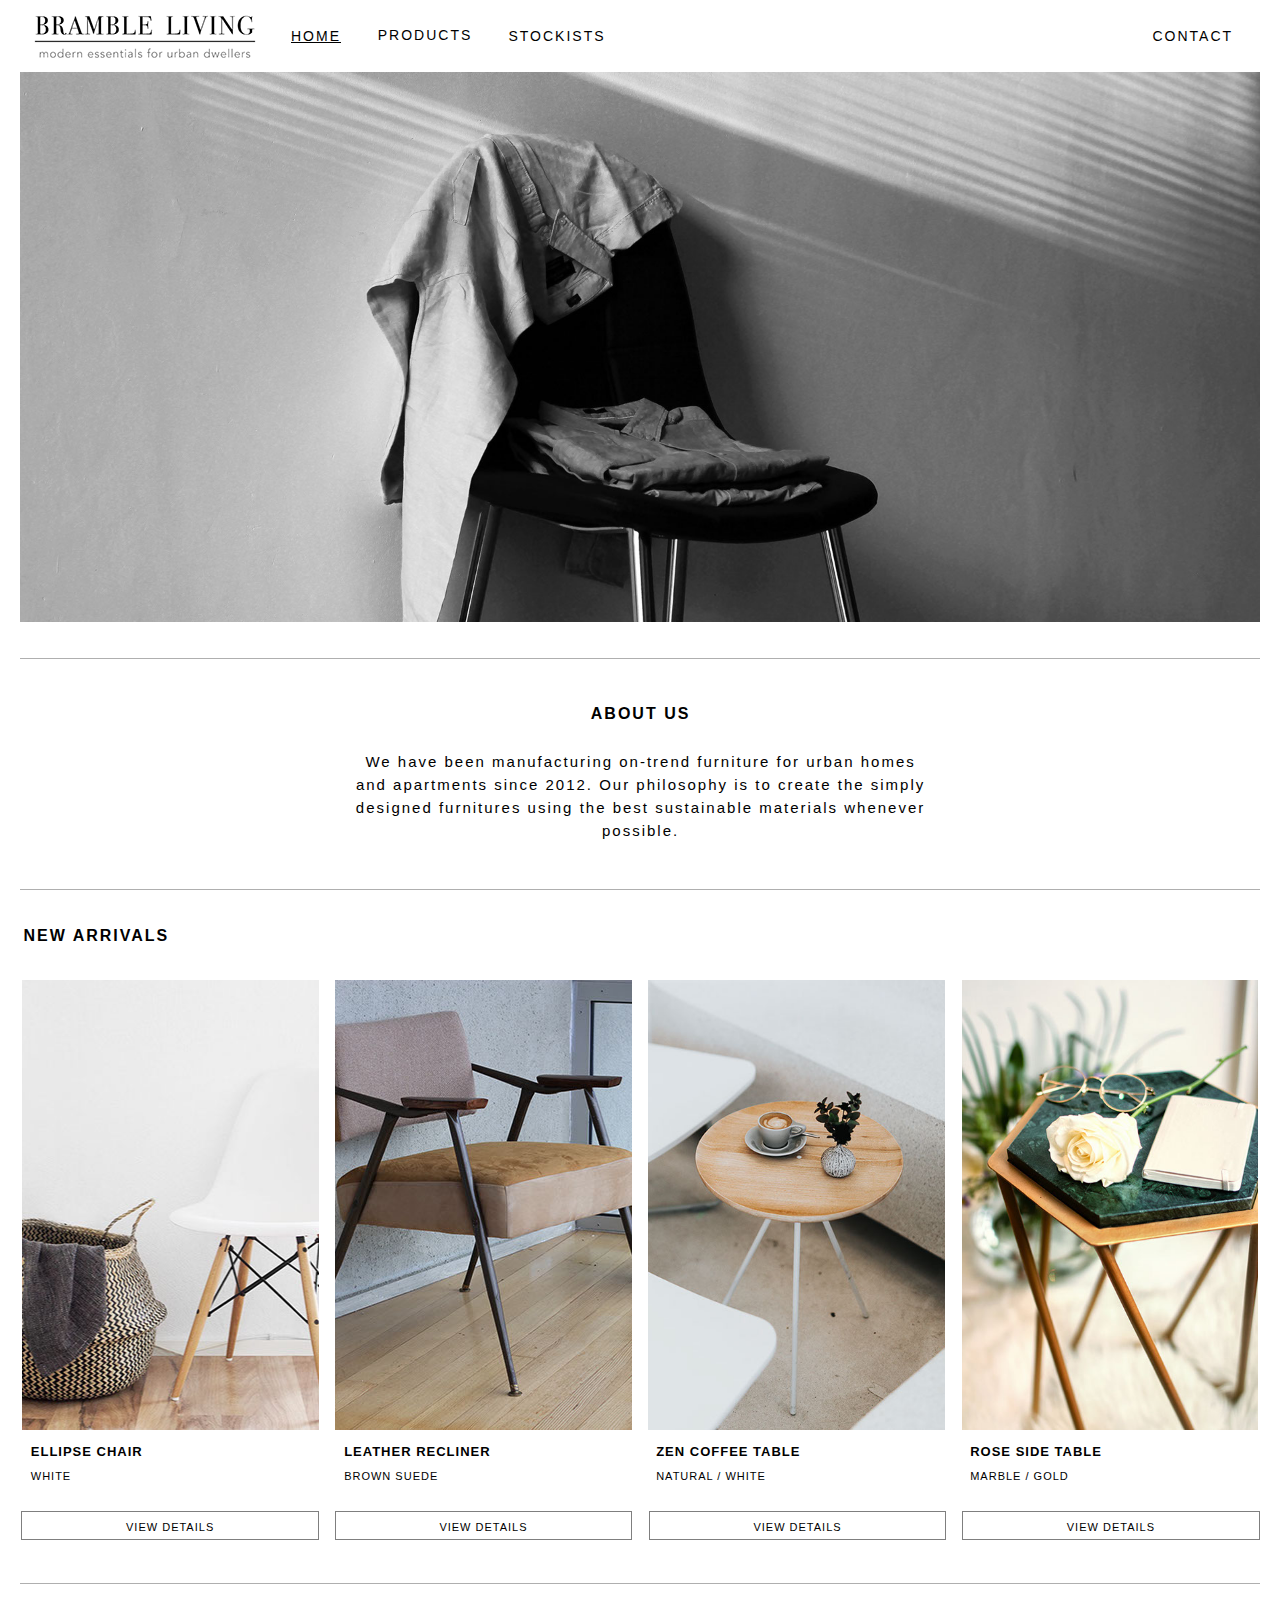
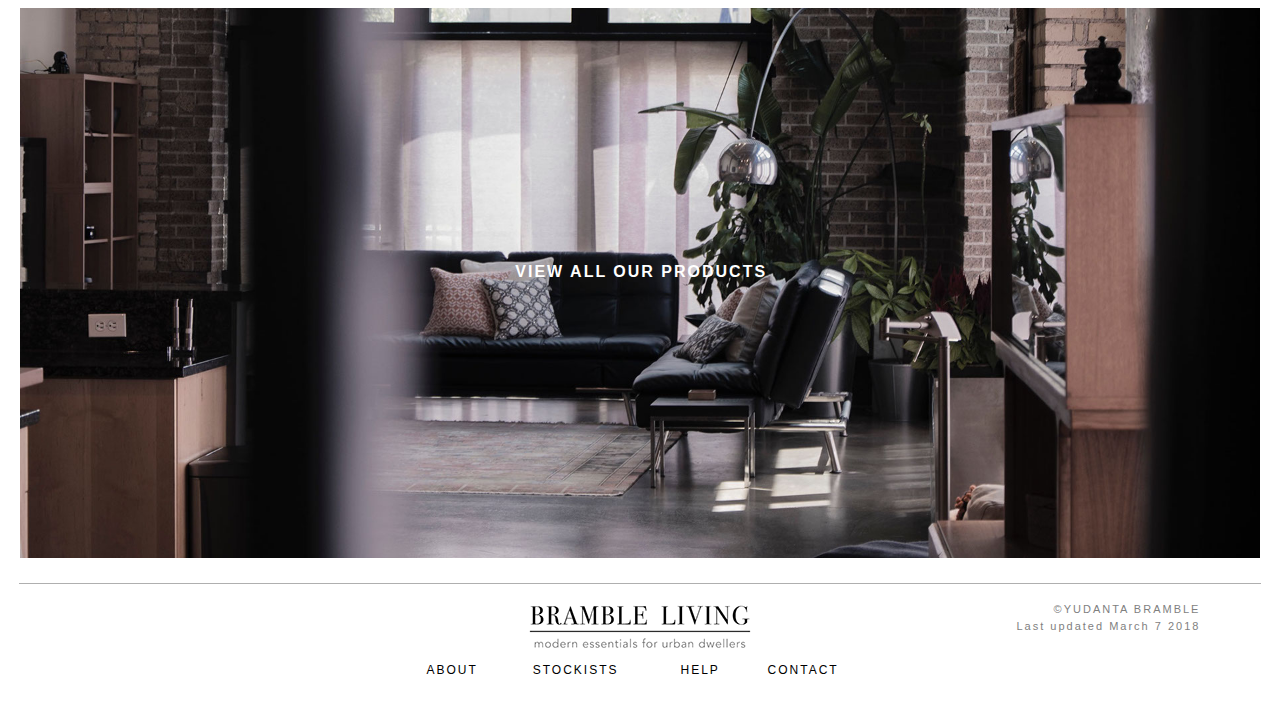
<file: index.html>
<!DOCTYPE html>
<html class="nojs html css_verticalspacer" lang="en-US">
 <head>

  <meta http-equiv="Content-type" content="text/html;charset=UTF-8"/>
  <meta name="generator" content="2018.0.0.379"/>
  <meta name="viewport" content="width=device-width, initial-scale=1.0"/>
  
  <script type="text/javascript">
   // Update the 'nojs'/'js' class on the html node
document.documentElement.className = document.documentElement.className.replace(/\bnojs\b/g, 'js');

// Check that all required assets are uploaded and up-to-date
if(typeof Muse == "undefined") window.Muse = {}; window.Muse.assets = {"required":["museutils.js", "museconfig.js", "jquery.musemenu.js", "jquery.musepolyfill.bgsize.js", "jquery.watch.js", "webpro.js", "musewpdisclosure.js", "jquery.museresponsive.js", "require.js", "index.css"], "outOfDate":[]};
</script>
  
  <title>Home</title>
  <!-- CSS -->
  <link rel="stylesheet" type="text/css" href="css/site_global.css?crc=444006867"/>
  <link rel="stylesheet" type="text/css" href="css/master_a-master.css?crc=3793830882"/>
  <link rel="stylesheet" type="text/css" href="css/index.css?crc=389019393" id="pagesheet"/>
  <!-- IE-only CSS -->
  <!--[if lt IE 9]>
  <link rel="stylesheet" type="text/css" href="css/nomq_preview_master_a-master.css?crc=278284680"/>
  <link rel="stylesheet" type="text/css" href="css/nomq_index.css?crc=3852842766" id="nomq_pagesheet"/>
  <![endif]-->
  <!-- JS includes -->
  <!--[if lt IE 9]>
  <script src="scripts/html5shiv.js?crc=4241844378" type="text/javascript"></script>
  <![endif]-->
   </head>
 <body>

  <div class="breakpoint active" id="bp_infinity" data-min-width="1151"><!-- responsive breakpoint node -->
   <div class="clearfix borderbox" id="page"><!-- group -->
    <div class="clearfix grpelem" id="ppu94"><!-- column -->
     <div class="clearfix colelem" id="pu94"><!-- group -->
      <a class="nonblock nontext MuseLinkActive clip_frame grpelem shared_content" id="u94" href="index.html" data-sizePolicy="fixed" data-pintopage="page_fixedLeft" data-content-guid="u94_content"><!-- image --><img class="block temp_no_img_src" id="u94_img" data-orig-src="images/bl_logo.png?crc=129639226" alt="" width="230" height="66" src="images/blank.gif?crc=4208392903"/></a>
      <div class="clearfix grpelem" id="u939"><!-- group -->
       <nav class="MenuBar clearfix grpelem" id="menuu359" data-sizePolicy="fixed" data-pintopage="page_fixedLeft"><!-- horizontal box -->
        <div class="MenuItemContainer clearfix grpelem" id="u367"><!-- vertical box -->
         <a class="nonblock nontext MenuItem MenuItemWithSubMenu MuseMenuActive clearfix colelem" id="u368" href="index.html"><!-- horizontal box --><div class="MenuItemLabel NoWrap clearfix grpelem" id="u369-4" data-sizePolicy="fixed" data-pintopage="page_fixedLeft"><!-- content --><p id="u369-2" class="shared_content" data-content-guid="u369-2_content"><span id="u369">home</span></p></div></a>
        </div>
       </nav>
       <nav class="MenuBar clearfix grpelem" id="menuu476" data-sizePolicy="fixed" data-pintopage="page_fixedLeft"><!-- horizontal box -->
        <div class="MenuItemContainer clearfix grpelem" id="u477"><!-- vertical box -->
         <a class="nonblock nontext MenuItem MenuItemWithSubMenu clearfix colelem" id="u478" href="products.html"><!-- horizontal box --><div class="MenuItemLabel NoWrap clearfix grpelem" id="u481-4" data-sizePolicy="fixed" data-pintopage="page_fixedLeft"><!-- content --><p id="u481-2" class="shared_content" data-content-guid="u481-2_content"><span id="u481">products</span></p></div></a>
        </div>
       </nav>
       <nav class="MenuBar clearfix grpelem" id="menuu500" data-sizePolicy="fixed" data-pintopage="page_fixedLeft"><!-- horizontal box -->
        <div class="MenuItemContainer clearfix grpelem" id="u501"><!-- vertical box -->
         <a class="nonblock nontext MenuItem MenuItemWithSubMenu clearfix colelem" id="u504" href="stockists.html"><!-- horizontal box --><div class="MenuItemLabel NoWrap clearfix grpelem" id="u506-4" data-sizePolicy="fixed" data-pintopage="page_fixedLeft"><!-- content --><p id="u506-2" class="shared_content" data-content-guid="u506-2_content"><span id="u506">stockists</span></p></div></a>
        </div>
       </nav>
      </div>
      <nav class="MenuBar clearfix grpelem" id="menuu561" data-sizePolicy="fixed" data-pintopage="page_fluidx"><!-- horizontal box -->
       <div class="MenuItemContainer clearfix grpelem" id="u562"><!-- vertical box -->
        <a class="nonblock nontext MenuItem MenuItemWithSubMenu clearfix colelem" id="u563" href="contact.html"><!-- horizontal box --><div class="MenuItemLabel NoWrap clearfix grpelem" id="u565-4" data-sizePolicy="fixed" data-pintopage="page_fixedLeft"><!-- content --><p id="u565-2" class="shared_content" data-content-guid="u565-2_content"><span id="u565">CONTACT</span></p></div></a>
       </div>
      </nav>
     </div>
     <div class="museBGSize colelem shared_content" id="u1274" data-content-guid="u1274_content"><!-- simple frame -->
      <div class="fluid_height_spacer"></div>
     </div>
     <div class="clearfix colelem shared_content" id="u1620" data-content-guid="u1620_content"><!-- column -->
      <div class="clearfix colelem" id="u1623-4" data-muse-temp-textContainer-sizePolicy="true" data-muse-temp-textContainer-pinning="true"><!-- content -->
       <h2 id="u1623-2">about us</h2>
      </div>
      <div class="clearfix colelem" id="u1634-4" data-muse-temp-textContainer-sizePolicy="true" data-muse-temp-textContainer-pinning="true"><!-- content -->
       <h2 id="u1634-2">We have been manufacturing on-trend furniture for urban homes and apartments since 2012. Our philosophy is to create the simply designed furnitures using the best sustainable materials whenever possible.</h2>
      </div>
     </div>
     <div class="clearfix colelem" id="u1674"><!-- group -->
      <div class="clearfix grpelem shared_content" id="pu1675-4" data-content-guid="pu1675-4_content"><!-- column -->
       <div class="clearfix colelem shared_content" id="u1675-4" data-muse-temp-textContainer-sizePolicy="true" data-muse-temp-textContainer-pinning="true" data-content-guid="u1675-4_content"><!-- content -->
        <h2 id="u1675-2"><span id="u1675">new arrivals</span></h2>
       </div>
       <div class="clearfix colelem shared_content" id="u1822" data-content-guid="u1822_content"><!-- column -->
        <a class="nonblock nontext museBGSize colelem" id="u1692" href="ellipse-chair.html"><!-- simple frame --></a>
        <a class="nonblock nontext clearfix colelem" id="u1807-6" href="ellipse-chair.html" data-muse-temp-textContainer-sizePolicy="true" data-muse-temp-textContainer-pinning="true"><!-- content --><p id="u1807-2">ELLIPSE CHAIR</p><p id="u1807-4"><span id="u1807-3">WHITE</span></p></a>
        <a class="nonblock nontext clearfix colelem" id="u1834-6" href="ellipse-chair.html" data-muse-temp-textContainer-sizePolicy="true" data-muse-temp-textContainer-pinning="true"><!-- content --><p id="u1834">&nbsp;</p><p id="u1834-2">&nbsp;</p><p id="u1834-4"><span id="u1834-3">view details</span></p></a>
       </div>
      </div>
      <div class="clearfix grpelem" id="u1825"><!-- column -->
       <a class="nonblock nontext museBGSize colelem" id="u1710" href="leather-recliner.html"><!-- simple frame --></a>
       <a class="nonblock nontext clearfix colelem" id="u1813-6" href="leather-recliner.html" data-muse-temp-textContainer-sizePolicy="true" data-muse-temp-textContainer-pinning="true"><!-- content --><p id="u1813-2">leather recliner</p><p id="u1813-4"><span id="u1813-3">brown suede</span></p></a>
       <a class="nonblock nontext clearfix colelem" id="u1837-6" href="leather-recliner.html" data-muse-temp-textContainer-sizePolicy="true" data-muse-temp-textContainer-pinning="true"><!-- content --><p>&nbsp;</p><p>&nbsp;</p><p><span id="u1837-3">view details</span></p></a>
      </div>
      <div class="clearfix grpelem shared_content" id="u1828" data-content-guid="u1828_content"><!-- column -->
       <a class="nonblock nontext museBGSize colelem" id="u1713" href="zen-coffee-table.html"><!-- simple frame --></a>
       <a class="nonblock nontext clearfix colelem" id="u1816-6" href="zen-coffee-table.html" data-muse-temp-textContainer-sizePolicy="true" data-muse-temp-textContainer-pinning="true"><!-- content --><p id="u1816-2">zen coffee table</p><p id="u1816-4"><span id="u1816-3">natural / white</span></p></a>
       <a class="nonblock nontext clearfix colelem" id="u1840-6" href="zen-coffee-table.html" data-muse-temp-textContainer-sizePolicy="true" data-muse-temp-textContainer-pinning="true"><!-- content --><p id="u1840">&nbsp;</p><p id="u1840-2">&nbsp;</p><p id="u1840-4"><span id="u1840-3">view details</span></p></a>
      </div>
      <div class="clearfix grpelem" id="u1831"><!-- column -->
       <a class="nonblock nontext museBGSize colelem" id="u1716" href="rose-side-table.html"><!-- simple frame --></a>
       <a class="nonblock nontext clearfix colelem" id="u1819-6" href="rose-side-table.html" data-muse-temp-textContainer-sizePolicy="true" data-muse-temp-textContainer-pinning="true"><!-- content --><p id="u1819-2">Rose side table</p><p id="u1819-4"><span id="u1819-3">marble / gold</span></p></a>
       <a class="nonblock nontext clearfix colelem" id="u1843-6" href="rose-side-table.html" data-muse-temp-textContainer-sizePolicy="true" data-muse-temp-textContainer-pinning="true"><!-- content --><p>&nbsp;</p><p>&nbsp;</p><p><span id="u1843-3">view details</span></p></a>
      </div>
     </div>
     <div class="pointer_cursor museBGSize clearfix colelem" id="u1796"><!-- group -->
      <a class="block shared_content" href="products.html" data-content-guid="u1796_0_content"><!-- Block link tag --></a>
      <a class="nonblock nontext clearfix grpelem" id="u24100-4" href="products.html" data-sizePolicy="fluidWidth" data-pintopage="page_fixedCenter"><!-- content --><h2 id="u24100-2" class="shared_content" data-content-guid="u24100-2_content">view all our products</h2></a>
     </div>
    </div>
    <div class="verticalspacer" data-offset-top="2414" data-content-above-spacer="2413" data-content-below-spacer="150" data-sizePolicy="fixed" data-pintopage="page_fixedLeft"></div>
    <div class="clearfix grpelem" id="u2068"><!-- group -->
     <div class="clearfix grpelem" id="pu1890"><!-- column -->
      <a class="nonblock nontext MuseLinkActive clip_frame colelem" id="u1890" href="index.html" data-sizePolicy="fixed" data-pintopage="page_fixedCenter" data-leftAdjustmentDoneBy="pu1890"><!-- image --><img class="block temp_no_img_src shared_content" id="u1890_img" data-orig-src="images/bl_logo.png?crc=129639226" alt="" width="230" height="66" src="images/blank.gif?crc=4208392903" data-content-guid="u1890_img_content"/></a>
      <div class="clearfix colelem" id="u2065"><!-- group -->
       <nav class="MenuBar clearfix grpelem" id="menuu1977" data-sizePolicy="fixed" data-pintopage="page_fixedCenter"><!-- horizontal box -->
        <div class="MenuItemContainer clearfix grpelem" id="u1978"><!-- vertical box -->
         <a class="nonblock nontext MenuItem MenuItemWithSubMenu clearfix colelem" id="u1979" href="about.html"><!-- horizontal box --><div class="MenuItemLabel NoWrap clearfix grpelem" id="u1980-4" data-sizePolicy="fixed" data-pintopage="page_fixedLeft"><!-- content --><p class="shared_content" data-content-guid="u1980-4_0_content">about</p></div></a>
        </div>
       </nav>
       <nav class="MenuBar clearfix grpelem" id="menuu1985" data-sizePolicy="fixed" data-pintopage="page_fixedCenter"><!-- horizontal box -->
        <div class="MenuItemContainer clearfix grpelem" id="u1986"><!-- vertical box -->
         <a class="nonblock nontext MenuItem MenuItemWithSubMenu clearfix colelem" id="u1987" href="stockists.html"><!-- horizontal box --><div class="MenuItemLabel NoWrap clearfix grpelem" id="u1990-4" data-sizePolicy="fixed" data-pintopage="page_fixedLeft"><!-- content --><p class="shared_content" data-content-guid="u1990-4_0_content">stockists</p></div></a>
        </div>
       </nav>
       <nav class="MenuBar clearfix grpelem" id="menuu1969" data-sizePolicy="fixed" data-pintopage="page_fixedCenter"><!-- horizontal box -->
        <div class="MenuItemContainer clearfix grpelem" id="u1970"><!-- vertical box -->
         <a class="nonblock nontext MenuItem MenuItemWithSubMenu clearfix colelem" id="u1973" href="help.html"><!-- horizontal box --><div class="MenuItemLabel NoWrap clearfix grpelem" id="u1976-4" data-sizePolicy="fixed" data-pintopage="page_fixedLeft"><!-- content --><p class="shared_content" data-content-guid="u1976-4_0_content">help</p></div></a>
        </div>
       </nav>
       <nav class="MenuBar clearfix grpelem" id="menuu2041" data-sizePolicy="fixed" data-pintopage="page_fixedCenter"><!-- horizontal box -->
        <div class="MenuItemContainer clearfix grpelem" id="u2042"><!-- vertical box -->
         <a class="nonblock nontext MenuItem MenuItemWithSubMenu clearfix colelem" id="u2045" href="contact.html"><!-- horizontal box --><div class="MenuItemLabel NoWrap clearfix grpelem" id="u2047-4" data-sizePolicy="fixed" data-pintopage="page_fixedLeft"><!-- content --><p class="shared_content" data-content-guid="u2047-4_0_content">contact</p></div></a>
        </div>
       </nav>
      </div>
     </div>
     <div class="clearfix grpelem" id="u2122-6" data-sizePolicy="fixed" data-pintopage="page_fixedRight"><!-- content -->
      <p id="u2122-2" class="shared_content" data-content-guid="u2122-2_content">©YUDANTA BRAMBLE</p>
      <p id="u2122-4" class="shared_content" data-content-guid="u2122-4_content">Last updated March 7 2018</p>
     </div>
    </div>
   </div>
  </div>
  <div class="breakpoint" id="bp_1150" data-min-width="701" data-max-width="1150"><!-- responsive breakpoint node -->
   <div class="clearfix borderbox temp_no_id" data-orig-id="page"><!-- group -->
    <div class="clearfix grpelem temp_no_id" data-orig-id="ppu94"><!-- column -->
     <div class="clearfix colelem temp_no_id" data-orig-id="pu94"><!-- group -->
      <span class="nonblock nontext MuseLinkActive clip_frame grpelem placeholder" data-placeholder-for="u94_content"><!-- placeholder node --></span>
      <div class="clearfix grpelem temp_no_id" data-orig-id="u939"><!-- group -->
       <nav class="MenuBar clearfix grpelem temp_no_id" data-sizePolicy="fixed" data-pintopage="page_fixedLeft" data-orig-id="menuu359"><!-- horizontal box -->
        <div class="MenuItemContainer clearfix grpelem temp_no_id" data-orig-id="u367"><!-- vertical box -->
         <a class="nonblock nontext MenuItem MenuItemWithSubMenu MuseMenuActive clearfix colelem temp_no_id" href="index.html" data-orig-id="u368"><!-- horizontal box --><div class="MenuItemLabel NoWrap clearfix grpelem temp_no_id" data-sizePolicy="fixed" data-pintopage="page_fixedLeft" data-orig-id="u369-4"><!-- content --><span class="placeholder" data-placeholder-for="u369-2_content"><!-- placeholder node --></span></div></a>
        </div>
       </nav>
       <nav class="MenuBar clearfix grpelem temp_no_id" data-sizePolicy="fixed" data-pintopage="page_fixedLeft" data-orig-id="menuu476"><!-- horizontal box -->
        <div class="MenuItemContainer clearfix grpelem temp_no_id" data-orig-id="u477"><!-- vertical box -->
         <a class="nonblock nontext MenuItem MenuItemWithSubMenu clearfix colelem temp_no_id" href="products.html" data-orig-id="u478"><!-- horizontal box --><div class="MenuItemLabel NoWrap clearfix grpelem temp_no_id" data-sizePolicy="fixed" data-pintopage="page_fixedLeft" data-orig-id="u481-4"><!-- content --><span class="placeholder" data-placeholder-for="u481-2_content"><!-- placeholder node --></span></div></a>
        </div>
       </nav>
       <nav class="MenuBar clearfix grpelem temp_no_id" data-sizePolicy="fixed" data-pintopage="page_fixedLeft" data-orig-id="menuu500"><!-- horizontal box -->
        <div class="MenuItemContainer clearfix grpelem temp_no_id" data-orig-id="u501"><!-- vertical box -->
         <a class="nonblock nontext MenuItem MenuItemWithSubMenu clearfix colelem temp_no_id" href="stockists.html" data-orig-id="u504"><!-- horizontal box --><div class="MenuItemLabel NoWrap clearfix grpelem temp_no_id" data-sizePolicy="fixed" data-pintopage="page_fixedLeft" data-orig-id="u506-4"><!-- content --><span class="placeholder" data-placeholder-for="u506-2_content"><!-- placeholder node --></span></div></a>
        </div>
       </nav>
      </div>
      <nav class="MenuBar clearfix grpelem temp_no_id" data-sizePolicy="fixed" data-pintopage="page_fixedLeft" data-orig-id="menuu561"><!-- horizontal box -->
       <div class="MenuItemContainer clearfix grpelem temp_no_id" data-orig-id="u562"><!-- vertical box -->
        <a class="nonblock nontext MenuItem MenuItemWithSubMenu clearfix colelem temp_no_id" href="contact.html" data-orig-id="u563"><!-- horizontal box --><div class="MenuItemLabel NoWrap clearfix grpelem temp_no_id" data-sizePolicy="fixed" data-pintopage="page_fixedLeft" data-orig-id="u565-4"><!-- content --><span class="placeholder" data-placeholder-for="u565-2_content"><!-- placeholder node --></span></div></a>
       </div>
      </nav>
     </div>
     <span class="museBGSize colelem placeholder" data-placeholder-for="u1274_content"><!-- placeholder node --></span>
     <span class="clearfix colelem placeholder" data-placeholder-for="u1620_content"><!-- placeholder node --></span>
     <div class="clearfix colelem temp_no_id" data-orig-id="u1674"><!-- group -->
      <span class="clearfix grpelem placeholder" data-placeholder-for="pu1675-4_content"><!-- placeholder node --></span>
      <span class="clearfix grpelem placeholder" data-placeholder-for="u1828_content"><!-- placeholder node --></span>
     </div>
     <div class="pointer_cursor museBGSize clearfix colelem temp_no_id" data-orig-id="u1796"><!-- group -->
      <span class="block placeholder" data-placeholder-for="u1796_0_content"><!-- placeholder node --></span>
      <a class="nonblock nontext clearfix grpelem temp_no_id" href="products.html" data-muse-temp-textContainer-sizePolicy="true" data-muse-temp-textContainer-pinning="true" data-orig-id="u24100-4"><!-- content --><span class="placeholder" data-placeholder-for="u24100-2_content"><!-- placeholder node --></span></a>
     </div>
    </div>
    <div class="verticalspacer" data-offset-top="2026" data-content-above-spacer="2025" data-content-below-spacer="202" data-sizePolicy="fixed" data-pintopage="page_fixedLeft"></div>
    <div class="clearfix grpelem" id="pu2068"><!-- column -->
     <div class="clearfix colelem temp_no_id" data-orig-id="u2068"><!-- column -->
      <a class="nonblock nontext MuseLinkActive clip_frame colelem temp_no_id" href="index.html" data-sizePolicy="fixed" data-pintopage="page_fixedCenter" data-orig-id="u1890"><!-- image --><span class="block placeholder" data-placeholder-for="u1890_img_content"><!-- placeholder node --></span></a>
      <div class="clearfix colelem temp_no_id" data-orig-id="u2065"><!-- group -->
       <nav class="MenuBar clearfix grpelem temp_no_id" data-sizePolicy="fixed" data-pintopage="page_fixedCenter" data-orig-id="menuu1977"><!-- horizontal box -->
        <div class="MenuItemContainer clearfix grpelem temp_no_id" data-orig-id="u1978"><!-- vertical box -->
         <a class="nonblock nontext MenuItem MenuItemWithSubMenu clearfix colelem temp_no_id" href="about.html" data-orig-id="u1979"><!-- horizontal box --><div class="MenuItemLabel NoWrap clearfix grpelem temp_no_id" data-sizePolicy="fixed" data-pintopage="page_fixedLeft" data-orig-id="u1980-4"><!-- content --><span class="placeholder" data-placeholder-for="u1980-4_0_content"><!-- placeholder node --></span></div></a>
        </div>
       </nav>
       <nav class="MenuBar clearfix grpelem temp_no_id" data-sizePolicy="fixed" data-pintopage="page_fixedCenter" data-orig-id="menuu1985"><!-- horizontal box -->
        <div class="MenuItemContainer clearfix grpelem temp_no_id" data-orig-id="u1986"><!-- vertical box -->
         <a class="nonblock nontext MenuItem MenuItemWithSubMenu clearfix colelem temp_no_id" href="stockists.html" data-orig-id="u1987"><!-- horizontal box --><div class="MenuItemLabel NoWrap clearfix grpelem temp_no_id" data-sizePolicy="fixed" data-pintopage="page_fixedLeft" data-orig-id="u1990-4"><!-- content --><span class="placeholder" data-placeholder-for="u1990-4_0_content"><!-- placeholder node --></span></div></a>
        </div>
       </nav>
       <nav class="MenuBar clearfix grpelem temp_no_id" data-sizePolicy="fixed" data-pintopage="page_fixedCenter" data-orig-id="menuu1969"><!-- horizontal box -->
        <div class="MenuItemContainer clearfix grpelem temp_no_id" data-orig-id="u1970"><!-- vertical box -->
         <a class="nonblock nontext MenuItem MenuItemWithSubMenu clearfix colelem temp_no_id" href="help.html" data-orig-id="u1973"><!-- horizontal box --><div class="MenuItemLabel NoWrap clearfix grpelem temp_no_id" data-sizePolicy="fixed" data-pintopage="page_fixedLeft" data-orig-id="u1976-4"><!-- content --><span class="placeholder" data-placeholder-for="u1976-4_0_content"><!-- placeholder node --></span></div></a>
        </div>
       </nav>
       <nav class="MenuBar clearfix grpelem temp_no_id" data-sizePolicy="fixed" data-pintopage="page_fixedCenter" data-orig-id="menuu2041"><!-- horizontal box -->
        <div class="MenuItemContainer clearfix grpelem temp_no_id" data-orig-id="u2042"><!-- vertical box -->
         <a class="nonblock nontext MenuItem MenuItemWithSubMenu clearfix colelem temp_no_id" href="contact.html" data-orig-id="u2045"><!-- horizontal box --><div class="MenuItemLabel NoWrap clearfix grpelem temp_no_id" data-sizePolicy="fixed" data-pintopage="page_fixedLeft" data-orig-id="u2047-4"><!-- content --><span class="placeholder" data-placeholder-for="u2047-4_0_content"><!-- placeholder node --></span></div></a>
        </div>
       </nav>
      </div>
     </div>
     <div class="clearfix colelem temp_no_id" data-sizePolicy="fixed" data-pintopage="page_fixedCenter" data-orig-id="u2122-6"><!-- content -->
      <span class="placeholder" data-placeholder-for="u2122-2_content"><!-- placeholder node --></span>
      <span class="placeholder" data-placeholder-for="u2122-4_content"><!-- placeholder node --></span>
     </div>
    </div>
   </div>
  </div>
  <div class="breakpoint" id="bp_700" data-min-width="626" data-max-width="700"><!-- responsive breakpoint node -->
   <div class="clearfix borderbox temp_no_id" data-orig-id="page"><!-- group -->
    <div class="clearfix grpelem temp_no_id" data-orig-id="pu94"><!-- column -->
     <span class="nonblock nontext MuseLinkActive clip_frame colelem placeholder" data-placeholder-for="u94_content"><!-- placeholder node --></span>
     <div class="clearfix colelem" id="pu1620"><!-- group -->
      <span class="clearfix grpelem placeholder" data-placeholder-for="u1620_content"><!-- placeholder node --></span>
      <span class="museBGSize grpelem placeholder" data-placeholder-for="u1274_content"><!-- placeholder node --></span>
      <div class="accordion_wrapper grpelem" id="accordionu8616wrapper"><!-- vertical box -->
       <ul class="AccordionWidget clearfix" id="accordionu8616" data-visibility="changed" style="visibility:hidden" data-sizePolicy="fluidWidth" data-pintopage="page_fixedRight" data-leftAdjustmentDoneBy="accordionu8616wrapper"><!-- column -->
        <li class="AccordionPanel clearfix colelem" id="u8617"><!-- vertical box --><div class="AccordionPanelTab borderbox museBGSize clearfix colelem" id="u8618-3" data-muse-temp-textContainer-sizePolicy="true" data-muse-temp-textContainer-pinning="true"><!-- content --><div id="u8618-2" class="shared_content" data-content-guid="u8618-2_content"><p>&nbsp;</p></div></div><div class="AccordionPanelContent disn clearfix colelem" id="u8619"><!-- group --><div class="clearfix grpelem shared_content" id="u8620-3" data-muse-temp-textContainer-sizePolicy="true" data-muse-temp-textContainer-pinning="true" data-content-guid="u8620-3_content"><!-- content --><p>&nbsp;</p></div><nav class="MenuBar clearfix grpelem" id="menuu9592"><!-- vertical box --><div class="MenuItemContainer clearfix colelem" id="u9600"><!-- horizontal box --><a class="nonblock nontext MenuItem MenuItemWithSubMenu MuseMenuActive borderbox clearfix grpelem" id="u9603" href="index.html"><!-- horizontal box --><div class="MenuItemLabel clearfix grpelem" id="u9606-4" data-muse-temp-textContainer-sizePolicy="true" data-muse-temp-textContainer-pinning="true"><!-- content --><p id="u9606-2" class="shared_content" data-content-guid="u9606-2_content"><span id="u9606">Home</span></p></div></a></div><div class="MenuItemContainer clearfix colelem" id="u10348"><!-- horizontal box --><a class="nonblock nontext MenuItem MenuItemWithSubMenu borderbox clearfix grpelem" id="u10372" href="products.html"><!-- horizontal box --><div class="MenuItemLabel clearfix grpelem" id="u10375-4" data-muse-temp-textContainer-sizePolicy="true" data-muse-temp-textContainer-pinning="true"><!-- content --><p id="u10375-2" class="shared_content" data-content-guid="u10375-2_content"><span id="u10375">Products</span></p></div></a><div class="SubMenu MenuLevel1 clearfix" id="u10349"><!-- vertical box --><ul class="SubMenuView clearfix colelem" id="u10350"><!-- vertical box --><li class="MenuItemContainer clearfix colelem" id="u10544"><!-- horizontal box --><a class="nonblock nontext MenuItem MenuItemWithSubMenu clearfix grpelem" id="u10548" href="ellipse-chair.html"><!-- horizontal box --><div class="MenuItemLabel clearfix grpelem" id="u10556-4" data-muse-temp-textContainer-sizePolicy="true" data-muse-temp-textContainer-pinning="true"><!-- content --><div id="u10556-3" class="shared_content" data-content-guid="u10556-3_content"><p>Ellipse Chair</p></div></div></a></li><li class="MenuItemContainer clearfix colelem" id="u25862"><!-- horizontal box --><a class="nonblock nontext MenuItem MenuItemWithSubMenu clearfix grpelem" id="u25865" href="leather-recliner.html"><!-- horizontal box --><div class="MenuItemLabel clearfix grpelem" id="u25866-4" data-muse-temp-textContainer-sizePolicy="true" data-muse-temp-textContainer-pinning="true"><!-- content --><div id="u25866-3" class="shared_content" data-content-guid="u25866-3_content"><p>Leather Recliner</p></div></div></a></li><li class="MenuItemContainer clearfix colelem" id="u28470"><!-- horizontal box --><a class="nonblock nontext MenuItem MenuItemWithSubMenu clearfix grpelem" id="u28471" href="circle-stool.html"><!-- horizontal box --><div class="MenuItemLabel clearfix grpelem" id="u28473-4" data-muse-temp-textContainer-sizePolicy="true" data-muse-temp-textContainer-pinning="true"><!-- content --><div id="u28473-3" class="shared_content" data-content-guid="u28473-3_content"><p>Circle Stool</p></div></div></a></li><li class="MenuItemContainer clearfix colelem" id="u28933"><!-- horizontal box --><a class="nonblock nontext MenuItem MenuItemWithSubMenu clearfix grpelem" id="u28934" href="ellipse-dining.html"><!-- horizontal box --><div class="MenuItemLabel clearfix grpelem" id="u28937-4" data-muse-temp-textContainer-sizePolicy="true" data-muse-temp-textContainer-pinning="true"><!-- content --><div id="u28937-3" class="shared_content" data-content-guid="u28937-3_content"><p>Ellipse Dining</p></div></div></a></li><li class="MenuItemContainer clearfix colelem" id="u28063"><!-- horizontal box --><a class="nonblock nontext MenuItem MenuItemWithSubMenu clearfix grpelem" id="u28066" href="hex-coffee-table.html"><!-- horizontal box --><div class="MenuItemLabel clearfix grpelem" id="u28067-4" data-muse-temp-textContainer-sizePolicy="true" data-muse-temp-textContainer-pinning="true"><!-- content --><div id="u28067-3" class="shared_content" data-content-guid="u28067-3_content"><p>Hex Coffee Table</p></div></div></a></li><li class="MenuItemContainer clearfix colelem" id="u26149"><!-- horizontal box --><a class="nonblock nontext MenuItem MenuItemWithSubMenu clearfix grpelem" id="u26150" href="zen-coffee-table.html"><!-- horizontal box --><div class="MenuItemLabel clearfix grpelem" id="u26152-4" data-muse-temp-textContainer-sizePolicy="true" data-muse-temp-textContainer-pinning="true"><!-- content --><div id="u26152-3" class="shared_content" data-content-guid="u26152-3_content"><p>Zen Coffee Table</p></div></div></a></li><li class="MenuItemContainer clearfix colelem" id="u26754"><!-- horizontal box --><a class="nonblock nontext MenuItem MenuItemWithSubMenu clearfix grpelem" id="u26757" href="rose-side-table.html"><!-- horizontal box --><div class="MenuItemLabel clearfix grpelem" id="u26758-4" data-muse-temp-textContainer-sizePolicy="true" data-muse-temp-textContainer-pinning="true"><!-- content --><div id="u26758-3" class="shared_content" data-content-guid="u26758-3_content"><p>Rose Side Table</p></div></div></a></li></ul></div></div><div class="MenuItemContainer clearfix colelem" id="u10593"><!-- horizontal box --><a class="nonblock nontext MenuItem MenuItemWithSubMenu borderbox clearfix grpelem" id="u10594" href="stockists.html"><!-- horizontal box --><div class="MenuItemLabel clearfix grpelem" id="u10596-4" data-muse-temp-textContainer-sizePolicy="true" data-muse-temp-textContainer-pinning="true"><!-- content --><p id="u10596-2" class="shared_content" data-content-guid="u10596-2_content"><span id="u10596">Stockists</span></p></div></a></div><div class="MenuItemContainer clearfix colelem" id="u10691"><!-- horizontal box --><a class="nonblock nontext MenuItem MenuItemWithSubMenu borderbox clearfix grpelem" id="u10692" href="contact.html"><!-- horizontal box --><div class="MenuItemLabel clearfix grpelem" id="u10695-4" data-muse-temp-textContainer-sizePolicy="true" data-muse-temp-textContainer-pinning="true"><!-- content --><p id="u10695-2" class="shared_content" data-content-guid="u10695-2_content"><span id="u10695">Contact</span></p></div></a></div><div class="MenuItemContainer clearfix colelem" id="u10740"><!-- horizontal box --><a class="nonblock nontext MenuItem MenuItemWithSubMenu borderbox clearfix grpelem" id="u10743" href="about.html"><!-- horizontal box --><div class="MenuItemLabel clearfix grpelem" id="u10745-4" data-muse-temp-textContainer-sizePolicy="true" data-muse-temp-textContainer-pinning="true"><!-- content --><p id="u10745-2" class="shared_content" data-content-guid="u10745-2_content"><span id="u10745">About</span></p></div></a></div><div class="MenuItemContainer clearfix colelem" id="u10054"><!-- horizontal box --><a class="nonblock nontext MenuItem MenuItemWithSubMenu borderbox clearfix grpelem" id="u10092" href="help.html"><!-- horizontal box --><div class="MenuItemLabel clearfix grpelem" id="u10095-4" data-muse-temp-textContainer-sizePolicy="true" data-muse-temp-textContainer-pinning="true"><!-- content --><p id="u10095-2" class="shared_content" data-content-guid="u10095-2_content"><span id="u10095">Help</span></p></div></a></div></nav></div></li>
       </ul>
      </div>
     </div>
     <div class="clearfix colelem temp_no_id" data-orig-id="u1674"><!-- group -->
      <span class="clearfix grpelem placeholder" data-placeholder-for="pu1675-4_content"><!-- placeholder node --></span>
      <span class="clearfix grpelem placeholder" data-placeholder-for="u1828_content"><!-- placeholder node --></span>
     </div>
     <div class="pointer_cursor museBGSize clearfix colelem temp_no_id" data-orig-id="u1796"><!-- group -->
      <span class="block placeholder" data-placeholder-for="u1796_0_content"><!-- placeholder node --></span>
      <a class="nonblock nontext clearfix grpelem temp_no_id" href="products.html" data-muse-temp-textContainer-sizePolicy="true" data-muse-temp-textContainer-pinning="true" data-orig-id="u24100-4"><!-- content --><span class="placeholder" data-placeholder-for="u24100-2_content"><!-- placeholder node --></span></a>
     </div>
    </div>
    <div class="verticalspacer" data-offset-top="1896" data-content-above-spacer="1895" data-content-below-spacer="202" data-sizePolicy="fixed" data-pintopage="page_fixedLeft"></div>
    <div class="clearfix grpelem temp_no_id" data-orig-id="pu2068"><!-- column -->
     <div class="clearfix colelem temp_no_id" data-orig-id="u2068"><!-- column -->
      <a class="nonblock nontext MuseLinkActive clip_frame colelem temp_no_id" href="index.html" data-sizePolicy="fixed" data-pintopage="page_fixedCenter" data-orig-id="u1890"><!-- image --><span class="block placeholder" data-placeholder-for="u1890_img_content"><!-- placeholder node --></span></a>
      <div class="clearfix colelem temp_no_id" data-orig-id="u2065"><!-- group -->
       <nav class="MenuBar clearfix grpelem temp_no_id" data-sizePolicy="fixed" data-pintopage="page_fixedCenter" data-orig-id="menuu1977"><!-- horizontal box -->
        <div class="MenuItemContainer clearfix grpelem temp_no_id" data-orig-id="u1978"><!-- vertical box -->
         <a class="nonblock nontext MenuItem MenuItemWithSubMenu clearfix colelem temp_no_id" href="about.html" data-orig-id="u1979"><!-- horizontal box --><div class="MenuItemLabel NoWrap clearfix grpelem temp_no_id" data-sizePolicy="fixed" data-pintopage="page_fixedLeft" data-orig-id="u1980-4"><!-- content --><span class="placeholder" data-placeholder-for="u1980-4_0_content"><!-- placeholder node --></span></div></a>
        </div>
       </nav>
       <nav class="MenuBar clearfix grpelem temp_no_id" data-sizePolicy="fixed" data-pintopage="page_fixedCenter" data-orig-id="menuu1985"><!-- horizontal box -->
        <div class="MenuItemContainer clearfix grpelem temp_no_id" data-orig-id="u1986"><!-- vertical box -->
         <a class="nonblock nontext MenuItem MenuItemWithSubMenu clearfix colelem temp_no_id" href="stockists.html" data-orig-id="u1987"><!-- horizontal box --><div class="MenuItemLabel NoWrap clearfix grpelem temp_no_id" data-sizePolicy="fixed" data-pintopage="page_fixedLeft" data-orig-id="u1990-4"><!-- content --><span class="placeholder" data-placeholder-for="u1990-4_0_content"><!-- placeholder node --></span></div></a>
        </div>
       </nav>
       <nav class="MenuBar clearfix grpelem temp_no_id" data-sizePolicy="fixed" data-pintopage="page_fixedCenter" data-orig-id="menuu1969"><!-- horizontal box -->
        <div class="MenuItemContainer clearfix grpelem temp_no_id" data-orig-id="u1970"><!-- vertical box -->
         <a class="nonblock nontext MenuItem MenuItemWithSubMenu clearfix colelem temp_no_id" href="help.html" data-orig-id="u1973"><!-- horizontal box --><div class="MenuItemLabel NoWrap clearfix grpelem temp_no_id" data-sizePolicy="fixed" data-pintopage="page_fixedLeft" data-orig-id="u1976-4"><!-- content --><span class="placeholder" data-placeholder-for="u1976-4_0_content"><!-- placeholder node --></span></div></a>
        </div>
       </nav>
       <nav class="MenuBar clearfix grpelem temp_no_id" data-sizePolicy="fixed" data-pintopage="page_fixedCenter" data-orig-id="menuu2041"><!-- horizontal box -->
        <div class="MenuItemContainer clearfix grpelem temp_no_id" data-orig-id="u2042"><!-- vertical box -->
         <a class="nonblock nontext MenuItem MenuItemWithSubMenu clearfix colelem temp_no_id" href="contact.html" data-orig-id="u2045"><!-- horizontal box --><div class="MenuItemLabel NoWrap clearfix grpelem temp_no_id" data-sizePolicy="fixed" data-pintopage="page_fixedLeft" data-orig-id="u2047-4"><!-- content --><span class="placeholder" data-placeholder-for="u2047-4_0_content"><!-- placeholder node --></span></div></a>
        </div>
       </nav>
      </div>
     </div>
     <div class="clearfix colelem temp_no_id" data-sizePolicy="fixed" data-pintopage="page_fixedCenter" data-orig-id="u2122-6"><!-- content -->
      <span class="placeholder" data-placeholder-for="u2122-2_content"><!-- placeholder node --></span>
      <span class="placeholder" data-placeholder-for="u2122-4_content"><!-- placeholder node --></span>
     </div>
    </div>
   </div>
  </div>
  <div class="breakpoint" id="bp_625" data-max-width="625"><!-- responsive breakpoint node -->
   <div class="clearfix borderbox temp_no_id" data-orig-id="page"><!-- group -->
    <div class="clearfix grpelem temp_no_id" data-orig-id="pu94"><!-- column -->
     <span class="nonblock nontext MuseLinkActive clip_frame colelem placeholder" data-placeholder-for="u94_content"><!-- placeholder node --></span>
     <div class="clearfix colelem" id="pu1274"><!-- group -->
      <span class="museBGSize grpelem placeholder" data-placeholder-for="u1274_content"><!-- placeholder node --></span>
      <div class="accordion_wrapper grpelem temp_no_id" data-orig-id="accordionu8616wrapper"><!-- vertical box -->
       <ul class="AccordionWidget clearfix temp_no_id" data-visibility="changed" style="visibility:hidden" data-sizePolicy="fluidWidth" data-pintopage="page_fixedRight" data-leftAdjustmentDoneBy="accordionu8616wrapper" data-orig-id="accordionu8616"><!-- column -->
        <li class="AccordionPanel clearfix colelem temp_no_id" data-orig-id="u8617"><!-- vertical box --><div class="AccordionPanelTab borderbox museBGSize clearfix colelem temp_no_id" data-muse-temp-textContainer-sizePolicy="true" data-muse-temp-textContainer-pinning="true" data-orig-id="u8618-3"><!-- content --><span class="placeholder" data-placeholder-for="u8618-2_content"><!-- placeholder node --></span></div><div class="AccordionPanelContent disn clearfix colelem temp_no_id" data-orig-id="u8619"><!-- group --><span class="clearfix grpelem placeholder" data-placeholder-for="u8620-3_content"><!-- placeholder node --></span><nav class="MenuBar clearfix grpelem temp_no_id" data-orig-id="menuu9592"><!-- vertical box --><div class="MenuItemContainer clearfix colelem temp_no_id" data-orig-id="u9600"><!-- horizontal box --><a class="nonblock nontext MenuItem MenuItemWithSubMenu MuseMenuActive borderbox clearfix grpelem temp_no_id" href="index.html" data-orig-id="u9603"><!-- horizontal box --><div class="MenuItemLabel clearfix grpelem temp_no_id" data-muse-temp-textContainer-sizePolicy="true" data-muse-temp-textContainer-pinning="true" data-orig-id="u9606-4"><!-- content --><span class="placeholder" data-placeholder-for="u9606-2_content"><!-- placeholder node --></span></div></a></div><div class="MenuItemContainer clearfix colelem temp_no_id" data-orig-id="u10348"><!-- horizontal box --><a class="nonblock nontext MenuItem MenuItemWithSubMenu borderbox clearfix grpelem temp_no_id" href="products.html" data-orig-id="u10372"><!-- horizontal box --><div class="MenuItemLabel clearfix grpelem temp_no_id" data-muse-temp-textContainer-sizePolicy="true" data-muse-temp-textContainer-pinning="true" data-orig-id="u10375-4"><!-- content --><span class="placeholder" data-placeholder-for="u10375-2_content"><!-- placeholder node --></span></div></a><div class="SubMenu MenuLevel1 clearfix temp_no_id" data-orig-id="u10349"><!-- vertical box --><ul class="SubMenuView clearfix colelem temp_no_id" data-orig-id="u10350"><!-- vertical box --><li class="MenuItemContainer clearfix colelem temp_no_id" data-orig-id="u10544"><!-- horizontal box --><a class="nonblock nontext MenuItem MenuItemWithSubMenu clearfix grpelem temp_no_id" href="ellipse-chair.html" data-orig-id="u10548"><!-- horizontal box --><div class="MenuItemLabel clearfix grpelem temp_no_id" data-muse-temp-textContainer-sizePolicy="true" data-muse-temp-textContainer-pinning="true" data-orig-id="u10556-4"><!-- content --><span class="placeholder" data-placeholder-for="u10556-3_content"><!-- placeholder node --></span></div></a></li><li class="MenuItemContainer clearfix colelem temp_no_id" data-orig-id="u25862"><!-- horizontal box --><a class="nonblock nontext MenuItem MenuItemWithSubMenu clearfix grpelem temp_no_id" href="leather-recliner.html" data-orig-id="u25865"><!-- horizontal box --><div class="MenuItemLabel clearfix grpelem temp_no_id" data-muse-temp-textContainer-sizePolicy="true" data-muse-temp-textContainer-pinning="true" data-orig-id="u25866-4"><!-- content --><span class="placeholder" data-placeholder-for="u25866-3_content"><!-- placeholder node --></span></div></a></li><li class="MenuItemContainer clearfix colelem temp_no_id" data-orig-id="u28470"><!-- horizontal box --><a class="nonblock nontext MenuItem MenuItemWithSubMenu clearfix grpelem temp_no_id" href="circle-stool.html" data-orig-id="u28471"><!-- horizontal box --><div class="MenuItemLabel clearfix grpelem temp_no_id" data-muse-temp-textContainer-sizePolicy="true" data-muse-temp-textContainer-pinning="true" data-orig-id="u28473-4"><!-- content --><span class="placeholder" data-placeholder-for="u28473-3_content"><!-- placeholder node --></span></div></a></li><li class="MenuItemContainer clearfix colelem temp_no_id" data-orig-id="u28933"><!-- horizontal box --><a class="nonblock nontext MenuItem MenuItemWithSubMenu clearfix grpelem temp_no_id" href="ellipse-dining.html" data-orig-id="u28934"><!-- horizontal box --><div class="MenuItemLabel clearfix grpelem temp_no_id" data-muse-temp-textContainer-sizePolicy="true" data-muse-temp-textContainer-pinning="true" data-orig-id="u28937-4"><!-- content --><span class="placeholder" data-placeholder-for="u28937-3_content"><!-- placeholder node --></span></div></a></li><li class="MenuItemContainer clearfix colelem temp_no_id" data-orig-id="u28063"><!-- horizontal box --><a class="nonblock nontext MenuItem MenuItemWithSubMenu clearfix grpelem temp_no_id" href="hex-coffee-table.html" data-orig-id="u28066"><!-- horizontal box --><div class="MenuItemLabel clearfix grpelem temp_no_id" data-muse-temp-textContainer-sizePolicy="true" data-muse-temp-textContainer-pinning="true" data-orig-id="u28067-4"><!-- content --><span class="placeholder" data-placeholder-for="u28067-3_content"><!-- placeholder node --></span></div></a></li><li class="MenuItemContainer clearfix colelem temp_no_id" data-orig-id="u26149"><!-- horizontal box --><a class="nonblock nontext MenuItem MenuItemWithSubMenu clearfix grpelem temp_no_id" href="zen-coffee-table.html" data-orig-id="u26150"><!-- horizontal box --><div class="MenuItemLabel clearfix grpelem temp_no_id" data-muse-temp-textContainer-sizePolicy="true" data-muse-temp-textContainer-pinning="true" data-orig-id="u26152-4"><!-- content --><span class="placeholder" data-placeholder-for="u26152-3_content"><!-- placeholder node --></span></div></a></li><li class="MenuItemContainer clearfix colelem temp_no_id" data-orig-id="u26754"><!-- horizontal box --><a class="nonblock nontext MenuItem MenuItemWithSubMenu clearfix grpelem temp_no_id" href="rose-side-table.html" data-orig-id="u26757"><!-- horizontal box --><div class="MenuItemLabel clearfix grpelem temp_no_id" data-muse-temp-textContainer-sizePolicy="true" data-muse-temp-textContainer-pinning="true" data-orig-id="u26758-4"><!-- content --><span class="placeholder" data-placeholder-for="u26758-3_content"><!-- placeholder node --></span></div></a></li></ul></div></div><div class="MenuItemContainer clearfix colelem temp_no_id" data-orig-id="u10593"><!-- horizontal box --><a class="nonblock nontext MenuItem MenuItemWithSubMenu borderbox clearfix grpelem temp_no_id" href="stockists.html" data-orig-id="u10594"><!-- horizontal box --><div class="MenuItemLabel clearfix grpelem temp_no_id" data-muse-temp-textContainer-sizePolicy="true" data-muse-temp-textContainer-pinning="true" data-orig-id="u10596-4"><!-- content --><span class="placeholder" data-placeholder-for="u10596-2_content"><!-- placeholder node --></span></div></a></div><div class="MenuItemContainer clearfix colelem temp_no_id" data-orig-id="u10691"><!-- horizontal box --><a class="nonblock nontext MenuItem MenuItemWithSubMenu borderbox clearfix grpelem temp_no_id" href="contact.html" data-orig-id="u10692"><!-- horizontal box --><div class="MenuItemLabel clearfix grpelem temp_no_id" data-muse-temp-textContainer-sizePolicy="true" data-muse-temp-textContainer-pinning="true" data-orig-id="u10695-4"><!-- content --><span class="placeholder" data-placeholder-for="u10695-2_content"><!-- placeholder node --></span></div></a></div><div class="MenuItemContainer clearfix colelem temp_no_id" data-orig-id="u10740"><!-- horizontal box --><a class="nonblock nontext MenuItem MenuItemWithSubMenu borderbox clearfix grpelem temp_no_id" href="about.html" data-orig-id="u10743"><!-- horizontal box --><div class="MenuItemLabel clearfix grpelem temp_no_id" data-muse-temp-textContainer-sizePolicy="true" data-muse-temp-textContainer-pinning="true" data-orig-id="u10745-4"><!-- content --><span class="placeholder" data-placeholder-for="u10745-2_content"><!-- placeholder node --></span></div></a></div><div class="MenuItemContainer clearfix colelem temp_no_id" data-orig-id="u10054"><!-- horizontal box --><a class="nonblock nontext MenuItem MenuItemWithSubMenu borderbox clearfix grpelem temp_no_id" href="help.html" data-orig-id="u10092"><!-- horizontal box --><div class="MenuItemLabel clearfix grpelem temp_no_id" data-muse-temp-textContainer-sizePolicy="true" data-muse-temp-textContainer-pinning="true" data-orig-id="u10095-4"><!-- content --><span class="placeholder" data-placeholder-for="u10095-2_content"><!-- placeholder node --></span></div></a></div></nav></div></li>
       </ul>
      </div>
     </div>
     <span class="clearfix colelem placeholder" data-placeholder-for="u1675-4_content"><!-- placeholder node --></span>
     <span class="clearfix colelem placeholder" data-placeholder-for="u1822_content"><!-- placeholder node --></span>
     <span class="clearfix colelem placeholder" data-placeholder-for="u1828_content"><!-- placeholder node --></span>
     <div class="pointer_cursor museBGSize clearfix colelem temp_no_id" data-orig-id="u1796"><!-- group -->
      <span class="block placeholder" data-placeholder-for="u1796_0_content"><!-- placeholder node --></span>
      <a class="nonblock nontext clearfix grpelem temp_no_id" href="products.html" data-muse-temp-textContainer-sizePolicy="true" data-muse-temp-textContainer-pinning="true" data-orig-id="u24100-4"><!-- content --><span class="placeholder" data-placeholder-for="u24100-2_content"><!-- placeholder node --></span></a>
     </div>
    </div>
    <div class="verticalspacer" data-offset-top="2232" data-content-above-spacer="2232" data-content-below-spacer="202" data-sizePolicy="fixed" data-pintopage="page_fixedLeft"></div>
    <div class="clearfix grpelem temp_no_id" data-orig-id="pu2068"><!-- column -->
     <div class="clearfix colelem temp_no_id" data-orig-id="u2068"><!-- column -->
      <a class="nonblock nontext MuseLinkActive clip_frame colelem temp_no_id" href="index.html" data-sizePolicy="fixed" data-pintopage="page_fixedCenter" data-orig-id="u1890"><!-- image --><span class="block placeholder" data-placeholder-for="u1890_img_content"><!-- placeholder node --></span></a>
      <div class="clearfix colelem temp_no_id" data-orig-id="u2065"><!-- group -->
       <nav class="MenuBar clearfix grpelem temp_no_id" data-sizePolicy="fixed" data-pintopage="page_fixedCenter" data-orig-id="menuu1977"><!-- horizontal box -->
        <div class="MenuItemContainer clearfix grpelem temp_no_id" data-orig-id="u1978"><!-- vertical box -->
         <a class="nonblock nontext MenuItem MenuItemWithSubMenu clearfix colelem temp_no_id" href="about.html" data-orig-id="u1979"><!-- horizontal box --><div class="MenuItemLabel NoWrap clearfix grpelem temp_no_id" data-sizePolicy="fixed" data-pintopage="page_fixedLeft" data-orig-id="u1980-4"><!-- content --><span class="placeholder" data-placeholder-for="u1980-4_0_content"><!-- placeholder node --></span></div></a>
        </div>
       </nav>
       <nav class="MenuBar clearfix grpelem temp_no_id" data-sizePolicy="fixed" data-pintopage="page_fixedCenter" data-orig-id="menuu1985"><!-- horizontal box -->
        <div class="MenuItemContainer clearfix grpelem temp_no_id" data-orig-id="u1986"><!-- vertical box -->
         <a class="nonblock nontext MenuItem MenuItemWithSubMenu clearfix colelem temp_no_id" href="stockists.html" data-orig-id="u1987"><!-- horizontal box --><div class="MenuItemLabel NoWrap clearfix grpelem temp_no_id" data-sizePolicy="fixed" data-pintopage="page_fixedLeft" data-orig-id="u1990-4"><!-- content --><span class="placeholder" data-placeholder-for="u1990-4_0_content"><!-- placeholder node --></span></div></a>
        </div>
       </nav>
       <nav class="MenuBar clearfix grpelem temp_no_id" data-sizePolicy="fixed" data-pintopage="page_fixedCenter" data-orig-id="menuu1969"><!-- horizontal box -->
        <div class="MenuItemContainer clearfix grpelem temp_no_id" data-orig-id="u1970"><!-- vertical box -->
         <a class="nonblock nontext MenuItem MenuItemWithSubMenu clearfix colelem temp_no_id" href="help.html" data-orig-id="u1973"><!-- horizontal box --><div class="MenuItemLabel NoWrap clearfix grpelem temp_no_id" data-sizePolicy="fixed" data-pintopage="page_fixedLeft" data-orig-id="u1976-4"><!-- content --><span class="placeholder" data-placeholder-for="u1976-4_0_content"><!-- placeholder node --></span></div></a>
        </div>
       </nav>
       <nav class="MenuBar clearfix grpelem temp_no_id" data-sizePolicy="fixed" data-pintopage="page_fixedCenter" data-orig-id="menuu2041"><!-- horizontal box -->
        <div class="MenuItemContainer clearfix grpelem temp_no_id" data-orig-id="u2042"><!-- vertical box -->
         <a class="nonblock nontext MenuItem MenuItemWithSubMenu clearfix colelem temp_no_id" href="contact.html" data-orig-id="u2045"><!-- horizontal box --><div class="MenuItemLabel NoWrap clearfix grpelem temp_no_id" data-sizePolicy="fixed" data-pintopage="page_fixedLeft" data-orig-id="u2047-4"><!-- content --><span class="placeholder" data-placeholder-for="u2047-4_0_content"><!-- placeholder node --></span></div></a>
        </div>
       </nav>
      </div>
     </div>
     <div class="clearfix colelem temp_no_id" data-sizePolicy="fixed" data-pintopage="page_fixedCenter" data-orig-id="u2122-6"><!-- content -->
      <span class="placeholder" data-placeholder-for="u2122-2_content"><!-- placeholder node --></span>
      <span class="placeholder" data-placeholder-for="u2122-4_content"><!-- placeholder node --></span>
     </div>
    </div>
   </div>
  </div>
  <!-- Other scripts -->
  <script type="text/javascript">
   // Decide weather to suppress missing file error or not based on preference setting
var suppressMissingFileError = false
</script>
  <script type="text/javascript">
   window.Muse.assets.check=function(d){if(!window.Muse.assets.checked){window.Muse.assets.checked=!0;var b={},c=function(a,b){if(window.getComputedStyle){var c=window.getComputedStyle(a,null);return c&&c.getPropertyValue(b)||c&&c[b]||""}if(document.documentElement.currentStyle)return(c=a.currentStyle)&&c[b]||a.style&&a.style[b]||"";return""},a=function(a){if(a.match(/^rgb/))return a=a.replace(/\s+/g,"").match(/([\d\,]+)/gi)[0].split(","),(parseInt(a[0])<<16)+(parseInt(a[1])<<8)+parseInt(a[2]);if(a.match(/^\#/))return parseInt(a.substr(1),
16);return 0},g=function(g){for(var f=document.getElementsByTagName("link"),h=0;h<f.length;h++)if("text/css"==f[h].type){var i=(f[h].href||"").match(/\/?css\/([\w\-]+\.css)\?crc=(\d+)/);if(!i||!i[1]||!i[2])break;b[i[1]]=i[2]}f=document.createElement("div");f.className="version";f.style.cssText="display:none; width:1px; height:1px;";document.getElementsByTagName("body")[0].appendChild(f);for(h=0;h<Muse.assets.required.length;){var i=Muse.assets.required[h],l=i.match(/([\w\-\.]+)\.(\w+)$/),k=l&&l[1]?
l[1]:null,l=l&&l[2]?l[2]:null;switch(l.toLowerCase()){case "css":k=k.replace(/\W/gi,"_").replace(/^([^a-z])/gi,"_$1");f.className+=" "+k;k=a(c(f,"color"));l=a(c(f,"backgroundColor"));k!=0||l!=0?(Muse.assets.required.splice(h,1),"undefined"!=typeof b[i]&&(k!=b[i]>>>24||l!=(b[i]&16777215))&&Muse.assets.outOfDate.push(i)):h++;f.className="version";break;case "js":h++;break;default:throw Error("Unsupported file type: "+l);}}d?d().jquery!="1.8.3"&&Muse.assets.outOfDate.push("jquery-1.8.3.min.js"):Muse.assets.required.push("jquery-1.8.3.min.js");
f.parentNode.removeChild(f);if(Muse.assets.outOfDate.length||Muse.assets.required.length)f="Some files on the server may be missing or incorrect. Clear browser cache and try again. If the problem persists please contact website author.",g&&Muse.assets.outOfDate.length&&(f+="\nOut of date: "+Muse.assets.outOfDate.join(",")),g&&Muse.assets.required.length&&(f+="\nMissing: "+Muse.assets.required.join(",")),suppressMissingFileError?(f+="\nUse SuppressMissingFileError key in AppPrefs.xml to show missing file error pop up.",console.log(f)):alert(f)};location&&location.search&&location.search.match&&location.search.match(/muse_debug/gi)?
setTimeout(function(){g(!0)},5E3):g()}};
var muse_init=function(){require.config({baseUrl:""});require(["jquery","museutils","whatinput","jquery.musemenu","jquery.musepolyfill.bgsize","jquery.watch","webpro","musewpdisclosure","jquery.museresponsive"],function(d){var $ = d;$(document).ready(function(){try{
window.Muse.assets.check($);/* body */
Muse.Utils.transformMarkupToFixBrowserProblemsPreInit();/* body */
Muse.Utils.prepHyperlinks(true);/* body */
Muse.Utils.makeButtonsVisibleAfterSettingMinWidth();/* body */
Muse.Utils.initWidget('.MenuBar', ['#bp_infinity', '#bp_1150', '#bp_700', '#bp_625'], function(elem) { return $(elem).museMenu(); });/* unifiedNavBar */
Muse.Utils.initWidget('#accordionu8616', ['#bp_700', '#bp_625'], function(elem) { return new WebPro.Widget.Accordion(elem, {canCloseAll:true,defaultIndex:-1}); });/* #accordionu8616 */
Muse.Utils.fullPage('#page');/* 100% height page */
$( '.breakpoint' ).registerBreakpoint();/* Register breakpoints */
Muse.Utils.transformMarkupToFixBrowserProblems();/* body */
}catch(b){if(b&&"function"==typeof b.notify?b.notify():Muse.Assert.fail("Error calling selector function: "+b),false)throw b;}})})};

</script>
  <!-- RequireJS script -->
  <script src="scripts/require.js?crc=4157109226" type="text/javascript" async data-main="scripts/museconfig.js?crc=380897831" onload="if (requirejs) requirejs.onError = function(requireType, requireModule) { if (requireType && requireType.toString && requireType.toString().indexOf && 0 <= requireType.toString().indexOf('#scripterror')) window.Muse.assets.check(); }" onerror="window.Muse.assets.check();"></script>
   </body>
</html>
</file>
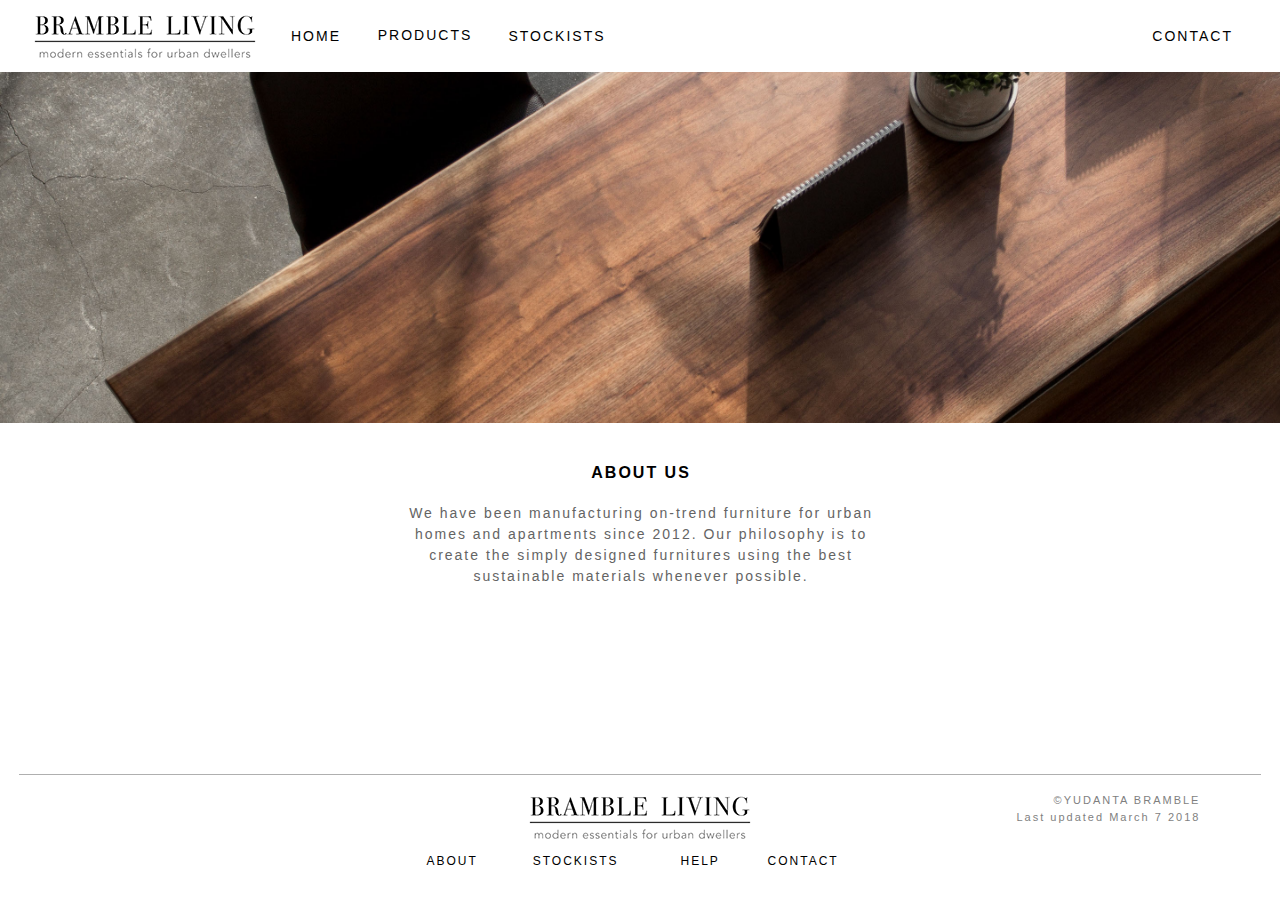
<file: about.html>
<!DOCTYPE html>
<html class="nojs html css_verticalspacer" lang="en-US">
 <head>

  <meta http-equiv="Content-type" content="text/html;charset=UTF-8"/>
  <meta name="generator" content="2018.0.0.379"/>
  <meta name="viewport" content="width=device-width, initial-scale=1.0"/>
  
  <script type="text/javascript">
   // Update the 'nojs'/'js' class on the html node
document.documentElement.className = document.documentElement.className.replace(/\bnojs\b/g, 'js');

// Check that all required assets are uploaded and up-to-date
if(typeof Muse == "undefined") window.Muse = {}; window.Muse.assets = {"required":["museutils.js", "museconfig.js", "jquery.musemenu.js", "jquery.musepolyfill.bgsize.js", "jquery.watch.js", "webpro.js", "musewpdisclosure.js", "jquery.museresponsive.js", "require.js", "about.css"], "outOfDate":[]};
</script>
  
  <title>About</title>
  <!-- CSS -->
  <link rel="stylesheet" type="text/css" href="css/site_global.css?crc=444006867"/>
  <link rel="stylesheet" type="text/css" href="css/master_a-master.css?crc=3793830882"/>
  <link rel="stylesheet" type="text/css" href="css/about.css?crc=382673292" id="pagesheet"/>
  <!-- IE-only CSS -->
  <!--[if lt IE 9]>
  <link rel="stylesheet" type="text/css" href="css/nomq_preview_master_a-master.css?crc=278284680"/>
  <link rel="stylesheet" type="text/css" href="css/nomq_about.css?crc=518719265" id="nomq_pagesheet"/>
  <![endif]-->
  <!-- JS includes -->
  <!--[if lt IE 9]>
  <script src="scripts/html5shiv.js?crc=4241844378" type="text/javascript"></script>
  <![endif]-->
   </head>
 <body>

  <div class="breakpoint active" id="bp_infinity" data-min-width="1151"><!-- responsive breakpoint node -->
   <div class="clearfix borderbox" id="page"><!-- group -->
    <div class="clearfix grpelem" id="ppu94"><!-- column -->
     <div class="clearfix colelem" id="pu94"><!-- group -->
      <a class="nonblock nontext clip_frame grpelem shared_content" id="u94" href="index.html" data-sizePolicy="fixed" data-pintopage="page_fixedLeft" data-content-guid="u94_content"><!-- image --><img class="block temp_no_img_src" id="u94_img" data-orig-src="images/bl_logo.png?crc=129639226" alt="" width="230" height="66" src="images/blank.gif?crc=4208392903"/></a>
      <div class="clearfix grpelem" id="u939"><!-- group -->
       <nav class="MenuBar clearfix grpelem" id="menuu359" data-sizePolicy="fixed" data-pintopage="page_fixedLeft"><!-- horizontal box -->
        <div class="MenuItemContainer clearfix grpelem" id="u367"><!-- vertical box -->
         <a class="nonblock nontext MenuItem MenuItemWithSubMenu clearfix colelem" id="u368" href="index.html"><!-- horizontal box --><div class="MenuItemLabel NoWrap clearfix grpelem" id="u369-4" data-sizePolicy="fixed" data-pintopage="page_fixedLeft"><!-- content --><p id="u369-2" class="shared_content" data-content-guid="u369-2_content"><span id="u369">home</span></p></div></a>
        </div>
       </nav>
       <nav class="MenuBar clearfix grpelem" id="menuu476" data-sizePolicy="fixed" data-pintopage="page_fixedLeft"><!-- horizontal box -->
        <div class="MenuItemContainer clearfix grpelem" id="u477"><!-- vertical box -->
         <a class="nonblock nontext MenuItem MenuItemWithSubMenu clearfix colelem" id="u478" href="products.html"><!-- horizontal box --><div class="MenuItemLabel NoWrap clearfix grpelem" id="u481-4" data-sizePolicy="fixed" data-pintopage="page_fixedLeft"><!-- content --><p id="u481-2" class="shared_content" data-content-guid="u481-2_content"><span id="u481">products</span></p></div></a>
        </div>
       </nav>
       <nav class="MenuBar clearfix grpelem" id="menuu500" data-sizePolicy="fixed" data-pintopage="page_fixedLeft"><!-- horizontal box -->
        <div class="MenuItemContainer clearfix grpelem" id="u501"><!-- vertical box -->
         <a class="nonblock nontext MenuItem MenuItemWithSubMenu clearfix colelem" id="u504" href="stockists.html"><!-- horizontal box --><div class="MenuItemLabel NoWrap clearfix grpelem" id="u506-4" data-sizePolicy="fixed" data-pintopage="page_fixedLeft"><!-- content --><p id="u506-2" class="shared_content" data-content-guid="u506-2_content"><span id="u506">stockists</span></p></div></a>
        </div>
       </nav>
      </div>
      <nav class="MenuBar clearfix grpelem" id="menuu561" data-sizePolicy="fixed" data-pintopage="page_fluidx"><!-- horizontal box -->
       <div class="MenuItemContainer clearfix grpelem" id="u562"><!-- vertical box -->
        <a class="nonblock nontext MenuItem MenuItemWithSubMenu clearfix colelem" id="u563" href="contact.html"><!-- horizontal box --><div class="MenuItemLabel NoWrap clearfix grpelem" id="u565-4" data-sizePolicy="fixed" data-pintopage="page_fixedLeft"><!-- content --><p id="u565-2" class="shared_content" data-content-guid="u565-2_content"><span id="u565">CONTACT</span></p></div></a>
       </div>
      </nav>
     </div>
     <div class="browser_width colelem shared_content" id="u3052-bw" data-content-guid="u3052-bw_content">
      <div class="museBGSize" id="u3052"><!-- simple frame --></div>
     </div>
     <div class="clearfix colelem shared_content" id="u3063-4" data-sizePolicy="fluidWidth" data-pintopage="page_fixedCenter" data-content-guid="u3063-4_content"><!-- content -->
      <h2 id="u3063-2">ABOUT us</h2>
     </div>
     <div class="clearfix colelem shared_content" id="u3064-4" data-sizePolicy="fluidWidth" data-pintopage="page_fixedCenter" data-content-guid="u3064-4_content"><!-- content -->
      <h2 id="u3064-2">We have been manufacturing on-trend furniture for urban homes and apartments since 2012. Our philosophy is to create the simply designed furnitures using the best sustainable materials whenever possible.</h2>
     </div>
    </div>
    <div class="verticalspacer" data-offset-top="566" data-content-above-spacer="565" data-content-below-spacer="150" data-sizePolicy="fixed" data-pintopage="page_fixedLeft"></div>
    <div class="clearfix grpelem" id="u2068"><!-- group -->
     <div class="clearfix grpelem" id="pu1890"><!-- column -->
      <a class="nonblock nontext clip_frame colelem" id="u1890" href="index.html" data-sizePolicy="fixed" data-pintopage="page_fixedCenter" data-leftAdjustmentDoneBy="pu1890"><!-- image --><img class="block temp_no_img_src shared_content" id="u1890_img" data-orig-src="images/bl_logo.png?crc=129639226" alt="" width="230" height="66" src="images/blank.gif?crc=4208392903" data-content-guid="u1890_img_content"/></a>
      <div class="clearfix colelem" id="u2065"><!-- group -->
       <nav class="MenuBar clearfix grpelem" id="menuu1977" data-sizePolicy="fixed" data-pintopage="page_fixedCenter"><!-- horizontal box -->
        <div class="MenuItemContainer clearfix grpelem" id="u1978"><!-- vertical box -->
         <a class="nonblock nontext MenuItem MenuItemWithSubMenu MuseMenuActive clearfix colelem" id="u1979" href="about.html"><!-- horizontal box --><div class="MenuItemLabel NoWrap clearfix grpelem" id="u1980-4" data-sizePolicy="fixed" data-pintopage="page_fixedLeft"><!-- content --><p class="shared_content" data-content-guid="u1980-4_0_content">about</p></div></a>
        </div>
       </nav>
       <nav class="MenuBar clearfix grpelem" id="menuu1985" data-sizePolicy="fixed" data-pintopage="page_fixedCenter"><!-- horizontal box -->
        <div class="MenuItemContainer clearfix grpelem" id="u1986"><!-- vertical box -->
         <a class="nonblock nontext MenuItem MenuItemWithSubMenu clearfix colelem" id="u1987" href="stockists.html"><!-- horizontal box --><div class="MenuItemLabel NoWrap clearfix grpelem" id="u1990-4" data-sizePolicy="fixed" data-pintopage="page_fixedLeft"><!-- content --><p class="shared_content" data-content-guid="u1990-4_0_content">stockists</p></div></a>
        </div>
       </nav>
       <nav class="MenuBar clearfix grpelem" id="menuu1969" data-sizePolicy="fixed" data-pintopage="page_fixedCenter"><!-- horizontal box -->
        <div class="MenuItemContainer clearfix grpelem" id="u1970"><!-- vertical box -->
         <a class="nonblock nontext MenuItem MenuItemWithSubMenu clearfix colelem" id="u1973" href="help.html"><!-- horizontal box --><div class="MenuItemLabel NoWrap clearfix grpelem" id="u1976-4" data-sizePolicy="fixed" data-pintopage="page_fixedLeft"><!-- content --><p class="shared_content" data-content-guid="u1976-4_0_content">help</p></div></a>
        </div>
       </nav>
       <nav class="MenuBar clearfix grpelem" id="menuu2041" data-sizePolicy="fixed" data-pintopage="page_fixedCenter"><!-- horizontal box -->
        <div class="MenuItemContainer clearfix grpelem" id="u2042"><!-- vertical box -->
         <a class="nonblock nontext MenuItem MenuItemWithSubMenu clearfix colelem" id="u2045" href="contact.html"><!-- horizontal box --><div class="MenuItemLabel NoWrap clearfix grpelem" id="u2047-4" data-sizePolicy="fixed" data-pintopage="page_fixedLeft"><!-- content --><p class="shared_content" data-content-guid="u2047-4_0_content">contact</p></div></a>
        </div>
       </nav>
      </div>
     </div>
     <div class="clearfix grpelem" id="u2122-6" data-sizePolicy="fixed" data-pintopage="page_fixedRight"><!-- content -->
      <p id="u2122-2" class="shared_content" data-content-guid="u2122-2_content">©YUDANTA BRAMBLE</p>
      <p id="u2122-4" class="shared_content" data-content-guid="u2122-4_content">Last updated March 7 2018</p>
     </div>
    </div>
   </div>
  </div>
  <div class="breakpoint" id="bp_1150" data-min-width="701" data-max-width="1150"><!-- responsive breakpoint node -->
   <div class="clearfix borderbox temp_no_id" data-orig-id="page"><!-- group -->
    <div class="clearfix grpelem temp_no_id" data-orig-id="ppu94"><!-- column -->
     <div class="clearfix colelem temp_no_id" data-orig-id="pu94"><!-- group -->
      <span class="nonblock nontext clip_frame grpelem placeholder" data-placeholder-for="u94_content"><!-- placeholder node --></span>
      <div class="clearfix grpelem temp_no_id" data-orig-id="u939"><!-- group -->
       <nav class="MenuBar clearfix grpelem temp_no_id" data-sizePolicy="fixed" data-pintopage="page_fixedLeft" data-orig-id="menuu359"><!-- horizontal box -->
        <div class="MenuItemContainer clearfix grpelem temp_no_id" data-orig-id="u367"><!-- vertical box -->
         <a class="nonblock nontext MenuItem MenuItemWithSubMenu clearfix colelem temp_no_id" href="index.html" data-orig-id="u368"><!-- horizontal box --><div class="MenuItemLabel NoWrap clearfix grpelem temp_no_id" data-sizePolicy="fixed" data-pintopage="page_fixedLeft" data-orig-id="u369-4"><!-- content --><span class="placeholder" data-placeholder-for="u369-2_content"><!-- placeholder node --></span></div></a>
        </div>
       </nav>
       <nav class="MenuBar clearfix grpelem temp_no_id" data-sizePolicy="fixed" data-pintopage="page_fixedLeft" data-orig-id="menuu476"><!-- horizontal box -->
        <div class="MenuItemContainer clearfix grpelem temp_no_id" data-orig-id="u477"><!-- vertical box -->
         <a class="nonblock nontext MenuItem MenuItemWithSubMenu clearfix colelem temp_no_id" href="products.html" data-orig-id="u478"><!-- horizontal box --><div class="MenuItemLabel NoWrap clearfix grpelem temp_no_id" data-sizePolicy="fixed" data-pintopage="page_fixedLeft" data-orig-id="u481-4"><!-- content --><span class="placeholder" data-placeholder-for="u481-2_content"><!-- placeholder node --></span></div></a>
        </div>
       </nav>
       <nav class="MenuBar clearfix grpelem temp_no_id" data-sizePolicy="fixed" data-pintopage="page_fixedLeft" data-orig-id="menuu500"><!-- horizontal box -->
        <div class="MenuItemContainer clearfix grpelem temp_no_id" data-orig-id="u501"><!-- vertical box -->
         <a class="nonblock nontext MenuItem MenuItemWithSubMenu clearfix colelem temp_no_id" href="stockists.html" data-orig-id="u504"><!-- horizontal box --><div class="MenuItemLabel NoWrap clearfix grpelem temp_no_id" data-sizePolicy="fixed" data-pintopage="page_fixedLeft" data-orig-id="u506-4"><!-- content --><span class="placeholder" data-placeholder-for="u506-2_content"><!-- placeholder node --></span></div></a>
        </div>
       </nav>
      </div>
      <nav class="MenuBar clearfix grpelem temp_no_id" data-sizePolicy="fixed" data-pintopage="page_fixedLeft" data-orig-id="menuu561"><!-- horizontal box -->
       <div class="MenuItemContainer clearfix grpelem temp_no_id" data-orig-id="u562"><!-- vertical box -->
        <a class="nonblock nontext MenuItem MenuItemWithSubMenu clearfix colelem temp_no_id" href="contact.html" data-orig-id="u563"><!-- horizontal box --><div class="MenuItemLabel NoWrap clearfix grpelem temp_no_id" data-sizePolicy="fixed" data-pintopage="page_fixedLeft" data-orig-id="u565-4"><!-- content --><span class="placeholder" data-placeholder-for="u565-2_content"><!-- placeholder node --></span></div></a>
       </div>
      </nav>
     </div>
     <span class="browser_width colelem placeholder" data-placeholder-for="u3052-bw_content"><!-- placeholder node --></span>
     <span class="clearfix colelem placeholder" data-placeholder-for="u3063-4_content"><!-- placeholder node --></span>
     <span class="clearfix colelem placeholder" data-placeholder-for="u3064-4_content"><!-- placeholder node --></span>
    </div>
    <div class="verticalspacer" data-offset-top="566" data-content-above-spacer="565" data-content-below-spacer="201" data-sizePolicy="fixed" data-pintopage="page_fixedLeft"></div>
    <div class="clearfix grpelem" id="pu2068"><!-- column -->
     <div class="clearfix colelem temp_no_id" data-orig-id="u2068"><!-- column -->
      <a class="nonblock nontext clip_frame colelem temp_no_id" href="index.html" data-sizePolicy="fixed" data-pintopage="page_fixedCenter" data-orig-id="u1890"><!-- image --><span class="block placeholder" data-placeholder-for="u1890_img_content"><!-- placeholder node --></span></a>
      <div class="clearfix colelem temp_no_id" data-orig-id="u2065"><!-- group -->
       <nav class="MenuBar clearfix grpelem temp_no_id" data-sizePolicy="fixed" data-pintopage="page_fixedCenter" data-orig-id="menuu1977"><!-- horizontal box -->
        <div class="MenuItemContainer clearfix grpelem temp_no_id" data-orig-id="u1978"><!-- vertical box -->
         <a class="nonblock nontext MenuItem MenuItemWithSubMenu MuseMenuActive clearfix colelem temp_no_id" href="about.html" data-orig-id="u1979"><!-- horizontal box --><div class="MenuItemLabel NoWrap clearfix grpelem temp_no_id" data-sizePolicy="fixed" data-pintopage="page_fixedLeft" data-orig-id="u1980-4"><!-- content --><span class="placeholder" data-placeholder-for="u1980-4_0_content"><!-- placeholder node --></span></div></a>
        </div>
       </nav>
       <nav class="MenuBar clearfix grpelem temp_no_id" data-sizePolicy="fixed" data-pintopage="page_fixedCenter" data-orig-id="menuu1985"><!-- horizontal box -->
        <div class="MenuItemContainer clearfix grpelem temp_no_id" data-orig-id="u1986"><!-- vertical box -->
         <a class="nonblock nontext MenuItem MenuItemWithSubMenu clearfix colelem temp_no_id" href="stockists.html" data-orig-id="u1987"><!-- horizontal box --><div class="MenuItemLabel NoWrap clearfix grpelem temp_no_id" data-sizePolicy="fixed" data-pintopage="page_fixedLeft" data-orig-id="u1990-4"><!-- content --><span class="placeholder" data-placeholder-for="u1990-4_0_content"><!-- placeholder node --></span></div></a>
        </div>
       </nav>
       <nav class="MenuBar clearfix grpelem temp_no_id" data-sizePolicy="fixed" data-pintopage="page_fixedCenter" data-orig-id="menuu1969"><!-- horizontal box -->
        <div class="MenuItemContainer clearfix grpelem temp_no_id" data-orig-id="u1970"><!-- vertical box -->
         <a class="nonblock nontext MenuItem MenuItemWithSubMenu clearfix colelem temp_no_id" href="help.html" data-orig-id="u1973"><!-- horizontal box --><div class="MenuItemLabel NoWrap clearfix grpelem temp_no_id" data-sizePolicy="fixed" data-pintopage="page_fixedLeft" data-orig-id="u1976-4"><!-- content --><span class="placeholder" data-placeholder-for="u1976-4_0_content"><!-- placeholder node --></span></div></a>
        </div>
       </nav>
       <nav class="MenuBar clearfix grpelem temp_no_id" data-sizePolicy="fixed" data-pintopage="page_fixedCenter" data-orig-id="menuu2041"><!-- horizontal box -->
        <div class="MenuItemContainer clearfix grpelem temp_no_id" data-orig-id="u2042"><!-- vertical box -->
         <a class="nonblock nontext MenuItem MenuItemWithSubMenu clearfix colelem temp_no_id" href="contact.html" data-orig-id="u2045"><!-- horizontal box --><div class="MenuItemLabel NoWrap clearfix grpelem temp_no_id" data-sizePolicy="fixed" data-pintopage="page_fixedLeft" data-orig-id="u2047-4"><!-- content --><span class="placeholder" data-placeholder-for="u2047-4_0_content"><!-- placeholder node --></span></div></a>
        </div>
       </nav>
      </div>
     </div>
     <div class="clearfix colelem temp_no_id" data-sizePolicy="fixed" data-pintopage="page_fixedCenter" data-orig-id="u2122-6"><!-- content -->
      <span class="placeholder" data-placeholder-for="u2122-2_content"><!-- placeholder node --></span>
      <span class="placeholder" data-placeholder-for="u2122-4_content"><!-- placeholder node --></span>
     </div>
    </div>
   </div>
  </div>
  <div class="breakpoint" id="bp_700" data-max-width="700"><!-- responsive breakpoint node -->
   <div class="clearfix borderbox temp_no_id" data-orig-id="page"><!-- group -->
    <div class="clearfix grpelem temp_no_id" data-orig-id="pu94"><!-- column -->
     <span class="nonblock nontext clip_frame colelem placeholder" data-placeholder-for="u94_content"><!-- placeholder node --></span>
     <div class="clearfix colelem" id="pu3052"><!-- group -->
      <span class="browser_width grpelem placeholder" data-placeholder-for="u3052-bw_content"><!-- placeholder node --></span>
      <div class="accordion_wrapper grpelem" id="accordionu8616wrapper"><!-- vertical box -->
       <ul class="AccordionWidget clearfix" id="accordionu8616" data-visibility="changed" style="visibility:hidden" data-sizePolicy="fluidWidth" data-pintopage="page_fixedRight" data-leftAdjustmentDoneBy="accordionu8616wrapper"><!-- column -->
        <li class="AccordionPanel clearfix colelem" id="u8617"><!-- vertical box --><div class="AccordionPanelTab borderbox clearfix colelem" id="u8618-3" data-muse-temp-textContainer-sizePolicy="true" data-muse-temp-textContainer-pinning="true"><!-- content --><div id="u8618-2"><p>&nbsp;</p></div></div><div class="AccordionPanelContent disn clearfix colelem" id="u8619"><!-- group --><div class="clearfix grpelem" id="u8620-3" data-muse-temp-textContainer-sizePolicy="true" data-muse-temp-textContainer-pinning="true"><!-- content --><p>&nbsp;</p></div><nav class="MenuBar clearfix grpelem" id="menuu9592"><!-- vertical box --><div class="MenuItemContainer clearfix colelem" id="u9600"><!-- horizontal box --><a class="nonblock nontext MenuItem MenuItemWithSubMenu borderbox clearfix grpelem" id="u9603" href="index.html"><!-- horizontal box --><div class="MenuItemLabel clearfix grpelem" id="u9606-4" data-muse-temp-textContainer-sizePolicy="true" data-muse-temp-textContainer-pinning="true"><!-- content --><p id="u9606-2"><span id="u9606">Home</span></p></div></a></div><div class="MenuItemContainer clearfix colelem" id="u10348"><!-- horizontal box --><a class="nonblock nontext MenuItem MenuItemWithSubMenu borderbox clearfix grpelem" id="u10372" href="products.html"><!-- horizontal box --><div class="MenuItemLabel clearfix grpelem" id="u10375-4" data-muse-temp-textContainer-sizePolicy="true" data-muse-temp-textContainer-pinning="true"><!-- content --><p id="u10375-2"><span id="u10375">Products</span></p></div></a><div class="SubMenu MenuLevel1 clearfix" id="u10349"><!-- vertical box --><ul class="SubMenuView clearfix colelem" id="u10350"><!-- vertical box --><li class="MenuItemContainer clearfix colelem" id="u10544"><!-- horizontal box --><a class="nonblock nontext MenuItem MenuItemWithSubMenu clearfix grpelem" id="u10548" href="ellipse-chair.html"><!-- horizontal box --><div class="MenuItemLabel clearfix grpelem" id="u10556-4" data-muse-temp-textContainer-sizePolicy="true" data-muse-temp-textContainer-pinning="true"><!-- content --><div id="u10556-3"><p>Ellipse Chair</p></div></div></a></li><li class="MenuItemContainer clearfix colelem" id="u25862"><!-- horizontal box --><a class="nonblock nontext MenuItem MenuItemWithSubMenu clearfix grpelem" id="u25865" href="leather-recliner.html"><!-- horizontal box --><div class="MenuItemLabel clearfix grpelem" id="u25866-4" data-muse-temp-textContainer-sizePolicy="true" data-muse-temp-textContainer-pinning="true"><!-- content --><div id="u25866-3"><p>Leather Recliner</p></div></div></a></li><li class="MenuItemContainer clearfix colelem" id="u28470"><!-- horizontal box --><a class="nonblock nontext MenuItem MenuItemWithSubMenu clearfix grpelem" id="u28471" href="circle-stool.html"><!-- horizontal box --><div class="MenuItemLabel clearfix grpelem" id="u28473-4" data-muse-temp-textContainer-sizePolicy="true" data-muse-temp-textContainer-pinning="true"><!-- content --><div id="u28473-3"><p>Circle Stool</p></div></div></a></li><li class="MenuItemContainer clearfix colelem" id="u28933"><!-- horizontal box --><a class="nonblock nontext MenuItem MenuItemWithSubMenu clearfix grpelem" id="u28934" href="ellipse-dining.html"><!-- horizontal box --><div class="MenuItemLabel clearfix grpelem" id="u28937-4" data-muse-temp-textContainer-sizePolicy="true" data-muse-temp-textContainer-pinning="true"><!-- content --><div id="u28937-3"><p>Ellipse Dining</p></div></div></a></li><li class="MenuItemContainer clearfix colelem" id="u28063"><!-- horizontal box --><a class="nonblock nontext MenuItem MenuItemWithSubMenu clearfix grpelem" id="u28066" href="hex-coffee-table.html"><!-- horizontal box --><div class="MenuItemLabel clearfix grpelem" id="u28067-4" data-muse-temp-textContainer-sizePolicy="true" data-muse-temp-textContainer-pinning="true"><!-- content --><div id="u28067-3"><p>Hex Coffee Table</p></div></div></a></li><li class="MenuItemContainer clearfix colelem" id="u26149"><!-- horizontal box --><a class="nonblock nontext MenuItem MenuItemWithSubMenu clearfix grpelem" id="u26150" href="zen-coffee-table.html"><!-- horizontal box --><div class="MenuItemLabel clearfix grpelem" id="u26152-4" data-muse-temp-textContainer-sizePolicy="true" data-muse-temp-textContainer-pinning="true"><!-- content --><div id="u26152-3"><p>Zen Coffee Table</p></div></div></a></li><li class="MenuItemContainer clearfix colelem" id="u26754"><!-- horizontal box --><a class="nonblock nontext MenuItem MenuItemWithSubMenu clearfix grpelem" id="u26757" href="rose-side-table.html"><!-- horizontal box --><div class="MenuItemLabel clearfix grpelem" id="u26758-4" data-muse-temp-textContainer-sizePolicy="true" data-muse-temp-textContainer-pinning="true"><!-- content --><div id="u26758-3"><p>Rose Side Table</p></div></div></a></li></ul></div></div><div class="MenuItemContainer clearfix colelem" id="u10593"><!-- horizontal box --><a class="nonblock nontext MenuItem MenuItemWithSubMenu borderbox clearfix grpelem" id="u10594" href="stockists.html"><!-- horizontal box --><div class="MenuItemLabel clearfix grpelem" id="u10596-4" data-muse-temp-textContainer-sizePolicy="true" data-muse-temp-textContainer-pinning="true"><!-- content --><p id="u10596-2"><span id="u10596">Stockists</span></p></div></a></div><div class="MenuItemContainer clearfix colelem" id="u10691"><!-- horizontal box --><a class="nonblock nontext MenuItem MenuItemWithSubMenu borderbox clearfix grpelem" id="u10692" href="contact.html"><!-- horizontal box --><div class="MenuItemLabel clearfix grpelem" id="u10695-4" data-muse-temp-textContainer-sizePolicy="true" data-muse-temp-textContainer-pinning="true"><!-- content --><p id="u10695-2"><span id="u10695">Contact</span></p></div></a></div><div class="MenuItemContainer clearfix colelem" id="u10740"><!-- horizontal box --><a class="nonblock nontext MenuItem MenuItemWithSubMenu MuseMenuActive borderbox clearfix grpelem" id="u10743" href="about.html"><!-- horizontal box --><div class="MenuItemLabel clearfix grpelem" id="u10745-4" data-muse-temp-textContainer-sizePolicy="true" data-muse-temp-textContainer-pinning="true"><!-- content --><p id="u10745-2"><span id="u10745">About</span></p></div></a></div><div class="MenuItemContainer clearfix colelem" id="u10054"><!-- horizontal box --><a class="nonblock nontext MenuItem MenuItemWithSubMenu borderbox clearfix grpelem" id="u10092" href="help.html"><!-- horizontal box --><div class="MenuItemLabel clearfix grpelem" id="u10095-4" data-muse-temp-textContainer-sizePolicy="true" data-muse-temp-textContainer-pinning="true"><!-- content --><p id="u10095-2"><span id="u10095">Help</span></p></div></a></div></nav></div></li>
       </ul>
      </div>
     </div>
     <span class="clearfix colelem placeholder" data-placeholder-for="u3063-4_content"><!-- placeholder node --></span>
     <span class="clearfix colelem placeholder" data-placeholder-for="u3064-4_content"><!-- placeholder node --></span>
    </div>
    <div class="verticalspacer" data-offset-top="608" data-content-above-spacer="607" data-content-below-spacer="201" data-sizePolicy="fixed" data-pintopage="page_fixedLeft"></div>
    <div class="clearfix grpelem temp_no_id" data-orig-id="pu2068"><!-- column -->
     <div class="clearfix colelem temp_no_id" data-orig-id="u2068"><!-- column -->
      <a class="nonblock nontext clip_frame colelem temp_no_id" href="index.html" data-sizePolicy="fixed" data-pintopage="page_fixedCenter" data-orig-id="u1890"><!-- image --><span class="block placeholder" data-placeholder-for="u1890_img_content"><!-- placeholder node --></span></a>
      <div class="clearfix colelem temp_no_id" data-orig-id="u2065"><!-- group -->
       <nav class="MenuBar clearfix grpelem temp_no_id" data-sizePolicy="fixed" data-pintopage="page_fixedCenter" data-orig-id="menuu1977"><!-- horizontal box -->
        <div class="MenuItemContainer clearfix grpelem temp_no_id" data-orig-id="u1978"><!-- vertical box -->
         <a class="nonblock nontext MenuItem MenuItemWithSubMenu MuseMenuActive clearfix colelem temp_no_id" href="about.html" data-orig-id="u1979"><!-- horizontal box --><div class="MenuItemLabel NoWrap clearfix grpelem temp_no_id" data-sizePolicy="fixed" data-pintopage="page_fixedLeft" data-orig-id="u1980-4"><!-- content --><span class="placeholder" data-placeholder-for="u1980-4_0_content"><!-- placeholder node --></span></div></a>
        </div>
       </nav>
       <nav class="MenuBar clearfix grpelem temp_no_id" data-sizePolicy="fixed" data-pintopage="page_fixedCenter" data-orig-id="menuu1985"><!-- horizontal box -->
        <div class="MenuItemContainer clearfix grpelem temp_no_id" data-orig-id="u1986"><!-- vertical box -->
         <a class="nonblock nontext MenuItem MenuItemWithSubMenu clearfix colelem temp_no_id" href="stockists.html" data-orig-id="u1987"><!-- horizontal box --><div class="MenuItemLabel NoWrap clearfix grpelem temp_no_id" data-sizePolicy="fixed" data-pintopage="page_fixedLeft" data-orig-id="u1990-4"><!-- content --><span class="placeholder" data-placeholder-for="u1990-4_0_content"><!-- placeholder node --></span></div></a>
        </div>
       </nav>
       <nav class="MenuBar clearfix grpelem temp_no_id" data-sizePolicy="fixed" data-pintopage="page_fixedCenter" data-orig-id="menuu1969"><!-- horizontal box -->
        <div class="MenuItemContainer clearfix grpelem temp_no_id" data-orig-id="u1970"><!-- vertical box -->
         <a class="nonblock nontext MenuItem MenuItemWithSubMenu clearfix colelem temp_no_id" href="help.html" data-orig-id="u1973"><!-- horizontal box --><div class="MenuItemLabel NoWrap clearfix grpelem temp_no_id" data-sizePolicy="fixed" data-pintopage="page_fixedLeft" data-orig-id="u1976-4"><!-- content --><span class="placeholder" data-placeholder-for="u1976-4_0_content"><!-- placeholder node --></span></div></a>
        </div>
       </nav>
       <nav class="MenuBar clearfix grpelem temp_no_id" data-sizePolicy="fixed" data-pintopage="page_fixedCenter" data-orig-id="menuu2041"><!-- horizontal box -->
        <div class="MenuItemContainer clearfix grpelem temp_no_id" data-orig-id="u2042"><!-- vertical box -->
         <a class="nonblock nontext MenuItem MenuItemWithSubMenu clearfix colelem temp_no_id" href="contact.html" data-orig-id="u2045"><!-- horizontal box --><div class="MenuItemLabel NoWrap clearfix grpelem temp_no_id" data-sizePolicy="fixed" data-pintopage="page_fixedLeft" data-orig-id="u2047-4"><!-- content --><span class="placeholder" data-placeholder-for="u2047-4_0_content"><!-- placeholder node --></span></div></a>
        </div>
       </nav>
      </div>
     </div>
     <div class="clearfix colelem temp_no_id" data-sizePolicy="fixed" data-pintopage="page_fixedCenter" data-orig-id="u2122-6"><!-- content -->
      <span class="placeholder" data-placeholder-for="u2122-2_content"><!-- placeholder node --></span>
      <span class="placeholder" data-placeholder-for="u2122-4_content"><!-- placeholder node --></span>
     </div>
    </div>
   </div>
  </div>
  <!-- Other scripts -->
  <script type="text/javascript">
   // Decide weather to suppress missing file error or not based on preference setting
var suppressMissingFileError = false
</script>
  <script type="text/javascript">
   window.Muse.assets.check=function(d){if(!window.Muse.assets.checked){window.Muse.assets.checked=!0;var b={},c=function(a,b){if(window.getComputedStyle){var c=window.getComputedStyle(a,null);return c&&c.getPropertyValue(b)||c&&c[b]||""}if(document.documentElement.currentStyle)return(c=a.currentStyle)&&c[b]||a.style&&a.style[b]||"";return""},a=function(a){if(a.match(/^rgb/))return a=a.replace(/\s+/g,"").match(/([\d\,]+)/gi)[0].split(","),(parseInt(a[0])<<16)+(parseInt(a[1])<<8)+parseInt(a[2]);if(a.match(/^\#/))return parseInt(a.substr(1),
16);return 0},g=function(g){for(var f=document.getElementsByTagName("link"),h=0;h<f.length;h++)if("text/css"==f[h].type){var i=(f[h].href||"").match(/\/?css\/([\w\-]+\.css)\?crc=(\d+)/);if(!i||!i[1]||!i[2])break;b[i[1]]=i[2]}f=document.createElement("div");f.className="version";f.style.cssText="display:none; width:1px; height:1px;";document.getElementsByTagName("body")[0].appendChild(f);for(h=0;h<Muse.assets.required.length;){var i=Muse.assets.required[h],l=i.match(/([\w\-\.]+)\.(\w+)$/),k=l&&l[1]?
l[1]:null,l=l&&l[2]?l[2]:null;switch(l.toLowerCase()){case "css":k=k.replace(/\W/gi,"_").replace(/^([^a-z])/gi,"_$1");f.className+=" "+k;k=a(c(f,"color"));l=a(c(f,"backgroundColor"));k!=0||l!=0?(Muse.assets.required.splice(h,1),"undefined"!=typeof b[i]&&(k!=b[i]>>>24||l!=(b[i]&16777215))&&Muse.assets.outOfDate.push(i)):h++;f.className="version";break;case "js":h++;break;default:throw Error("Unsupported file type: "+l);}}d?d().jquery!="1.8.3"&&Muse.assets.outOfDate.push("jquery-1.8.3.min.js"):Muse.assets.required.push("jquery-1.8.3.min.js");
f.parentNode.removeChild(f);if(Muse.assets.outOfDate.length||Muse.assets.required.length)f="Some files on the server may be missing or incorrect. Clear browser cache and try again. If the problem persists please contact website author.",g&&Muse.assets.outOfDate.length&&(f+="\nOut of date: "+Muse.assets.outOfDate.join(",")),g&&Muse.assets.required.length&&(f+="\nMissing: "+Muse.assets.required.join(",")),suppressMissingFileError?(f+="\nUse SuppressMissingFileError key in AppPrefs.xml to show missing file error pop up.",console.log(f)):alert(f)};location&&location.search&&location.search.match&&location.search.match(/muse_debug/gi)?
setTimeout(function(){g(!0)},5E3):g()}};
var muse_init=function(){require.config({baseUrl:""});require(["jquery","museutils","whatinput","jquery.musemenu","jquery.musepolyfill.bgsize","jquery.watch","webpro","musewpdisclosure","jquery.museresponsive"],function(d){var $ = d;$(document).ready(function(){try{
window.Muse.assets.check($);/* body */
Muse.Utils.transformMarkupToFixBrowserProblemsPreInit();/* body */
Muse.Utils.prepHyperlinks(true);/* body */
Muse.Utils.resizeHeight('.browser_width');/* resize height */
Muse.Utils.requestAnimationFrame(function() { $('body').addClass('initialized'); });/* mark body as initialized */
Muse.Utils.makeButtonsVisibleAfterSettingMinWidth();/* body */
Muse.Utils.initWidget('.MenuBar', ['#bp_infinity', '#bp_1150', '#bp_700'], function(elem) { return $(elem).museMenu(); });/* unifiedNavBar */
Muse.Utils.initWidget('#accordionu8616', ['#bp_700'], function(elem) { return new WebPro.Widget.Accordion(elem, {canCloseAll:true,defaultIndex:-1}); });/* #accordionu8616 */
Muse.Utils.fullPage('#page');/* 100% height page */
$( '.breakpoint' ).registerBreakpoint();/* Register breakpoints */
Muse.Utils.transformMarkupToFixBrowserProblems();/* body */
}catch(b){if(b&&"function"==typeof b.notify?b.notify():Muse.Assert.fail("Error calling selector function: "+b),false)throw b;}})})};

</script>
  <!-- RequireJS script -->
  <script src="scripts/require.js?crc=4157109226" type="text/javascript" async data-main="scripts/museconfig.js?crc=380897831" onload="if (requirejs) requirejs.onError = function(requireType, requireModule) { if (requireType && requireType.toString && requireType.toString().indexOf && 0 <= requireType.toString().indexOf('#scripterror')) window.Muse.assets.check(); }" onerror="window.Muse.assets.check();"></script>
   </body>
</html>
</file>
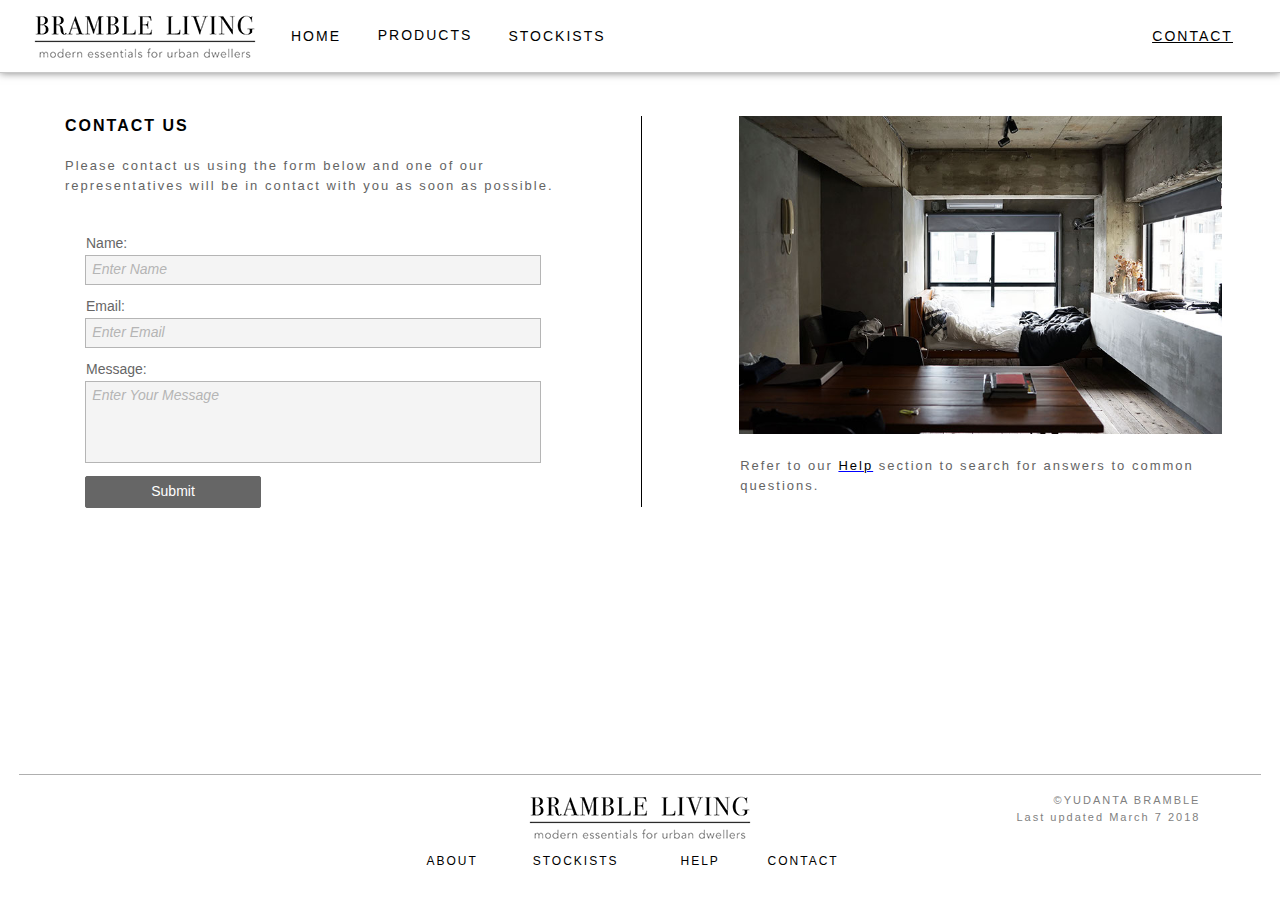
<file: contact.html>
<!DOCTYPE html>
<html class="nojs html css_verticalspacer" lang="en-US">
 <head>

  <meta http-equiv="Content-type" content="text/html;charset=UTF-8"/>
  <meta name="generator" content="2018.0.0.379"/>
  <meta name="viewport" content="width=device-width, initial-scale=1.0"/>
  
  <script type="text/javascript">
   // Update the 'nojs'/'js' class on the html node
document.documentElement.className = document.documentElement.className.replace(/\bnojs\b/g, 'js');

// Check that all required assets are uploaded and up-to-date
if(typeof Muse == "undefined") window.Muse = {}; window.Muse.assets = {"required":["museutils.js", "museconfig.js", "jquery.musemenu.js", "jquery.musepolyfill.bgsize.js", "jquery.watch.js", "webpro.js", "musewpdisclosure.js", "jquery.museresponsive.js", "require.js", "contact.css"], "outOfDate":[]};
</script>
  
  <title>Contact</title>
  <!-- CSS -->
  <link rel="stylesheet" type="text/css" href="css/site_global.css?crc=444006867"/>
  <link rel="stylesheet" type="text/css" href="css/master_a-master.css?crc=3793830882"/>
  <link rel="stylesheet" type="text/css" href="css/contact.css?crc=431863570" id="pagesheet"/>
  <!-- IE-only CSS -->
  <!--[if lt IE 9]>
  <link rel="stylesheet" type="text/css" href="css/nomq_preview_master_a-master.css?crc=278284680"/>
  <link rel="stylesheet" type="text/css" href="css/nomq_contact.css?crc=2452270" id="nomq_pagesheet"/>
  <![endif]-->
  <!-- JS includes -->
  <!--[if lt IE 9]>
  <script src="scripts/html5shiv.js?crc=4241844378" type="text/javascript"></script>
  <![endif]-->
   </head>
 <body>

  <div class="breakpoint active" id="bp_infinity" data-min-width="1151"><!-- responsive breakpoint node -->
   <div class="clearfix borderbox" id="page"><!-- group -->
    <div class="clearfix grpelem" id="pu2504"><!-- column -->
     <div class="browser_width colelem" id="u2504-bw">
      <div class="shadow" id="u2504"><!-- group -->
       <div class="clearfix" id="u2504_align_to_page">
        <a class="nonblock nontext clip_frame grpelem shared_content" id="u94" href="index.html" data-sizePolicy="fixed" data-pintopage="page_fixedLeft" data-content-guid="u94_content"><!-- image --><img class="block temp_no_img_src" id="u94_img" data-orig-src="images/bl_logo.png?crc=129639226" alt="" width="230" height="66" src="images/blank.gif?crc=4208392903"/></a>
        <div class="clearfix grpelem" id="u939"><!-- group -->
         <nav class="MenuBar clearfix grpelem" id="menuu359" data-sizePolicy="fixed" data-pintopage="page_fixedLeft"><!-- horizontal box -->
          <div class="MenuItemContainer clearfix grpelem" id="u367"><!-- vertical box -->
           <a class="nonblock nontext MenuItem MenuItemWithSubMenu clearfix colelem" id="u368" href="index.html"><!-- horizontal box --><div class="MenuItemLabel NoWrap clearfix grpelem" id="u369-4" data-sizePolicy="fixed" data-pintopage="page_fixedLeft"><!-- content --><p id="u369-2" class="shared_content" data-content-guid="u369-2_content"><span id="u369">home</span></p></div></a>
          </div>
         </nav>
         <nav class="MenuBar clearfix grpelem" id="menuu476" data-sizePolicy="fixed" data-pintopage="page_fixedLeft"><!-- horizontal box -->
          <div class="MenuItemContainer clearfix grpelem" id="u477"><!-- vertical box -->
           <a class="nonblock nontext MenuItem MenuItemWithSubMenu clearfix colelem" id="u478" href="products.html"><!-- horizontal box --><div class="MenuItemLabel NoWrap clearfix grpelem" id="u481-4" data-sizePolicy="fixed" data-pintopage="page_fixedLeft"><!-- content --><p id="u481-2" class="shared_content" data-content-guid="u481-2_content"><span id="u481">products</span></p></div></a>
          </div>
         </nav>
         <nav class="MenuBar clearfix grpelem" id="menuu500" data-sizePolicy="fixed" data-pintopage="page_fixedLeft"><!-- horizontal box -->
          <div class="MenuItemContainer clearfix grpelem" id="u501"><!-- vertical box -->
           <a class="nonblock nontext MenuItem MenuItemWithSubMenu clearfix colelem" id="u504" href="stockists.html"><!-- horizontal box --><div class="MenuItemLabel NoWrap clearfix grpelem" id="u506-4" data-sizePolicy="fixed" data-pintopage="page_fixedLeft"><!-- content --><p id="u506-2" class="shared_content" data-content-guid="u506-2_content"><span id="u506">stockists</span></p></div></a>
          </div>
         </nav>
        </div>
        <nav class="MenuBar clearfix grpelem" id="menuu561" data-sizePolicy="fixed" data-pintopage="page_fluidx"><!-- horizontal box -->
         <div class="MenuItemContainer clearfix grpelem" id="u562"><!-- vertical box -->
          <a class="nonblock nontext MenuItem MenuItemWithSubMenu MuseMenuActive clearfix colelem" id="u563" href="contact.html"><!-- horizontal box --><div class="MenuItemLabel NoWrap clearfix grpelem" id="u565-4" data-sizePolicy="fixed" data-pintopage="page_fixedLeft"><!-- content --><p id="u565-2" class="shared_content" data-content-guid="u565-2_content"><span id="u565">CONTACT</span></p></div></a>
         </div>
        </nav>
       </div>
      </div>
     </div>
     <div class="clearfix colelem" id="ppu2319-4"><!-- group -->
      <div class="clearfix grpelem" id="pu2319-4"><!-- column -->
       <div class="clearfix colelem shared_content" id="u2319-4" data-sizePolicy="fluidWidth" data-pintopage="page_fixedLeft" data-content-guid="u2319-4_content"><!-- content -->
        <h2 id="u2319-2" class="shared_content" data-content-guid="u2319-2_content">contact us</h2>
       </div>
       <div class="clearfix colelem shared_content" id="u2325-4" data-sizePolicy="fluidWidth" data-pintopage="page_fixedLeft" data-content-guid="u2325-4_content"><!-- content -->
        <h2 id="u2325-2" class="shared_content" data-content-guid="u2325-2_content">Please contact us using the form below and one of our representatives will be in contact with you as soon as possible.</h2>
       </div>
       <form class="form-grp clearfix colelem" id="widgetu2268" method="post" enctype="multipart/form-data" action="scripts/form-u2268.php" data-sizePolicy="fluidWidth" data-pintopage="page_fixedLeft"><!-- none box -->
        <div class="position_content" id="widgetu2268_position_content">
         <div class="fld-grp clearfix colelem" id="widgetu2281" data-required="true"><!-- none box -->
          <label class="fld-label actAsDiv clearfix colelem" id="u2284-4" data-muse-temp-textContainer-sizePolicy="true" data-muse-temp-textContainer-pinning="true" for="widgetu2281_input"><!-- content --><span class="actAsPara shared_content" data-content-guid="u2284-4_0_content">Name:</span></label>
          <span class="fld-input NoWrap actAsDiv clearfix colelem" id="u2282-4" data-muse-temp-textContainer-sizePolicy="true" data-muse-temp-textContainer-pinning="true"><!-- content --><div id="u2282-3"><input class="wrapped-input shared_content" type="text" spellcheck="false" id="widgetu2281_input" name="custom_U2281" tabindex="1" data-content-guid="widgetu2281_input_content"/><label class="wrapped-input fld-prompt" id="widgetu2281_prompt" for="widgetu2281_input"><span class="actAsPara shared_content" data-content-guid="widgetu2281_prompt_0_content">Enter Name</span></label></div></span>
         </div>
         <div class="fld-grp clearfix colelem" id="widgetu2269" data-required="true" data-type="email"><!-- none box -->
          <label class="fld-label actAsDiv clearfix colelem" id="u2270-4" data-muse-temp-textContainer-sizePolicy="true" data-muse-temp-textContainer-pinning="true" for="widgetu2269_input"><!-- content --><span class="actAsPara shared_content" data-content-guid="u2270-4_0_content">Email:</span></label>
          <span class="fld-input NoWrap actAsDiv clearfix colelem" id="u2271-4" data-muse-temp-textContainer-sizePolicy="true" data-muse-temp-textContainer-pinning="true"><!-- content --><div id="u2271-3"><input class="wrapped-input shared_content" type="email" spellcheck="false" id="widgetu2269_input" name="Email" tabindex="2" data-content-guid="widgetu2269_input_content"/><label class="wrapped-input fld-prompt" id="widgetu2269_prompt" for="widgetu2269_input"><span class="actAsPara shared_content" data-content-guid="widgetu2269_prompt_0_content">Enter Email</span></label></div></span>
         </div>
         <div class="fld-grp clearfix colelem" id="widgetu2275" data-required="false"><!-- none box -->
          <label class="fld-label actAsDiv clearfix colelem" id="u2278-4" data-muse-temp-textContainer-sizePolicy="true" data-muse-temp-textContainer-pinning="true" for="widgetu2275_input"><!-- content --><span class="actAsPara shared_content" data-content-guid="u2278-4_0_content">Message:</span></label>
          <span class="fld-textarea actAsDiv clearfix colelem" id="u2276-4" data-muse-temp-textContainer-sizePolicy="true" data-muse-temp-textContainer-pinning="true"><!-- content --><div id="u2276-3"><textarea class="wrapped-input shared_content" id="widgetu2275_input" name="custom_U2275" tabindex="3" data-content-guid="widgetu2275_input_content"></textarea><label class="wrapped-input fld-prompt" id="widgetu2275_prompt" for="widgetu2275_input"><span class="actAsPara shared_content" data-content-guid="widgetu2275_prompt_0_content">Enter Your Message</span></label></div></span>
         </div>
         <div class="clearfix colelem" id="pu2273-4"><!-- group -->
          <div class="clearfix grpelem" id="u2273-4" data-muse-temp-textContainer-sizePolicy="true" data-muse-temp-textContainer-pinning="true"><!-- content -->
           <p class="shared_content" data-content-guid="u2273-4_0_content">Submitting Form...</p>
          </div>
          <div class="clearfix grpelem" id="u2279-4" data-muse-temp-textContainer-sizePolicy="true" data-muse-temp-textContainer-pinning="true"><!-- content -->
           <p class="shared_content" data-content-guid="u2279-4_0_content">The server encountered an error.</p>
          </div>
          <div class="clearfix grpelem" id="u2274-4" data-muse-temp-textContainer-sizePolicy="true" data-muse-temp-textContainer-pinning="true"><!-- content -->
           <p class="shared_content" data-content-guid="u2274-4_0_content">Form received.</p>
          </div>
          <button class="submit-btn NoWrap rounded-corners clearfix grpelem" id="u2280-4" data-muse-temp-textContainer-sizePolicy="true" data-muse-temp-textContainer-pinning="true" type="submit" value="Submit" tabindex="4"><!-- content -->
           <div style="margin-top:-12px;height:12px;" class="shared_content" data-content-guid="u2280-4_0_content">
            <p>Submit</p>
           </div>
          </button>
         </div>
        </div>
       </form>
      </div>
      <div class="grpelem shared_content" id="u2368" data-content-guid="u2368_content"><!-- simple frame --></div>
      <div class="clearfix grpelem shared_content" id="pu2507" data-content-guid="pu2507_content"><!-- column -->
       <div class="museBGSize colelem" id="u2507"><!-- simple frame --></div>
       <div class="clearfix colelem" id="u2518-7" data-muse-temp-textContainer-sizePolicy="true" data-muse-temp-textContainer-pinning="true"><!-- content -->
        <h2>Refer to our <a class="nonblock" href="help.html"><span id="u2518-2">Help</span></a> section to search for answers to common questions.</h2>
       </div>
      </div>
     </div>
    </div>
    <div class="verticalspacer" data-offset-top="507" data-content-above-spacer="507" data-content-below-spacer="150" data-sizePolicy="fixed" data-pintopage="page_fixedLeft"></div>
    <div class="clearfix grpelem" id="u2068"><!-- group -->
     <div class="clearfix grpelem" id="pu1890"><!-- column -->
      <a class="nonblock nontext clip_frame colelem" id="u1890" href="index.html" data-sizePolicy="fixed" data-pintopage="page_fixedCenter" data-leftAdjustmentDoneBy="pu1890"><!-- image --><img class="block temp_no_img_src shared_content" id="u1890_img" data-orig-src="images/bl_logo.png?crc=129639226" alt="" width="230" height="66" src="images/blank.gif?crc=4208392903" data-content-guid="u1890_img_content"/></a>
      <div class="clearfix colelem" id="u2065"><!-- group -->
       <nav class="MenuBar clearfix grpelem" id="menuu1977" data-sizePolicy="fixed" data-pintopage="page_fixedCenter"><!-- horizontal box -->
        <div class="MenuItemContainer clearfix grpelem" id="u1978"><!-- vertical box -->
         <a class="nonblock nontext MenuItem MenuItemWithSubMenu clearfix colelem" id="u1979" href="about.html"><!-- horizontal box --><div class="MenuItemLabel NoWrap clearfix grpelem" id="u1980-4" data-sizePolicy="fixed" data-pintopage="page_fixedLeft"><!-- content --><p class="shared_content" data-content-guid="u1980-4_0_content">about</p></div></a>
        </div>
       </nav>
       <nav class="MenuBar clearfix grpelem" id="menuu1985" data-sizePolicy="fixed" data-pintopage="page_fixedCenter"><!-- horizontal box -->
        <div class="MenuItemContainer clearfix grpelem" id="u1986"><!-- vertical box -->
         <a class="nonblock nontext MenuItem MenuItemWithSubMenu clearfix colelem" id="u1987" href="stockists.html"><!-- horizontal box --><div class="MenuItemLabel NoWrap clearfix grpelem" id="u1990-4" data-sizePolicy="fixed" data-pintopage="page_fixedLeft"><!-- content --><p class="shared_content" data-content-guid="u1990-4_0_content">stockists</p></div></a>
        </div>
       </nav>
       <nav class="MenuBar clearfix grpelem" id="menuu1969" data-sizePolicy="fixed" data-pintopage="page_fixedCenter"><!-- horizontal box -->
        <div class="MenuItemContainer clearfix grpelem" id="u1970"><!-- vertical box -->
         <a class="nonblock nontext MenuItem MenuItemWithSubMenu clearfix colelem" id="u1973" href="help.html"><!-- horizontal box --><div class="MenuItemLabel NoWrap clearfix grpelem" id="u1976-4" data-sizePolicy="fixed" data-pintopage="page_fixedLeft"><!-- content --><p class="shared_content" data-content-guid="u1976-4_0_content">help</p></div></a>
        </div>
       </nav>
       <nav class="MenuBar clearfix grpelem" id="menuu2041" data-sizePolicy="fixed" data-pintopage="page_fixedCenter"><!-- horizontal box -->
        <div class="MenuItemContainer clearfix grpelem" id="u2042"><!-- vertical box -->
         <a class="nonblock nontext MenuItem MenuItemWithSubMenu MuseMenuActive clearfix colelem" id="u2045" href="contact.html"><!-- horizontal box --><div class="MenuItemLabel NoWrap clearfix grpelem" id="u2047-4" data-sizePolicy="fixed" data-pintopage="page_fixedLeft"><!-- content --><p class="shared_content" data-content-guid="u2047-4_0_content">contact</p></div></a>
        </div>
       </nav>
      </div>
     </div>
     <div class="clearfix grpelem" id="u2122-6" data-sizePolicy="fixed" data-pintopage="page_fixedRight"><!-- content -->
      <p id="u2122-2" class="shared_content" data-content-guid="u2122-2_content">©YUDANTA BRAMBLE</p>
      <p id="u2122-4" class="shared_content" data-content-guid="u2122-4_content">Last updated March 7 2018</p>
     </div>
    </div>
   </div>
  </div>
  <div class="breakpoint" id="bp_1150" data-min-width="1001" data-max-width="1150"><!-- responsive breakpoint node -->
   <div class="clearfix borderbox temp_no_id" data-orig-id="page"><!-- group -->
    <div class="clearfix grpelem temp_no_id" data-orig-id="pu2504"><!-- column -->
     <div class="browser_width colelem temp_no_id" data-orig-id="u2504-bw">
      <div class="shadow temp_no_id" data-orig-id="u2504"><!-- group -->
       <div class="clearfix temp_no_id" data-orig-id="u2504_align_to_page">
        <span class="nonblock nontext clip_frame grpelem placeholder" data-placeholder-for="u94_content"><!-- placeholder node --></span>
        <div class="clearfix grpelem temp_no_id" data-orig-id="u939"><!-- group -->
         <nav class="MenuBar clearfix grpelem temp_no_id" data-sizePolicy="fixed" data-pintopage="page_fixedLeft" data-orig-id="menuu359"><!-- horizontal box -->
          <div class="MenuItemContainer clearfix grpelem temp_no_id" data-orig-id="u367"><!-- vertical box -->
           <a class="nonblock nontext MenuItem MenuItemWithSubMenu clearfix colelem temp_no_id" href="index.html" data-orig-id="u368"><!-- horizontal box --><div class="MenuItemLabel NoWrap clearfix grpelem temp_no_id" data-sizePolicy="fixed" data-pintopage="page_fixedLeft" data-orig-id="u369-4"><!-- content --><span class="placeholder" data-placeholder-for="u369-2_content"><!-- placeholder node --></span></div></a>
          </div>
         </nav>
         <nav class="MenuBar clearfix grpelem temp_no_id" data-sizePolicy="fixed" data-pintopage="page_fixedLeft" data-orig-id="menuu476"><!-- horizontal box -->
          <div class="MenuItemContainer clearfix grpelem temp_no_id" data-orig-id="u477"><!-- vertical box -->
           <a class="nonblock nontext MenuItem MenuItemWithSubMenu clearfix colelem temp_no_id" href="products.html" data-orig-id="u478"><!-- horizontal box --><div class="MenuItemLabel NoWrap clearfix grpelem temp_no_id" data-sizePolicy="fixed" data-pintopage="page_fixedLeft" data-orig-id="u481-4"><!-- content --><span class="placeholder" data-placeholder-for="u481-2_content"><!-- placeholder node --></span></div></a>
          </div>
         </nav>
         <nav class="MenuBar clearfix grpelem temp_no_id" data-sizePolicy="fixed" data-pintopage="page_fixedLeft" data-orig-id="menuu500"><!-- horizontal box -->
          <div class="MenuItemContainer clearfix grpelem temp_no_id" data-orig-id="u501"><!-- vertical box -->
           <a class="nonblock nontext MenuItem MenuItemWithSubMenu clearfix colelem temp_no_id" href="stockists.html" data-orig-id="u504"><!-- horizontal box --><div class="MenuItemLabel NoWrap clearfix grpelem temp_no_id" data-sizePolicy="fixed" data-pintopage="page_fixedLeft" data-orig-id="u506-4"><!-- content --><span class="placeholder" data-placeholder-for="u506-2_content"><!-- placeholder node --></span></div></a>
          </div>
         </nav>
        </div>
        <nav class="MenuBar clearfix grpelem temp_no_id" data-sizePolicy="fixed" data-pintopage="page_fixedLeft" data-orig-id="menuu561"><!-- horizontal box -->
         <div class="MenuItemContainer clearfix grpelem temp_no_id" data-orig-id="u562"><!-- vertical box -->
          <a class="nonblock nontext MenuItem MenuItemWithSubMenu MuseMenuActive clearfix colelem temp_no_id" href="contact.html" data-orig-id="u563"><!-- horizontal box --><div class="MenuItemLabel NoWrap clearfix grpelem temp_no_id" data-sizePolicy="fixed" data-pintopage="page_fixedLeft" data-orig-id="u565-4"><!-- content --><span class="placeholder" data-placeholder-for="u565-2_content"><!-- placeholder node --></span></div></a>
         </div>
        </nav>
       </div>
      </div>
     </div>
     <div class="clearfix colelem temp_no_id" data-orig-id="ppu2319-4"><!-- group -->
      <div class="clearfix grpelem temp_no_id" data-orig-id="pu2319-4"><!-- column -->
       <span class="clearfix colelem placeholder" data-placeholder-for="u2319-4_content"><!-- placeholder node --></span>
       <span class="clearfix colelem placeholder" data-placeholder-for="u2325-4_content"><!-- placeholder node --></span>
       <form class="form-grp clearfix colelem temp_no_id" method="post" enctype="multipart/form-data" action="scripts/form-u2268.php" data-sizePolicy="fluidWidth" data-pintopage="page_fixedLeft" data-orig-id="widgetu2268"><!-- none box -->
        <div class="position_content temp_no_id" data-orig-id="widgetu2268_position_content">
         <div class="fld-grp clearfix colelem temp_no_id" data-required="true" data-orig-id="widgetu2281"><!-- none box -->
          <label class="fld-label actAsDiv clearfix colelem temp_no_id" data-muse-temp-textContainer-sizePolicy="true" data-muse-temp-textContainer-pinning="true" for="widgetu2281_input" data-orig-id="u2284-4"><!-- content --><span class="actAsPara placeholder" data-placeholder-for="u2284-4_0_content"><!-- placeholder node --></span></label>
          <span class="fld-input NoWrap actAsDiv clearfix colelem temp_no_id" data-muse-temp-textContainer-sizePolicy="true" data-muse-temp-textContainer-pinning="true" data-orig-id="u2282-4"><!-- content --><div class="temp_no_id" data-orig-id="u2282-3"><span class="wrapped-input placeholder" data-placeholder-for="widgetu2281_input_content"><!-- placeholder node --></span><label class="wrapped-input fld-prompt temp_no_id" for="widgetu2281_input" data-orig-id="widgetu2281_prompt"><span class="actAsPara placeholder" data-placeholder-for="widgetu2281_prompt_0_content"><!-- placeholder node --></span></label></div></span>
         </div>
         <div class="fld-grp clearfix colelem temp_no_id" data-required="true" data-type="email" data-orig-id="widgetu2269"><!-- none box -->
          <label class="fld-label actAsDiv clearfix colelem temp_no_id" data-muse-temp-textContainer-sizePolicy="true" data-muse-temp-textContainer-pinning="true" for="widgetu2269_input" data-orig-id="u2270-4"><!-- content --><span class="actAsPara placeholder" data-placeholder-for="u2270-4_0_content"><!-- placeholder node --></span></label>
          <span class="fld-input NoWrap actAsDiv clearfix colelem temp_no_id" data-muse-temp-textContainer-sizePolicy="true" data-muse-temp-textContainer-pinning="true" data-orig-id="u2271-4"><!-- content --><div class="temp_no_id" data-orig-id="u2271-3"><span class="wrapped-input placeholder" data-placeholder-for="widgetu2269_input_content"><!-- placeholder node --></span><label class="wrapped-input fld-prompt temp_no_id" for="widgetu2269_input" data-orig-id="widgetu2269_prompt"><span class="actAsPara placeholder" data-placeholder-for="widgetu2269_prompt_0_content"><!-- placeholder node --></span></label></div></span>
         </div>
         <div class="fld-grp clearfix colelem temp_no_id" data-required="false" data-orig-id="widgetu2275"><!-- none box -->
          <label class="fld-label actAsDiv clearfix colelem temp_no_id" data-muse-temp-textContainer-sizePolicy="true" data-muse-temp-textContainer-pinning="true" for="widgetu2275_input" data-orig-id="u2278-4"><!-- content --><span class="actAsPara placeholder" data-placeholder-for="u2278-4_0_content"><!-- placeholder node --></span></label>
          <span class="fld-textarea actAsDiv clearfix colelem temp_no_id" data-muse-temp-textContainer-sizePolicy="true" data-muse-temp-textContainer-pinning="true" data-orig-id="u2276-4"><!-- content --><div class="temp_no_id" data-orig-id="u2276-3"><span class="wrapped-input placeholder" data-placeholder-for="widgetu2275_input_content"><!-- placeholder node --></span><label class="wrapped-input fld-prompt temp_no_id" for="widgetu2275_input" data-orig-id="widgetu2275_prompt"><span class="actAsPara placeholder" data-placeholder-for="widgetu2275_prompt_0_content"><!-- placeholder node --></span></label></div></span>
         </div>
         <div class="clearfix colelem temp_no_id" data-orig-id="pu2273-4"><!-- group -->
          <div class="clearfix grpelem temp_no_id" data-muse-temp-textContainer-sizePolicy="true" data-muse-temp-textContainer-pinning="true" data-orig-id="u2273-4"><!-- content -->
           <span class="placeholder" data-placeholder-for="u2273-4_0_content"><!-- placeholder node --></span>
          </div>
          <div class="clearfix grpelem temp_no_id" data-muse-temp-textContainer-sizePolicy="true" data-muse-temp-textContainer-pinning="true" data-orig-id="u2279-4"><!-- content -->
           <span class="placeholder" data-placeholder-for="u2279-4_0_content"><!-- placeholder node --></span>
          </div>
          <div class="clearfix grpelem temp_no_id" data-muse-temp-textContainer-sizePolicy="true" data-muse-temp-textContainer-pinning="true" data-orig-id="u2274-4"><!-- content -->
           <span class="placeholder" data-placeholder-for="u2274-4_0_content"><!-- placeholder node --></span>
          </div>
          <button class="submit-btn NoWrap rounded-corners clearfix grpelem temp_no_id" data-muse-temp-textContainer-sizePolicy="true" data-muse-temp-textContainer-pinning="true" type="submit" value="Submit" tabindex="8" data-orig-id="u2280-4"><!-- content -->
           <span class="placeholder" data-placeholder-for="u2280-4_0_content"><!-- placeholder node --></span>
          </button>
         </div>
        </div>
       </form>
      </div>
      <span class="grpelem placeholder" data-placeholder-for="u2368_content"><!-- placeholder node --></span>
      <span class="clearfix grpelem placeholder" data-placeholder-for="pu2507_content"><!-- placeholder node --></span>
     </div>
    </div>
    <div class="verticalspacer" data-offset-top="527" data-content-above-spacer="526" data-content-below-spacer="201" data-sizePolicy="fixed" data-pintopage="page_fixedLeft"></div>
    <div class="clearfix grpelem" id="pu2068"><!-- column -->
     <div class="clearfix colelem temp_no_id" data-orig-id="u2068"><!-- column -->
      <a class="nonblock nontext clip_frame colelem temp_no_id" href="index.html" data-sizePolicy="fixed" data-pintopage="page_fixedCenter" data-orig-id="u1890"><!-- image --><span class="block placeholder" data-placeholder-for="u1890_img_content"><!-- placeholder node --></span></a>
      <div class="clearfix colelem temp_no_id" data-orig-id="u2065"><!-- group -->
       <nav class="MenuBar clearfix grpelem temp_no_id" data-sizePolicy="fixed" data-pintopage="page_fixedCenter" data-orig-id="menuu1977"><!-- horizontal box -->
        <div class="MenuItemContainer clearfix grpelem temp_no_id" data-orig-id="u1978"><!-- vertical box -->
         <a class="nonblock nontext MenuItem MenuItemWithSubMenu clearfix colelem temp_no_id" href="about.html" data-orig-id="u1979"><!-- horizontal box --><div class="MenuItemLabel NoWrap clearfix grpelem temp_no_id" data-sizePolicy="fixed" data-pintopage="page_fixedLeft" data-orig-id="u1980-4"><!-- content --><span class="placeholder" data-placeholder-for="u1980-4_0_content"><!-- placeholder node --></span></div></a>
        </div>
       </nav>
       <nav class="MenuBar clearfix grpelem temp_no_id" data-sizePolicy="fixed" data-pintopage="page_fixedCenter" data-orig-id="menuu1985"><!-- horizontal box -->
        <div class="MenuItemContainer clearfix grpelem temp_no_id" data-orig-id="u1986"><!-- vertical box -->
         <a class="nonblock nontext MenuItem MenuItemWithSubMenu clearfix colelem temp_no_id" href="stockists.html" data-orig-id="u1987"><!-- horizontal box --><div class="MenuItemLabel NoWrap clearfix grpelem temp_no_id" data-sizePolicy="fixed" data-pintopage="page_fixedLeft" data-orig-id="u1990-4"><!-- content --><span class="placeholder" data-placeholder-for="u1990-4_0_content"><!-- placeholder node --></span></div></a>
        </div>
       </nav>
       <nav class="MenuBar clearfix grpelem temp_no_id" data-sizePolicy="fixed" data-pintopage="page_fixedCenter" data-orig-id="menuu1969"><!-- horizontal box -->
        <div class="MenuItemContainer clearfix grpelem temp_no_id" data-orig-id="u1970"><!-- vertical box -->
         <a class="nonblock nontext MenuItem MenuItemWithSubMenu clearfix colelem temp_no_id" href="help.html" data-orig-id="u1973"><!-- horizontal box --><div class="MenuItemLabel NoWrap clearfix grpelem temp_no_id" data-sizePolicy="fixed" data-pintopage="page_fixedLeft" data-orig-id="u1976-4"><!-- content --><span class="placeholder" data-placeholder-for="u1976-4_0_content"><!-- placeholder node --></span></div></a>
        </div>
       </nav>
       <nav class="MenuBar clearfix grpelem temp_no_id" data-sizePolicy="fixed" data-pintopage="page_fixedCenter" data-orig-id="menuu2041"><!-- horizontal box -->
        <div class="MenuItemContainer clearfix grpelem temp_no_id" data-orig-id="u2042"><!-- vertical box -->
         <a class="nonblock nontext MenuItem MenuItemWithSubMenu MuseMenuActive clearfix colelem temp_no_id" href="contact.html" data-orig-id="u2045"><!-- horizontal box --><div class="MenuItemLabel NoWrap clearfix grpelem temp_no_id" data-sizePolicy="fixed" data-pintopage="page_fixedLeft" data-orig-id="u2047-4"><!-- content --><span class="placeholder" data-placeholder-for="u2047-4_0_content"><!-- placeholder node --></span></div></a>
        </div>
       </nav>
      </div>
     </div>
     <div class="clearfix colelem temp_no_id" data-sizePolicy="fixed" data-pintopage="page_fixedCenter" data-orig-id="u2122-6"><!-- content -->
      <span class="placeholder" data-placeholder-for="u2122-2_content"><!-- placeholder node --></span>
      <span class="placeholder" data-placeholder-for="u2122-4_content"><!-- placeholder node --></span>
     </div>
    </div>
   </div>
  </div>
  <div class="breakpoint" id="bp_1000" data-min-width="701" data-max-width="1000"><!-- responsive breakpoint node -->
   <div class="clearfix borderbox temp_no_id" data-orig-id="page"><!-- group -->
    <div class="clearfix grpelem temp_no_id" data-orig-id="pu2504"><!-- column -->
     <div class="browser_width colelem temp_no_id" data-orig-id="u2504-bw">
      <div class="shadow temp_no_id" data-orig-id="u2504"><!-- group -->
       <div class="clearfix temp_no_id" data-orig-id="u2504_align_to_page">
        <span class="nonblock nontext clip_frame grpelem placeholder" data-placeholder-for="u94_content"><!-- placeholder node --></span>
        <div class="clearfix grpelem temp_no_id" data-orig-id="u939"><!-- group -->
         <nav class="MenuBar clearfix grpelem temp_no_id" data-sizePolicy="fixed" data-pintopage="page_fixedLeft" data-orig-id="menuu359"><!-- horizontal box -->
          <div class="MenuItemContainer clearfix grpelem temp_no_id" data-orig-id="u367"><!-- vertical box -->
           <a class="nonblock nontext MenuItem MenuItemWithSubMenu clearfix colelem temp_no_id" href="index.html" data-orig-id="u368"><!-- horizontal box --><div class="MenuItemLabel NoWrap clearfix grpelem temp_no_id" data-sizePolicy="fixed" data-pintopage="page_fixedLeft" data-orig-id="u369-4"><!-- content --><span class="placeholder" data-placeholder-for="u369-2_content"><!-- placeholder node --></span></div></a>
          </div>
         </nav>
         <nav class="MenuBar clearfix grpelem temp_no_id" data-sizePolicy="fixed" data-pintopage="page_fixedLeft" data-orig-id="menuu476"><!-- horizontal box -->
          <div class="MenuItemContainer clearfix grpelem temp_no_id" data-orig-id="u477"><!-- vertical box -->
           <a class="nonblock nontext MenuItem MenuItemWithSubMenu clearfix colelem temp_no_id" href="products.html" data-orig-id="u478"><!-- horizontal box --><div class="MenuItemLabel NoWrap clearfix grpelem temp_no_id" data-sizePolicy="fixed" data-pintopage="page_fixedLeft" data-orig-id="u481-4"><!-- content --><span class="placeholder" data-placeholder-for="u481-2_content"><!-- placeholder node --></span></div></a>
          </div>
         </nav>
         <nav class="MenuBar clearfix grpelem temp_no_id" data-sizePolicy="fixed" data-pintopage="page_fixedLeft" data-orig-id="menuu500"><!-- horizontal box -->
          <div class="MenuItemContainer clearfix grpelem temp_no_id" data-orig-id="u501"><!-- vertical box -->
           <a class="nonblock nontext MenuItem MenuItemWithSubMenu clearfix colelem temp_no_id" href="stockists.html" data-orig-id="u504"><!-- horizontal box --><div class="MenuItemLabel NoWrap clearfix grpelem temp_no_id" data-sizePolicy="fixed" data-pintopage="page_fixedLeft" data-orig-id="u506-4"><!-- content --><span class="placeholder" data-placeholder-for="u506-2_content"><!-- placeholder node --></span></div></a>
          </div>
         </nav>
        </div>
        <nav class="MenuBar clearfix grpelem temp_no_id" data-sizePolicy="fixed" data-pintopage="page_fixedLeft" data-orig-id="menuu561"><!-- horizontal box -->
         <div class="MenuItemContainer clearfix grpelem temp_no_id" data-orig-id="u562"><!-- vertical box -->
          <a class="nonblock nontext MenuItem MenuItemWithSubMenu MuseMenuActive clearfix colelem temp_no_id" href="contact.html" data-orig-id="u563"><!-- horizontal box --><div class="MenuItemLabel NoWrap clearfix grpelem temp_no_id" data-sizePolicy="fixed" data-pintopage="page_fixedLeft" data-orig-id="u565-4"><!-- content --><span class="placeholder" data-placeholder-for="u565-2_content"><!-- placeholder node --></span></div></a>
         </div>
        </nav>
       </div>
      </div>
     </div>
     <div class="clearfix colelem temp_no_id" data-sizePolicy="fluidWidth" data-pintopage="page_fixedCenter" data-orig-id="u2319-4"><!-- content -->
      <span class="placeholder" data-placeholder-for="u2319-2_content"><!-- placeholder node --></span>
     </div>
     <div class="clearfix colelem temp_no_id" data-sizePolicy="fluidWidth" data-pintopage="page_fixedCenter" data-orig-id="u2325-4"><!-- content -->
      <span class="placeholder" data-placeholder-for="u2325-2_content"><!-- placeholder node --></span>
     </div>
     <form class="form-grp clearfix colelem temp_no_id" method="post" enctype="multipart/form-data" action="scripts/form-u2268.php" data-sizePolicy="fluidWidth" data-pintopage="page_fixedCenter" data-orig-id="widgetu2268"><!-- none box -->
      <div class="position_content temp_no_id" data-orig-id="widgetu2268_position_content">
       <div class="fld-grp clearfix colelem temp_no_id" data-required="true" data-orig-id="widgetu2281"><!-- none box -->
        <label class="fld-label actAsDiv clearfix colelem temp_no_id" data-muse-temp-textContainer-sizePolicy="true" data-muse-temp-textContainer-pinning="true" for="widgetu2281_input" data-orig-id="u2284-4"><!-- content --><span class="actAsPara placeholder" data-placeholder-for="u2284-4_0_content"><!-- placeholder node --></span></label>
        <span class="fld-input NoWrap actAsDiv clearfix colelem temp_no_id" data-muse-temp-textContainer-sizePolicy="true" data-muse-temp-textContainer-pinning="true" data-orig-id="u2282-4"><!-- content --><div class="temp_no_id" data-orig-id="u2282-3"><span class="wrapped-input placeholder" data-placeholder-for="widgetu2281_input_content"><!-- placeholder node --></span><label class="wrapped-input fld-prompt temp_no_id" for="widgetu2281_input" data-orig-id="widgetu2281_prompt"><span class="actAsPara placeholder" data-placeholder-for="widgetu2281_prompt_0_content"><!-- placeholder node --></span></label></div></span>
       </div>
       <div class="fld-grp clearfix colelem temp_no_id" data-required="true" data-type="email" data-orig-id="widgetu2269"><!-- none box -->
        <label class="fld-label actAsDiv clearfix colelem temp_no_id" data-muse-temp-textContainer-sizePolicy="true" data-muse-temp-textContainer-pinning="true" for="widgetu2269_input" data-orig-id="u2270-4"><!-- content --><span class="actAsPara placeholder" data-placeholder-for="u2270-4_0_content"><!-- placeholder node --></span></label>
        <span class="fld-input NoWrap actAsDiv clearfix colelem temp_no_id" data-muse-temp-textContainer-sizePolicy="true" data-muse-temp-textContainer-pinning="true" data-orig-id="u2271-4"><!-- content --><div class="temp_no_id" data-orig-id="u2271-3"><span class="wrapped-input placeholder" data-placeholder-for="widgetu2269_input_content"><!-- placeholder node --></span><label class="wrapped-input fld-prompt temp_no_id" for="widgetu2269_input" data-orig-id="widgetu2269_prompt"><span class="actAsPara placeholder" data-placeholder-for="widgetu2269_prompt_0_content"><!-- placeholder node --></span></label></div></span>
       </div>
       <div class="fld-grp clearfix colelem temp_no_id" data-required="false" data-orig-id="widgetu2275"><!-- none box -->
        <label class="fld-label actAsDiv clearfix colelem temp_no_id" data-muse-temp-textContainer-sizePolicy="true" data-muse-temp-textContainer-pinning="true" for="widgetu2275_input" data-orig-id="u2278-4"><!-- content --><span class="actAsPara placeholder" data-placeholder-for="u2278-4_0_content"><!-- placeholder node --></span></label>
        <span class="fld-textarea actAsDiv clearfix colelem temp_no_id" data-muse-temp-textContainer-sizePolicy="true" data-muse-temp-textContainer-pinning="true" data-orig-id="u2276-4"><!-- content --><div class="temp_no_id" data-orig-id="u2276-3"><span class="wrapped-input placeholder" data-placeholder-for="widgetu2275_input_content"><!-- placeholder node --></span><label class="wrapped-input fld-prompt temp_no_id" for="widgetu2275_input" data-orig-id="widgetu2275_prompt"><span class="actAsPara placeholder" data-placeholder-for="widgetu2275_prompt_0_content"><!-- placeholder node --></span></label></div></span>
       </div>
       <div class="clearfix colelem temp_no_id" data-orig-id="pu2273-4"><!-- group -->
        <div class="clearfix grpelem temp_no_id" data-muse-temp-textContainer-sizePolicy="true" data-muse-temp-textContainer-pinning="true" data-orig-id="u2273-4"><!-- content -->
         <span class="placeholder" data-placeholder-for="u2273-4_0_content"><!-- placeholder node --></span>
        </div>
        <div class="clearfix grpelem temp_no_id" data-muse-temp-textContainer-sizePolicy="true" data-muse-temp-textContainer-pinning="true" data-orig-id="u2279-4"><!-- content -->
         <span class="placeholder" data-placeholder-for="u2279-4_0_content"><!-- placeholder node --></span>
        </div>
        <div class="clearfix grpelem temp_no_id" data-muse-temp-textContainer-sizePolicy="true" data-muse-temp-textContainer-pinning="true" data-orig-id="u2274-4"><!-- content -->
         <span class="placeholder" data-placeholder-for="u2274-4_0_content"><!-- placeholder node --></span>
        </div>
        <button class="submit-btn NoWrap rounded-corners clearfix grpelem temp_no_id" data-muse-temp-textContainer-sizePolicy="true" data-muse-temp-textContainer-pinning="true" type="submit" value="Submit" tabindex="12" data-orig-id="u2280-4"><!-- content -->
         <span class="placeholder" data-placeholder-for="u2280-4_0_content"><!-- placeholder node --></span>
        </button>
       </div>
      </div>
     </form>
    </div>
    <div class="verticalspacer" data-offset-top="564" data-content-above-spacer="577" data-content-below-spacer="202" data-sizePolicy="fixed" data-pintopage="page_fixedLeft"></div>
    <div class="clearfix grpelem temp_no_id" data-orig-id="pu2068"><!-- column -->
     <div class="clearfix colelem temp_no_id" data-orig-id="u2068"><!-- column -->
      <a class="nonblock nontext clip_frame colelem temp_no_id" href="index.html" data-sizePolicy="fixed" data-pintopage="page_fixedCenter" data-orig-id="u1890"><!-- image --><span class="block placeholder" data-placeholder-for="u1890_img_content"><!-- placeholder node --></span></a>
      <div class="clearfix colelem temp_no_id" data-orig-id="u2065"><!-- group -->
       <nav class="MenuBar clearfix grpelem temp_no_id" data-sizePolicy="fixed" data-pintopage="page_fixedCenter" data-orig-id="menuu1977"><!-- horizontal box -->
        <div class="MenuItemContainer clearfix grpelem temp_no_id" data-orig-id="u1978"><!-- vertical box -->
         <a class="nonblock nontext MenuItem MenuItemWithSubMenu clearfix colelem temp_no_id" href="about.html" data-orig-id="u1979"><!-- horizontal box --><div class="MenuItemLabel NoWrap clearfix grpelem temp_no_id" data-sizePolicy="fixed" data-pintopage="page_fixedLeft" data-orig-id="u1980-4"><!-- content --><span class="placeholder" data-placeholder-for="u1980-4_0_content"><!-- placeholder node --></span></div></a>
        </div>
       </nav>
       <nav class="MenuBar clearfix grpelem temp_no_id" data-sizePolicy="fixed" data-pintopage="page_fixedCenter" data-orig-id="menuu1985"><!-- horizontal box -->
        <div class="MenuItemContainer clearfix grpelem temp_no_id" data-orig-id="u1986"><!-- vertical box -->
         <a class="nonblock nontext MenuItem MenuItemWithSubMenu clearfix colelem temp_no_id" href="stockists.html" data-orig-id="u1987"><!-- horizontal box --><div class="MenuItemLabel NoWrap clearfix grpelem temp_no_id" data-sizePolicy="fixed" data-pintopage="page_fixedLeft" data-orig-id="u1990-4"><!-- content --><span class="placeholder" data-placeholder-for="u1990-4_0_content"><!-- placeholder node --></span></div></a>
        </div>
       </nav>
       <nav class="MenuBar clearfix grpelem temp_no_id" data-sizePolicy="fixed" data-pintopage="page_fixedCenter" data-orig-id="menuu1969"><!-- horizontal box -->
        <div class="MenuItemContainer clearfix grpelem temp_no_id" data-orig-id="u1970"><!-- vertical box -->
         <a class="nonblock nontext MenuItem MenuItemWithSubMenu clearfix colelem temp_no_id" href="help.html" data-orig-id="u1973"><!-- horizontal box --><div class="MenuItemLabel NoWrap clearfix grpelem temp_no_id" data-sizePolicy="fixed" data-pintopage="page_fixedLeft" data-orig-id="u1976-4"><!-- content --><span class="placeholder" data-placeholder-for="u1976-4_0_content"><!-- placeholder node --></span></div></a>
        </div>
       </nav>
       <nav class="MenuBar clearfix grpelem temp_no_id" data-sizePolicy="fixed" data-pintopage="page_fixedCenter" data-orig-id="menuu2041"><!-- horizontal box -->
        <div class="MenuItemContainer clearfix grpelem temp_no_id" data-orig-id="u2042"><!-- vertical box -->
         <a class="nonblock nontext MenuItem MenuItemWithSubMenu MuseMenuActive clearfix colelem temp_no_id" href="contact.html" data-orig-id="u2045"><!-- horizontal box --><div class="MenuItemLabel NoWrap clearfix grpelem temp_no_id" data-sizePolicy="fixed" data-pintopage="page_fixedLeft" data-orig-id="u2047-4"><!-- content --><span class="placeholder" data-placeholder-for="u2047-4_0_content"><!-- placeholder node --></span></div></a>
        </div>
       </nav>
      </div>
     </div>
     <div class="clearfix colelem temp_no_id" data-sizePolicy="fixed" data-pintopage="page_fixedCenter" data-orig-id="u2122-6"><!-- content -->
      <span class="placeholder" data-placeholder-for="u2122-2_content"><!-- placeholder node --></span>
      <span class="placeholder" data-placeholder-for="u2122-4_content"><!-- placeholder node --></span>
     </div>
    </div>
   </div>
  </div>
  <div class="breakpoint" id="bp_700" data-max-width="700"><!-- responsive breakpoint node -->
   <div class="clearfix borderbox temp_no_id" data-orig-id="page"><!-- group -->
    <div class="clearfix grpelem temp_no_id" data-orig-id="pu2504"><!-- column -->
     <div class="browser_width colelem temp_no_id" data-orig-id="u2504-bw">
      <div class="shadow temp_no_id" data-orig-id="u2504"><!-- group -->
       <div class="clearfix temp_no_id" data-orig-id="u2504_align_to_page">
        <span class="nonblock nontext clip_frame grpelem placeholder" data-placeholder-for="u94_content"><!-- placeholder node --></span>
       </div>
      </div>
     </div>
     <div class="clearfix colelem" id="pwidgetu2268"><!-- group -->
      <form class="form-grp clearfix grpelem temp_no_id" method="post" enctype="multipart/form-data" action="scripts/form-u2268.php" data-sizePolicy="fluidWidth" data-pintopage="page_fixedCenter" data-orig-id="widgetu2268"><!-- none box -->
       <div class="position_content temp_no_id" data-orig-id="widgetu2268_position_content">
        <div class="fld-grp clearfix colelem temp_no_id" data-required="true" data-orig-id="widgetu2281"><!-- none box -->
         <label class="fld-label actAsDiv clearfix colelem temp_no_id" data-muse-temp-textContainer-sizePolicy="true" data-muse-temp-textContainer-pinning="true" for="widgetu2281_input" data-orig-id="u2284-4"><!-- content --><span class="actAsPara placeholder" data-placeholder-for="u2284-4_0_content"><!-- placeholder node --></span></label>
         <span class="fld-input NoWrap actAsDiv clearfix colelem temp_no_id" data-muse-temp-textContainer-sizePolicy="true" data-muse-temp-textContainer-pinning="true" data-orig-id="u2282-4"><!-- content --><div class="temp_no_id" data-orig-id="u2282-3"><span class="wrapped-input placeholder" data-placeholder-for="widgetu2281_input_content"><!-- placeholder node --></span><label class="wrapped-input fld-prompt temp_no_id" for="widgetu2281_input" data-orig-id="widgetu2281_prompt"><span class="actAsPara placeholder" data-placeholder-for="widgetu2281_prompt_0_content"><!-- placeholder node --></span></label></div></span>
        </div>
        <div class="fld-grp clearfix colelem temp_no_id" data-required="true" data-type="email" data-orig-id="widgetu2269"><!-- none box -->
         <label class="fld-label actAsDiv clearfix colelem temp_no_id" data-muse-temp-textContainer-sizePolicy="true" data-muse-temp-textContainer-pinning="true" for="widgetu2269_input" data-orig-id="u2270-4"><!-- content --><span class="actAsPara placeholder" data-placeholder-for="u2270-4_0_content"><!-- placeholder node --></span></label>
         <span class="fld-input NoWrap actAsDiv clearfix colelem temp_no_id" data-muse-temp-textContainer-sizePolicy="true" data-muse-temp-textContainer-pinning="true" data-orig-id="u2271-4"><!-- content --><div class="temp_no_id" data-orig-id="u2271-3"><span class="wrapped-input placeholder" data-placeholder-for="widgetu2269_input_content"><!-- placeholder node --></span><label class="wrapped-input fld-prompt temp_no_id" for="widgetu2269_input" data-orig-id="widgetu2269_prompt"><span class="actAsPara placeholder" data-placeholder-for="widgetu2269_prompt_0_content"><!-- placeholder node --></span></label></div></span>
        </div>
        <div class="fld-grp clearfix colelem temp_no_id" data-required="false" data-orig-id="widgetu2275"><!-- none box -->
         <label class="fld-label actAsDiv clearfix colelem temp_no_id" data-muse-temp-textContainer-sizePolicy="true" data-muse-temp-textContainer-pinning="true" for="widgetu2275_input" data-orig-id="u2278-4"><!-- content --><span class="actAsPara placeholder" data-placeholder-for="u2278-4_0_content"><!-- placeholder node --></span></label>
         <span class="fld-textarea actAsDiv clearfix colelem temp_no_id" data-muse-temp-textContainer-sizePolicy="true" data-muse-temp-textContainer-pinning="true" data-orig-id="u2276-4"><!-- content --><div class="temp_no_id" data-orig-id="u2276-3"><span class="wrapped-input placeholder" data-placeholder-for="widgetu2275_input_content"><!-- placeholder node --></span><label class="wrapped-input fld-prompt temp_no_id" for="widgetu2275_input" data-orig-id="widgetu2275_prompt"><span class="actAsPara placeholder" data-placeholder-for="widgetu2275_prompt_0_content"><!-- placeholder node --></span></label></div></span>
        </div>
        <div class="clearfix colelem temp_no_id" data-orig-id="pu2273-4"><!-- group -->
         <div class="clearfix grpelem temp_no_id" data-muse-temp-textContainer-sizePolicy="true" data-muse-temp-textContainer-pinning="true" data-orig-id="u2273-4"><!-- content -->
          <span class="placeholder" data-placeholder-for="u2273-4_0_content"><!-- placeholder node --></span>
         </div>
         <div class="clearfix grpelem temp_no_id" data-muse-temp-textContainer-sizePolicy="true" data-muse-temp-textContainer-pinning="true" data-orig-id="u2279-4"><!-- content -->
          <span class="placeholder" data-placeholder-for="u2279-4_0_content"><!-- placeholder node --></span>
         </div>
         <div class="clearfix grpelem temp_no_id" data-muse-temp-textContainer-sizePolicy="true" data-muse-temp-textContainer-pinning="true" data-orig-id="u2274-4"><!-- content -->
          <span class="placeholder" data-placeholder-for="u2274-4_0_content"><!-- placeholder node --></span>
         </div>
         <button class="submit-btn NoWrap rounded-corners clearfix grpelem temp_no_id" data-muse-temp-textContainer-sizePolicy="true" data-muse-temp-textContainer-pinning="true" type="submit" value="Submit" tabindex="16" data-orig-id="u2280-4"><!-- content -->
          <span class="placeholder" data-placeholder-for="u2280-4_0_content"><!-- placeholder node --></span>
         </button>
        </div>
       </div>
      </form>
      <div class="clearfix grpelem temp_no_id" data-sizePolicy="fluidWidth" data-pintopage="page_fixedCenter" data-orig-id="u2319-4"><!-- content -->
       <span class="placeholder" data-placeholder-for="u2319-2_content"><!-- placeholder node --></span>
      </div>
      <div class="clearfix grpelem temp_no_id" data-sizePolicy="fluidWidth" data-pintopage="page_fixedCenter" data-orig-id="u2325-4"><!-- content -->
       <span class="placeholder" data-placeholder-for="u2325-2_content"><!-- placeholder node --></span>
      </div>
      <div class="accordion_wrapper grpelem" id="accordionu8616wrapper"><!-- vertical box -->
       <ul class="AccordionWidget clearfix" id="accordionu8616" data-visibility="changed" style="visibility:hidden" data-sizePolicy="fluidWidth" data-pintopage="page_fixedRight" data-leftAdjustmentDoneBy="accordionu8616wrapper"><!-- column -->
        <li class="AccordionPanel clearfix colelem" id="u8617"><!-- vertical box --><div class="AccordionPanelTab borderbox clearfix colelem" id="u8618-3" data-muse-temp-textContainer-sizePolicy="true" data-muse-temp-textContainer-pinning="true"><!-- content --><div id="u8618-2"><p>&nbsp;</p></div></div><div class="AccordionPanelContent disn clearfix colelem" id="u8619"><!-- group --><div class="clearfix grpelem" id="u8620-3" data-muse-temp-textContainer-sizePolicy="true" data-muse-temp-textContainer-pinning="true"><!-- content --><p>&nbsp;</p></div><nav class="MenuBar clearfix grpelem" id="menuu9592"><!-- vertical box --><div class="MenuItemContainer clearfix colelem" id="u9600"><!-- horizontal box --><a class="nonblock nontext MenuItem MenuItemWithSubMenu borderbox clearfix grpelem" id="u9603" href="index.html"><!-- horizontal box --><div class="MenuItemLabel clearfix grpelem" id="u9606-4" data-muse-temp-textContainer-sizePolicy="true" data-muse-temp-textContainer-pinning="true"><!-- content --><p id="u9606-2"><span id="u9606">Home</span></p></div></a></div><div class="MenuItemContainer clearfix colelem" id="u10348"><!-- horizontal box --><a class="nonblock nontext MenuItem MenuItemWithSubMenu borderbox clearfix grpelem" id="u10372" href="products.html"><!-- horizontal box --><div class="MenuItemLabel clearfix grpelem" id="u10375-4" data-muse-temp-textContainer-sizePolicy="true" data-muse-temp-textContainer-pinning="true"><!-- content --><p id="u10375-2"><span id="u10375">Products</span></p></div></a><div class="SubMenu MenuLevel1 clearfix" id="u10349"><!-- vertical box --><ul class="SubMenuView clearfix colelem" id="u10350"><!-- vertical box --><li class="MenuItemContainer clearfix colelem" id="u10544"><!-- horizontal box --><a class="nonblock nontext MenuItem MenuItemWithSubMenu clearfix grpelem" id="u10548" href="ellipse-chair.html"><!-- horizontal box --><div class="MenuItemLabel clearfix grpelem" id="u10556-4" data-muse-temp-textContainer-sizePolicy="true" data-muse-temp-textContainer-pinning="true"><!-- content --><div id="u10556-3"><p>Ellipse Chair</p></div></div></a></li><li class="MenuItemContainer clearfix colelem" id="u25862"><!-- horizontal box --><a class="nonblock nontext MenuItem MenuItemWithSubMenu clearfix grpelem" id="u25865" href="leather-recliner.html"><!-- horizontal box --><div class="MenuItemLabel clearfix grpelem" id="u25866-4" data-muse-temp-textContainer-sizePolicy="true" data-muse-temp-textContainer-pinning="true"><!-- content --><div id="u25866-3"><p>Leather Recliner</p></div></div></a></li><li class="MenuItemContainer clearfix colelem" id="u28470"><!-- horizontal box --><a class="nonblock nontext MenuItem MenuItemWithSubMenu clearfix grpelem" id="u28471" href="circle-stool.html"><!-- horizontal box --><div class="MenuItemLabel clearfix grpelem" id="u28473-4" data-muse-temp-textContainer-sizePolicy="true" data-muse-temp-textContainer-pinning="true"><!-- content --><div id="u28473-3"><p>Circle Stool</p></div></div></a></li><li class="MenuItemContainer clearfix colelem" id="u28933"><!-- horizontal box --><a class="nonblock nontext MenuItem MenuItemWithSubMenu clearfix grpelem" id="u28934" href="ellipse-dining.html"><!-- horizontal box --><div class="MenuItemLabel clearfix grpelem" id="u28937-4" data-muse-temp-textContainer-sizePolicy="true" data-muse-temp-textContainer-pinning="true"><!-- content --><div id="u28937-3"><p>Ellipse Dining</p></div></div></a></li><li class="MenuItemContainer clearfix colelem" id="u28063"><!-- horizontal box --><a class="nonblock nontext MenuItem MenuItemWithSubMenu clearfix grpelem" id="u28066" href="hex-coffee-table.html"><!-- horizontal box --><div class="MenuItemLabel clearfix grpelem" id="u28067-4" data-muse-temp-textContainer-sizePolicy="true" data-muse-temp-textContainer-pinning="true"><!-- content --><div id="u28067-3"><p>Hex Coffee Table</p></div></div></a></li><li class="MenuItemContainer clearfix colelem" id="u26149"><!-- horizontal box --><a class="nonblock nontext MenuItem MenuItemWithSubMenu clearfix grpelem" id="u26150" href="zen-coffee-table.html"><!-- horizontal box --><div class="MenuItemLabel clearfix grpelem" id="u26152-4" data-muse-temp-textContainer-sizePolicy="true" data-muse-temp-textContainer-pinning="true"><!-- content --><div id="u26152-3"><p>Zen Coffee Table</p></div></div></a></li><li class="MenuItemContainer clearfix colelem" id="u26754"><!-- horizontal box --><a class="nonblock nontext MenuItem MenuItemWithSubMenu clearfix grpelem" id="u26757" href="rose-side-table.html"><!-- horizontal box --><div class="MenuItemLabel clearfix grpelem" id="u26758-4" data-muse-temp-textContainer-sizePolicy="true" data-muse-temp-textContainer-pinning="true"><!-- content --><div id="u26758-3"><p>Rose Side Table</p></div></div></a></li></ul></div></div><div class="MenuItemContainer clearfix colelem" id="u10593"><!-- horizontal box --><a class="nonblock nontext MenuItem MenuItemWithSubMenu borderbox clearfix grpelem" id="u10594" href="stockists.html"><!-- horizontal box --><div class="MenuItemLabel clearfix grpelem" id="u10596-4" data-muse-temp-textContainer-sizePolicy="true" data-muse-temp-textContainer-pinning="true"><!-- content --><p id="u10596-2"><span id="u10596">Stockists</span></p></div></a></div><div class="MenuItemContainer clearfix colelem" id="u10691"><!-- horizontal box --><a class="nonblock nontext MenuItem MenuItemWithSubMenu MuseMenuActive borderbox clearfix grpelem" id="u10692" href="contact.html"><!-- horizontal box --><div class="MenuItemLabel clearfix grpelem" id="u10695-4" data-muse-temp-textContainer-sizePolicy="true" data-muse-temp-textContainer-pinning="true"><!-- content --><p id="u10695-2"><span id="u10695">Contact</span></p></div></a></div><div class="MenuItemContainer clearfix colelem" id="u10740"><!-- horizontal box --><a class="nonblock nontext MenuItem MenuItemWithSubMenu borderbox clearfix grpelem" id="u10743" href="about.html"><!-- horizontal box --><div class="MenuItemLabel clearfix grpelem" id="u10745-4" data-muse-temp-textContainer-sizePolicy="true" data-muse-temp-textContainer-pinning="true"><!-- content --><p id="u10745-2"><span id="u10745">About</span></p></div></a></div><div class="MenuItemContainer clearfix colelem" id="u10054"><!-- horizontal box --><a class="nonblock nontext MenuItem MenuItemWithSubMenu borderbox clearfix grpelem" id="u10092" href="help.html"><!-- horizontal box --><div class="MenuItemLabel clearfix grpelem" id="u10095-4" data-muse-temp-textContainer-sizePolicy="true" data-muse-temp-textContainer-pinning="true"><!-- content --><p id="u10095-2"><span id="u10095">Help</span></p></div></a></div></nav></div></li>
       </ul>
      </div>
     </div>
    </div>
    <div class="verticalspacer" data-offset-top="585" data-content-above-spacer="584" data-content-below-spacer="202" data-sizePolicy="fixed" data-pintopage="page_fixedLeft"></div>
    <div class="clearfix grpelem temp_no_id" data-orig-id="pu2068"><!-- column -->
     <div class="clearfix colelem temp_no_id" data-orig-id="u2068"><!-- column -->
      <a class="nonblock nontext clip_frame colelem temp_no_id" href="index.html" data-sizePolicy="fixed" data-pintopage="page_fixedCenter" data-orig-id="u1890"><!-- image --><span class="block placeholder" data-placeholder-for="u1890_img_content"><!-- placeholder node --></span></a>
      <div class="clearfix colelem temp_no_id" data-orig-id="u2065"><!-- group -->
       <nav class="MenuBar clearfix grpelem temp_no_id" data-sizePolicy="fixed" data-pintopage="page_fixedCenter" data-orig-id="menuu1977"><!-- horizontal box -->
        <div class="MenuItemContainer clearfix grpelem temp_no_id" data-orig-id="u1978"><!-- vertical box -->
         <a class="nonblock nontext MenuItem MenuItemWithSubMenu clearfix colelem temp_no_id" href="about.html" data-orig-id="u1979"><!-- horizontal box --><div class="MenuItemLabel NoWrap clearfix grpelem temp_no_id" data-sizePolicy="fixed" data-pintopage="page_fixedLeft" data-orig-id="u1980-4"><!-- content --><span class="placeholder" data-placeholder-for="u1980-4_0_content"><!-- placeholder node --></span></div></a>
        </div>
       </nav>
       <nav class="MenuBar clearfix grpelem temp_no_id" data-sizePolicy="fixed" data-pintopage="page_fixedCenter" data-orig-id="menuu1985"><!-- horizontal box -->
        <div class="MenuItemContainer clearfix grpelem temp_no_id" data-orig-id="u1986"><!-- vertical box -->
         <a class="nonblock nontext MenuItem MenuItemWithSubMenu clearfix colelem temp_no_id" href="stockists.html" data-orig-id="u1987"><!-- horizontal box --><div class="MenuItemLabel NoWrap clearfix grpelem temp_no_id" data-sizePolicy="fixed" data-pintopage="page_fixedLeft" data-orig-id="u1990-4"><!-- content --><span class="placeholder" data-placeholder-for="u1990-4_0_content"><!-- placeholder node --></span></div></a>
        </div>
       </nav>
       <nav class="MenuBar clearfix grpelem temp_no_id" data-sizePolicy="fixed" data-pintopage="page_fixedCenter" data-orig-id="menuu1969"><!-- horizontal box -->
        <div class="MenuItemContainer clearfix grpelem temp_no_id" data-orig-id="u1970"><!-- vertical box -->
         <a class="nonblock nontext MenuItem MenuItemWithSubMenu clearfix colelem temp_no_id" href="help.html" data-orig-id="u1973"><!-- horizontal box --><div class="MenuItemLabel NoWrap clearfix grpelem temp_no_id" data-sizePolicy="fixed" data-pintopage="page_fixedLeft" data-orig-id="u1976-4"><!-- content --><span class="placeholder" data-placeholder-for="u1976-4_0_content"><!-- placeholder node --></span></div></a>
        </div>
       </nav>
       <nav class="MenuBar clearfix grpelem temp_no_id" data-sizePolicy="fixed" data-pintopage="page_fixedCenter" data-orig-id="menuu2041"><!-- horizontal box -->
        <div class="MenuItemContainer clearfix grpelem temp_no_id" data-orig-id="u2042"><!-- vertical box -->
         <a class="nonblock nontext MenuItem MenuItemWithSubMenu MuseMenuActive clearfix colelem temp_no_id" href="contact.html" data-orig-id="u2045"><!-- horizontal box --><div class="MenuItemLabel NoWrap clearfix grpelem temp_no_id" data-sizePolicy="fixed" data-pintopage="page_fixedLeft" data-orig-id="u2047-4"><!-- content --><span class="placeholder" data-placeholder-for="u2047-4_0_content"><!-- placeholder node --></span></div></a>
        </div>
       </nav>
      </div>
     </div>
     <div class="clearfix colelem temp_no_id" data-sizePolicy="fixed" data-pintopage="page_fixedCenter" data-orig-id="u2122-6"><!-- content -->
      <span class="placeholder" data-placeholder-for="u2122-2_content"><!-- placeholder node --></span>
      <span class="placeholder" data-placeholder-for="u2122-4_content"><!-- placeholder node --></span>
     </div>
    </div>
   </div>
  </div>
  <!-- Other scripts -->
  <script type="text/javascript">
   // Decide weather to suppress missing file error or not based on preference setting
var suppressMissingFileError = false
</script>
  <script type="text/javascript">
   window.Muse.assets.check=function(d){if(!window.Muse.assets.checked){window.Muse.assets.checked=!0;var b={},c=function(a,b){if(window.getComputedStyle){var c=window.getComputedStyle(a,null);return c&&c.getPropertyValue(b)||c&&c[b]||""}if(document.documentElement.currentStyle)return(c=a.currentStyle)&&c[b]||a.style&&a.style[b]||"";return""},a=function(a){if(a.match(/^rgb/))return a=a.replace(/\s+/g,"").match(/([\d\,]+)/gi)[0].split(","),(parseInt(a[0])<<16)+(parseInt(a[1])<<8)+parseInt(a[2]);if(a.match(/^\#/))return parseInt(a.substr(1),
16);return 0},g=function(g){for(var f=document.getElementsByTagName("link"),h=0;h<f.length;h++)if("text/css"==f[h].type){var i=(f[h].href||"").match(/\/?css\/([\w\-]+\.css)\?crc=(\d+)/);if(!i||!i[1]||!i[2])break;b[i[1]]=i[2]}f=document.createElement("div");f.className="version";f.style.cssText="display:none; width:1px; height:1px;";document.getElementsByTagName("body")[0].appendChild(f);for(h=0;h<Muse.assets.required.length;){var i=Muse.assets.required[h],l=i.match(/([\w\-\.]+)\.(\w+)$/),k=l&&l[1]?
l[1]:null,l=l&&l[2]?l[2]:null;switch(l.toLowerCase()){case "css":k=k.replace(/\W/gi,"_").replace(/^([^a-z])/gi,"_$1");f.className+=" "+k;k=a(c(f,"color"));l=a(c(f,"backgroundColor"));k!=0||l!=0?(Muse.assets.required.splice(h,1),"undefined"!=typeof b[i]&&(k!=b[i]>>>24||l!=(b[i]&16777215))&&Muse.assets.outOfDate.push(i)):h++;f.className="version";break;case "js":h++;break;default:throw Error("Unsupported file type: "+l);}}d?d().jquery!="1.8.3"&&Muse.assets.outOfDate.push("jquery-1.8.3.min.js"):Muse.assets.required.push("jquery-1.8.3.min.js");
f.parentNode.removeChild(f);if(Muse.assets.outOfDate.length||Muse.assets.required.length)f="Some files on the server may be missing or incorrect. Clear browser cache and try again. If the problem persists please contact website author.",g&&Muse.assets.outOfDate.length&&(f+="\nOut of date: "+Muse.assets.outOfDate.join(",")),g&&Muse.assets.required.length&&(f+="\nMissing: "+Muse.assets.required.join(",")),suppressMissingFileError?(f+="\nUse SuppressMissingFileError key in AppPrefs.xml to show missing file error pop up.",console.log(f)):alert(f)};location&&location.search&&location.search.match&&location.search.match(/muse_debug/gi)?
setTimeout(function(){g(!0)},5E3):g()}};
var muse_init=function(){require.config({baseUrl:""});require(["jquery","museutils","whatinput","jquery.musemenu","jquery.watch","webpro","jquery.musepolyfill.bgsize","musewpdisclosure","jquery.museresponsive"],function(d){var $ = d;$(document).ready(function(){try{
window.Muse.assets.check($);/* body */
Muse.Utils.transformMarkupToFixBrowserProblemsPreInit();/* body */
Muse.Utils.prepHyperlinks(true);/* body */
Muse.Utils.resizeHeight('.browser_width');/* resize height */
Muse.Utils.requestAnimationFrame(function() { $('body').addClass('initialized'); });/* mark body as initialized */
Muse.Utils.makeButtonsVisibleAfterSettingMinWidth();/* body */
Muse.Utils.initWidget('.MenuBar', ['#bp_infinity', '#bp_1150', '#bp_1000', '#bp_700'], function(elem) { return $(elem).museMenu(); });/* unifiedNavBar */
Muse.Utils.initWidget('#widgetu2268', ['#bp_infinity', '#bp_1150', '#bp_1000', '#bp_700'], function(elem) { return new WebPro.Widget.Form(elem, {validationEvent:'submit',errorStateSensitivity:'high',fieldWrapperClass:'fld-grp',formSubmittedClass:'frm-sub-st',formErrorClass:'frm-subm-err-st',formDeliveredClass:'frm-subm-ok-st',notEmptyClass:'non-empty-st',focusClass:'focus-st',invalidClass:'fld-err-st',requiredClass:'fld-err-st',ajaxSubmit:true}); });/* #widgetu2268 */
Muse.Utils.initWidget('#accordionu8616', ['#bp_700'], function(elem) { return new WebPro.Widget.Accordion(elem, {canCloseAll:true,defaultIndex:-1}); });/* #accordionu8616 */
Muse.Utils.fullPage('#page');/* 100% height page */
$( '.breakpoint' ).registerBreakpoint();/* Register breakpoints */
Muse.Utils.transformMarkupToFixBrowserProblems();/* body */
}catch(b){if(b&&"function"==typeof b.notify?b.notify():Muse.Assert.fail("Error calling selector function: "+b),false)throw b;}})})};

</script>
  <!-- RequireJS script -->
  <script src="scripts/require.js?crc=4157109226" type="text/javascript" async data-main="scripts/museconfig.js?crc=380897831" onload="if (requirejs) requirejs.onError = function(requireType, requireModule) { if (requireType && requireType.toString && requireType.toString().indexOf && 0 <= requireType.toString().indexOf('#scripterror')) window.Muse.assets.check(); }" onerror="window.Muse.assets.check();"></script>
   </body>
</html>
</file>
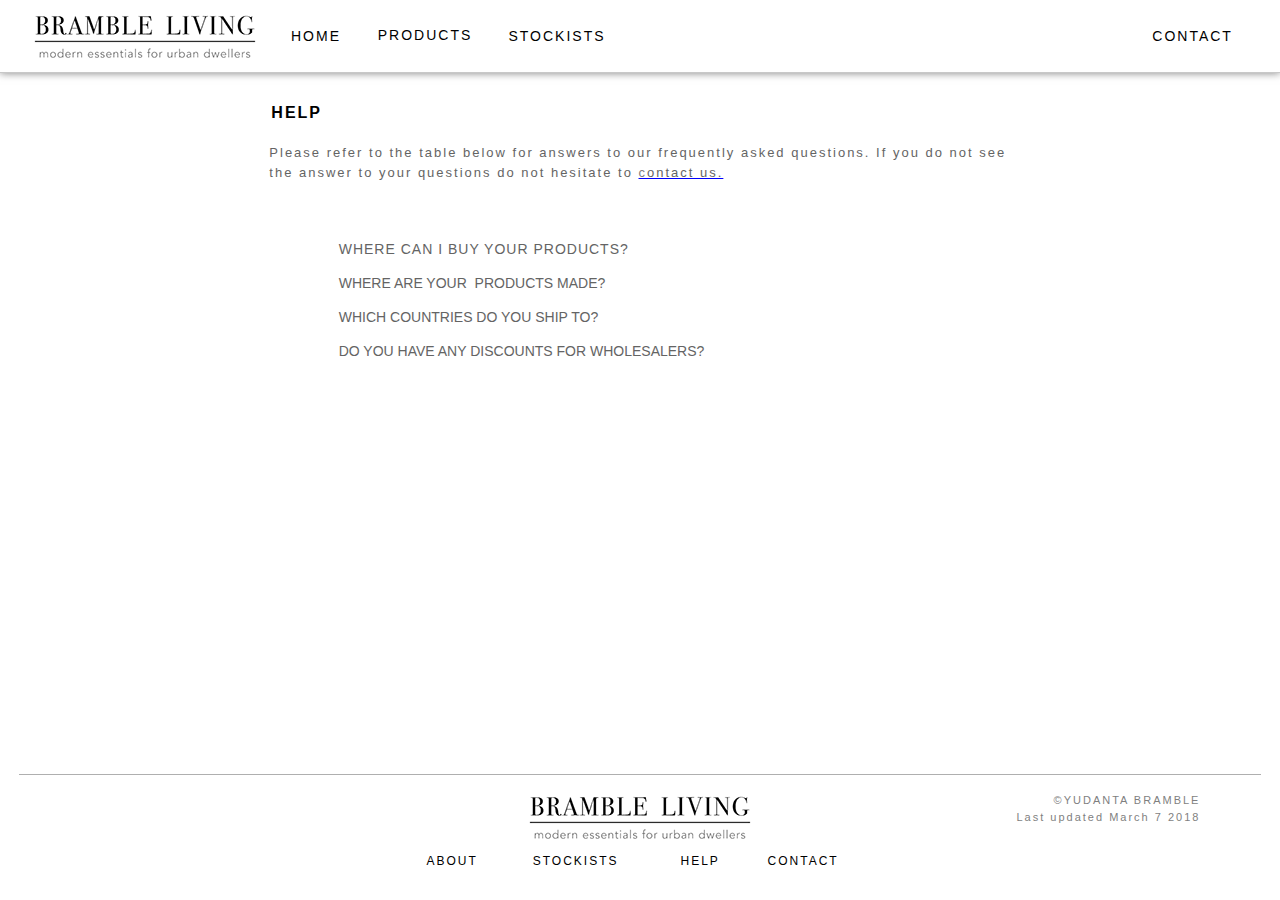
<file: help.html>
<!DOCTYPE html>
<html class="nojs html css_verticalspacer" lang="en-US">
 <head>

  <meta http-equiv="Content-type" content="text/html;charset=UTF-8"/>
  <meta name="generator" content="2018.0.0.379"/>
  <meta name="viewport" content="width=device-width, initial-scale=1.0"/>
  
  <script type="text/javascript">
   // Update the 'nojs'/'js' class on the html node
document.documentElement.className = document.documentElement.className.replace(/\bnojs\b/g, 'js');

// Check that all required assets are uploaded and up-to-date
if(typeof Muse == "undefined") window.Muse = {}; window.Muse.assets = {"required":["museutils.js", "museconfig.js", "jquery.musemenu.js", "jquery.watch.js", "webpro.js", "musewpdisclosure.js", "jquery.museresponsive.js", "require.js", "help.css"], "outOfDate":[]};
</script>
  
  <title>Help</title>
  <!-- CSS -->
  <link rel="stylesheet" type="text/css" href="css/site_global.css?crc=444006867"/>
  <link rel="stylesheet" type="text/css" href="css/master_a-master.css?crc=3793830882"/>
  <link rel="stylesheet" type="text/css" href="css/help.css?crc=535416618" id="pagesheet"/>
  <!-- IE-only CSS -->
  <!--[if lt IE 9]>
  <link rel="stylesheet" type="text/css" href="css/nomq_preview_master_a-master.css?crc=278284680"/>
  <link rel="stylesheet" type="text/css" href="css/nomq_help.css?crc=4211119655" id="nomq_pagesheet"/>
  <![endif]-->
  <!-- JS includes -->
  <!--[if lt IE 9]>
  <script src="scripts/html5shiv.js?crc=4241844378" type="text/javascript"></script>
  <![endif]-->
   </head>
 <body>

  <div class="breakpoint active" id="bp_infinity" data-min-width="1151"><!-- responsive breakpoint node -->
   <div class="clearfix borderbox" id="page"><!-- group -->
    <div class="clearfix grpelem" id="pu21199"><!-- column -->
     <div class="browser_width colelem" id="u21199-bw">
      <div class="shadow" id="u21199"><!-- group -->
       <div class="clearfix" id="u21199_align_to_page">
        <a class="nonblock nontext clip_frame grpelem shared_content" id="u94" href="index.html" data-sizePolicy="fixed" data-pintopage="page_fixedLeft" data-content-guid="u94_content"><!-- image --><img class="block temp_no_img_src" id="u94_img" data-orig-src="images/bl_logo.png?crc=129639226" alt="" width="230" height="66" src="images/blank.gif?crc=4208392903"/></a>
        <div class="clearfix grpelem" id="u939"><!-- group -->
         <nav class="MenuBar clearfix grpelem" id="menuu359" data-sizePolicy="fixed" data-pintopage="page_fixedLeft"><!-- horizontal box -->
          <div class="MenuItemContainer clearfix grpelem" id="u367"><!-- vertical box -->
           <a class="nonblock nontext MenuItem MenuItemWithSubMenu clearfix colelem" id="u368" href="index.html"><!-- horizontal box --><div class="MenuItemLabel NoWrap clearfix grpelem" id="u369-4" data-sizePolicy="fixed" data-pintopage="page_fixedLeft"><!-- content --><p id="u369-2" class="shared_content" data-content-guid="u369-2_content"><span id="u369">home</span></p></div></a>
          </div>
         </nav>
         <nav class="MenuBar clearfix grpelem" id="menuu476" data-sizePolicy="fixed" data-pintopage="page_fixedLeft"><!-- horizontal box -->
          <div class="MenuItemContainer clearfix grpelem" id="u477"><!-- vertical box -->
           <a class="nonblock nontext MenuItem MenuItemWithSubMenu clearfix colelem" id="u478" href="products.html"><!-- horizontal box --><div class="MenuItemLabel NoWrap clearfix grpelem" id="u481-4" data-sizePolicy="fixed" data-pintopage="page_fixedLeft"><!-- content --><p id="u481-2" class="shared_content" data-content-guid="u481-2_content"><span id="u481">products</span></p></div></a>
          </div>
         </nav>
         <nav class="MenuBar clearfix grpelem" id="menuu500" data-sizePolicy="fixed" data-pintopage="page_fixedLeft"><!-- horizontal box -->
          <div class="MenuItemContainer clearfix grpelem" id="u501"><!-- vertical box -->
           <a class="nonblock nontext MenuItem MenuItemWithSubMenu clearfix colelem" id="u504" href="stockists.html"><!-- horizontal box --><div class="MenuItemLabel NoWrap clearfix grpelem" id="u506-4" data-sizePolicy="fixed" data-pintopage="page_fixedLeft"><!-- content --><p id="u506-2" class="shared_content" data-content-guid="u506-2_content"><span id="u506">stockists</span></p></div></a>
          </div>
         </nav>
        </div>
        <nav class="MenuBar clearfix grpelem" id="menuu561" data-sizePolicy="fixed" data-pintopage="page_fluidx"><!-- horizontal box -->
         <div class="MenuItemContainer clearfix grpelem" id="u562"><!-- vertical box -->
          <a class="nonblock nontext MenuItem MenuItemWithSubMenu clearfix colelem" id="u563" href="contact.html"><!-- horizontal box --><div class="MenuItemLabel NoWrap clearfix grpelem" id="u565-4" data-sizePolicy="fixed" data-pintopage="page_fixedLeft"><!-- content --><p id="u565-2" class="shared_content" data-content-guid="u565-2_content"><span id="u565">CONTACT</span></p></div></a>
         </div>
        </nav>
       </div>
      </div>
     </div>
     <div class="clearfix colelem shared_content" id="u23694-4" data-sizePolicy="fluidWidth" data-pintopage="page_fixedCenter" data-content-guid="u23694-4_content"><!-- content -->
      <h2>Help</h2>
     </div>
     <div class="clearfix colelem shared_content" id="u23695-8" data-sizePolicy="fluidWidth" data-pintopage="page_fixedCenter" data-content-guid="u23695-8_content"><!-- content -->
      <h2>Please refer to the table below for answers to our frequently asked questions. If you do not see the answer to your questions do not hesitate to <a class="nonblock" href="contact.html"><span id="u23695-2">c</span><span id="u23695-3">ontact us.</span></a></h2>
     </div>
     <ul class="AccordionWidget clearfix colelem" id="accordionu23696" data-visibility="changed" style="visibility:hidden" data-sizePolicy="fluidWidth" data-pintopage="page_fixedCenter"><!-- vertical box -->
      <li class="AccordionPanel clearfix colelem" id="u23701"><!-- vertical box --><div class="AccordionPanelTab borderbox clearfix colelem" id="u23704-4" data-muse-temp-textContainer-sizePolicy="true" data-muse-temp-textContainer-pinning="true"><!-- content --><div id="u23704-3" class="shared_content" data-content-guid="u23704-3_content"><p>Where can I buy your products?</p></div></div><div class="AccordionPanelContent disn clearfix colelem" id="u23702"><!-- group --><div class="clearfix grpelem shared_content" id="u23703-7" data-muse-temp-textContainer-sizePolicy="true" data-muse-temp-textContainer-pinning="true" data-content-guid="u23703-7_content"><!-- content --><p>Please refer to our <a class="nonblock" href="stockists.html"><span id="u23703-2">Stockists</span></a> page for information on how to purchase.</p></div></div></li>
      <li class="AccordionPanel clearfix colelem" id="u23697"><!-- vertical box --><div class="AccordionPanelTab borderbox clearfix colelem" id="u23698-4" data-muse-temp-textContainer-sizePolicy="true" data-muse-temp-textContainer-pinning="true"><!-- content --><div id="u23698-3" class="shared_content" data-content-guid="u23698-3_content"><p>Where are your&nbsp; products made?</p></div></div><div class="AccordionPanelContent disn clearfix colelem" id="u23699"><!-- group --><div class="clearfix grpelem shared_content" id="u23700-4" data-muse-temp-textContainer-sizePolicy="true" data-muse-temp-textContainer-pinning="true" data-content-guid="u23700-4_content"><!-- content --><p>All of our products are designed and produced on our privately owned facility in Java, Indonesia. We employ around 1000 workers and everything is made on site and checked for quality before it ships.</p></div></div></li>
      <li class="AccordionPanel clearfix colelem" id="u23709"><!-- vertical box --><div class="AccordionPanelTab borderbox clearfix colelem" id="u23710-4" data-muse-temp-textContainer-sizePolicy="true" data-muse-temp-textContainer-pinning="true"><!-- content --><div id="u23710-3" class="shared_content" data-content-guid="u23710-3_content"><p>Which countries do you ship to?</p></div></div><div class="AccordionPanelContent disn clearfix colelem" id="u23711"><!-- group --><div class="clearfix grpelem shared_content" id="u23712-4" data-muse-temp-textContainer-sizePolicy="true" data-muse-temp-textContainer-pinning="true" data-content-guid="u23712-4_content"><!-- content --><p>We ship to most countries though unfortunately we cannot insure any shipments outside of Indonesia and the United States.</p></div></div></li>
      <li class="AccordionPanel clearfix colelem" id="u23705"><!-- vertical box --><div class="AccordionPanelTab borderbox clearfix colelem" id="u23708-4" data-muse-temp-textContainer-sizePolicy="true" data-muse-temp-textContainer-pinning="true"><!-- content --><div id="u23708-3" class="shared_content" data-content-guid="u23708-3_content"><p>Do you have any discounts for wholesalers?</p></div></div><div class="AccordionPanelContent disn clearfix colelem" id="u23706"><!-- group --><div class="clearfix grpelem shared_content" id="u23707-8" data-muse-temp-textContainer-sizePolicy="true" data-muse-temp-textContainer-pinning="true" data-content-guid="u23707-8_content"><!-- content --><p>Yes, we are both the manufacturer and the wholesaler. If you are interested in buying large quantities we have a great discount structure for our wholesale customers. Please get in <a class="nonblock" href="contact.html"><span id="u23707-2">contact</span></a> to learn more. <span id="u23707-5">*Subject to Approval</span></p></div></div></li>
     </ul>
    </div>
    <div class="verticalspacer" data-offset-top="368" data-content-above-spacer="367" data-content-below-spacer="150" data-sizePolicy="fixed" data-pintopage="page_fixedLeft"></div>
    <div class="clearfix grpelem" id="u2068"><!-- group -->
     <div class="clearfix grpelem" id="pu1890"><!-- column -->
      <a class="nonblock nontext clip_frame colelem" id="u1890" href="index.html" data-sizePolicy="fixed" data-pintopage="page_fixedCenter" data-leftAdjustmentDoneBy="pu1890"><!-- image --><img class="block temp_no_img_src shared_content" id="u1890_img" data-orig-src="images/bl_logo.png?crc=129639226" alt="" width="230" height="66" src="images/blank.gif?crc=4208392903" data-content-guid="u1890_img_content"/></a>
      <div class="clearfix colelem" id="u2065"><!-- group -->
       <nav class="MenuBar clearfix grpelem" id="menuu1977" data-sizePolicy="fixed" data-pintopage="page_fixedCenter"><!-- horizontal box -->
        <div class="MenuItemContainer clearfix grpelem" id="u1978"><!-- vertical box -->
         <a class="nonblock nontext MenuItem MenuItemWithSubMenu clearfix colelem" id="u1979" href="about.html"><!-- horizontal box --><div class="MenuItemLabel NoWrap clearfix grpelem" id="u1980-4" data-sizePolicy="fixed" data-pintopage="page_fixedLeft"><!-- content --><p class="shared_content" data-content-guid="u1980-4_0_content">about</p></div></a>
        </div>
       </nav>
       <nav class="MenuBar clearfix grpelem" id="menuu1985" data-sizePolicy="fixed" data-pintopage="page_fixedCenter"><!-- horizontal box -->
        <div class="MenuItemContainer clearfix grpelem" id="u1986"><!-- vertical box -->
         <a class="nonblock nontext MenuItem MenuItemWithSubMenu clearfix colelem" id="u1987" href="stockists.html"><!-- horizontal box --><div class="MenuItemLabel NoWrap clearfix grpelem" id="u1990-4" data-sizePolicy="fixed" data-pintopage="page_fixedLeft"><!-- content --><p class="shared_content" data-content-guid="u1990-4_0_content">stockists</p></div></a>
        </div>
       </nav>
       <nav class="MenuBar clearfix grpelem" id="menuu1969" data-sizePolicy="fixed" data-pintopage="page_fixedCenter"><!-- horizontal box -->
        <div class="MenuItemContainer clearfix grpelem" id="u1970"><!-- vertical box -->
         <a class="nonblock nontext MenuItem MenuItemWithSubMenu MuseMenuActive clearfix colelem" id="u1973" href="help.html"><!-- horizontal box --><div class="MenuItemLabel NoWrap clearfix grpelem" id="u1976-4" data-sizePolicy="fixed" data-pintopage="page_fixedLeft"><!-- content --><p class="shared_content" data-content-guid="u1976-4_0_content">help</p></div></a>
        </div>
       </nav>
       <nav class="MenuBar clearfix grpelem" id="menuu2041" data-sizePolicy="fixed" data-pintopage="page_fixedCenter"><!-- horizontal box -->
        <div class="MenuItemContainer clearfix grpelem" id="u2042"><!-- vertical box -->
         <a class="nonblock nontext MenuItem MenuItemWithSubMenu clearfix colelem" id="u2045" href="contact.html"><!-- horizontal box --><div class="MenuItemLabel NoWrap clearfix grpelem" id="u2047-4" data-sizePolicy="fixed" data-pintopage="page_fixedLeft"><!-- content --><p class="shared_content" data-content-guid="u2047-4_0_content">contact</p></div></a>
        </div>
       </nav>
      </div>
     </div>
     <div class="clearfix grpelem" id="u2122-6" data-sizePolicy="fixed" data-pintopage="page_fixedRight"><!-- content -->
      <p id="u2122-2" class="shared_content" data-content-guid="u2122-2_content">©YUDANTA BRAMBLE</p>
      <p id="u2122-4" class="shared_content" data-content-guid="u2122-4_content">Last updated March 7 2018</p>
     </div>
    </div>
   </div>
  </div>
  <div class="breakpoint" id="bp_1150" data-min-width="877" data-max-width="1150"><!-- responsive breakpoint node -->
   <div class="clearfix borderbox temp_no_id" data-orig-id="page"><!-- group -->
    <div class="clearfix grpelem temp_no_id" data-orig-id="pu21199"><!-- column -->
     <div class="browser_width colelem temp_no_id" data-orig-id="u21199-bw">
      <div class="shadow temp_no_id" data-orig-id="u21199"><!-- group -->
       <div class="clearfix temp_no_id" data-orig-id="u21199_align_to_page">
        <span class="nonblock nontext clip_frame grpelem placeholder" data-placeholder-for="u94_content"><!-- placeholder node --></span>
        <div class="clearfix grpelem temp_no_id" data-orig-id="u939"><!-- group -->
         <nav class="MenuBar clearfix grpelem temp_no_id" data-sizePolicy="fixed" data-pintopage="page_fixedLeft" data-orig-id="menuu359"><!-- horizontal box -->
          <div class="MenuItemContainer clearfix grpelem temp_no_id" data-orig-id="u367"><!-- vertical box -->
           <a class="nonblock nontext MenuItem MenuItemWithSubMenu clearfix colelem temp_no_id" href="index.html" data-orig-id="u368"><!-- horizontal box --><div class="MenuItemLabel NoWrap clearfix grpelem temp_no_id" data-sizePolicy="fixed" data-pintopage="page_fixedLeft" data-orig-id="u369-4"><!-- content --><span class="placeholder" data-placeholder-for="u369-2_content"><!-- placeholder node --></span></div></a>
          </div>
         </nav>
         <nav class="MenuBar clearfix grpelem temp_no_id" data-sizePolicy="fixed" data-pintopage="page_fixedLeft" data-orig-id="menuu476"><!-- horizontal box -->
          <div class="MenuItemContainer clearfix grpelem temp_no_id" data-orig-id="u477"><!-- vertical box -->
           <a class="nonblock nontext MenuItem MenuItemWithSubMenu clearfix colelem temp_no_id" href="products.html" data-orig-id="u478"><!-- horizontal box --><div class="MenuItemLabel NoWrap clearfix grpelem temp_no_id" data-sizePolicy="fixed" data-pintopage="page_fixedLeft" data-orig-id="u481-4"><!-- content --><span class="placeholder" data-placeholder-for="u481-2_content"><!-- placeholder node --></span></div></a>
          </div>
         </nav>
         <nav class="MenuBar clearfix grpelem temp_no_id" data-sizePolicy="fixed" data-pintopage="page_fixedLeft" data-orig-id="menuu500"><!-- horizontal box -->
          <div class="MenuItemContainer clearfix grpelem temp_no_id" data-orig-id="u501"><!-- vertical box -->
           <a class="nonblock nontext MenuItem MenuItemWithSubMenu clearfix colelem temp_no_id" href="stockists.html" data-orig-id="u504"><!-- horizontal box --><div class="MenuItemLabel NoWrap clearfix grpelem temp_no_id" data-sizePolicy="fixed" data-pintopage="page_fixedLeft" data-orig-id="u506-4"><!-- content --><span class="placeholder" data-placeholder-for="u506-2_content"><!-- placeholder node --></span></div></a>
          </div>
         </nav>
        </div>
        <nav class="MenuBar clearfix grpelem temp_no_id" data-sizePolicy="fixed" data-pintopage="page_fixedLeft" data-orig-id="menuu561"><!-- horizontal box -->
         <div class="MenuItemContainer clearfix grpelem temp_no_id" data-orig-id="u562"><!-- vertical box -->
          <a class="nonblock nontext MenuItem MenuItemWithSubMenu clearfix colelem temp_no_id" href="contact.html" data-orig-id="u563"><!-- horizontal box --><div class="MenuItemLabel NoWrap clearfix grpelem temp_no_id" data-sizePolicy="fixed" data-pintopage="page_fixedLeft" data-orig-id="u565-4"><!-- content --><span class="placeholder" data-placeholder-for="u565-2_content"><!-- placeholder node --></span></div></a>
         </div>
        </nav>
       </div>
      </div>
     </div>
     <span class="clearfix colelem placeholder" data-placeholder-for="u23694-4_content"><!-- placeholder node --></span>
     <span class="clearfix colelem placeholder" data-placeholder-for="u23695-8_content"><!-- placeholder node --></span>
     <ul class="AccordionWidget clearfix colelem temp_no_id" data-visibility="changed" style="visibility:hidden" data-sizePolicy="fluidWidth" data-pintopage="page_fixedCenter" data-orig-id="accordionu23696"><!-- vertical box -->
      <li class="AccordionPanel clearfix colelem temp_no_id" data-orig-id="u23701"><!-- vertical box --><div class="AccordionPanelTab borderbox clearfix colelem temp_no_id" data-muse-temp-textContainer-sizePolicy="true" data-muse-temp-textContainer-pinning="true" data-orig-id="u23704-4"><!-- content --><span class="placeholder" data-placeholder-for="u23704-3_content"><!-- placeholder node --></span></div><div class="AccordionPanelContent disn clearfix colelem temp_no_id" data-orig-id="u23702"><!-- group --><span class="clearfix grpelem placeholder" data-placeholder-for="u23703-7_content"><!-- placeholder node --></span></div></li>
      <li class="AccordionPanel clearfix colelem temp_no_id" data-orig-id="u23697"><!-- vertical box --><div class="AccordionPanelTab borderbox clearfix colelem temp_no_id" data-muse-temp-textContainer-sizePolicy="true" data-muse-temp-textContainer-pinning="true" data-orig-id="u23698-4"><!-- content --><span class="placeholder" data-placeholder-for="u23698-3_content"><!-- placeholder node --></span></div><div class="AccordionPanelContent disn clearfix colelem temp_no_id" data-orig-id="u23699"><!-- group --><span class="clearfix grpelem placeholder" data-placeholder-for="u23700-4_content"><!-- placeholder node --></span></div></li>
      <li class="AccordionPanel clearfix colelem temp_no_id" data-orig-id="u23709"><!-- vertical box --><div class="AccordionPanelTab borderbox clearfix colelem temp_no_id" data-muse-temp-textContainer-sizePolicy="true" data-muse-temp-textContainer-pinning="true" data-orig-id="u23710-4"><!-- content --><span class="placeholder" data-placeholder-for="u23710-3_content"><!-- placeholder node --></span></div><div class="AccordionPanelContent disn clearfix colelem temp_no_id" data-orig-id="u23711"><!-- group --><span class="clearfix grpelem placeholder" data-placeholder-for="u23712-4_content"><!-- placeholder node --></span></div></li>
      <li class="AccordionPanel clearfix colelem temp_no_id" data-orig-id="u23705"><!-- vertical box --><div class="AccordionPanelTab borderbox clearfix colelem temp_no_id" data-muse-temp-textContainer-sizePolicy="true" data-muse-temp-textContainer-pinning="true" data-orig-id="u23708-4"><!-- content --><span class="placeholder" data-placeholder-for="u23708-3_content"><!-- placeholder node --></span></div><div class="AccordionPanelContent disn clearfix colelem temp_no_id" data-orig-id="u23706"><!-- group --><span class="clearfix grpelem placeholder" data-placeholder-for="u23707-8_content"><!-- placeholder node --></span></div></li>
     </ul>
    </div>
    <div class="verticalspacer" data-offset-top="368" data-content-above-spacer="367" data-content-below-spacer="201" data-sizePolicy="fixed" data-pintopage="page_fixedLeft"></div>
    <div class="clearfix grpelem" id="pu2068"><!-- column -->
     <div class="clearfix colelem temp_no_id" data-orig-id="u2068"><!-- column -->
      <a class="nonblock nontext clip_frame colelem temp_no_id" href="index.html" data-sizePolicy="fixed" data-pintopage="page_fixedCenter" data-orig-id="u1890"><!-- image --><span class="block placeholder" data-placeholder-for="u1890_img_content"><!-- placeholder node --></span></a>
      <div class="clearfix colelem temp_no_id" data-orig-id="u2065"><!-- group -->
       <nav class="MenuBar clearfix grpelem temp_no_id" data-sizePolicy="fixed" data-pintopage="page_fixedCenter" data-orig-id="menuu1977"><!-- horizontal box -->
        <div class="MenuItemContainer clearfix grpelem temp_no_id" data-orig-id="u1978"><!-- vertical box -->
         <a class="nonblock nontext MenuItem MenuItemWithSubMenu clearfix colelem temp_no_id" href="about.html" data-orig-id="u1979"><!-- horizontal box --><div class="MenuItemLabel NoWrap clearfix grpelem temp_no_id" data-sizePolicy="fixed" data-pintopage="page_fixedLeft" data-orig-id="u1980-4"><!-- content --><span class="placeholder" data-placeholder-for="u1980-4_0_content"><!-- placeholder node --></span></div></a>
        </div>
       </nav>
       <nav class="MenuBar clearfix grpelem temp_no_id" data-sizePolicy="fixed" data-pintopage="page_fixedCenter" data-orig-id="menuu1985"><!-- horizontal box -->
        <div class="MenuItemContainer clearfix grpelem temp_no_id" data-orig-id="u1986"><!-- vertical box -->
         <a class="nonblock nontext MenuItem MenuItemWithSubMenu clearfix colelem temp_no_id" href="stockists.html" data-orig-id="u1987"><!-- horizontal box --><div class="MenuItemLabel NoWrap clearfix grpelem temp_no_id" data-sizePolicy="fixed" data-pintopage="page_fixedLeft" data-orig-id="u1990-4"><!-- content --><span class="placeholder" data-placeholder-for="u1990-4_0_content"><!-- placeholder node --></span></div></a>
        </div>
       </nav>
       <nav class="MenuBar clearfix grpelem temp_no_id" data-sizePolicy="fixed" data-pintopage="page_fixedCenter" data-orig-id="menuu1969"><!-- horizontal box -->
        <div class="MenuItemContainer clearfix grpelem temp_no_id" data-orig-id="u1970"><!-- vertical box -->
         <a class="nonblock nontext MenuItem MenuItemWithSubMenu MuseMenuActive clearfix colelem temp_no_id" href="help.html" data-orig-id="u1973"><!-- horizontal box --><div class="MenuItemLabel NoWrap clearfix grpelem temp_no_id" data-sizePolicy="fixed" data-pintopage="page_fixedLeft" data-orig-id="u1976-4"><!-- content --><span class="placeholder" data-placeholder-for="u1976-4_0_content"><!-- placeholder node --></span></div></a>
        </div>
       </nav>
       <nav class="MenuBar clearfix grpelem temp_no_id" data-sizePolicy="fixed" data-pintopage="page_fixedCenter" data-orig-id="menuu2041"><!-- horizontal box -->
        <div class="MenuItemContainer clearfix grpelem temp_no_id" data-orig-id="u2042"><!-- vertical box -->
         <a class="nonblock nontext MenuItem MenuItemWithSubMenu clearfix colelem temp_no_id" href="contact.html" data-orig-id="u2045"><!-- horizontal box --><div class="MenuItemLabel NoWrap clearfix grpelem temp_no_id" data-sizePolicy="fixed" data-pintopage="page_fixedLeft" data-orig-id="u2047-4"><!-- content --><span class="placeholder" data-placeholder-for="u2047-4_0_content"><!-- placeholder node --></span></div></a>
        </div>
       </nav>
      </div>
     </div>
     <div class="clearfix colelem temp_no_id" data-sizePolicy="fixed" data-pintopage="page_fixedCenter" data-orig-id="u2122-6"><!-- content -->
      <span class="placeholder" data-placeholder-for="u2122-2_content"><!-- placeholder node --></span>
      <span class="placeholder" data-placeholder-for="u2122-4_content"><!-- placeholder node --></span>
     </div>
    </div>
   </div>
  </div>
  <div class="breakpoint" id="bp_876" data-min-width="701" data-max-width="876"><!-- responsive breakpoint node -->
   <div class="clearfix borderbox temp_no_id" data-orig-id="page"><!-- group -->
    <div class="clearfix grpelem temp_no_id" data-orig-id="pu21199"><!-- column -->
     <div class="browser_width colelem temp_no_id" data-orig-id="u21199-bw">
      <div class="shadow temp_no_id" data-orig-id="u21199"><!-- group -->
       <div class="clearfix temp_no_id" data-orig-id="u21199_align_to_page">
        <span class="nonblock nontext clip_frame grpelem placeholder" data-placeholder-for="u94_content"><!-- placeholder node --></span>
        <div class="clearfix grpelem temp_no_id" data-orig-id="u939"><!-- group -->
         <nav class="MenuBar clearfix grpelem temp_no_id" data-sizePolicy="fixed" data-pintopage="page_fixedLeft" data-orig-id="menuu359"><!-- horizontal box -->
          <div class="MenuItemContainer clearfix grpelem temp_no_id" data-orig-id="u367"><!-- vertical box -->
           <a class="nonblock nontext MenuItem MenuItemWithSubMenu clearfix colelem temp_no_id" href="index.html" data-orig-id="u368"><!-- horizontal box --><div class="MenuItemLabel NoWrap clearfix grpelem temp_no_id" data-sizePolicy="fixed" data-pintopage="page_fixedLeft" data-orig-id="u369-4"><!-- content --><span class="placeholder" data-placeholder-for="u369-2_content"><!-- placeholder node --></span></div></a>
          </div>
         </nav>
         <nav class="MenuBar clearfix grpelem temp_no_id" data-sizePolicy="fixed" data-pintopage="page_fixedLeft" data-orig-id="menuu476"><!-- horizontal box -->
          <div class="MenuItemContainer clearfix grpelem temp_no_id" data-orig-id="u477"><!-- vertical box -->
           <a class="nonblock nontext MenuItem MenuItemWithSubMenu clearfix colelem temp_no_id" href="products.html" data-orig-id="u478"><!-- horizontal box --><div class="MenuItemLabel NoWrap clearfix grpelem temp_no_id" data-sizePolicy="fixed" data-pintopage="page_fixedLeft" data-orig-id="u481-4"><!-- content --><span class="placeholder" data-placeholder-for="u481-2_content"><!-- placeholder node --></span></div></a>
          </div>
         </nav>
         <nav class="MenuBar clearfix grpelem temp_no_id" data-sizePolicy="fixed" data-pintopage="page_fixedLeft" data-orig-id="menuu500"><!-- horizontal box -->
          <div class="MenuItemContainer clearfix grpelem temp_no_id" data-orig-id="u501"><!-- vertical box -->
           <a class="nonblock nontext MenuItem MenuItemWithSubMenu clearfix colelem temp_no_id" href="stockists.html" data-orig-id="u504"><!-- horizontal box --><div class="MenuItemLabel NoWrap clearfix grpelem temp_no_id" data-sizePolicy="fixed" data-pintopage="page_fixedLeft" data-orig-id="u506-4"><!-- content --><span class="placeholder" data-placeholder-for="u506-2_content"><!-- placeholder node --></span></div></a>
          </div>
         </nav>
        </div>
        <nav class="MenuBar clearfix grpelem temp_no_id" data-sizePolicy="fixed" data-pintopage="page_fixedLeft" data-orig-id="menuu561"><!-- horizontal box -->
         <div class="MenuItemContainer clearfix grpelem temp_no_id" data-orig-id="u562"><!-- vertical box -->
          <a class="nonblock nontext MenuItem MenuItemWithSubMenu clearfix colelem temp_no_id" href="contact.html" data-orig-id="u563"><!-- horizontal box --><div class="MenuItemLabel NoWrap clearfix grpelem temp_no_id" data-sizePolicy="fixed" data-pintopage="page_fixedLeft" data-orig-id="u565-4"><!-- content --><span class="placeholder" data-placeholder-for="u565-2_content"><!-- placeholder node --></span></div></a>
         </div>
        </nav>
       </div>
      </div>
     </div>
     <span class="clearfix colelem placeholder" data-placeholder-for="u23694-4_content"><!-- placeholder node --></span>
     <span class="clearfix colelem placeholder" data-placeholder-for="u23695-8_content"><!-- placeholder node --></span>
     <ul class="AccordionWidget clearfix colelem temp_no_id" data-visibility="changed" style="visibility:hidden" data-sizePolicy="fluidWidth" data-pintopage="page_fixedCenter" data-orig-id="accordionu23696"><!-- vertical box -->
      <li class="AccordionPanel clearfix colelem temp_no_id" data-orig-id="u23701"><!-- vertical box --><div class="AccordionPanelTab borderbox clearfix colelem temp_no_id" data-muse-temp-textContainer-sizePolicy="true" data-muse-temp-textContainer-pinning="true" data-orig-id="u23704-4"><!-- content --><span class="placeholder" data-placeholder-for="u23704-3_content"><!-- placeholder node --></span></div><div class="AccordionPanelContent disn clearfix colelem temp_no_id" data-orig-id="u23702"><!-- group --><span class="clearfix grpelem placeholder" data-placeholder-for="u23703-7_content"><!-- placeholder node --></span></div></li>
      <li class="AccordionPanel clearfix colelem temp_no_id" data-orig-id="u23697"><!-- vertical box --><div class="AccordionPanelTab borderbox clearfix colelem temp_no_id" data-muse-temp-textContainer-sizePolicy="true" data-muse-temp-textContainer-pinning="true" data-orig-id="u23698-4"><!-- content --><span class="placeholder" data-placeholder-for="u23698-3_content"><!-- placeholder node --></span></div><div class="AccordionPanelContent disn clearfix colelem temp_no_id" data-orig-id="u23699"><!-- group --><span class="clearfix grpelem placeholder" data-placeholder-for="u23700-4_content"><!-- placeholder node --></span></div></li>
      <li class="AccordionPanel clearfix colelem temp_no_id" data-orig-id="u23709"><!-- vertical box --><div class="AccordionPanelTab borderbox clearfix colelem temp_no_id" data-muse-temp-textContainer-sizePolicy="true" data-muse-temp-textContainer-pinning="true" data-orig-id="u23710-4"><!-- content --><span class="placeholder" data-placeholder-for="u23710-3_content"><!-- placeholder node --></span></div><div class="AccordionPanelContent disn clearfix colelem temp_no_id" data-orig-id="u23711"><!-- group --><span class="clearfix grpelem placeholder" data-placeholder-for="u23712-4_content"><!-- placeholder node --></span></div></li>
      <li class="AccordionPanel clearfix colelem temp_no_id" data-orig-id="u23705"><!-- vertical box --><div class="AccordionPanelTab borderbox clearfix colelem temp_no_id" data-muse-temp-textContainer-sizePolicy="true" data-muse-temp-textContainer-pinning="true" data-orig-id="u23708-4"><!-- content --><span class="placeholder" data-placeholder-for="u23708-3_content"><!-- placeholder node --></span></div><div class="AccordionPanelContent disn clearfix colelem temp_no_id" data-orig-id="u23706"><!-- group --><span class="clearfix grpelem placeholder" data-placeholder-for="u23707-8_content"><!-- placeholder node --></span></div></li>
     </ul>
    </div>
    <div class="verticalspacer" data-offset-top="397" data-content-above-spacer="397" data-content-below-spacer="202" data-sizePolicy="fixed" data-pintopage="page_fixedLeft"></div>
    <div class="clearfix grpelem temp_no_id" data-orig-id="pu2068"><!-- column -->
     <div class="clearfix colelem temp_no_id" data-orig-id="u2068"><!-- column -->
      <a class="nonblock nontext clip_frame colelem temp_no_id" href="index.html" data-sizePolicy="fixed" data-pintopage="page_fixedCenter" data-orig-id="u1890"><!-- image --><span class="block placeholder" data-placeholder-for="u1890_img_content"><!-- placeholder node --></span></a>
      <div class="clearfix colelem temp_no_id" data-orig-id="u2065"><!-- group -->
       <nav class="MenuBar clearfix grpelem temp_no_id" data-sizePolicy="fixed" data-pintopage="page_fixedCenter" data-orig-id="menuu1977"><!-- horizontal box -->
        <div class="MenuItemContainer clearfix grpelem temp_no_id" data-orig-id="u1978"><!-- vertical box -->
         <a class="nonblock nontext MenuItem MenuItemWithSubMenu clearfix colelem temp_no_id" href="about.html" data-orig-id="u1979"><!-- horizontal box --><div class="MenuItemLabel NoWrap clearfix grpelem temp_no_id" data-sizePolicy="fixed" data-pintopage="page_fixedLeft" data-orig-id="u1980-4"><!-- content --><span class="placeholder" data-placeholder-for="u1980-4_0_content"><!-- placeholder node --></span></div></a>
        </div>
       </nav>
       <nav class="MenuBar clearfix grpelem temp_no_id" data-sizePolicy="fixed" data-pintopage="page_fixedCenter" data-orig-id="menuu1985"><!-- horizontal box -->
        <div class="MenuItemContainer clearfix grpelem temp_no_id" data-orig-id="u1986"><!-- vertical box -->
         <a class="nonblock nontext MenuItem MenuItemWithSubMenu clearfix colelem temp_no_id" href="stockists.html" data-orig-id="u1987"><!-- horizontal box --><div class="MenuItemLabel NoWrap clearfix grpelem temp_no_id" data-sizePolicy="fixed" data-pintopage="page_fixedLeft" data-orig-id="u1990-4"><!-- content --><span class="placeholder" data-placeholder-for="u1990-4_0_content"><!-- placeholder node --></span></div></a>
        </div>
       </nav>
       <nav class="MenuBar clearfix grpelem temp_no_id" data-sizePolicy="fixed" data-pintopage="page_fixedCenter" data-orig-id="menuu1969"><!-- horizontal box -->
        <div class="MenuItemContainer clearfix grpelem temp_no_id" data-orig-id="u1970"><!-- vertical box -->
         <a class="nonblock nontext MenuItem MenuItemWithSubMenu MuseMenuActive clearfix colelem temp_no_id" href="help.html" data-orig-id="u1973"><!-- horizontal box --><div class="MenuItemLabel NoWrap clearfix grpelem temp_no_id" data-sizePolicy="fixed" data-pintopage="page_fixedLeft" data-orig-id="u1976-4"><!-- content --><span class="placeholder" data-placeholder-for="u1976-4_0_content"><!-- placeholder node --></span></div></a>
        </div>
       </nav>
       <nav class="MenuBar clearfix grpelem temp_no_id" data-sizePolicy="fixed" data-pintopage="page_fixedCenter" data-orig-id="menuu2041"><!-- horizontal box -->
        <div class="MenuItemContainer clearfix grpelem temp_no_id" data-orig-id="u2042"><!-- vertical box -->
         <a class="nonblock nontext MenuItem MenuItemWithSubMenu clearfix colelem temp_no_id" href="contact.html" data-orig-id="u2045"><!-- horizontal box --><div class="MenuItemLabel NoWrap clearfix grpelem temp_no_id" data-sizePolicy="fixed" data-pintopage="page_fixedLeft" data-orig-id="u2047-4"><!-- content --><span class="placeholder" data-placeholder-for="u2047-4_0_content"><!-- placeholder node --></span></div></a>
        </div>
       </nav>
      </div>
     </div>
     <div class="clearfix colelem temp_no_id" data-sizePolicy="fixed" data-pintopage="page_fixedCenter" data-orig-id="u2122-6"><!-- content -->
      <span class="placeholder" data-placeholder-for="u2122-2_content"><!-- placeholder node --></span>
      <span class="placeholder" data-placeholder-for="u2122-4_content"><!-- placeholder node --></span>
     </div>
    </div>
   </div>
  </div>
  <div class="breakpoint" id="bp_700" data-max-width="700"><!-- responsive breakpoint node -->
   <div class="clearfix borderbox temp_no_id" data-orig-id="page"><!-- group -->
    <div class="clearfix grpelem temp_no_id" data-orig-id="pu21199"><!-- column -->
     <div class="browser_width colelem temp_no_id" data-orig-id="u21199-bw">
      <div class="shadow temp_no_id" data-orig-id="u21199"><!-- group -->
       <div class="clearfix temp_no_id" data-orig-id="u21199_align_to_page">
        <span class="nonblock nontext clip_frame grpelem placeholder" data-placeholder-for="u94_content"><!-- placeholder node --></span>
       </div>
      </div>
     </div>
     <div class="clearfix colelem" id="pu23694-4"><!-- group -->
      <span class="clearfix grpelem placeholder" data-placeholder-for="u23694-4_content"><!-- placeholder node --></span>
      <span class="clearfix grpelem placeholder" data-placeholder-for="u23695-8_content"><!-- placeholder node --></span>
      <ul class="AccordionWidget clearfix grpelem temp_no_id" data-visibility="changed" style="visibility:hidden" data-sizePolicy="fluidWidth" data-pintopage="page_fixedCenter" data-orig-id="accordionu23696"><!-- vertical box -->
       <li class="AccordionPanel clearfix colelem temp_no_id" data-orig-id="u23701"><!-- vertical box --><div class="AccordionPanelTab borderbox clearfix colelem temp_no_id" data-muse-temp-textContainer-sizePolicy="true" data-muse-temp-textContainer-pinning="true" data-orig-id="u23704-4"><!-- content --><span class="placeholder" data-placeholder-for="u23704-3_content"><!-- placeholder node --></span></div><div class="AccordionPanelContent disn clearfix colelem temp_no_id" data-orig-id="u23702"><!-- group --><span class="clearfix grpelem placeholder" data-placeholder-for="u23703-7_content"><!-- placeholder node --></span></div></li>
       <li class="AccordionPanel clearfix colelem temp_no_id" data-orig-id="u23697"><!-- vertical box --><div class="AccordionPanelTab borderbox clearfix colelem temp_no_id" data-muse-temp-textContainer-sizePolicy="true" data-muse-temp-textContainer-pinning="true" data-orig-id="u23698-4"><!-- content --><span class="placeholder" data-placeholder-for="u23698-3_content"><!-- placeholder node --></span></div><div class="AccordionPanelContent disn clearfix colelem temp_no_id" data-orig-id="u23699"><!-- group --><span class="clearfix grpelem placeholder" data-placeholder-for="u23700-4_content"><!-- placeholder node --></span></div></li>
       <li class="AccordionPanel clearfix colelem temp_no_id" data-orig-id="u23709"><!-- vertical box --><div class="AccordionPanelTab borderbox clearfix colelem temp_no_id" data-muse-temp-textContainer-sizePolicy="true" data-muse-temp-textContainer-pinning="true" data-orig-id="u23710-4"><!-- content --><span class="placeholder" data-placeholder-for="u23710-3_content"><!-- placeholder node --></span></div><div class="AccordionPanelContent disn clearfix colelem temp_no_id" data-orig-id="u23711"><!-- group --><span class="clearfix grpelem placeholder" data-placeholder-for="u23712-4_content"><!-- placeholder node --></span></div></li>
       <li class="AccordionPanel clearfix colelem temp_no_id" data-orig-id="u23705"><!-- vertical box --><div class="AccordionPanelTab borderbox clearfix colelem temp_no_id" data-muse-temp-textContainer-sizePolicy="true" data-muse-temp-textContainer-pinning="true" data-orig-id="u23708-4"><!-- content --><span class="placeholder" data-placeholder-for="u23708-3_content"><!-- placeholder node --></span></div><div class="AccordionPanelContent disn clearfix colelem temp_no_id" data-orig-id="u23706"><!-- group --><span class="clearfix grpelem placeholder" data-placeholder-for="u23707-8_content"><!-- placeholder node --></span></div></li>
      </ul>
      <div class="accordion_wrapper grpelem" id="accordionu8616wrapper"><!-- vertical box -->
       <ul class="AccordionWidget clearfix" id="accordionu8616" data-visibility="changed" style="visibility:hidden" data-sizePolicy="fluidWidth" data-pintopage="page_fixedRight" data-leftAdjustmentDoneBy="accordionu8616wrapper"><!-- column -->
        <li class="AccordionPanel clearfix colelem" id="u8617"><!-- vertical box --><div class="AccordionPanelTab borderbox clearfix colelem" id="u8618-3" data-muse-temp-textContainer-sizePolicy="true" data-muse-temp-textContainer-pinning="true"><!-- content --><div id="u8618-2"><p>&nbsp;</p></div></div><div class="AccordionPanelContent disn clearfix colelem" id="u8619"><!-- group --><div class="clearfix grpelem" id="u8620-3" data-muse-temp-textContainer-sizePolicy="true" data-muse-temp-textContainer-pinning="true"><!-- content --><p>&nbsp;</p></div><nav class="MenuBar clearfix grpelem" id="menuu9592"><!-- vertical box --><div class="MenuItemContainer clearfix colelem" id="u9600"><!-- horizontal box --><a class="nonblock nontext MenuItem MenuItemWithSubMenu borderbox clearfix grpelem" id="u9603" href="index.html"><!-- horizontal box --><div class="MenuItemLabel clearfix grpelem" id="u9606-4" data-muse-temp-textContainer-sizePolicy="true" data-muse-temp-textContainer-pinning="true"><!-- content --><p id="u9606-2"><span id="u9606">Home</span></p></div></a></div><div class="MenuItemContainer clearfix colelem" id="u10348"><!-- horizontal box --><a class="nonblock nontext MenuItem MenuItemWithSubMenu borderbox clearfix grpelem" id="u10372" href="products.html"><!-- horizontal box --><div class="MenuItemLabel clearfix grpelem" id="u10375-4" data-muse-temp-textContainer-sizePolicy="true" data-muse-temp-textContainer-pinning="true"><!-- content --><p id="u10375-2"><span id="u10375">Products</span></p></div></a><div class="SubMenu MenuLevel1 clearfix" id="u10349"><!-- vertical box --><ul class="SubMenuView clearfix colelem" id="u10350"><!-- vertical box --><li class="MenuItemContainer clearfix colelem" id="u10544"><!-- horizontal box --><a class="nonblock nontext MenuItem MenuItemWithSubMenu clearfix grpelem" id="u10548" href="ellipse-chair.html"><!-- horizontal box --><div class="MenuItemLabel clearfix grpelem" id="u10556-4" data-muse-temp-textContainer-sizePolicy="true" data-muse-temp-textContainer-pinning="true"><!-- content --><div id="u10556-3"><p>Ellipse Chair</p></div></div></a></li><li class="MenuItemContainer clearfix colelem" id="u25862"><!-- horizontal box --><a class="nonblock nontext MenuItem MenuItemWithSubMenu clearfix grpelem" id="u25865" href="leather-recliner.html"><!-- horizontal box --><div class="MenuItemLabel clearfix grpelem" id="u25866-4" data-muse-temp-textContainer-sizePolicy="true" data-muse-temp-textContainer-pinning="true"><!-- content --><div id="u25866-3"><p>Leather Recliner</p></div></div></a></li><li class="MenuItemContainer clearfix colelem" id="u28470"><!-- horizontal box --><a class="nonblock nontext MenuItem MenuItemWithSubMenu clearfix grpelem" id="u28471" href="circle-stool.html"><!-- horizontal box --><div class="MenuItemLabel clearfix grpelem" id="u28473-4" data-muse-temp-textContainer-sizePolicy="true" data-muse-temp-textContainer-pinning="true"><!-- content --><div id="u28473-3"><p>Circle Stool</p></div></div></a></li><li class="MenuItemContainer clearfix colelem" id="u28933"><!-- horizontal box --><a class="nonblock nontext MenuItem MenuItemWithSubMenu clearfix grpelem" id="u28934" href="ellipse-dining.html"><!-- horizontal box --><div class="MenuItemLabel clearfix grpelem" id="u28937-4" data-muse-temp-textContainer-sizePolicy="true" data-muse-temp-textContainer-pinning="true"><!-- content --><div id="u28937-3"><p>Ellipse Dining</p></div></div></a></li><li class="MenuItemContainer clearfix colelem" id="u28063"><!-- horizontal box --><a class="nonblock nontext MenuItem MenuItemWithSubMenu clearfix grpelem" id="u28066" href="hex-coffee-table.html"><!-- horizontal box --><div class="MenuItemLabel clearfix grpelem" id="u28067-4" data-muse-temp-textContainer-sizePolicy="true" data-muse-temp-textContainer-pinning="true"><!-- content --><div id="u28067-3"><p>Hex Coffee Table</p></div></div></a></li><li class="MenuItemContainer clearfix colelem" id="u26149"><!-- horizontal box --><a class="nonblock nontext MenuItem MenuItemWithSubMenu clearfix grpelem" id="u26150" href="zen-coffee-table.html"><!-- horizontal box --><div class="MenuItemLabel clearfix grpelem" id="u26152-4" data-muse-temp-textContainer-sizePolicy="true" data-muse-temp-textContainer-pinning="true"><!-- content --><div id="u26152-3"><p>Zen Coffee Table</p></div></div></a></li><li class="MenuItemContainer clearfix colelem" id="u26754"><!-- horizontal box --><a class="nonblock nontext MenuItem MenuItemWithSubMenu clearfix grpelem" id="u26757" href="rose-side-table.html"><!-- horizontal box --><div class="MenuItemLabel clearfix grpelem" id="u26758-4" data-muse-temp-textContainer-sizePolicy="true" data-muse-temp-textContainer-pinning="true"><!-- content --><div id="u26758-3"><p>Rose Side Table</p></div></div></a></li></ul></div></div><div class="MenuItemContainer clearfix colelem" id="u10593"><!-- horizontal box --><a class="nonblock nontext MenuItem MenuItemWithSubMenu borderbox clearfix grpelem" id="u10594" href="stockists.html"><!-- horizontal box --><div class="MenuItemLabel clearfix grpelem" id="u10596-4" data-muse-temp-textContainer-sizePolicy="true" data-muse-temp-textContainer-pinning="true"><!-- content --><p id="u10596-2"><span id="u10596">Stockists</span></p></div></a></div><div class="MenuItemContainer clearfix colelem" id="u10691"><!-- horizontal box --><a class="nonblock nontext MenuItem MenuItemWithSubMenu borderbox clearfix grpelem" id="u10692" href="contact.html"><!-- horizontal box --><div class="MenuItemLabel clearfix grpelem" id="u10695-4" data-muse-temp-textContainer-sizePolicy="true" data-muse-temp-textContainer-pinning="true"><!-- content --><p id="u10695-2"><span id="u10695">Contact</span></p></div></a></div><div class="MenuItemContainer clearfix colelem" id="u10740"><!-- horizontal box --><a class="nonblock nontext MenuItem MenuItemWithSubMenu borderbox clearfix grpelem" id="u10743" href="about.html"><!-- horizontal box --><div class="MenuItemLabel clearfix grpelem" id="u10745-4" data-muse-temp-textContainer-sizePolicy="true" data-muse-temp-textContainer-pinning="true"><!-- content --><p id="u10745-2"><span id="u10745">About</span></p></div></a></div><div class="MenuItemContainer clearfix colelem" id="u10054"><!-- horizontal box --><a class="nonblock nontext MenuItem MenuItemWithSubMenu MuseMenuActive borderbox clearfix grpelem" id="u10092" href="help.html"><!-- horizontal box --><div class="MenuItemLabel clearfix grpelem" id="u10095-4" data-muse-temp-textContainer-sizePolicy="true" data-muse-temp-textContainer-pinning="true"><!-- content --><p id="u10095-2"><span id="u10095">Help</span></p></div></a></div></nav></div></li>
       </ul>
      </div>
     </div>
    </div>
    <div class="verticalspacer" data-offset-top="417" data-content-above-spacer="417" data-content-below-spacer="202" data-sizePolicy="fixed" data-pintopage="page_fixedLeft"></div>
    <div class="clearfix grpelem temp_no_id" data-orig-id="pu2068"><!-- column -->
     <div class="clearfix colelem temp_no_id" data-orig-id="u2068"><!-- column -->
      <a class="nonblock nontext clip_frame colelem temp_no_id" href="index.html" data-sizePolicy="fixed" data-pintopage="page_fixedCenter" data-orig-id="u1890"><!-- image --><span class="block placeholder" data-placeholder-for="u1890_img_content"><!-- placeholder node --></span></a>
      <div class="clearfix colelem temp_no_id" data-orig-id="u2065"><!-- group -->
       <nav class="MenuBar clearfix grpelem temp_no_id" data-sizePolicy="fixed" data-pintopage="page_fixedCenter" data-orig-id="menuu1977"><!-- horizontal box -->
        <div class="MenuItemContainer clearfix grpelem temp_no_id" data-orig-id="u1978"><!-- vertical box -->
         <a class="nonblock nontext MenuItem MenuItemWithSubMenu clearfix colelem temp_no_id" href="about.html" data-orig-id="u1979"><!-- horizontal box --><div class="MenuItemLabel NoWrap clearfix grpelem temp_no_id" data-sizePolicy="fixed" data-pintopage="page_fixedLeft" data-orig-id="u1980-4"><!-- content --><span class="placeholder" data-placeholder-for="u1980-4_0_content"><!-- placeholder node --></span></div></a>
        </div>
       </nav>
       <nav class="MenuBar clearfix grpelem temp_no_id" data-sizePolicy="fixed" data-pintopage="page_fixedCenter" data-orig-id="menuu1985"><!-- horizontal box -->
        <div class="MenuItemContainer clearfix grpelem temp_no_id" data-orig-id="u1986"><!-- vertical box -->
         <a class="nonblock nontext MenuItem MenuItemWithSubMenu clearfix colelem temp_no_id" href="stockists.html" data-orig-id="u1987"><!-- horizontal box --><div class="MenuItemLabel NoWrap clearfix grpelem temp_no_id" data-sizePolicy="fixed" data-pintopage="page_fixedLeft" data-orig-id="u1990-4"><!-- content --><span class="placeholder" data-placeholder-for="u1990-4_0_content"><!-- placeholder node --></span></div></a>
        </div>
       </nav>
       <nav class="MenuBar clearfix grpelem temp_no_id" data-sizePolicy="fixed" data-pintopage="page_fixedCenter" data-orig-id="menuu1969"><!-- horizontal box -->
        <div class="MenuItemContainer clearfix grpelem temp_no_id" data-orig-id="u1970"><!-- vertical box -->
         <a class="nonblock nontext MenuItem MenuItemWithSubMenu MuseMenuActive clearfix colelem temp_no_id" href="help.html" data-orig-id="u1973"><!-- horizontal box --><div class="MenuItemLabel NoWrap clearfix grpelem temp_no_id" data-sizePolicy="fixed" data-pintopage="page_fixedLeft" data-orig-id="u1976-4"><!-- content --><span class="placeholder" data-placeholder-for="u1976-4_0_content"><!-- placeholder node --></span></div></a>
        </div>
       </nav>
       <nav class="MenuBar clearfix grpelem temp_no_id" data-sizePolicy="fixed" data-pintopage="page_fixedCenter" data-orig-id="menuu2041"><!-- horizontal box -->
        <div class="MenuItemContainer clearfix grpelem temp_no_id" data-orig-id="u2042"><!-- vertical box -->
         <a class="nonblock nontext MenuItem MenuItemWithSubMenu clearfix colelem temp_no_id" href="contact.html" data-orig-id="u2045"><!-- horizontal box --><div class="MenuItemLabel NoWrap clearfix grpelem temp_no_id" data-sizePolicy="fixed" data-pintopage="page_fixedLeft" data-orig-id="u2047-4"><!-- content --><span class="placeholder" data-placeholder-for="u2047-4_0_content"><!-- placeholder node --></span></div></a>
        </div>
       </nav>
      </div>
     </div>
     <div class="clearfix colelem temp_no_id" data-sizePolicy="fixed" data-pintopage="page_fixedCenter" data-orig-id="u2122-6"><!-- content -->
      <span class="placeholder" data-placeholder-for="u2122-2_content"><!-- placeholder node --></span>
      <span class="placeholder" data-placeholder-for="u2122-4_content"><!-- placeholder node --></span>
     </div>
    </div>
   </div>
  </div>
  <!-- Other scripts -->
  <script type="text/javascript">
   // Decide weather to suppress missing file error or not based on preference setting
var suppressMissingFileError = false
</script>
  <script type="text/javascript">
   window.Muse.assets.check=function(d){if(!window.Muse.assets.checked){window.Muse.assets.checked=!0;var b={},c=function(a,b){if(window.getComputedStyle){var c=window.getComputedStyle(a,null);return c&&c.getPropertyValue(b)||c&&c[b]||""}if(document.documentElement.currentStyle)return(c=a.currentStyle)&&c[b]||a.style&&a.style[b]||"";return""},a=function(a){if(a.match(/^rgb/))return a=a.replace(/\s+/g,"").match(/([\d\,]+)/gi)[0].split(","),(parseInt(a[0])<<16)+(parseInt(a[1])<<8)+parseInt(a[2]);if(a.match(/^\#/))return parseInt(a.substr(1),
16);return 0},g=function(g){for(var f=document.getElementsByTagName("link"),h=0;h<f.length;h++)if("text/css"==f[h].type){var i=(f[h].href||"").match(/\/?css\/([\w\-]+\.css)\?crc=(\d+)/);if(!i||!i[1]||!i[2])break;b[i[1]]=i[2]}f=document.createElement("div");f.className="version";f.style.cssText="display:none; width:1px; height:1px;";document.getElementsByTagName("body")[0].appendChild(f);for(h=0;h<Muse.assets.required.length;){var i=Muse.assets.required[h],l=i.match(/([\w\-\.]+)\.(\w+)$/),k=l&&l[1]?
l[1]:null,l=l&&l[2]?l[2]:null;switch(l.toLowerCase()){case "css":k=k.replace(/\W/gi,"_").replace(/^([^a-z])/gi,"_$1");f.className+=" "+k;k=a(c(f,"color"));l=a(c(f,"backgroundColor"));k!=0||l!=0?(Muse.assets.required.splice(h,1),"undefined"!=typeof b[i]&&(k!=b[i]>>>24||l!=(b[i]&16777215))&&Muse.assets.outOfDate.push(i)):h++;f.className="version";break;case "js":h++;break;default:throw Error("Unsupported file type: "+l);}}d?d().jquery!="1.8.3"&&Muse.assets.outOfDate.push("jquery-1.8.3.min.js"):Muse.assets.required.push("jquery-1.8.3.min.js");
f.parentNode.removeChild(f);if(Muse.assets.outOfDate.length||Muse.assets.required.length)f="Some files on the server may be missing or incorrect. Clear browser cache and try again. If the problem persists please contact website author.",g&&Muse.assets.outOfDate.length&&(f+="\nOut of date: "+Muse.assets.outOfDate.join(",")),g&&Muse.assets.required.length&&(f+="\nMissing: "+Muse.assets.required.join(",")),suppressMissingFileError?(f+="\nUse SuppressMissingFileError key in AppPrefs.xml to show missing file error pop up.",console.log(f)):alert(f)};location&&location.search&&location.search.match&&location.search.match(/muse_debug/gi)?
setTimeout(function(){g(!0)},5E3):g()}};
var muse_init=function(){require.config({baseUrl:""});require(["jquery","museutils","whatinput","jquery.musemenu","jquery.watch","webpro","musewpdisclosure","jquery.museresponsive"],function(d){var $ = d;$(document).ready(function(){try{
window.Muse.assets.check($);/* body */
Muse.Utils.transformMarkupToFixBrowserProblemsPreInit();/* body */
Muse.Utils.prepHyperlinks(true);/* body */
Muse.Utils.resizeHeight('.browser_width');/* resize height */
Muse.Utils.requestAnimationFrame(function() { $('body').addClass('initialized'); });/* mark body as initialized */
Muse.Utils.makeButtonsVisibleAfterSettingMinWidth();/* body */
Muse.Utils.initWidget('.MenuBar', ['#bp_infinity', '#bp_1150', '#bp_876', '#bp_700'], function(elem) { return $(elem).museMenu(); });/* unifiedNavBar */
Muse.Utils.initWidget('#accordionu23696', ['#bp_infinity', '#bp_1150', '#bp_876', '#bp_700'], function(elem) { return new WebPro.Widget.Accordion(elem, {canCloseAll:true,defaultIndex:-1}); });/* #accordionu23696 */
Muse.Utils.initWidget('#accordionu8616', ['#bp_700'], function(elem) { return new WebPro.Widget.Accordion(elem, {canCloseAll:true,defaultIndex:-1}); });/* #accordionu8616 */
Muse.Utils.fullPage('#page');/* 100% height page */
$( '.breakpoint' ).registerBreakpoint();/* Register breakpoints */
Muse.Utils.transformMarkupToFixBrowserProblems();/* body */
}catch(b){if(b&&"function"==typeof b.notify?b.notify():Muse.Assert.fail("Error calling selector function: "+b),false)throw b;}})})};

</script>
  <!-- RequireJS script -->
  <script src="scripts/require.js?crc=4157109226" type="text/javascript" async data-main="scripts/museconfig.js?crc=380897831" onload="if (requirejs) requirejs.onError = function(requireType, requireModule) { if (requireType && requireType.toString && requireType.toString().indexOf && 0 <= requireType.toString().indexOf('#scripterror')) window.Muse.assets.check(); }" onerror="window.Muse.assets.check();"></script>
   </body>
</html>
</file>
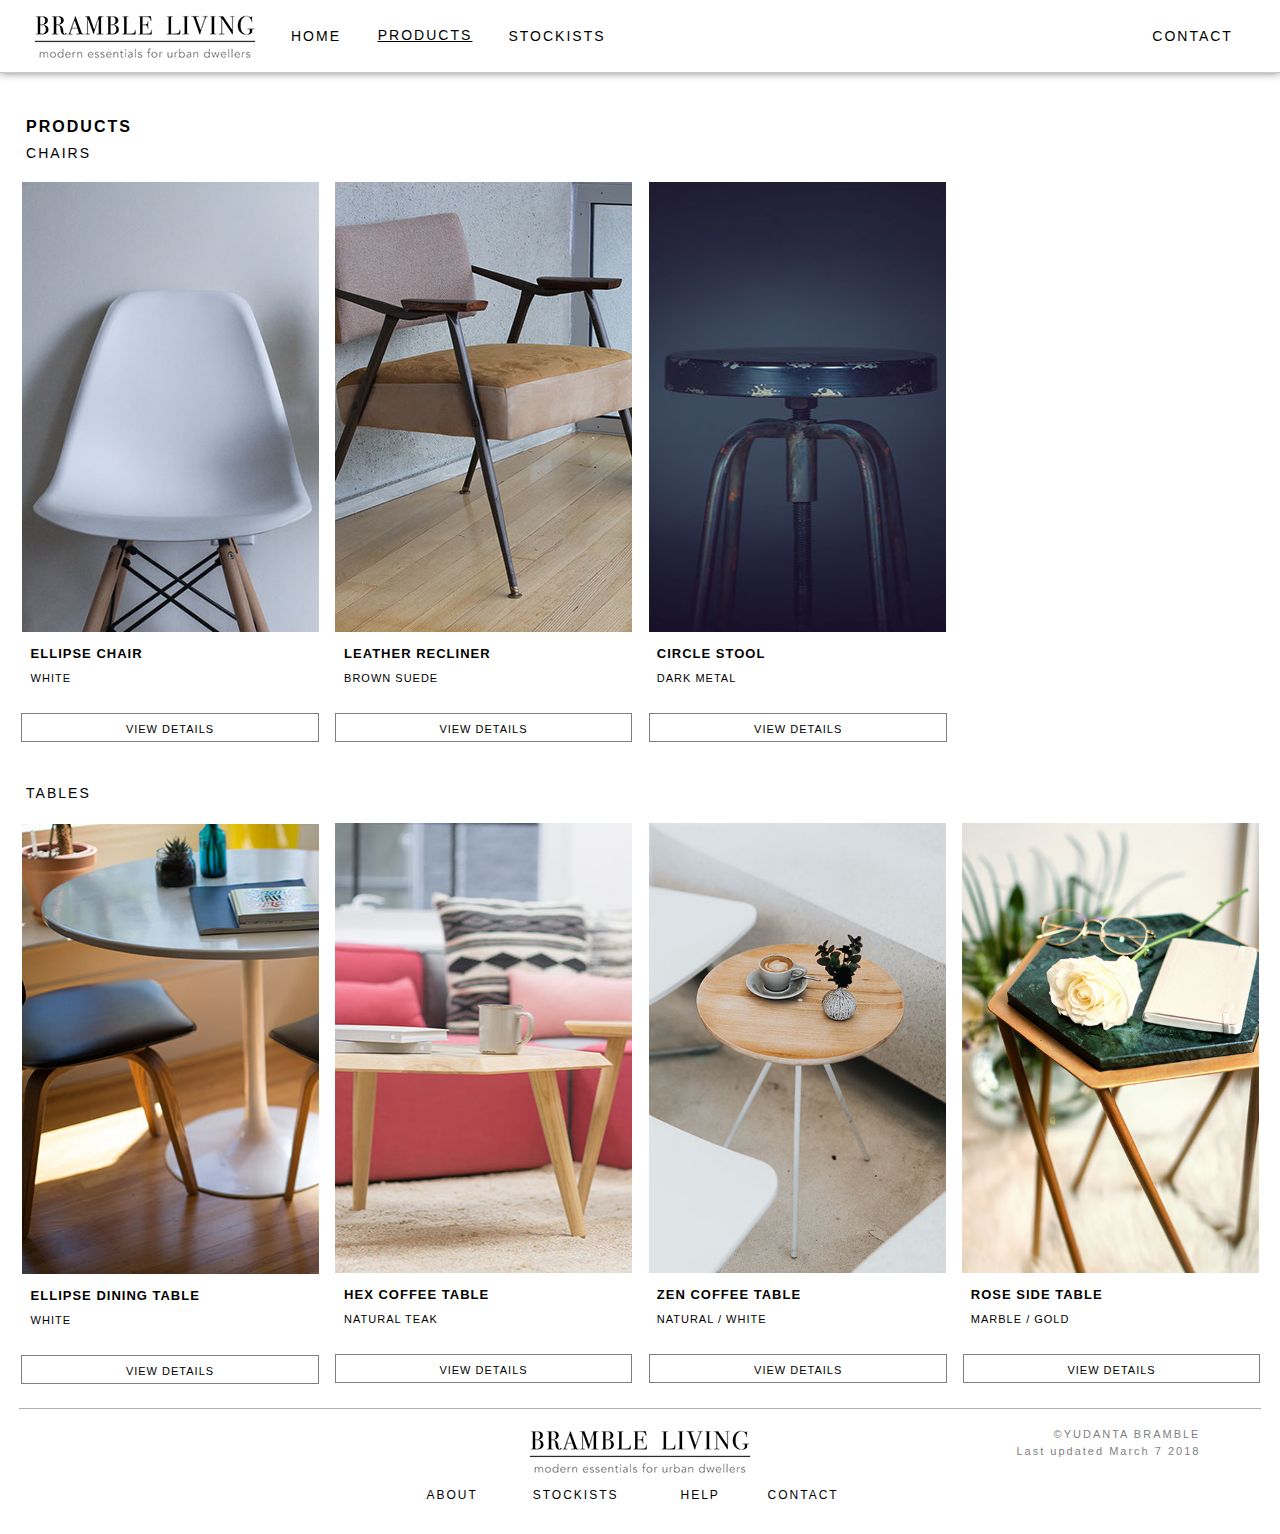
<file: products.html>
<!DOCTYPE html>
<html class="nojs html css_verticalspacer" lang="en-US">
 <head>

  <meta http-equiv="Content-type" content="text/html;charset=UTF-8"/>
  <meta name="generator" content="2018.0.0.379"/>
  <meta name="viewport" content="width=device-width, initial-scale=1.0"/>
  
  <script type="text/javascript">
   // Update the 'nojs'/'js' class on the html node
document.documentElement.className = document.documentElement.className.replace(/\bnojs\b/g, 'js');

// Check that all required assets are uploaded and up-to-date
if(typeof Muse == "undefined") window.Muse = {}; window.Muse.assets = {"required":["museutils.js", "museconfig.js", "jquery.musemenu.js", "jquery.musepolyfill.bgsize.js", "jquery.watch.js", "webpro.js", "musewpdisclosure.js", "jquery.museresponsive.js", "require.js", "products.css"], "outOfDate":[]};
</script>
  
  <title>Products</title>
  <!-- CSS -->
  <link rel="stylesheet" type="text/css" href="css/site_global.css?crc=444006867"/>
  <link rel="stylesheet" type="text/css" href="css/master_a-master.css?crc=3793830882"/>
  <link rel="stylesheet" type="text/css" href="css/products.css?crc=482179229" id="pagesheet"/>
  <!-- IE-only CSS -->
  <!--[if lt IE 9]>
  <link rel="stylesheet" type="text/css" href="css/nomq_preview_master_a-master.css?crc=278284680"/>
  <link rel="stylesheet" type="text/css" href="css/nomq_products.css?crc=4207137485" id="nomq_pagesheet"/>
  <![endif]-->
  <!-- JS includes -->
  <!--[if lt IE 9]>
  <script src="scripts/html5shiv.js?crc=4241844378" type="text/javascript"></script>
  <![endif]-->
   </head>
 <body>

  <div class="breakpoint active" id="bp_infinity" data-min-width="1151"><!-- responsive breakpoint node -->
   <div class="clearfix borderbox" id="page"><!-- group -->
    <div class="clearfix grpelem" id="pu2655"><!-- column -->
     <div class="browser_width colelem" id="u2655-bw">
      <div class="shadow" id="u2655"><!-- group -->
       <div class="clearfix" id="u2655_align_to_page">
        <a class="nonblock nontext clip_frame grpelem shared_content" id="u94" href="index.html" data-sizePolicy="fixed" data-pintopage="page_fixedLeft" data-content-guid="u94_content"><!-- image --><img class="block temp_no_img_src" id="u94_img" data-orig-src="images/bl_logo.png?crc=129639226" alt="" width="230" height="66" src="images/blank.gif?crc=4208392903"/></a>
        <div class="clearfix grpelem" id="u939"><!-- group -->
         <nav class="MenuBar clearfix grpelem" id="menuu359" data-sizePolicy="fixed" data-pintopage="page_fixedLeft"><!-- horizontal box -->
          <div class="MenuItemContainer clearfix grpelem" id="u367"><!-- vertical box -->
           <a class="nonblock nontext MenuItem MenuItemWithSubMenu clearfix colelem" id="u368" href="index.html"><!-- horizontal box --><div class="MenuItemLabel NoWrap clearfix grpelem" id="u369-4" data-sizePolicy="fixed" data-pintopage="page_fixedLeft"><!-- content --><p id="u369-2" class="shared_content" data-content-guid="u369-2_content"><span id="u369">home</span></p></div></a>
          </div>
         </nav>
         <nav class="MenuBar clearfix grpelem" id="menuu476" data-sizePolicy="fixed" data-pintopage="page_fixedLeft"><!-- horizontal box -->
          <div class="MenuItemContainer clearfix grpelem" id="u477"><!-- vertical box -->
           <a class="nonblock nontext MenuItem MenuItemWithSubMenu MuseMenuActive clearfix colelem" id="u478" href="products.html"><!-- horizontal box --><div class="MenuItemLabel NoWrap clearfix grpelem" id="u481-4" data-sizePolicy="fixed" data-pintopage="page_fixedLeft"><!-- content --><p id="u481-2" class="shared_content" data-content-guid="u481-2_content"><span id="u481">products</span></p></div></a>
          </div>
         </nav>
         <nav class="MenuBar clearfix grpelem" id="menuu500" data-sizePolicy="fixed" data-pintopage="page_fixedLeft"><!-- horizontal box -->
          <div class="MenuItemContainer clearfix grpelem" id="u501"><!-- vertical box -->
           <a class="nonblock nontext MenuItem MenuItemWithSubMenu clearfix colelem" id="u504" href="stockists.html"><!-- horizontal box --><div class="MenuItemLabel NoWrap clearfix grpelem" id="u506-4" data-sizePolicy="fixed" data-pintopage="page_fixedLeft"><!-- content --><p id="u506-2" class="shared_content" data-content-guid="u506-2_content"><span id="u506">stockists</span></p></div></a>
          </div>
         </nav>
        </div>
        <nav class="MenuBar clearfix grpelem" id="menuu561" data-sizePolicy="fixed" data-pintopage="page_fluidx"><!-- horizontal box -->
         <div class="MenuItemContainer clearfix grpelem" id="u562"><!-- vertical box -->
          <a class="nonblock nontext MenuItem MenuItemWithSubMenu clearfix colelem" id="u563" href="contact.html"><!-- horizontal box --><div class="MenuItemLabel NoWrap clearfix grpelem" id="u565-4" data-sizePolicy="fixed" data-pintopage="page_fixedLeft"><!-- content --><p id="u565-2" class="shared_content" data-content-guid="u565-2_content"><span id="u565">CONTACT</span></p></div></a>
         </div>
        </nav>
       </div>
      </div>
     </div>
     <div class="clearfix colelem shared_content" id="u2652-4" data-muse-temp-textContainer-sizePolicy="true" data-muse-temp-textContainer-pinning="true" data-content-guid="u2652-4_content"><!-- content -->
      <h2 id="u2652-2">products</h2>
     </div>
     <div class="clearfix colelem shared_content" id="u2766-4" data-muse-temp-textContainer-sizePolicy="true" data-muse-temp-textContainer-pinning="true" data-content-guid="u2766-4_content"><!-- content -->
      <h2 id="u2766-2">chairs</h2>
     </div>
     <div class="clearfix colelem" id="pu2670"><!-- group -->
      <div class="clearfix grpelem shared_content" id="u2670" data-content-guid="u2670_content"><!-- column -->
       <a class="nonblock nontext museBGSize colelem" id="u2671" href="ellipse-chair.html"><!-- simple frame --></a>
       <a class="nonblock nontext clearfix colelem" id="u2672-6" href="ellipse-chair.html" data-muse-temp-textContainer-sizePolicy="true" data-muse-temp-textContainer-pinning="true"><!-- content --><p id="u2672-2">ELLIPSE CHAIR</p><p id="u2672-4"><span id="u2672-3">WHITE</span></p></a>
       <a class="nonblock nontext clearfix colelem" id="u2673-6" href="ellipse-chair.html" data-muse-temp-textContainer-sizePolicy="true" data-muse-temp-textContainer-pinning="true"><!-- content --><p id="u2673">&nbsp;</p><p id="u2673-2">&nbsp;</p><p id="u2673-4"><span id="u2673-3">view details</span></p></a>
      </div>
      <div class="clearfix grpelem shared_content" id="u2674" data-content-guid="u2674_content"><!-- column -->
       <a class="nonblock nontext museBGSize colelem" id="u2676" href="leather-recliner.html"><!-- simple frame --></a>
       <a class="nonblock nontext clearfix colelem" id="u2677-6" href="leather-recliner.html" data-muse-temp-textContainer-sizePolicy="true" data-muse-temp-textContainer-pinning="true"><!-- content --><p id="u2677-2">leather recliner</p><p id="u2677-4"><span id="u2677-3">brown suede</span></p></a>
       <a class="nonblock nontext clearfix colelem" id="u2675-6" href="leather-recliner.html" data-muse-temp-textContainer-sizePolicy="true" data-muse-temp-textContainer-pinning="true"><!-- content --><p id="u2675">&nbsp;</p><p id="u2675-2">&nbsp;</p><p id="u2675-4"><span id="u2675-3">view details</span></p></a>
      </div>
      <div class="clearfix grpelem" id="u2678"><!-- column -->
       <a class="nonblock nontext museBGSize colelem" id="u2679" href="circle-stool.html"><!-- simple frame --></a>
       <a class="nonblock nontext clearfix colelem" id="u2681-6" href="circle-stool.html" data-muse-temp-textContainer-sizePolicy="true" data-muse-temp-textContainer-pinning="true"><!-- content --><p id="u2681-2">circle stool</p><p id="u2681-4"><span id="u2681-3">dark metal</span></p></a>
       <a class="nonblock nontext clearfix colelem" id="u2680-6" href="circle-stool.html" data-muse-temp-textContainer-sizePolicy="true" data-muse-temp-textContainer-pinning="true"><!-- content --><p>&nbsp;</p><p>&nbsp;</p><p><span id="u2680-3">view details</span></p></a>
      </div>
     </div>
     <div class="clearfix colelem shared_content" id="u2769-4" data-muse-temp-textContainer-sizePolicy="true" data-muse-temp-textContainer-pinning="true" data-content-guid="u2769-4_content"><!-- content -->
      <h2 id="u2769-2">tables</h2>
     </div>
     <div class="clearfix colelem" id="pu2718"><!-- group -->
      <div class="clearfix grpelem shared_content" id="u2718" data-content-guid="u2718_content"><!-- column -->
       <a class="nonblock nontext museBGSize colelem" id="u2719" href="ellipse-dining.html"><!-- simple frame --></a>
       <a class="nonblock nontext clearfix colelem" id="u2720-6" href="ellipse-dining.html" data-muse-temp-textContainer-sizePolicy="true" data-muse-temp-textContainer-pinning="true"><!-- content --><p id="u2720-2">ELLIPSE dining table</p><p id="u2720-4"><span id="u2720-3">WHITE</span></p></a>
       <a class="nonblock nontext clearfix colelem" id="u2721-6" href="ellipse-dining.html" data-muse-temp-textContainer-sizePolicy="true" data-muse-temp-textContainer-pinning="true"><!-- content --><p id="u2721">&nbsp;</p><p id="u2721-2">&nbsp;</p><p id="u2721-4"><span id="u2721-3">view details</span></p></a>
      </div>
      <div class="clearfix grpelem shared_content" id="u2722" data-content-guid="u2722_content"><!-- column -->
       <a class="nonblock nontext museBGSize colelem" id="u2724" href="hex-coffee-table.html"><!-- simple frame --></a>
       <a class="nonblock nontext clearfix colelem" id="u2725-6" href="hex-coffee-table.html" data-muse-temp-textContainer-sizePolicy="true" data-muse-temp-textContainer-pinning="true"><!-- content --><p id="u2725-2">hex coffee table</p><p id="u2725-4"><span id="u2725-3">natural teak</span></p></a>
       <a class="nonblock nontext clearfix colelem" id="u2723-6" href="hex-coffee-table.html" data-muse-temp-textContainer-sizePolicy="true" data-muse-temp-textContainer-pinning="true"><!-- content --><p id="u2723">&nbsp;</p><p id="u2723-2">&nbsp;</p><p id="u2723-4"><span id="u2723-3">view details</span></p></a>
      </div>
      <div class="clearfix grpelem shared_content" id="u2726" data-content-guid="u2726_content"><!-- column -->
       <a class="nonblock nontext museBGSize colelem" id="u2727" href="zen-coffee-table.html"><!-- simple frame --></a>
       <a class="nonblock nontext clearfix colelem" id="u2729-6" href="zen-coffee-table.html" data-muse-temp-textContainer-sizePolicy="true" data-muse-temp-textContainer-pinning="true"><!-- content --><p id="u2729-2">zen coffee table</p><p id="u2729-4"><span id="u2729-3">natural / white</span></p></a>
       <a class="nonblock nontext clearfix colelem" id="u2728-6" href="zen-coffee-table.html" data-muse-temp-textContainer-sizePolicy="true" data-muse-temp-textContainer-pinning="true"><!-- content --><p id="u2728">&nbsp;</p><p id="u2728-2">&nbsp;</p><p id="u2728-4"><span id="u2728-3">view details</span></p></a>
      </div>
      <div class="clearfix grpelem shared_content" id="u2730" data-content-guid="u2730_content"><!-- column -->
       <a class="nonblock nontext museBGSize colelem" id="u2732" href="rose-side-table.html"><!-- simple frame --></a>
       <a class="nonblock nontext clearfix colelem" id="u2733-6" href="rose-side-table.html" data-muse-temp-textContainer-sizePolicy="true" data-muse-temp-textContainer-pinning="true"><!-- content --><p id="u2733-2">Rose side table</p><p id="u2733-4"><span id="u2733-3">marble / gold</span></p></a>
       <a class="nonblock nontext clearfix colelem" id="u2731-6" href="rose-side-table.html" data-muse-temp-textContainer-sizePolicy="true" data-muse-temp-textContainer-pinning="true"><!-- content --><p id="u2731">&nbsp;</p><p id="u2731-2">&nbsp;</p><p id="u2731-4"><span id="u2731-3">view details</span></p></a>
      </div>
     </div>
    </div>
    <div class="verticalspacer" data-offset-top="1383" data-content-above-spacer="1382" data-content-below-spacer="149" data-sizePolicy="fixed" data-pintopage="page_fixedLeft"></div>
    <div class="clearfix grpelem" id="u2068"><!-- group -->
     <div class="clearfix grpelem" id="pu1890"><!-- column -->
      <a class="nonblock nontext clip_frame colelem" id="u1890" href="index.html" data-sizePolicy="fixed" data-pintopage="page_fixedCenter" data-leftAdjustmentDoneBy="pu1890"><!-- image --><img class="block temp_no_img_src shared_content" id="u1890_img" data-orig-src="images/bl_logo.png?crc=129639226" alt="" width="230" height="66" src="images/blank.gif?crc=4208392903" data-content-guid="u1890_img_content"/></a>
      <div class="clearfix colelem" id="u2065"><!-- group -->
       <nav class="MenuBar clearfix grpelem" id="menuu1977" data-sizePolicy="fixed" data-pintopage="page_fixedCenter"><!-- horizontal box -->
        <div class="MenuItemContainer clearfix grpelem" id="u1978"><!-- vertical box -->
         <a class="nonblock nontext MenuItem MenuItemWithSubMenu clearfix colelem" id="u1979" href="about.html"><!-- horizontal box --><div class="MenuItemLabel NoWrap clearfix grpelem" id="u1980-4" data-sizePolicy="fixed" data-pintopage="page_fixedLeft"><!-- content --><p class="shared_content" data-content-guid="u1980-4_0_content">about</p></div></a>
        </div>
       </nav>
       <nav class="MenuBar clearfix grpelem" id="menuu1985" data-sizePolicy="fixed" data-pintopage="page_fixedCenter"><!-- horizontal box -->
        <div class="MenuItemContainer clearfix grpelem" id="u1986"><!-- vertical box -->
         <a class="nonblock nontext MenuItem MenuItemWithSubMenu clearfix colelem" id="u1987" href="stockists.html"><!-- horizontal box --><div class="MenuItemLabel NoWrap clearfix grpelem" id="u1990-4" data-sizePolicy="fixed" data-pintopage="page_fixedLeft"><!-- content --><p class="shared_content" data-content-guid="u1990-4_0_content">stockists</p></div></a>
        </div>
       </nav>
       <nav class="MenuBar clearfix grpelem" id="menuu1969" data-sizePolicy="fixed" data-pintopage="page_fixedCenter"><!-- horizontal box -->
        <div class="MenuItemContainer clearfix grpelem" id="u1970"><!-- vertical box -->
         <a class="nonblock nontext MenuItem MenuItemWithSubMenu clearfix colelem" id="u1973" href="help.html"><!-- horizontal box --><div class="MenuItemLabel NoWrap clearfix grpelem" id="u1976-4" data-sizePolicy="fixed" data-pintopage="page_fixedLeft"><!-- content --><p class="shared_content" data-content-guid="u1976-4_0_content">help</p></div></a>
        </div>
       </nav>
       <nav class="MenuBar clearfix grpelem" id="menuu2041" data-sizePolicy="fixed" data-pintopage="page_fixedCenter"><!-- horizontal box -->
        <div class="MenuItemContainer clearfix grpelem" id="u2042"><!-- vertical box -->
         <a class="nonblock nontext MenuItem MenuItemWithSubMenu clearfix colelem" id="u2045" href="contact.html"><!-- horizontal box --><div class="MenuItemLabel NoWrap clearfix grpelem" id="u2047-4" data-sizePolicy="fixed" data-pintopage="page_fixedLeft"><!-- content --><p class="shared_content" data-content-guid="u2047-4_0_content">contact</p></div></a>
        </div>
       </nav>
      </div>
     </div>
     <div class="clearfix grpelem" id="u2122-6" data-sizePolicy="fixed" data-pintopage="page_fixedRight"><!-- content -->
      <p id="u2122-2" class="shared_content" data-content-guid="u2122-2_content">©YUDANTA BRAMBLE</p>
      <p id="u2122-4" class="shared_content" data-content-guid="u2122-4_content">Last updated March 7 2018</p>
     </div>
    </div>
   </div>
  </div>
  <div class="breakpoint" id="bp_1150" data-min-width="701" data-max-width="1150"><!-- responsive breakpoint node -->
   <div class="clearfix borderbox temp_no_id" data-orig-id="page"><!-- group -->
    <div class="clearfix grpelem temp_no_id" data-orig-id="pu2655"><!-- column -->
     <div class="browser_width colelem temp_no_id" data-orig-id="u2655-bw">
      <div class="shadow temp_no_id" data-orig-id="u2655"><!-- group -->
       <div class="clearfix temp_no_id" data-orig-id="u2655_align_to_page">
        <span class="nonblock nontext clip_frame grpelem placeholder" data-placeholder-for="u94_content"><!-- placeholder node --></span>
        <div class="clearfix grpelem temp_no_id" data-orig-id="u939"><!-- group -->
         <nav class="MenuBar clearfix grpelem temp_no_id" data-sizePolicy="fixed" data-pintopage="page_fixedLeft" data-orig-id="menuu359"><!-- horizontal box -->
          <div class="MenuItemContainer clearfix grpelem temp_no_id" data-orig-id="u367"><!-- vertical box -->
           <a class="nonblock nontext MenuItem MenuItemWithSubMenu clearfix colelem temp_no_id" href="index.html" data-orig-id="u368"><!-- horizontal box --><div class="MenuItemLabel NoWrap clearfix grpelem temp_no_id" data-sizePolicy="fixed" data-pintopage="page_fixedLeft" data-orig-id="u369-4"><!-- content --><span class="placeholder" data-placeholder-for="u369-2_content"><!-- placeholder node --></span></div></a>
          </div>
         </nav>
         <nav class="MenuBar clearfix grpelem temp_no_id" data-sizePolicy="fixed" data-pintopage="page_fixedLeft" data-orig-id="menuu476"><!-- horizontal box -->
          <div class="MenuItemContainer clearfix grpelem temp_no_id" data-orig-id="u477"><!-- vertical box -->
           <a class="nonblock nontext MenuItem MenuItemWithSubMenu MuseMenuActive clearfix colelem temp_no_id" href="products.html" data-orig-id="u478"><!-- horizontal box --><div class="MenuItemLabel NoWrap clearfix grpelem temp_no_id" data-sizePolicy="fixed" data-pintopage="page_fixedLeft" data-orig-id="u481-4"><!-- content --><span class="placeholder" data-placeholder-for="u481-2_content"><!-- placeholder node --></span></div></a>
          </div>
         </nav>
         <nav class="MenuBar clearfix grpelem temp_no_id" data-sizePolicy="fixed" data-pintopage="page_fixedLeft" data-orig-id="menuu500"><!-- horizontal box -->
          <div class="MenuItemContainer clearfix grpelem temp_no_id" data-orig-id="u501"><!-- vertical box -->
           <a class="nonblock nontext MenuItem MenuItemWithSubMenu clearfix colelem temp_no_id" href="stockists.html" data-orig-id="u504"><!-- horizontal box --><div class="MenuItemLabel NoWrap clearfix grpelem temp_no_id" data-sizePolicy="fixed" data-pintopage="page_fixedLeft" data-orig-id="u506-4"><!-- content --><span class="placeholder" data-placeholder-for="u506-2_content"><!-- placeholder node --></span></div></a>
          </div>
         </nav>
        </div>
        <nav class="MenuBar clearfix grpelem temp_no_id" data-sizePolicy="fixed" data-pintopage="page_fixedLeft" data-orig-id="menuu561"><!-- horizontal box -->
         <div class="MenuItemContainer clearfix grpelem temp_no_id" data-orig-id="u562"><!-- vertical box -->
          <a class="nonblock nontext MenuItem MenuItemWithSubMenu clearfix colelem temp_no_id" href="contact.html" data-orig-id="u563"><!-- horizontal box --><div class="MenuItemLabel NoWrap clearfix grpelem temp_no_id" data-sizePolicy="fixed" data-pintopage="page_fixedLeft" data-orig-id="u565-4"><!-- content --><span class="placeholder" data-placeholder-for="u565-2_content"><!-- placeholder node --></span></div></a>
         </div>
        </nav>
       </div>
      </div>
     </div>
     <span class="clearfix colelem placeholder" data-placeholder-for="u2652-4_content"><!-- placeholder node --></span>
     <span class="clearfix colelem placeholder" data-placeholder-for="u2766-4_content"><!-- placeholder node --></span>
     <div class="clearfix colelem temp_no_id" data-orig-id="pu2670"><!-- group -->
      <span class="clearfix grpelem placeholder" data-placeholder-for="u2670_content"><!-- placeholder node --></span>
      <span class="clearfix grpelem placeholder" data-placeholder-for="u2674_content"><!-- placeholder node --></span>
     </div>
     <span class="clearfix colelem placeholder" data-placeholder-for="u2769-4_content"><!-- placeholder node --></span>
     <div class="clearfix colelem temp_no_id" data-orig-id="pu2718"><!-- group -->
      <span class="clearfix grpelem placeholder" data-placeholder-for="u2718_content"><!-- placeholder node --></span>
      <span class="clearfix grpelem placeholder" data-placeholder-for="u2722_content"><!-- placeholder node --></span>
     </div>
     <div class="clearfix colelem" id="pu2726"><!-- group -->
      <span class="clearfix grpelem placeholder" data-placeholder-for="u2726_content"><!-- placeholder node --></span>
      <span class="clearfix grpelem placeholder" data-placeholder-for="u2730_content"><!-- placeholder node --></span>
     </div>
    </div>
    <div class="verticalspacer" data-offset-top="1907" data-content-above-spacer="1906" data-content-below-spacer="201" data-sizePolicy="fixed" data-pintopage="page_fixedLeft"></div>
    <div class="clearfix grpelem" id="pu2068"><!-- column -->
     <div class="clearfix colelem temp_no_id" data-orig-id="u2068"><!-- column -->
      <a class="nonblock nontext clip_frame colelem temp_no_id" href="index.html" data-sizePolicy="fixed" data-pintopage="page_fixedCenter" data-orig-id="u1890"><!-- image --><span class="block placeholder" data-placeholder-for="u1890_img_content"><!-- placeholder node --></span></a>
      <div class="clearfix colelem temp_no_id" data-orig-id="u2065"><!-- group -->
       <nav class="MenuBar clearfix grpelem temp_no_id" data-sizePolicy="fixed" data-pintopage="page_fixedCenter" data-orig-id="menuu1977"><!-- horizontal box -->
        <div class="MenuItemContainer clearfix grpelem temp_no_id" data-orig-id="u1978"><!-- vertical box -->
         <a class="nonblock nontext MenuItem MenuItemWithSubMenu clearfix colelem temp_no_id" href="about.html" data-orig-id="u1979"><!-- horizontal box --><div class="MenuItemLabel NoWrap clearfix grpelem temp_no_id" data-sizePolicy="fixed" data-pintopage="page_fixedLeft" data-orig-id="u1980-4"><!-- content --><span class="placeholder" data-placeholder-for="u1980-4_0_content"><!-- placeholder node --></span></div></a>
        </div>
       </nav>
       <nav class="MenuBar clearfix grpelem temp_no_id" data-sizePolicy="fixed" data-pintopage="page_fixedCenter" data-orig-id="menuu1985"><!-- horizontal box -->
        <div class="MenuItemContainer clearfix grpelem temp_no_id" data-orig-id="u1986"><!-- vertical box -->
         <a class="nonblock nontext MenuItem MenuItemWithSubMenu clearfix colelem temp_no_id" href="stockists.html" data-orig-id="u1987"><!-- horizontal box --><div class="MenuItemLabel NoWrap clearfix grpelem temp_no_id" data-sizePolicy="fixed" data-pintopage="page_fixedLeft" data-orig-id="u1990-4"><!-- content --><span class="placeholder" data-placeholder-for="u1990-4_0_content"><!-- placeholder node --></span></div></a>
        </div>
       </nav>
       <nav class="MenuBar clearfix grpelem temp_no_id" data-sizePolicy="fixed" data-pintopage="page_fixedCenter" data-orig-id="menuu1969"><!-- horizontal box -->
        <div class="MenuItemContainer clearfix grpelem temp_no_id" data-orig-id="u1970"><!-- vertical box -->
         <a class="nonblock nontext MenuItem MenuItemWithSubMenu clearfix colelem temp_no_id" href="help.html" data-orig-id="u1973"><!-- horizontal box --><div class="MenuItemLabel NoWrap clearfix grpelem temp_no_id" data-sizePolicy="fixed" data-pintopage="page_fixedLeft" data-orig-id="u1976-4"><!-- content --><span class="placeholder" data-placeholder-for="u1976-4_0_content"><!-- placeholder node --></span></div></a>
        </div>
       </nav>
       <nav class="MenuBar clearfix grpelem temp_no_id" data-sizePolicy="fixed" data-pintopage="page_fixedCenter" data-orig-id="menuu2041"><!-- horizontal box -->
        <div class="MenuItemContainer clearfix grpelem temp_no_id" data-orig-id="u2042"><!-- vertical box -->
         <a class="nonblock nontext MenuItem MenuItemWithSubMenu clearfix colelem temp_no_id" href="contact.html" data-orig-id="u2045"><!-- horizontal box --><div class="MenuItemLabel NoWrap clearfix grpelem temp_no_id" data-sizePolicy="fixed" data-pintopage="page_fixedLeft" data-orig-id="u2047-4"><!-- content --><span class="placeholder" data-placeholder-for="u2047-4_0_content"><!-- placeholder node --></span></div></a>
        </div>
       </nav>
      </div>
     </div>
     <div class="clearfix colelem temp_no_id" data-sizePolicy="fixed" data-pintopage="page_fixedCenter" data-orig-id="u2122-6"><!-- content -->
      <span class="placeholder" data-placeholder-for="u2122-2_content"><!-- placeholder node --></span>
      <span class="placeholder" data-placeholder-for="u2122-4_content"><!-- placeholder node --></span>
     </div>
    </div>
   </div>
  </div>
  <div class="breakpoint" id="bp_700" data-max-width="700"><!-- responsive breakpoint node -->
   <div class="clearfix borderbox temp_no_id" data-orig-id="page"><!-- group -->
    <div class="clearfix grpelem temp_no_id" data-orig-id="pu2655"><!-- column -->
     <div class="browser_width colelem temp_no_id" data-orig-id="u2655-bw">
      <div class="shadow temp_no_id" data-orig-id="u2655"><!-- group -->
       <div class="clearfix temp_no_id" data-orig-id="u2655_align_to_page">
        <span class="nonblock nontext clip_frame grpelem placeholder" data-placeholder-for="u94_content"><!-- placeholder node --></span>
       </div>
      </div>
     </div>
     <div class="clearfix colelem" id="pu2652-4"><!-- group -->
      <span class="clearfix grpelem placeholder" data-placeholder-for="u2652-4_content"><!-- placeholder node --></span>
      <span class="clearfix grpelem placeholder" data-placeholder-for="u2670_content"><!-- placeholder node --></span>
      <span class="clearfix grpelem placeholder" data-placeholder-for="u2766-4_content"><!-- placeholder node --></span>
      <div class="accordion_wrapper grpelem" id="accordionu8616wrapper"><!-- vertical box -->
       <ul class="AccordionWidget clearfix" id="accordionu8616" data-visibility="changed" style="visibility:hidden" data-sizePolicy="fluidWidth" data-pintopage="page_fixedRight" data-leftAdjustmentDoneBy="accordionu8616wrapper"><!-- column -->
        <li class="AccordionPanel clearfix colelem" id="u8617"><!-- vertical box --><div class="AccordionPanelTab borderbox museBGSize clearfix colelem" id="u8618-3" data-muse-temp-textContainer-sizePolicy="true" data-muse-temp-textContainer-pinning="true"><!-- content --><div id="u8618-2"><p>&nbsp;</p></div></div><div class="AccordionPanelContent disn clearfix colelem" id="u8619"><!-- group --><div class="clearfix grpelem" id="u8620-3" data-muse-temp-textContainer-sizePolicy="true" data-muse-temp-textContainer-pinning="true"><!-- content --><p>&nbsp;</p></div><nav class="MenuBar clearfix grpelem" id="menuu9592"><!-- vertical box --><div class="MenuItemContainer clearfix colelem" id="u9600"><!-- horizontal box --><a class="nonblock nontext MenuItem MenuItemWithSubMenu borderbox clearfix grpelem" id="u9603" href="index.html"><!-- horizontal box --><div class="MenuItemLabel clearfix grpelem" id="u9606-4" data-muse-temp-textContainer-sizePolicy="true" data-muse-temp-textContainer-pinning="true"><!-- content --><p id="u9606-2"><span id="u9606">Home</span></p></div></a></div><div class="MenuItemContainer clearfix colelem" id="u10348"><!-- horizontal box --><a class="nonblock nontext MenuItem MenuItemWithSubMenu MuseMenuActive borderbox clearfix grpelem" id="u10372" href="products.html"><!-- horizontal box --><div class="MenuItemLabel clearfix grpelem" id="u10375-4" data-muse-temp-textContainer-sizePolicy="true" data-muse-temp-textContainer-pinning="true"><!-- content --><p id="u10375-2"><span id="u10375">Products</span></p></div></a><div class="SubMenu MenuLevel1 clearfix" id="u10349"><!-- vertical box --><ul class="SubMenuView clearfix colelem" id="u10350"><!-- vertical box --><li class="MenuItemContainer clearfix colelem" id="u10544"><!-- horizontal box --><a class="nonblock nontext MenuItem MenuItemWithSubMenu clearfix grpelem" id="u10548" href="ellipse-chair.html"><!-- horizontal box --><div class="MenuItemLabel clearfix grpelem" id="u10556-4" data-muse-temp-textContainer-sizePolicy="true" data-muse-temp-textContainer-pinning="true"><!-- content --><div id="u10556-3"><p>Ellipse Chair</p></div></div></a></li><li class="MenuItemContainer clearfix colelem" id="u25862"><!-- horizontal box --><a class="nonblock nontext MenuItem MenuItemWithSubMenu clearfix grpelem" id="u25865" href="leather-recliner.html"><!-- horizontal box --><div class="MenuItemLabel clearfix grpelem" id="u25866-4" data-muse-temp-textContainer-sizePolicy="true" data-muse-temp-textContainer-pinning="true"><!-- content --><div id="u25866-3"><p>Leather Recliner</p></div></div></a></li><li class="MenuItemContainer clearfix colelem" id="u28470"><!-- horizontal box --><a class="nonblock nontext MenuItem MenuItemWithSubMenu clearfix grpelem" id="u28471" href="circle-stool.html"><!-- horizontal box --><div class="MenuItemLabel clearfix grpelem" id="u28473-4" data-muse-temp-textContainer-sizePolicy="true" data-muse-temp-textContainer-pinning="true"><!-- content --><div id="u28473-3"><p>Circle Stool</p></div></div></a></li><li class="MenuItemContainer clearfix colelem" id="u28933"><!-- horizontal box --><a class="nonblock nontext MenuItem MenuItemWithSubMenu clearfix grpelem" id="u28934" href="ellipse-dining.html"><!-- horizontal box --><div class="MenuItemLabel clearfix grpelem" id="u28937-4" data-muse-temp-textContainer-sizePolicy="true" data-muse-temp-textContainer-pinning="true"><!-- content --><div id="u28937-3"><p>Ellipse Dining</p></div></div></a></li><li class="MenuItemContainer clearfix colelem" id="u28063"><!-- horizontal box --><a class="nonblock nontext MenuItem MenuItemWithSubMenu clearfix grpelem" id="u28066" href="hex-coffee-table.html"><!-- horizontal box --><div class="MenuItemLabel clearfix grpelem" id="u28067-4" data-muse-temp-textContainer-sizePolicy="true" data-muse-temp-textContainer-pinning="true"><!-- content --><div id="u28067-3"><p>Hex Coffee Table</p></div></div></a></li><li class="MenuItemContainer clearfix colelem" id="u26149"><!-- horizontal box --><a class="nonblock nontext MenuItem MenuItemWithSubMenu clearfix grpelem" id="u26150" href="zen-coffee-table.html"><!-- horizontal box --><div class="MenuItemLabel clearfix grpelem" id="u26152-4" data-muse-temp-textContainer-sizePolicy="true" data-muse-temp-textContainer-pinning="true"><!-- content --><div id="u26152-3"><p>Zen Coffee Table</p></div></div></a></li><li class="MenuItemContainer clearfix colelem" id="u26754"><!-- horizontal box --><a class="nonblock nontext MenuItem MenuItemWithSubMenu clearfix grpelem" id="u26757" href="rose-side-table.html"><!-- horizontal box --><div class="MenuItemLabel clearfix grpelem" id="u26758-4" data-muse-temp-textContainer-sizePolicy="true" data-muse-temp-textContainer-pinning="true"><!-- content --><div id="u26758-3"><p>Rose Side Table</p></div></div></a></li></ul></div></div><div class="MenuItemContainer clearfix colelem" id="u10593"><!-- horizontal box --><a class="nonblock nontext MenuItem MenuItemWithSubMenu borderbox clearfix grpelem" id="u10594" href="stockists.html"><!-- horizontal box --><div class="MenuItemLabel clearfix grpelem" id="u10596-4" data-muse-temp-textContainer-sizePolicy="true" data-muse-temp-textContainer-pinning="true"><!-- content --><p id="u10596-2"><span id="u10596">Stockists</span></p></div></a></div><div class="MenuItemContainer clearfix colelem" id="u10691"><!-- horizontal box --><a class="nonblock nontext MenuItem MenuItemWithSubMenu borderbox clearfix grpelem" id="u10692" href="contact.html"><!-- horizontal box --><div class="MenuItemLabel clearfix grpelem" id="u10695-4" data-muse-temp-textContainer-sizePolicy="true" data-muse-temp-textContainer-pinning="true"><!-- content --><p id="u10695-2"><span id="u10695">Contact</span></p></div></a></div><div class="MenuItemContainer clearfix colelem" id="u10740"><!-- horizontal box --><a class="nonblock nontext MenuItem MenuItemWithSubMenu borderbox clearfix grpelem" id="u10743" href="about.html"><!-- horizontal box --><div class="MenuItemLabel clearfix grpelem" id="u10745-4" data-muse-temp-textContainer-sizePolicy="true" data-muse-temp-textContainer-pinning="true"><!-- content --><p id="u10745-2"><span id="u10745">About</span></p></div></a></div><div class="MenuItemContainer clearfix colelem" id="u10054"><!-- horizontal box --><a class="nonblock nontext MenuItem MenuItemWithSubMenu borderbox clearfix grpelem" id="u10092" href="help.html"><!-- horizontal box --><div class="MenuItemLabel clearfix grpelem" id="u10095-4" data-muse-temp-textContainer-sizePolicy="true" data-muse-temp-textContainer-pinning="true"><!-- content --><p id="u10095-2"><span id="u10095">Help</span></p></div></a></div></nav></div></li>
       </ul>
      </div>
     </div>
     <span class="clearfix colelem placeholder" data-placeholder-for="u2674_content"><!-- placeholder node --></span>
     <span class="clearfix colelem placeholder" data-placeholder-for="u2769-4_content"><!-- placeholder node --></span>
     <span class="clearfix colelem placeholder" data-placeholder-for="u2718_content"><!-- placeholder node --></span>
     <span class="clearfix colelem placeholder" data-placeholder-for="u2722_content"><!-- placeholder node --></span>
     <span class="clearfix colelem placeholder" data-placeholder-for="u2726_content"><!-- placeholder node --></span>
     <span class="clearfix colelem placeholder" data-placeholder-for="u2730_content"><!-- placeholder node --></span>
    </div>
    <div class="verticalspacer" data-offset-top="3620" data-content-above-spacer="3620" data-content-below-spacer="201" data-sizePolicy="fixed" data-pintopage="page_fixedLeft"></div>
    <div class="clearfix grpelem temp_no_id" data-orig-id="pu2068"><!-- column -->
     <div class="clearfix colelem temp_no_id" data-orig-id="u2068"><!-- column -->
      <a class="nonblock nontext clip_frame colelem temp_no_id" href="index.html" data-sizePolicy="fixed" data-pintopage="page_fixedCenter" data-orig-id="u1890"><!-- image --><span class="block placeholder" data-placeholder-for="u1890_img_content"><!-- placeholder node --></span></a>
      <div class="clearfix colelem temp_no_id" data-orig-id="u2065"><!-- group -->
       <nav class="MenuBar clearfix grpelem temp_no_id" data-sizePolicy="fixed" data-pintopage="page_fixedCenter" data-orig-id="menuu1977"><!-- horizontal box -->
        <div class="MenuItemContainer clearfix grpelem temp_no_id" data-orig-id="u1978"><!-- vertical box -->
         <a class="nonblock nontext MenuItem MenuItemWithSubMenu clearfix colelem temp_no_id" href="about.html" data-orig-id="u1979"><!-- horizontal box --><div class="MenuItemLabel NoWrap clearfix grpelem temp_no_id" data-sizePolicy="fixed" data-pintopage="page_fixedLeft" data-orig-id="u1980-4"><!-- content --><span class="placeholder" data-placeholder-for="u1980-4_0_content"><!-- placeholder node --></span></div></a>
        </div>
       </nav>
       <nav class="MenuBar clearfix grpelem temp_no_id" data-sizePolicy="fixed" data-pintopage="page_fixedCenter" data-orig-id="menuu1985"><!-- horizontal box -->
        <div class="MenuItemContainer clearfix grpelem temp_no_id" data-orig-id="u1986"><!-- vertical box -->
         <a class="nonblock nontext MenuItem MenuItemWithSubMenu clearfix colelem temp_no_id" href="stockists.html" data-orig-id="u1987"><!-- horizontal box --><div class="MenuItemLabel NoWrap clearfix grpelem temp_no_id" data-sizePolicy="fixed" data-pintopage="page_fixedLeft" data-orig-id="u1990-4"><!-- content --><span class="placeholder" data-placeholder-for="u1990-4_0_content"><!-- placeholder node --></span></div></a>
        </div>
       </nav>
       <nav class="MenuBar clearfix grpelem temp_no_id" data-sizePolicy="fixed" data-pintopage="page_fixedCenter" data-orig-id="menuu1969"><!-- horizontal box -->
        <div class="MenuItemContainer clearfix grpelem temp_no_id" data-orig-id="u1970"><!-- vertical box -->
         <a class="nonblock nontext MenuItem MenuItemWithSubMenu clearfix colelem temp_no_id" href="help.html" data-orig-id="u1973"><!-- horizontal box --><div class="MenuItemLabel NoWrap clearfix grpelem temp_no_id" data-sizePolicy="fixed" data-pintopage="page_fixedLeft" data-orig-id="u1976-4"><!-- content --><span class="placeholder" data-placeholder-for="u1976-4_0_content"><!-- placeholder node --></span></div></a>
        </div>
       </nav>
       <nav class="MenuBar clearfix grpelem temp_no_id" data-sizePolicy="fixed" data-pintopage="page_fixedCenter" data-orig-id="menuu2041"><!-- horizontal box -->
        <div class="MenuItemContainer clearfix grpelem temp_no_id" data-orig-id="u2042"><!-- vertical box -->
         <a class="nonblock nontext MenuItem MenuItemWithSubMenu clearfix colelem temp_no_id" href="contact.html" data-orig-id="u2045"><!-- horizontal box --><div class="MenuItemLabel NoWrap clearfix grpelem temp_no_id" data-sizePolicy="fixed" data-pintopage="page_fixedLeft" data-orig-id="u2047-4"><!-- content --><span class="placeholder" data-placeholder-for="u2047-4_0_content"><!-- placeholder node --></span></div></a>
        </div>
       </nav>
      </div>
     </div>
     <div class="clearfix colelem temp_no_id" data-sizePolicy="fixed" data-pintopage="page_fixedCenter" data-orig-id="u2122-6"><!-- content -->
      <span class="placeholder" data-placeholder-for="u2122-2_content"><!-- placeholder node --></span>
      <span class="placeholder" data-placeholder-for="u2122-4_content"><!-- placeholder node --></span>
     </div>
    </div>
   </div>
  </div>
  <!-- Other scripts -->
  <script type="text/javascript">
   // Decide weather to suppress missing file error or not based on preference setting
var suppressMissingFileError = false
</script>
  <script type="text/javascript">
   window.Muse.assets.check=function(d){if(!window.Muse.assets.checked){window.Muse.assets.checked=!0;var b={},c=function(a,b){if(window.getComputedStyle){var c=window.getComputedStyle(a,null);return c&&c.getPropertyValue(b)||c&&c[b]||""}if(document.documentElement.currentStyle)return(c=a.currentStyle)&&c[b]||a.style&&a.style[b]||"";return""},a=function(a){if(a.match(/^rgb/))return a=a.replace(/\s+/g,"").match(/([\d\,]+)/gi)[0].split(","),(parseInt(a[0])<<16)+(parseInt(a[1])<<8)+parseInt(a[2]);if(a.match(/^\#/))return parseInt(a.substr(1),
16);return 0},g=function(g){for(var f=document.getElementsByTagName("link"),h=0;h<f.length;h++)if("text/css"==f[h].type){var i=(f[h].href||"").match(/\/?css\/([\w\-]+\.css)\?crc=(\d+)/);if(!i||!i[1]||!i[2])break;b[i[1]]=i[2]}f=document.createElement("div");f.className="version";f.style.cssText="display:none; width:1px; height:1px;";document.getElementsByTagName("body")[0].appendChild(f);for(h=0;h<Muse.assets.required.length;){var i=Muse.assets.required[h],l=i.match(/([\w\-\.]+)\.(\w+)$/),k=l&&l[1]?
l[1]:null,l=l&&l[2]?l[2]:null;switch(l.toLowerCase()){case "css":k=k.replace(/\W/gi,"_").replace(/^([^a-z])/gi,"_$1");f.className+=" "+k;k=a(c(f,"color"));l=a(c(f,"backgroundColor"));k!=0||l!=0?(Muse.assets.required.splice(h,1),"undefined"!=typeof b[i]&&(k!=b[i]>>>24||l!=(b[i]&16777215))&&Muse.assets.outOfDate.push(i)):h++;f.className="version";break;case "js":h++;break;default:throw Error("Unsupported file type: "+l);}}d?d().jquery!="1.8.3"&&Muse.assets.outOfDate.push("jquery-1.8.3.min.js"):Muse.assets.required.push("jquery-1.8.3.min.js");
f.parentNode.removeChild(f);if(Muse.assets.outOfDate.length||Muse.assets.required.length)f="Some files on the server may be missing or incorrect. Clear browser cache and try again. If the problem persists please contact website author.",g&&Muse.assets.outOfDate.length&&(f+="\nOut of date: "+Muse.assets.outOfDate.join(",")),g&&Muse.assets.required.length&&(f+="\nMissing: "+Muse.assets.required.join(",")),suppressMissingFileError?(f+="\nUse SuppressMissingFileError key in AppPrefs.xml to show missing file error pop up.",console.log(f)):alert(f)};location&&location.search&&location.search.match&&location.search.match(/muse_debug/gi)?
setTimeout(function(){g(!0)},5E3):g()}};
var muse_init=function(){require.config({baseUrl:""});require(["jquery","museutils","whatinput","jquery.musemenu","jquery.watch","jquery.musepolyfill.bgsize","webpro","musewpdisclosure","jquery.museresponsive"],function(d){var $ = d;$(document).ready(function(){try{
window.Muse.assets.check($);/* body */
Muse.Utils.transformMarkupToFixBrowserProblemsPreInit();/* body */
Muse.Utils.prepHyperlinks(true);/* body */
Muse.Utils.resizeHeight('.browser_width');/* resize height */
Muse.Utils.requestAnimationFrame(function() { $('body').addClass('initialized'); });/* mark body as initialized */
Muse.Utils.makeButtonsVisibleAfterSettingMinWidth();/* body */
Muse.Utils.initWidget('.MenuBar', ['#bp_infinity', '#bp_1150', '#bp_700'], function(elem) { return $(elem).museMenu(); });/* unifiedNavBar */
Muse.Utils.initWidget('#accordionu8616', ['#bp_700'], function(elem) { return new WebPro.Widget.Accordion(elem, {canCloseAll:true,defaultIndex:-1}); });/* #accordionu8616 */
Muse.Utils.fullPage('#page');/* 100% height page */
$( '.breakpoint' ).registerBreakpoint();/* Register breakpoints */
Muse.Utils.transformMarkupToFixBrowserProblems();/* body */
}catch(b){if(b&&"function"==typeof b.notify?b.notify():Muse.Assert.fail("Error calling selector function: "+b),false)throw b;}})})};

</script>
  <!-- RequireJS script -->
  <script src="scripts/require.js?crc=4157109226" type="text/javascript" async data-main="scripts/museconfig.js?crc=380897831" onload="if (requirejs) requirejs.onError = function(requireType, requireModule) { if (requireType && requireType.toString && requireType.toString().indexOf && 0 <= requireType.toString().indexOf('#scripterror')) window.Muse.assets.check(); }" onerror="window.Muse.assets.check();"></script>
   </body>
</html>
</file>
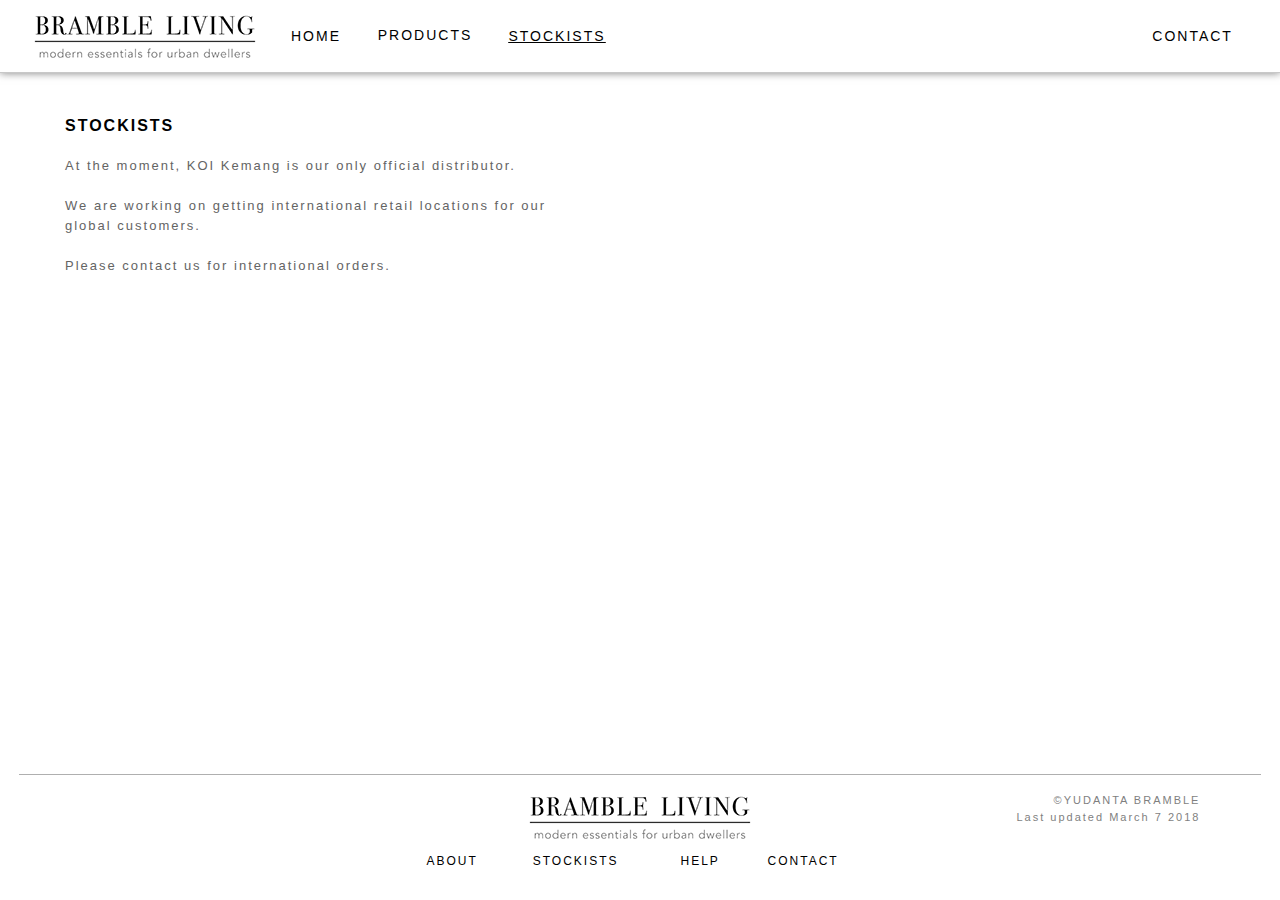
<file: stockists.html>
<!DOCTYPE html>
<html class="nojs html css_verticalspacer" lang="en-US">
 <head>

  <meta http-equiv="Content-type" content="text/html;charset=UTF-8"/>
  <meta name="generator" content="2018.0.0.379"/>
  <meta name="viewport" content="width=device-width, initial-scale=1.0"/>
  
  <script type="text/javascript">
   // Update the 'nojs'/'js' class on the html node
document.documentElement.className = document.documentElement.className.replace(/\bnojs\b/g, 'js');

// Check that all required assets are uploaded and up-to-date
if(typeof Muse == "undefined") window.Muse = {}; window.Muse.assets = {"required":["museutils.js", "museconfig.js", "jquery.musemenu.js", "jquery.watch.js", "webpro.js", "musewpdisclosure.js", "jquery.museresponsive.js", "require.js", "stockists.css"], "outOfDate":[]};
</script>
  
  <title>Stockists</title>
  <!-- CSS -->
  <link rel="stylesheet" type="text/css" href="css/site_global.css?crc=444006867"/>
  <link rel="stylesheet" type="text/css" href="css/master_a-master.css?crc=3793830882"/>
  <link rel="stylesheet" type="text/css" href="css/stockists.css?crc=507070893" id="pagesheet"/>
  <!-- IE-only CSS -->
  <!--[if lt IE 9]>
  <link rel="stylesheet" type="text/css" href="css/nomq_preview_master_a-master.css?crc=278284680"/>
  <link rel="stylesheet" type="text/css" href="css/nomq_stockists.css?crc=213242624" id="nomq_pagesheet"/>
  <![endif]-->
  <!-- JS includes -->
  <!--[if lt IE 9]>
  <script src="scripts/html5shiv.js?crc=4241844378" type="text/javascript"></script>
  <![endif]-->
   </head>
 <body>

  <div class="breakpoint active" id="bp_infinity" data-min-width="1151"><!-- responsive breakpoint node -->
   <div class="clearfix borderbox" id="page"><!-- group -->
    <div class="clearfix grpelem" id="pu2859"><!-- column -->
     <div class="browser_width colelem" id="u2859-bw">
      <div class="shadow" id="u2859"><!-- group -->
       <div class="clearfix" id="u2859_align_to_page">
        <a class="nonblock nontext clip_frame grpelem shared_content" id="u94" href="index.html" data-sizePolicy="fixed" data-pintopage="page_fixedLeft" data-content-guid="u94_content"><!-- image --><img class="block temp_no_img_src" id="u94_img" data-orig-src="images/bl_logo.png?crc=129639226" alt="" width="230" height="66" src="images/blank.gif?crc=4208392903"/></a>
        <div class="clearfix grpelem" id="u939"><!-- group -->
         <nav class="MenuBar clearfix grpelem" id="menuu359" data-sizePolicy="fixed" data-pintopage="page_fixedLeft"><!-- horizontal box -->
          <div class="MenuItemContainer clearfix grpelem" id="u367"><!-- vertical box -->
           <a class="nonblock nontext MenuItem MenuItemWithSubMenu clearfix colelem" id="u368" href="index.html"><!-- horizontal box --><div class="MenuItemLabel NoWrap clearfix grpelem" id="u369-4" data-sizePolicy="fixed" data-pintopage="page_fixedLeft"><!-- content --><p id="u369-2" class="shared_content" data-content-guid="u369-2_content"><span id="u369">home</span></p></div></a>
          </div>
         </nav>
         <nav class="MenuBar clearfix grpelem" id="menuu476" data-sizePolicy="fixed" data-pintopage="page_fixedLeft"><!-- horizontal box -->
          <div class="MenuItemContainer clearfix grpelem" id="u477"><!-- vertical box -->
           <a class="nonblock nontext MenuItem MenuItemWithSubMenu clearfix colelem" id="u478" href="products.html"><!-- horizontal box --><div class="MenuItemLabel NoWrap clearfix grpelem" id="u481-4" data-sizePolicy="fixed" data-pintopage="page_fixedLeft"><!-- content --><p id="u481-2" class="shared_content" data-content-guid="u481-2_content"><span id="u481">products</span></p></div></a>
          </div>
         </nav>
         <nav class="MenuBar clearfix grpelem" id="menuu500" data-sizePolicy="fixed" data-pintopage="page_fixedLeft"><!-- horizontal box -->
          <div class="MenuItemContainer clearfix grpelem" id="u501"><!-- vertical box -->
           <a class="nonblock nontext MenuItem MenuItemWithSubMenu MuseMenuActive clearfix colelem" id="u504" href="stockists.html"><!-- horizontal box --><div class="MenuItemLabel NoWrap clearfix grpelem" id="u506-4" data-sizePolicy="fixed" data-pintopage="page_fixedLeft"><!-- content --><p id="u506-2" class="shared_content" data-content-guid="u506-2_content"><span id="u506">stockists</span></p></div></a>
          </div>
         </nav>
        </div>
        <nav class="MenuBar clearfix grpelem" id="menuu561" data-sizePolicy="fixed" data-pintopage="page_fluidx"><!-- horizontal box -->
         <div class="MenuItemContainer clearfix grpelem" id="u562"><!-- vertical box -->
          <a class="nonblock nontext MenuItem MenuItemWithSubMenu clearfix colelem" id="u563" href="contact.html"><!-- horizontal box --><div class="MenuItemLabel NoWrap clearfix grpelem" id="u565-4" data-sizePolicy="fixed" data-pintopage="page_fixedLeft"><!-- content --><p id="u565-2" class="shared_content" data-content-guid="u565-2_content"><span id="u565">CONTACT</span></p></div></a>
         </div>
        </nav>
       </div>
      </div>
     </div>
     <div class="clearfix colelem shared_content" id="u2862-4" data-sizePolicy="fluidWidth" data-pintopage="page_fixedLeft" data-content-guid="u2862-4_content"><!-- content -->
      <h2 id="u2862-2" class="shared_content" data-content-guid="u2862-2_content">stockists</h2>
     </div>
     <div class="clearfix colelem shared_content" id="pu2863-10" data-content-guid="pu2863-10_content"><!-- group -->
      <div class="clearfix grpelem" id="u2863-10" data-sizePolicy="fluidWidth" data-pintopage="page_fixedLeft"><!-- content -->
       <h2 id="u2863-2" class="shared_content" data-content-guid="u2863-2_content">At the moment, KOI Kemang is our only official distributor.</h2>
       <h2 id="u2863-3" class="shared_content" data-content-guid="u2863-3_content">&nbsp;</h2>
       <h2 id="u2863-5" class="shared_content" data-content-guid="u2863-5_content">We are working on getting international retail locations for our global customers.</h2>
       <h2 id="u2863-6" class="shared_content" data-content-guid="u2863-6_content">&nbsp;</h2>
       <h2 id="u2863-8" class="shared_content" data-content-guid="u2863-8_content">Please contact us for international orders.</h2>
      </div>
      <div class="size_fluid_width grpelem shared_content" id="u2851" data-pintopage="page_fluidx" data-sizePolicy="fluidWidth" data-content-guid="u2851_content"><!-- custom html -->
       
<iframe class="actAsDiv" style="width:100%;height:100%;" frameborder="0" scrolling="no" marginheight="0" marginwidth="0" src="https://maps.google.com/maps?f=q&amp;source=s_q&amp;q=Koi%20Kemang&amp;aq=0&amp;ie=UTF8&amp;t=m&amp;z=12&amp;iwloc=A&amp;output=embed"></iframe>

      </div>
     </div>
    </div>
    <div class="verticalspacer" data-offset-top="544" data-content-above-spacer="544" data-content-below-spacer="150" data-sizePolicy="fixed" data-pintopage="page_fixedLeft"></div>
    <div class="clearfix grpelem" id="u2068"><!-- group -->
     <div class="clearfix grpelem" id="pu1890"><!-- column -->
      <a class="nonblock nontext clip_frame colelem" id="u1890" href="index.html" data-sizePolicy="fixed" data-pintopage="page_fixedCenter" data-leftAdjustmentDoneBy="pu1890"><!-- image --><img class="block temp_no_img_src shared_content" id="u1890_img" data-orig-src="images/bl_logo.png?crc=129639226" alt="" width="230" height="66" src="images/blank.gif?crc=4208392903" data-content-guid="u1890_img_content"/></a>
      <div class="clearfix colelem" id="u2065"><!-- group -->
       <nav class="MenuBar clearfix grpelem" id="menuu1977" data-sizePolicy="fixed" data-pintopage="page_fixedCenter"><!-- horizontal box -->
        <div class="MenuItemContainer clearfix grpelem" id="u1978"><!-- vertical box -->
         <a class="nonblock nontext MenuItem MenuItemWithSubMenu clearfix colelem" id="u1979" href="about.html"><!-- horizontal box --><div class="MenuItemLabel NoWrap clearfix grpelem" id="u1980-4" data-sizePolicy="fixed" data-pintopage="page_fixedLeft"><!-- content --><p class="shared_content" data-content-guid="u1980-4_0_content">about</p></div></a>
        </div>
       </nav>
       <nav class="MenuBar clearfix grpelem" id="menuu1985" data-sizePolicy="fixed" data-pintopage="page_fixedCenter"><!-- horizontal box -->
        <div class="MenuItemContainer clearfix grpelem" id="u1986"><!-- vertical box -->
         <a class="nonblock nontext MenuItem MenuItemWithSubMenu MuseMenuActive clearfix colelem" id="u1987" href="stockists.html"><!-- horizontal box --><div class="MenuItemLabel NoWrap clearfix grpelem" id="u1990-4" data-sizePolicy="fixed" data-pintopage="page_fixedLeft"><!-- content --><p class="shared_content" data-content-guid="u1990-4_0_content">stockists</p></div></a>
        </div>
       </nav>
       <nav class="MenuBar clearfix grpelem" id="menuu1969" data-sizePolicy="fixed" data-pintopage="page_fixedCenter"><!-- horizontal box -->
        <div class="MenuItemContainer clearfix grpelem" id="u1970"><!-- vertical box -->
         <a class="nonblock nontext MenuItem MenuItemWithSubMenu clearfix colelem" id="u1973" href="help.html"><!-- horizontal box --><div class="MenuItemLabel NoWrap clearfix grpelem" id="u1976-4" data-sizePolicy="fixed" data-pintopage="page_fixedLeft"><!-- content --><p class="shared_content" data-content-guid="u1976-4_0_content">help</p></div></a>
        </div>
       </nav>
       <nav class="MenuBar clearfix grpelem" id="menuu2041" data-sizePolicy="fixed" data-pintopage="page_fixedCenter"><!-- horizontal box -->
        <div class="MenuItemContainer clearfix grpelem" id="u2042"><!-- vertical box -->
         <a class="nonblock nontext MenuItem MenuItemWithSubMenu clearfix colelem" id="u2045" href="contact.html"><!-- horizontal box --><div class="MenuItemLabel NoWrap clearfix grpelem" id="u2047-4" data-sizePolicy="fixed" data-pintopage="page_fixedLeft"><!-- content --><p class="shared_content" data-content-guid="u2047-4_0_content">contact</p></div></a>
        </div>
       </nav>
      </div>
     </div>
     <div class="clearfix grpelem" id="u2122-6" data-sizePolicy="fixed" data-pintopage="page_fixedRight"><!-- content -->
      <p id="u2122-2" class="shared_content" data-content-guid="u2122-2_content">©YUDANTA BRAMBLE</p>
      <p id="u2122-4" class="shared_content" data-content-guid="u2122-4_content">Last updated March 7 2018</p>
     </div>
    </div>
   </div>
  </div>
  <div class="breakpoint" id="bp_1150" data-min-width="851" data-max-width="1150"><!-- responsive breakpoint node -->
   <div class="clearfix borderbox temp_no_id" data-orig-id="page"><!-- group -->
    <div class="clearfix grpelem temp_no_id" data-orig-id="pu2859"><!-- column -->
     <div class="browser_width colelem temp_no_id" data-orig-id="u2859-bw">
      <div class="shadow temp_no_id" data-orig-id="u2859"><!-- group -->
       <div class="clearfix temp_no_id" data-orig-id="u2859_align_to_page">
        <span class="nonblock nontext clip_frame grpelem placeholder" data-placeholder-for="u94_content"><!-- placeholder node --></span>
        <div class="clearfix grpelem temp_no_id" data-orig-id="u939"><!-- group -->
         <nav class="MenuBar clearfix grpelem temp_no_id" data-sizePolicy="fixed" data-pintopage="page_fixedLeft" data-orig-id="menuu359"><!-- horizontal box -->
          <div class="MenuItemContainer clearfix grpelem temp_no_id" data-orig-id="u367"><!-- vertical box -->
           <a class="nonblock nontext MenuItem MenuItemWithSubMenu clearfix colelem temp_no_id" href="index.html" data-orig-id="u368"><!-- horizontal box --><div class="MenuItemLabel NoWrap clearfix grpelem temp_no_id" data-sizePolicy="fixed" data-pintopage="page_fixedLeft" data-orig-id="u369-4"><!-- content --><span class="placeholder" data-placeholder-for="u369-2_content"><!-- placeholder node --></span></div></a>
          </div>
         </nav>
         <nav class="MenuBar clearfix grpelem temp_no_id" data-sizePolicy="fixed" data-pintopage="page_fixedLeft" data-orig-id="menuu476"><!-- horizontal box -->
          <div class="MenuItemContainer clearfix grpelem temp_no_id" data-orig-id="u477"><!-- vertical box -->
           <a class="nonblock nontext MenuItem MenuItemWithSubMenu clearfix colelem temp_no_id" href="products.html" data-orig-id="u478"><!-- horizontal box --><div class="MenuItemLabel NoWrap clearfix grpelem temp_no_id" data-sizePolicy="fixed" data-pintopage="page_fixedLeft" data-orig-id="u481-4"><!-- content --><span class="placeholder" data-placeholder-for="u481-2_content"><!-- placeholder node --></span></div></a>
          </div>
         </nav>
         <nav class="MenuBar clearfix grpelem temp_no_id" data-sizePolicy="fixed" data-pintopage="page_fixedLeft" data-orig-id="menuu500"><!-- horizontal box -->
          <div class="MenuItemContainer clearfix grpelem temp_no_id" data-orig-id="u501"><!-- vertical box -->
           <a class="nonblock nontext MenuItem MenuItemWithSubMenu MuseMenuActive clearfix colelem temp_no_id" href="stockists.html" data-orig-id="u504"><!-- horizontal box --><div class="MenuItemLabel NoWrap clearfix grpelem temp_no_id" data-sizePolicy="fixed" data-pintopage="page_fixedLeft" data-orig-id="u506-4"><!-- content --><span class="placeholder" data-placeholder-for="u506-2_content"><!-- placeholder node --></span></div></a>
          </div>
         </nav>
        </div>
        <nav class="MenuBar clearfix grpelem temp_no_id" data-sizePolicy="fixed" data-pintopage="page_fixedLeft" data-orig-id="menuu561"><!-- horizontal box -->
         <div class="MenuItemContainer clearfix grpelem temp_no_id" data-orig-id="u562"><!-- vertical box -->
          <a class="nonblock nontext MenuItem MenuItemWithSubMenu clearfix colelem temp_no_id" href="contact.html" data-orig-id="u563"><!-- horizontal box --><div class="MenuItemLabel NoWrap clearfix grpelem temp_no_id" data-sizePolicy="fixed" data-pintopage="page_fixedLeft" data-orig-id="u565-4"><!-- content --><span class="placeholder" data-placeholder-for="u565-2_content"><!-- placeholder node --></span></div></a>
         </div>
        </nav>
       </div>
      </div>
     </div>
     <span class="clearfix colelem placeholder" data-placeholder-for="u2862-4_content"><!-- placeholder node --></span>
     <span class="clearfix colelem placeholder" data-placeholder-for="pu2863-10_content"><!-- placeholder node --></span>
    </div>
    <div class="verticalspacer" data-offset-top="544" data-content-above-spacer="544" data-content-below-spacer="201" data-sizePolicy="fixed" data-pintopage="page_fixedLeft"></div>
    <div class="clearfix grpelem" id="pu2068"><!-- column -->
     <div class="clearfix colelem temp_no_id" data-orig-id="u2068"><!-- column -->
      <a class="nonblock nontext clip_frame colelem temp_no_id" href="index.html" data-sizePolicy="fixed" data-pintopage="page_fixedCenter" data-orig-id="u1890"><!-- image --><span class="block placeholder" data-placeholder-for="u1890_img_content"><!-- placeholder node --></span></a>
      <div class="clearfix colelem temp_no_id" data-orig-id="u2065"><!-- group -->
       <nav class="MenuBar clearfix grpelem temp_no_id" data-sizePolicy="fixed" data-pintopage="page_fixedCenter" data-orig-id="menuu1977"><!-- horizontal box -->
        <div class="MenuItemContainer clearfix grpelem temp_no_id" data-orig-id="u1978"><!-- vertical box -->
         <a class="nonblock nontext MenuItem MenuItemWithSubMenu clearfix colelem temp_no_id" href="about.html" data-orig-id="u1979"><!-- horizontal box --><div class="MenuItemLabel NoWrap clearfix grpelem temp_no_id" data-sizePolicy="fixed" data-pintopage="page_fixedLeft" data-orig-id="u1980-4"><!-- content --><span class="placeholder" data-placeholder-for="u1980-4_0_content"><!-- placeholder node --></span></div></a>
        </div>
       </nav>
       <nav class="MenuBar clearfix grpelem temp_no_id" data-sizePolicy="fixed" data-pintopage="page_fixedCenter" data-orig-id="menuu1985"><!-- horizontal box -->
        <div class="MenuItemContainer clearfix grpelem temp_no_id" data-orig-id="u1986"><!-- vertical box -->
         <a class="nonblock nontext MenuItem MenuItemWithSubMenu MuseMenuActive clearfix colelem temp_no_id" href="stockists.html" data-orig-id="u1987"><!-- horizontal box --><div class="MenuItemLabel NoWrap clearfix grpelem temp_no_id" data-sizePolicy="fixed" data-pintopage="page_fixedLeft" data-orig-id="u1990-4"><!-- content --><span class="placeholder" data-placeholder-for="u1990-4_0_content"><!-- placeholder node --></span></div></a>
        </div>
       </nav>
       <nav class="MenuBar clearfix grpelem temp_no_id" data-sizePolicy="fixed" data-pintopage="page_fixedCenter" data-orig-id="menuu1969"><!-- horizontal box -->
        <div class="MenuItemContainer clearfix grpelem temp_no_id" data-orig-id="u1970"><!-- vertical box -->
         <a class="nonblock nontext MenuItem MenuItemWithSubMenu clearfix colelem temp_no_id" href="help.html" data-orig-id="u1973"><!-- horizontal box --><div class="MenuItemLabel NoWrap clearfix grpelem temp_no_id" data-sizePolicy="fixed" data-pintopage="page_fixedLeft" data-orig-id="u1976-4"><!-- content --><span class="placeholder" data-placeholder-for="u1976-4_0_content"><!-- placeholder node --></span></div></a>
        </div>
       </nav>
       <nav class="MenuBar clearfix grpelem temp_no_id" data-sizePolicy="fixed" data-pintopage="page_fixedCenter" data-orig-id="menuu2041"><!-- horizontal box -->
        <div class="MenuItemContainer clearfix grpelem temp_no_id" data-orig-id="u2042"><!-- vertical box -->
         <a class="nonblock nontext MenuItem MenuItemWithSubMenu clearfix colelem temp_no_id" href="contact.html" data-orig-id="u2045"><!-- horizontal box --><div class="MenuItemLabel NoWrap clearfix grpelem temp_no_id" data-sizePolicy="fixed" data-pintopage="page_fixedLeft" data-orig-id="u2047-4"><!-- content --><span class="placeholder" data-placeholder-for="u2047-4_0_content"><!-- placeholder node --></span></div></a>
        </div>
       </nav>
      </div>
     </div>
     <div class="clearfix colelem temp_no_id" data-sizePolicy="fixed" data-pintopage="page_fixedCenter" data-orig-id="u2122-6"><!-- content -->
      <span class="placeholder" data-placeholder-for="u2122-2_content"><!-- placeholder node --></span>
      <span class="placeholder" data-placeholder-for="u2122-4_content"><!-- placeholder node --></span>
     </div>
    </div>
   </div>
  </div>
  <div class="breakpoint" id="bp_850" data-min-width="701" data-max-width="850"><!-- responsive breakpoint node -->
   <div class="clearfix borderbox temp_no_id" data-orig-id="page"><!-- group -->
    <div class="clearfix grpelem temp_no_id" data-orig-id="pu2859"><!-- column -->
     <div class="browser_width colelem temp_no_id" data-orig-id="u2859-bw">
      <div class="shadow temp_no_id" data-orig-id="u2859"><!-- group -->
       <div class="clearfix temp_no_id" data-orig-id="u2859_align_to_page">
        <span class="nonblock nontext clip_frame grpelem placeholder" data-placeholder-for="u94_content"><!-- placeholder node --></span>
        <div class="clearfix grpelem temp_no_id" data-orig-id="u939"><!-- group -->
         <nav class="MenuBar clearfix grpelem temp_no_id" data-sizePolicy="fixed" data-pintopage="page_fixedLeft" data-orig-id="menuu359"><!-- horizontal box -->
          <div class="MenuItemContainer clearfix grpelem temp_no_id" data-orig-id="u367"><!-- vertical box -->
           <a class="nonblock nontext MenuItem MenuItemWithSubMenu clearfix colelem temp_no_id" href="index.html" data-orig-id="u368"><!-- horizontal box --><div class="MenuItemLabel NoWrap clearfix grpelem temp_no_id" data-sizePolicy="fixed" data-pintopage="page_fixedLeft" data-orig-id="u369-4"><!-- content --><span class="placeholder" data-placeholder-for="u369-2_content"><!-- placeholder node --></span></div></a>
          </div>
         </nav>
         <nav class="MenuBar clearfix grpelem temp_no_id" data-sizePolicy="fixed" data-pintopage="page_fixedLeft" data-orig-id="menuu476"><!-- horizontal box -->
          <div class="MenuItemContainer clearfix grpelem temp_no_id" data-orig-id="u477"><!-- vertical box -->
           <a class="nonblock nontext MenuItem MenuItemWithSubMenu clearfix colelem temp_no_id" href="products.html" data-orig-id="u478"><!-- horizontal box --><div class="MenuItemLabel NoWrap clearfix grpelem temp_no_id" data-sizePolicy="fixed" data-pintopage="page_fixedLeft" data-orig-id="u481-4"><!-- content --><span class="placeholder" data-placeholder-for="u481-2_content"><!-- placeholder node --></span></div></a>
          </div>
         </nav>
         <nav class="MenuBar clearfix grpelem temp_no_id" data-sizePolicy="fixed" data-pintopage="page_fixedLeft" data-orig-id="menuu500"><!-- horizontal box -->
          <div class="MenuItemContainer clearfix grpelem temp_no_id" data-orig-id="u501"><!-- vertical box -->
           <a class="nonblock nontext MenuItem MenuItemWithSubMenu MuseMenuActive clearfix colelem temp_no_id" href="stockists.html" data-orig-id="u504"><!-- horizontal box --><div class="MenuItemLabel NoWrap clearfix grpelem temp_no_id" data-sizePolicy="fixed" data-pintopage="page_fixedLeft" data-orig-id="u506-4"><!-- content --><span class="placeholder" data-placeholder-for="u506-2_content"><!-- placeholder node --></span></div></a>
          </div>
         </nav>
        </div>
        <nav class="MenuBar clearfix grpelem temp_no_id" data-sizePolicy="fixed" data-pintopage="page_fixedLeft" data-orig-id="menuu561"><!-- horizontal box -->
         <div class="MenuItemContainer clearfix grpelem temp_no_id" data-orig-id="u562"><!-- vertical box -->
          <a class="nonblock nontext MenuItem MenuItemWithSubMenu clearfix colelem temp_no_id" href="contact.html" data-orig-id="u563"><!-- horizontal box --><div class="MenuItemLabel NoWrap clearfix grpelem temp_no_id" data-sizePolicy="fixed" data-pintopage="page_fixedLeft" data-orig-id="u565-4"><!-- content --><span class="placeholder" data-placeholder-for="u565-2_content"><!-- placeholder node --></span></div></a>
         </div>
        </nav>
       </div>
      </div>
     </div>
     <div class="clearfix colelem temp_no_id" data-sizePolicy="fluidWidth" data-pintopage="page_fixedCenter" data-orig-id="u2862-4"><!-- content -->
      <span class="placeholder" data-placeholder-for="u2862-2_content"><!-- placeholder node --></span>
     </div>
     <div class="clearfix colelem temp_no_id" data-sizePolicy="fluidWidth" data-pintopage="page_fixedCenter" data-orig-id="u2863-10"><!-- content -->
      <span class="placeholder" data-placeholder-for="u2863-2_content"><!-- placeholder node --></span>
      <span class="placeholder" data-placeholder-for="u2863-3_content"><!-- placeholder node --></span>
      <span class="placeholder" data-placeholder-for="u2863-5_content"><!-- placeholder node --></span>
      <span class="placeholder" data-placeholder-for="u2863-6_content"><!-- placeholder node --></span>
      <span class="placeholder" data-placeholder-for="u2863-8_content"><!-- placeholder node --></span>
     </div>
     <span class="size_fluid_width colelem placeholder" data-placeholder-for="u2851_content"><!-- placeholder node --></span>
    </div>
    <div class="verticalspacer" data-offset-top="691" data-content-above-spacer="691" data-content-below-spacer="202" data-sizePolicy="fixed" data-pintopage="page_fixedLeft"></div>
    <div class="clearfix grpelem temp_no_id" data-orig-id="pu2068"><!-- column -->
     <div class="clearfix colelem temp_no_id" data-orig-id="u2068"><!-- column -->
      <a class="nonblock nontext clip_frame colelem temp_no_id" href="index.html" data-sizePolicy="fixed" data-pintopage="page_fixedCenter" data-orig-id="u1890"><!-- image --><span class="block placeholder" data-placeholder-for="u1890_img_content"><!-- placeholder node --></span></a>
      <div class="clearfix colelem temp_no_id" data-orig-id="u2065"><!-- group -->
       <nav class="MenuBar clearfix grpelem temp_no_id" data-sizePolicy="fixed" data-pintopage="page_fixedCenter" data-orig-id="menuu1977"><!-- horizontal box -->
        <div class="MenuItemContainer clearfix grpelem temp_no_id" data-orig-id="u1978"><!-- vertical box -->
         <a class="nonblock nontext MenuItem MenuItemWithSubMenu clearfix colelem temp_no_id" href="about.html" data-orig-id="u1979"><!-- horizontal box --><div class="MenuItemLabel NoWrap clearfix grpelem temp_no_id" data-sizePolicy="fixed" data-pintopage="page_fixedLeft" data-orig-id="u1980-4"><!-- content --><span class="placeholder" data-placeholder-for="u1980-4_0_content"><!-- placeholder node --></span></div></a>
        </div>
       </nav>
       <nav class="MenuBar clearfix grpelem temp_no_id" data-sizePolicy="fixed" data-pintopage="page_fixedCenter" data-orig-id="menuu1985"><!-- horizontal box -->
        <div class="MenuItemContainer clearfix grpelem temp_no_id" data-orig-id="u1986"><!-- vertical box -->
         <a class="nonblock nontext MenuItem MenuItemWithSubMenu MuseMenuActive clearfix colelem temp_no_id" href="stockists.html" data-orig-id="u1987"><!-- horizontal box --><div class="MenuItemLabel NoWrap clearfix grpelem temp_no_id" data-sizePolicy="fixed" data-pintopage="page_fixedLeft" data-orig-id="u1990-4"><!-- content --><span class="placeholder" data-placeholder-for="u1990-4_0_content"><!-- placeholder node --></span></div></a>
        </div>
       </nav>
       <nav class="MenuBar clearfix grpelem temp_no_id" data-sizePolicy="fixed" data-pintopage="page_fixedCenter" data-orig-id="menuu1969"><!-- horizontal box -->
        <div class="MenuItemContainer clearfix grpelem temp_no_id" data-orig-id="u1970"><!-- vertical box -->
         <a class="nonblock nontext MenuItem MenuItemWithSubMenu clearfix colelem temp_no_id" href="help.html" data-orig-id="u1973"><!-- horizontal box --><div class="MenuItemLabel NoWrap clearfix grpelem temp_no_id" data-sizePolicy="fixed" data-pintopage="page_fixedLeft" data-orig-id="u1976-4"><!-- content --><span class="placeholder" data-placeholder-for="u1976-4_0_content"><!-- placeholder node --></span></div></a>
        </div>
       </nav>
       <nav class="MenuBar clearfix grpelem temp_no_id" data-sizePolicy="fixed" data-pintopage="page_fixedCenter" data-orig-id="menuu2041"><!-- horizontal box -->
        <div class="MenuItemContainer clearfix grpelem temp_no_id" data-orig-id="u2042"><!-- vertical box -->
         <a class="nonblock nontext MenuItem MenuItemWithSubMenu clearfix colelem temp_no_id" href="contact.html" data-orig-id="u2045"><!-- horizontal box --><div class="MenuItemLabel NoWrap clearfix grpelem temp_no_id" data-sizePolicy="fixed" data-pintopage="page_fixedLeft" data-orig-id="u2047-4"><!-- content --><span class="placeholder" data-placeholder-for="u2047-4_0_content"><!-- placeholder node --></span></div></a>
        </div>
       </nav>
      </div>
     </div>
     <div class="clearfix colelem temp_no_id" data-sizePolicy="fixed" data-pintopage="page_fixedCenter" data-orig-id="u2122-6"><!-- content -->
      <span class="placeholder" data-placeholder-for="u2122-2_content"><!-- placeholder node --></span>
      <span class="placeholder" data-placeholder-for="u2122-4_content"><!-- placeholder node --></span>
     </div>
    </div>
   </div>
  </div>
  <div class="breakpoint" id="bp_700" data-max-width="700"><!-- responsive breakpoint node -->
   <div class="clearfix borderbox temp_no_id" data-orig-id="page"><!-- group -->
    <div class="clearfix grpelem temp_no_id" data-orig-id="pu2859"><!-- column -->
     <div class="browser_width colelem temp_no_id" data-orig-id="u2859-bw">
      <div class="shadow temp_no_id" data-orig-id="u2859"><!-- group -->
       <div class="clearfix temp_no_id" data-orig-id="u2859_align_to_page">
        <span class="nonblock nontext clip_frame grpelem placeholder" data-placeholder-for="u94_content"><!-- placeholder node --></span>
       </div>
      </div>
     </div>
     <div class="clearfix colelem" id="pu2851"><!-- group -->
      <span class="size_fluid_width grpelem placeholder" data-placeholder-for="u2851_content"><!-- placeholder node --></span>
      <div class="clearfix grpelem temp_no_id" data-sizePolicy="fluidWidth" data-pintopage="page_fixedCenter" data-orig-id="u2862-4"><!-- content -->
       <span class="placeholder" data-placeholder-for="u2862-2_content"><!-- placeholder node --></span>
      </div>
      <div class="clearfix grpelem temp_no_id" data-sizePolicy="fluidWidth" data-pintopage="page_fixedCenter" data-orig-id="u2863-10"><!-- content -->
       <span class="placeholder" data-placeholder-for="u2863-2_content"><!-- placeholder node --></span>
       <span class="placeholder" data-placeholder-for="u2863-3_content"><!-- placeholder node --></span>
       <span class="placeholder" data-placeholder-for="u2863-5_content"><!-- placeholder node --></span>
       <span class="placeholder" data-placeholder-for="u2863-6_content"><!-- placeholder node --></span>
       <span class="placeholder" data-placeholder-for="u2863-8_content"><!-- placeholder node --></span>
      </div>
      <div class="accordion_wrapper grpelem" id="accordionu8616wrapper"><!-- vertical box -->
       <ul class="AccordionWidget clearfix" id="accordionu8616" data-visibility="changed" style="visibility:hidden" data-sizePolicy="fluidWidth" data-pintopage="page_fixedRight" data-leftAdjustmentDoneBy="accordionu8616wrapper"><!-- column -->
        <li class="AccordionPanel clearfix colelem" id="u8617"><!-- vertical box --><div class="AccordionPanelTab borderbox clearfix colelem" id="u8618-3" data-muse-temp-textContainer-sizePolicy="true" data-muse-temp-textContainer-pinning="true"><!-- content --><div id="u8618-2"><p>&nbsp;</p></div></div><div class="AccordionPanelContent disn clearfix colelem" id="u8619"><!-- group --><div class="clearfix grpelem" id="u8620-3" data-muse-temp-textContainer-sizePolicy="true" data-muse-temp-textContainer-pinning="true"><!-- content --><p>&nbsp;</p></div><nav class="MenuBar clearfix grpelem" id="menuu9592"><!-- vertical box --><div class="MenuItemContainer clearfix colelem" id="u9600"><!-- horizontal box --><a class="nonblock nontext MenuItem MenuItemWithSubMenu borderbox clearfix grpelem" id="u9603" href="index.html"><!-- horizontal box --><div class="MenuItemLabel clearfix grpelem" id="u9606-4" data-muse-temp-textContainer-sizePolicy="true" data-muse-temp-textContainer-pinning="true"><!-- content --><p id="u9606-2"><span id="u9606">Home</span></p></div></a></div><div class="MenuItemContainer clearfix colelem" id="u10348"><!-- horizontal box --><a class="nonblock nontext MenuItem MenuItemWithSubMenu borderbox clearfix grpelem" id="u10372" href="products.html"><!-- horizontal box --><div class="MenuItemLabel clearfix grpelem" id="u10375-4" data-muse-temp-textContainer-sizePolicy="true" data-muse-temp-textContainer-pinning="true"><!-- content --><p id="u10375-2"><span id="u10375">Products</span></p></div></a><div class="SubMenu MenuLevel1 clearfix" id="u10349"><!-- vertical box --><ul class="SubMenuView clearfix colelem" id="u10350"><!-- vertical box --><li class="MenuItemContainer clearfix colelem" id="u10544"><!-- horizontal box --><a class="nonblock nontext MenuItem MenuItemWithSubMenu clearfix grpelem" id="u10548" href="ellipse-chair.html"><!-- horizontal box --><div class="MenuItemLabel clearfix grpelem" id="u10556-4" data-muse-temp-textContainer-sizePolicy="true" data-muse-temp-textContainer-pinning="true"><!-- content --><div id="u10556-3"><p>Ellipse Chair</p></div></div></a></li><li class="MenuItemContainer clearfix colelem" id="u25862"><!-- horizontal box --><a class="nonblock nontext MenuItem MenuItemWithSubMenu clearfix grpelem" id="u25865" href="leather-recliner.html"><!-- horizontal box --><div class="MenuItemLabel clearfix grpelem" id="u25866-4" data-muse-temp-textContainer-sizePolicy="true" data-muse-temp-textContainer-pinning="true"><!-- content --><div id="u25866-3"><p>Leather Recliner</p></div></div></a></li><li class="MenuItemContainer clearfix colelem" id="u28470"><!-- horizontal box --><a class="nonblock nontext MenuItem MenuItemWithSubMenu clearfix grpelem" id="u28471" href="circle-stool.html"><!-- horizontal box --><div class="MenuItemLabel clearfix grpelem" id="u28473-4" data-muse-temp-textContainer-sizePolicy="true" data-muse-temp-textContainer-pinning="true"><!-- content --><div id="u28473-3"><p>Circle Stool</p></div></div></a></li><li class="MenuItemContainer clearfix colelem" id="u28933"><!-- horizontal box --><a class="nonblock nontext MenuItem MenuItemWithSubMenu clearfix grpelem" id="u28934" href="ellipse-dining.html"><!-- horizontal box --><div class="MenuItemLabel clearfix grpelem" id="u28937-4" data-muse-temp-textContainer-sizePolicy="true" data-muse-temp-textContainer-pinning="true"><!-- content --><div id="u28937-3"><p>Ellipse Dining</p></div></div></a></li><li class="MenuItemContainer clearfix colelem" id="u28063"><!-- horizontal box --><a class="nonblock nontext MenuItem MenuItemWithSubMenu clearfix grpelem" id="u28066" href="hex-coffee-table.html"><!-- horizontal box --><div class="MenuItemLabel clearfix grpelem" id="u28067-4" data-muse-temp-textContainer-sizePolicy="true" data-muse-temp-textContainer-pinning="true"><!-- content --><div id="u28067-3"><p>Hex Coffee Table</p></div></div></a></li><li class="MenuItemContainer clearfix colelem" id="u26149"><!-- horizontal box --><a class="nonblock nontext MenuItem MenuItemWithSubMenu clearfix grpelem" id="u26150" href="zen-coffee-table.html"><!-- horizontal box --><div class="MenuItemLabel clearfix grpelem" id="u26152-4" data-muse-temp-textContainer-sizePolicy="true" data-muse-temp-textContainer-pinning="true"><!-- content --><div id="u26152-3"><p>Zen Coffee Table</p></div></div></a></li><li class="MenuItemContainer clearfix colelem" id="u26754"><!-- horizontal box --><a class="nonblock nontext MenuItem MenuItemWithSubMenu clearfix grpelem" id="u26757" href="rose-side-table.html"><!-- horizontal box --><div class="MenuItemLabel clearfix grpelem" id="u26758-4" data-muse-temp-textContainer-sizePolicy="true" data-muse-temp-textContainer-pinning="true"><!-- content --><div id="u26758-3"><p>Rose Side Table</p></div></div></a></li></ul></div></div><div class="MenuItemContainer clearfix colelem" id="u10593"><!-- horizontal box --><a class="nonblock nontext MenuItem MenuItemWithSubMenu MuseMenuActive borderbox clearfix grpelem" id="u10594" href="stockists.html"><!-- horizontal box --><div class="MenuItemLabel clearfix grpelem" id="u10596-4" data-muse-temp-textContainer-sizePolicy="true" data-muse-temp-textContainer-pinning="true"><!-- content --><p id="u10596-2"><span id="u10596">Stockists</span></p></div></a></div><div class="MenuItemContainer clearfix colelem" id="u10691"><!-- horizontal box --><a class="nonblock nontext MenuItem MenuItemWithSubMenu borderbox clearfix grpelem" id="u10692" href="contact.html"><!-- horizontal box --><div class="MenuItemLabel clearfix grpelem" id="u10695-4" data-muse-temp-textContainer-sizePolicy="true" data-muse-temp-textContainer-pinning="true"><!-- content --><p id="u10695-2"><span id="u10695">Contact</span></p></div></a></div><div class="MenuItemContainer clearfix colelem" id="u10740"><!-- horizontal box --><a class="nonblock nontext MenuItem MenuItemWithSubMenu borderbox clearfix grpelem" id="u10743" href="about.html"><!-- horizontal box --><div class="MenuItemLabel clearfix grpelem" id="u10745-4" data-muse-temp-textContainer-sizePolicy="true" data-muse-temp-textContainer-pinning="true"><!-- content --><p id="u10745-2"><span id="u10745">About</span></p></div></a></div><div class="MenuItemContainer clearfix colelem" id="u10054"><!-- horizontal box --><a class="nonblock nontext MenuItem MenuItemWithSubMenu borderbox clearfix grpelem" id="u10092" href="help.html"><!-- horizontal box --><div class="MenuItemLabel clearfix grpelem" id="u10095-4" data-muse-temp-textContainer-sizePolicy="true" data-muse-temp-textContainer-pinning="true"><!-- content --><p id="u10095-2"><span id="u10095">Help</span></p></div></a></div></nav></div></li>
       </ul>
      </div>
     </div>
    </div>
    <div class="verticalspacer" data-offset-top="705" data-content-above-spacer="705" data-content-below-spacer="202" data-sizePolicy="fixed" data-pintopage="page_fixedLeft"></div>
    <div class="clearfix grpelem temp_no_id" data-orig-id="pu2068"><!-- column -->
     <div class="clearfix colelem temp_no_id" data-orig-id="u2068"><!-- column -->
      <a class="nonblock nontext clip_frame colelem temp_no_id" href="index.html" data-sizePolicy="fixed" data-pintopage="page_fixedCenter" data-orig-id="u1890"><!-- image --><span class="block placeholder" data-placeholder-for="u1890_img_content"><!-- placeholder node --></span></a>
      <div class="clearfix colelem temp_no_id" data-orig-id="u2065"><!-- group -->
       <nav class="MenuBar clearfix grpelem temp_no_id" data-sizePolicy="fixed" data-pintopage="page_fixedCenter" data-orig-id="menuu1977"><!-- horizontal box -->
        <div class="MenuItemContainer clearfix grpelem temp_no_id" data-orig-id="u1978"><!-- vertical box -->
         <a class="nonblock nontext MenuItem MenuItemWithSubMenu clearfix colelem temp_no_id" href="about.html" data-orig-id="u1979"><!-- horizontal box --><div class="MenuItemLabel NoWrap clearfix grpelem temp_no_id" data-sizePolicy="fixed" data-pintopage="page_fixedLeft" data-orig-id="u1980-4"><!-- content --><span class="placeholder" data-placeholder-for="u1980-4_0_content"><!-- placeholder node --></span></div></a>
        </div>
       </nav>
       <nav class="MenuBar clearfix grpelem temp_no_id" data-sizePolicy="fixed" data-pintopage="page_fixedCenter" data-orig-id="menuu1985"><!-- horizontal box -->
        <div class="MenuItemContainer clearfix grpelem temp_no_id" data-orig-id="u1986"><!-- vertical box -->
         <a class="nonblock nontext MenuItem MenuItemWithSubMenu MuseMenuActive clearfix colelem temp_no_id" href="stockists.html" data-orig-id="u1987"><!-- horizontal box --><div class="MenuItemLabel NoWrap clearfix grpelem temp_no_id" data-sizePolicy="fixed" data-pintopage="page_fixedLeft" data-orig-id="u1990-4"><!-- content --><span class="placeholder" data-placeholder-for="u1990-4_0_content"><!-- placeholder node --></span></div></a>
        </div>
       </nav>
       <nav class="MenuBar clearfix grpelem temp_no_id" data-sizePolicy="fixed" data-pintopage="page_fixedCenter" data-orig-id="menuu1969"><!-- horizontal box -->
        <div class="MenuItemContainer clearfix grpelem temp_no_id" data-orig-id="u1970"><!-- vertical box -->
         <a class="nonblock nontext MenuItem MenuItemWithSubMenu clearfix colelem temp_no_id" href="help.html" data-orig-id="u1973"><!-- horizontal box --><div class="MenuItemLabel NoWrap clearfix grpelem temp_no_id" data-sizePolicy="fixed" data-pintopage="page_fixedLeft" data-orig-id="u1976-4"><!-- content --><span class="placeholder" data-placeholder-for="u1976-4_0_content"><!-- placeholder node --></span></div></a>
        </div>
       </nav>
       <nav class="MenuBar clearfix grpelem temp_no_id" data-sizePolicy="fixed" data-pintopage="page_fixedCenter" data-orig-id="menuu2041"><!-- horizontal box -->
        <div class="MenuItemContainer clearfix grpelem temp_no_id" data-orig-id="u2042"><!-- vertical box -->
         <a class="nonblock nontext MenuItem MenuItemWithSubMenu clearfix colelem temp_no_id" href="contact.html" data-orig-id="u2045"><!-- horizontal box --><div class="MenuItemLabel NoWrap clearfix grpelem temp_no_id" data-sizePolicy="fixed" data-pintopage="page_fixedLeft" data-orig-id="u2047-4"><!-- content --><span class="placeholder" data-placeholder-for="u2047-4_0_content"><!-- placeholder node --></span></div></a>
        </div>
       </nav>
      </div>
     </div>
     <div class="clearfix colelem temp_no_id" data-sizePolicy="fixed" data-pintopage="page_fixedCenter" data-orig-id="u2122-6"><!-- content -->
      <span class="placeholder" data-placeholder-for="u2122-2_content"><!-- placeholder node --></span>
      <span class="placeholder" data-placeholder-for="u2122-4_content"><!-- placeholder node --></span>
     </div>
    </div>
   </div>
  </div>
  <!-- Other scripts -->
  <script type="text/javascript">
   // Decide weather to suppress missing file error or not based on preference setting
var suppressMissingFileError = false
</script>
  <script type="text/javascript">
   window.Muse.assets.check=function(d){if(!window.Muse.assets.checked){window.Muse.assets.checked=!0;var b={},c=function(a,b){if(window.getComputedStyle){var c=window.getComputedStyle(a,null);return c&&c.getPropertyValue(b)||c&&c[b]||""}if(document.documentElement.currentStyle)return(c=a.currentStyle)&&c[b]||a.style&&a.style[b]||"";return""},a=function(a){if(a.match(/^rgb/))return a=a.replace(/\s+/g,"").match(/([\d\,]+)/gi)[0].split(","),(parseInt(a[0])<<16)+(parseInt(a[1])<<8)+parseInt(a[2]);if(a.match(/^\#/))return parseInt(a.substr(1),
16);return 0},g=function(g){for(var f=document.getElementsByTagName("link"),h=0;h<f.length;h++)if("text/css"==f[h].type){var i=(f[h].href||"").match(/\/?css\/([\w\-]+\.css)\?crc=(\d+)/);if(!i||!i[1]||!i[2])break;b[i[1]]=i[2]}f=document.createElement("div");f.className="version";f.style.cssText="display:none; width:1px; height:1px;";document.getElementsByTagName("body")[0].appendChild(f);for(h=0;h<Muse.assets.required.length;){var i=Muse.assets.required[h],l=i.match(/([\w\-\.]+)\.(\w+)$/),k=l&&l[1]?
l[1]:null,l=l&&l[2]?l[2]:null;switch(l.toLowerCase()){case "css":k=k.replace(/\W/gi,"_").replace(/^([^a-z])/gi,"_$1");f.className+=" "+k;k=a(c(f,"color"));l=a(c(f,"backgroundColor"));k!=0||l!=0?(Muse.assets.required.splice(h,1),"undefined"!=typeof b[i]&&(k!=b[i]>>>24||l!=(b[i]&16777215))&&Muse.assets.outOfDate.push(i)):h++;f.className="version";break;case "js":h++;break;default:throw Error("Unsupported file type: "+l);}}d?d().jquery!="1.8.3"&&Muse.assets.outOfDate.push("jquery-1.8.3.min.js"):Muse.assets.required.push("jquery-1.8.3.min.js");
f.parentNode.removeChild(f);if(Muse.assets.outOfDate.length||Muse.assets.required.length)f="Some files on the server may be missing or incorrect. Clear browser cache and try again. If the problem persists please contact website author.",g&&Muse.assets.outOfDate.length&&(f+="\nOut of date: "+Muse.assets.outOfDate.join(",")),g&&Muse.assets.required.length&&(f+="\nMissing: "+Muse.assets.required.join(",")),suppressMissingFileError?(f+="\nUse SuppressMissingFileError key in AppPrefs.xml to show missing file error pop up.",console.log(f)):alert(f)};location&&location.search&&location.search.match&&location.search.match(/muse_debug/gi)?
setTimeout(function(){g(!0)},5E3):g()}};
var muse_init=function(){require.config({baseUrl:""});require(["jquery","museutils","whatinput","jquery.musemenu","jquery.watch","webpro","musewpdisclosure","jquery.museresponsive"],function(d){var $ = d;$(document).ready(function(){try{
window.Muse.assets.check($);/* body */
Muse.Utils.transformMarkupToFixBrowserProblemsPreInit();/* body */
Muse.Utils.prepHyperlinks(true);/* body */
Muse.Utils.resizeHeight('.browser_width');/* resize height */
Muse.Utils.requestAnimationFrame(function() { $('body').addClass('initialized'); });/* mark body as initialized */
Muse.Utils.makeButtonsVisibleAfterSettingMinWidth();/* body */
Muse.Utils.initWidget('.MenuBar', ['#bp_infinity', '#bp_1150', '#bp_850', '#bp_700'], function(elem) { return $(elem).museMenu(); });/* unifiedNavBar */
Muse.Utils.initWidget('#accordionu8616', ['#bp_700'], function(elem) { return new WebPro.Widget.Accordion(elem, {canCloseAll:true,defaultIndex:-1}); });/* #accordionu8616 */
Muse.Utils.fullPage('#page');/* 100% height page */
$( '.breakpoint' ).registerBreakpoint();/* Register breakpoints */
Muse.Utils.transformMarkupToFixBrowserProblems();/* body */
}catch(b){if(b&&"function"==typeof b.notify?b.notify():Muse.Assert.fail("Error calling selector function: "+b),false)throw b;}})})};

</script>
  <!-- RequireJS script -->
  <script src="scripts/require.js?crc=4157109226" type="text/javascript" async data-main="scripts/museconfig.js?crc=380897831" onload="if (requirejs) requirejs.onError = function(requireType, requireModule) { if (requireType && requireType.toString && requireType.toString().indexOf && 0 <= requireType.toString().indexOf('#scripterror')) window.Muse.assets.check(); }" onerror="window.Muse.assets.check();"></script>
   </body>
</html>
</file>
<file: css/site_global.css>
html{min-height:100%;min-width:100%;-ms-text-size-adjust:none;}body,div,dl,dt,dd,ul,ol,li,nav,h1,h2,h3,h4,h5,h6,pre,code,form,fieldset,legend,input,button,textarea,p,blockquote,th,td,a{margin:0px;padding:0px;border-width:0px;border-style:solid;border-color:transparent;-webkit-transform-origin:left top;-ms-transform-origin:left top;-o-transform-origin:left top;transform-origin:left top;background-repeat:no-repeat;}button.submit-btn{-moz-box-sizing:content-box;-webkit-box-sizing:content-box;box-sizing:content-box;}.transition{-webkit-transition-property:background-image,background-position,background-color,border-color,border-radius,color,font-size,font-style,font-weight,letter-spacing,line-height,text-align,box-shadow,text-shadow,opacity;transition-property:background-image,background-position,background-color,border-color,border-radius,color,font-size,font-style,font-weight,letter-spacing,line-height,text-align,box-shadow,text-shadow,opacity;}.transition *{-webkit-transition:inherit;transition:inherit;}table{border-collapse:collapse;border-spacing:0px;}fieldset,img{border:0px;border-style:solid;-webkit-transform-origin:left top;-ms-transform-origin:left top;-o-transform-origin:left top;transform-origin:left top;}address,caption,cite,code,dfn,em,strong,th,var,optgroup{font-style:inherit;font-weight:inherit;}del,ins{text-decoration:none;}li{list-style:none;}caption,th{text-align:left;}h1,h2,h3,h4,h5,h6{font-size:100%;font-weight:inherit;}input,button,textarea,select,optgroup,option{font-family:inherit;font-size:inherit;font-style:inherit;font-weight:inherit;}.form-grp input,.form-grp textarea{-webkit-appearance:none;-webkit-border-radius:0;}body{font-family:Arial, Helvetica Neue, Helvetica, sans-serif;text-align:left;font-size:14px;line-height:17px;word-wrap:break-word;text-rendering:optimizeLegibility;-moz-font-feature-settings:'liga';-ms-font-feature-settings:'liga';-webkit-font-feature-settings:'liga';font-feature-settings:'liga';}a:link{color:#0000FF;text-decoration:underline;}a:visited{color:#800080;text-decoration:underline;}a:hover{color:#0000FF;text-decoration:underline;}a:active{color:#EE0000;text-decoration:underline;}a.nontext{color:black;text-decoration:none;font-style:normal;font-weight:normal;}.normal_text{color:#000000;direction:ltr;font-family:Arial, Helvetica Neue, Helvetica, sans-serif;font-size:14px;font-style:normal;font-weight:normal;letter-spacing:0px;line-height:17px;text-align:left;text-decoration:none;text-indent:0px;text-transform:none;vertical-align:0px;padding:0px;}.list0 li:before{position:absolute;right:100%;letter-spacing:0px;text-decoration:none;font-weight:normal;font-style:normal;}.rtl-list li:before{right:auto;left:100%;}.nls-None > li:before,.nls-None .list3 > li:before,.nls-None .list6 > li:before{margin-right:6px;content:'•';}.nls-None .list1 > li:before,.nls-None .list4 > li:before,.nls-None .list7 > li:before{margin-right:6px;content:'○';}.nls-None,.nls-None .list1,.nls-None .list2,.nls-None .list3,.nls-None .list4,.nls-None .list5,.nls-None .list6,.nls-None .list7,.nls-None .list8{padding-left:34px;}.nls-None.rtl-list,.nls-None .list1.rtl-list,.nls-None .list2.rtl-list,.nls-None .list3.rtl-list,.nls-None .list4.rtl-list,.nls-None .list5.rtl-list,.nls-None .list6.rtl-list,.nls-None .list7.rtl-list,.nls-None .list8.rtl-list{padding-left:0px;padding-right:34px;}.nls-None .list2 > li:before,.nls-None .list5 > li:before,.nls-None .list8 > li:before{margin-right:6px;content:'-';}.nls-None.rtl-list > li:before,.nls-None .list1.rtl-list > li:before,.nls-None .list2.rtl-list > li:before,.nls-None .list3.rtl-list > li:before,.nls-None .list4.rtl-list > li:before,.nls-None .list5.rtl-list > li:before,.nls-None .list6.rtl-list > li:before,.nls-None .list7.rtl-list > li:before,.nls-None .list8.rtl-list > li:before{margin-right:0px;margin-left:6px;}.TabbedPanelsTab{white-space:nowrap;}.MenuBar .MenuBarView,.MenuBar .SubMenuView{display:block;list-style:none;}.MenuBar .SubMenu{display:none;position:absolute;}.NoWrap{white-space:nowrap;word-wrap:normal;}.rootelem{margin-left:auto;margin-right:auto;}.colelem{display:inline;float:left;clear:both;}.clearfix:after{content:"\0020";visibility:hidden;display:block;height:0px;clear:both;}*:first-child+html .clearfix{zoom:1;}.clip_frame{overflow:hidden;}.popup_anchor{position:relative;width:0px;height:0px;}.allow_click_through *{pointer-events:auto;}.popup_element{z-index:100000;}.svg{display:block;vertical-align:top;}span.wrap{content:'';clear:left;display:block;}span.actAsInlineDiv{display:inline-block;}.position_content,.excludeFromNormalFlow{float:left;}.preload_images{position:absolute;overflow:hidden;left:-9999px;top:-9999px;height:1px;width:1px;}.preload{height:1px;width:1px;}.animateStates{-webkit-transition:0.3s ease-in-out;-moz-transition:0.3s ease-in-out;-o-transition:0.3s ease-in-out;transition:0.3s ease-in-out;}[data-whatinput="mouse"] *:focus,[data-whatinput="touch"] *:focus,input:focus,textarea:focus{outline:none;}textarea{resize:none;overflow:auto;}.allow_click_through,.fld-prompt{pointer-events:none;}.wrapped-input{position:absolute;top:0px;left:0px;background:transparent;border:none;}.submit-btn{z-index:50000;cursor:pointer;}.anchor_item{width:22px;height:18px;}.MenuBar .SubMenuVisible,.MenuBarVertical .SubMenuVisible,.MenuBar .SubMenu .SubMenuVisible,.popup_element.Active,span.actAsPara,.actAsDiv,a.nonblock.nontext,img.block{display:block;}.widget_invisible,.js .invi,.js .mse_pre_init{visibility:hidden;}.ose_ei{visibility:hidden;z-index:0;}.no_vert_scroll{overflow-y:hidden;}.always_vert_scroll{overflow-y:scroll;}.always_horz_scroll{overflow-x:scroll;}.fullscreen{overflow:hidden;left:0px;top:0px;position:fixed;height:100%;width:100%;-moz-box-sizing:border-box;-webkit-box-sizing:border-box;-ms-box-sizing:border-box;box-sizing:border-box;}.fullwidth{position:absolute;}.borderbox{-moz-box-sizing:border-box;-webkit-box-sizing:border-box;-ms-box-sizing:border-box;box-sizing:border-box;}.scroll_wrapper{position:absolute;overflow:auto;left:0px;right:0px;top:0px;bottom:0px;padding-top:0px;padding-bottom:0px;margin-top:0px;margin-bottom:0px;}.browser_width > *{position:absolute;left:0px;right:0px;}.grpelem,.accordion_wrapper{display:inline;float:left;}.fld-checkbox input[type=checkbox],.fld-radiobutton input[type=radio]{position:absolute;overflow:hidden;clip:rect(0px, 0px, 0px, 0px);height:1px;width:1px;margin:-1px;padding:0px;border:0px;}.fld-checkbox input[type=checkbox] + label,.fld-radiobutton input[type=radio] + label{display:inline-block;background-repeat:no-repeat;cursor:pointer;float:left;width:100%;height:100%;}.pointer_cursor,.fld-recaptcha-mode,.fld-recaptcha-refresh,.fld-recaptcha-help{cursor:pointer;}p,h1,h2,h3,h4,h5,h6,ol,ul,span.actAsPara{max-height:1000000px;}.superscript{vertical-align:super;font-size:66%;line-height:0px;}.subscript{vertical-align:sub;font-size:66%;line-height:0px;}.horizontalSlideShow{-ms-touch-action:pan-y;touch-action:pan-y;}.verticalSlideShow{-ms-touch-action:pan-x;touch-action:pan-x;}.colelem100,.verticalspacer{clear:both;}.list0 li,.MenuBar .MenuItemContainer,.SlideShowContentPanel .fullscreen img,.css_verticalspacer .verticalspacer{position:relative;}.popup_element.Inactive,.js .disn,.js .an_invi,.hidden,.breakpoint{display:none;}#muse_css_mq{position:absolute;display:none;background-color:#FFFFFE;}.fluid_height_spacer{width:0.01px;}.muse_check_css{display:none;position:fixed;}@media screen and (-webkit-min-device-pixel-ratio:0){body{text-rendering:auto;}}
</file>
<file: css/master_a-master.css>
.MenuItem{cursor:pointer;}#u2068{background-color:transparent;border-color:#AFAFAF;border-style:solid;border-width:1px 0px 0px;}#u94,#u2065,#menuu1977,#menuu1985,#menuu1969,#menuu2041{background-color:transparent;border-color:transparent;border-width:0px;}#u1890,#u1978,#u1979,#u1986,#u1987,#u1970,#u1973,#u2042,#u2045{background-color:transparent;}#u1980-4,#u1990-4,#u1976-4,#u2047-4{background-color:transparent;font-size:12px;border-color:transparent;border-width:0px;line-height:13px;text-align:center;color:#000000;letter-spacing:2px;font-family:Helvetica, Helvetica Neue, Arial, sans-serif;text-transform:uppercase;}#u2122-6{background-color:transparent;font-size:11px;line-height:17px;color:#7F7F7F;letter-spacing:2px;font-family:Helvetica, Helvetica Neue, Arial, sans-serif;}@media (min-width: 1151px), print{#u367,#u368{background-color:transparent;}#u369-4{border-width:0px;border-color:transparent;background-color:transparent;text-transform:uppercase;line-height:16px;text-align:center;color:#000000;letter-spacing:2px;font-family:Helvetica, Helvetica Neue, Arial, sans-serif;}#u368.MuseMenuActive #u369-4 p,#u368.MuseMenuActive #u369-4 span{text-decoration:underline;font-weight:normal;}#u477,#u478{background-color:transparent;}#u481-4{border-width:0px;border-color:transparent;background-color:transparent;text-transform:uppercase;line-height:16px;text-align:center;color:#000000;letter-spacing:2px;font-family:Helvetica, Helvetica Neue, Arial, sans-serif;}#u501,#u504{background-color:transparent;}#u506-4{border-width:0px;border-color:transparent;background-color:transparent;text-transform:uppercase;line-height:16px;text-align:center;color:#000000;letter-spacing:2px;font-family:Helvetica, Helvetica Neue, Arial, sans-serif;}#u939,#menuu359,#menuu476,#menuu500,#menuu561{border-width:0px;border-color:transparent;background-color:transparent;}#u562,#u563{background-color:transparent;}#u565-4{border-width:0px;border-color:transparent;background-color:transparent;text-transform:uppercase;line-height:16px;text-align:center;color:#000000;letter-spacing:2px;font-family:Helvetica, Helvetica Neue, Arial, sans-serif;}#u478.MuseMenuActive #u481-4 p,#u478.MuseMenuActive #u481-4 span,#u504.MuseMenuActive #u506-4 p,#u504.MuseMenuActive #u506-4 span,#u563.MuseMenuActive #u565-4 p,#u563.MuseMenuActive #u565-4 span{text-decoration:underline;}#u2122-6{text-align:right;}}@media (min-width: 701px) and (max-width: 1150px){#u367,#u368{background-color:transparent;}#u369-4{border-width:0px;border-color:transparent;background-color:transparent;text-align:center;letter-spacing:2px;text-transform:uppercase;line-height:14px;color:#000000;font-size:13px;font-family:Helvetica, Helvetica Neue, Arial, sans-serif;}#u368.MuseMenuActive #u369-4 p,#u368.MuseMenuActive #u369-4 span{text-decoration:underline;font-weight:normal;}#u477,#u478{background-color:transparent;}#u481-4{border-width:0px;border-color:transparent;background-color:transparent;text-align:center;letter-spacing:2px;text-transform:uppercase;line-height:14px;color:#000000;font-size:13px;font-family:Helvetica, Helvetica Neue, Arial, sans-serif;}#u501,#u504{background-color:transparent;}#u506-4{border-width:0px;border-color:transparent;background-color:transparent;text-align:center;letter-spacing:2px;text-transform:uppercase;line-height:14px;color:#000000;font-size:13px;font-family:Helvetica, Helvetica Neue, Arial, sans-serif;}#u939,#menuu359,#menuu476,#menuu500,#menuu561{border-width:0px;border-color:transparent;background-color:transparent;}#u562,#u563{background-color:transparent;}#u565-4{border-width:0px;border-color:transparent;background-color:transparent;text-align:center;letter-spacing:2px;text-transform:uppercase;line-height:14px;color:#000000;font-size:13px;font-family:Helvetica, Helvetica Neue, Arial, sans-serif;}#u478.MuseMenuActive #u481-4 p,#u478.MuseMenuActive #u481-4 span,#u504.MuseMenuActive #u506-4 p,#u504.MuseMenuActive #u506-4 span,#u563.MuseMenuActive #u565-4 p,#u563.MuseMenuActive #u565-4 span{text-decoration:underline;}#u2122-6{text-align:center;}}@media (max-width: 700px){#u8618-3{border-width:0px;border-color:transparent;opacity:1;-ms-filter:"progid:DXImageTransform.Microsoft.Alpha(Opacity=100)";filter:alpha(opacity=100);background:transparent url("../images/icons8-menu-100.png?crc=4203261399") no-repeat right center;background-size:contain;}#u8618-3.AccordionPanelTabOpen{background-repeat:no-repeat;background-position:right center;background-size:contain;}#u8618-2{color:#FFFFFF;line-height:16px;font-size:16px;font-family:Helvetica, Helvetica Neue, Arial, sans-serif;font-weight:normal;}#u8619{border-color:#FFFFFF;background-color:#FFFFFF;}#u8620-3{border-width:0px;border-color:transparent;background-color:transparent;line-height:20px;color:#999999;font-family:Helvetica, Helvetica Neue, Arial, sans-serif;}#accordionu8616,#menuu9592{border-width:0px;border-color:transparent;background-color:transparent;}#u9603{border-style:solid;border-color:#C8C8C8;background-color:transparent;border-width:0px 0px 1px;}#u9606-4{border-width:0px;border-color:transparent;background-color:transparent;text-transform:uppercase;text-align:center;color:#000000;letter-spacing:1px;font-family:Helvetica, Helvetica Neue, Arial, sans-serif;font-weight:normal;}#u10372{border-style:solid;border-color:#C8C8C8;background-color:transparent;border-width:0px 0px 1px;}#u10375-4{border-width:0px;border-color:transparent;background-color:transparent;text-transform:uppercase;text-align:center;color:#000000;letter-spacing:1px;font-family:Helvetica, Helvetica Neue, Arial, sans-serif;}#u10548{border-style:solid;border-width:1px;border-color:#777777;background-color:#FFFFFF;}#u10548:hover{background-color:#AAAAAA;}#u8617,#u9600,#u10348,#u10349,#u10350,#u10544,#u10556-4{background-color:transparent;}#u25865{border-style:solid;border-width:1px;border-color:#777777;background-color:#FFFFFF;}#u25865:hover{background-color:#AAAAAA;}#u25862,#u25866-4{background-color:transparent;}#u28471{border-style:solid;border-width:1px;border-color:#777777;background-color:#FFFFFF;}#u28471:hover{background-color:#AAAAAA;}#u28470,#u28473-4{background-color:transparent;}#u28934{border-style:solid;border-width:1px;border-color:#777777;background-color:#FFFFFF;}#u28934:hover{background-color:#AAAAAA;}#u28933,#u28937-4{background-color:transparent;}#u28066{border-style:solid;border-width:1px;border-color:#777777;background-color:#FFFFFF;}#u28066:hover{background-color:#AAAAAA;}#u28063,#u28067-4{background-color:transparent;}#u26150{border-style:solid;border-width:1px;border-color:#777777;background-color:#FFFFFF;}#u26150:hover{background-color:#AAAAAA;}#u26149,#u26152-4{background-color:transparent;}#u26757{border-style:solid;border-width:1px;border-color:#777777;background-color:#FFFFFF;}#u26757:hover{background-color:#AAAAAA;}#u10548.MuseMenuActive,#u25865.MuseMenuActive,#u28471.MuseMenuActive,#u28934.MuseMenuActive,#u28066.MuseMenuActive,#u26150.MuseMenuActive,#u26757.MuseMenuActive{background-color:#666666;}#u26754,#u26758-4{background-color:transparent;}#u10556-3,#u25866-3,#u28473-3,#u28937-3,#u28067-3,#u26152-3,#u26758-3{line-height:13px;text-align:center;font-size:11px;}#u10594{border-style:solid;border-color:#C8C8C8;background-color:transparent;border-width:0px 0px 1px;}#u10596-4{border-width:0px;border-color:transparent;background-color:transparent;text-transform:uppercase;text-align:center;color:#000000;letter-spacing:1px;font-family:Helvetica, Helvetica Neue, Arial, sans-serif;}#u10692{border-style:solid;border-color:#C8C8C8;background-color:transparent;border-width:0px 0px 1px;}#u10695-4{border-width:0px;border-color:transparent;background-color:transparent;text-transform:uppercase;text-align:center;color:#000000;letter-spacing:1px;font-family:Helvetica, Helvetica Neue, Arial, sans-serif;}#u10743{border-style:solid;border-color:#C8C8C8;background-color:transparent;border-width:0px 0px 1px;}#u10745-4{border-width:0px;border-color:transparent;background-color:transparent;text-transform:uppercase;text-align:center;color:#000000;letter-spacing:1px;font-family:Helvetica, Helvetica Neue, Arial, sans-serif;}#u10593,#u10691,#u10740,#u10054{background-color:transparent;}#u10092{border-style:solid;border-color:#C8C8C8;background-color:transparent;border-width:0px 0px 1px;}#u10095-4{border-width:0px;border-color:transparent;background-color:transparent;text-transform:uppercase;text-align:center;color:#000000;letter-spacing:1px;font-family:Helvetica, Helvetica Neue, Arial, sans-serif;}#u9603.MuseMenuActive #u9606-4 p,#u9603.MuseMenuActive #u9606-4 span,#u10372.MuseMenuActive #u10375-4 p,#u10372.MuseMenuActive #u10375-4 span,#u10594.MuseMenuActive #u10596-4 p,#u10594.MuseMenuActive #u10596-4 span,#u10692.MuseMenuActive #u10695-4 p,#u10692.MuseMenuActive #u10695-4 span,#u10743.MuseMenuActive #u10745-4 p,#u10743.MuseMenuActive #u10745-4 span,#u10092.MuseMenuActive #u10095-4 p,#u10092.MuseMenuActive #u10095-4 span{text-decoration:underline;}.AccordionPanelTab{cursor:pointer;}#u2122-6{text-align:center;}}
</file>
<file: css/index.css>
.version.index{color:#000017;background-color:#2FF701;}#page{background-color:transparent;margin-left:auto;border-color:#000000;border-width:0px;margin-right:auto;z-index:1;width:100%;background-image:none;}#u94{width:230px;position:relative;}#u1274{left:0%;filter:alpha(opacity=100);opacity:1;background-position:center center;background-repeat:no-repeat;-ms-filter:"progid:DXImageTransform.Microsoft.Alpha(Opacity=100)";background-color:transparent;position:relative;background-size:cover;}#u1675-4{min-height:21px;font-weight:bold;letter-spacing:2px;background-color:transparent;font-family:Helvetica, Helvetica Neue, Arial, sans-serif;text-transform:uppercase;position:relative;}#u1807-6{min-height:54px;font-family:Helvetica, Helvetica Neue, Arial, sans-serif;font-weight:bold;text-transform:uppercase;position:relative;margin-top:9px;letter-spacing:1px;background-color:transparent;}#u1822,#u1828{background-color:transparent;border-color:transparent;border-width:0px;position:relative;}#u1692,#u1713{position:relative;filter:alpha(opacity=100);opacity:1;background-position:center center;background-repeat:no-repeat;-ms-filter:"progid:DXImageTransform.Microsoft.Alpha(Opacity=100)";background-color:transparent;border-color:transparent;border-width:0px;height:450px;background-size:cover;}#u1816-6{min-height:54px;background-color:transparent;font-weight:bold;text-transform:uppercase;font-family:Helvetica, Helvetica Neue, Arial, sans-serif;letter-spacing:1px;position:relative;}#u1834-6,#u1840-6{border-style:solid;min-height:27px;font-weight:bold;text-align:center;letter-spacing:1px;background-color:transparent;font-family:Helvetica, Helvetica Neue, Arial, sans-serif;border-color:#7F7F7F;border-width:1px;position:relative;text-transform:uppercase;}#u1807-3,#u1834-3,#u1816-3,#u1840-3{font-weight:normal;}#u1796{left:0%;filter:alpha(opacity=100);opacity:1;z-index:40;background-position:center center;background-repeat:no-repeat;background-color:transparent;-ms-filter:"progid:DXImageTransform.Microsoft.Alpha(Opacity=100)";position:relative;background-size:cover;}#u24100-4{min-height:21px;color:#FFFFFF;font-weight:bold;margin-right:-10000px;z-index:41;text-align:center;letter-spacing:2px;background-color:transparent;font-family:Helvetica, Helvetica Neue, Arial, sans-serif;text-transform:uppercase;position:relative;}#u2068{z-index:2;position:relative;}#u1890{z-index:3;width:230px;margin-left:50%;position:relative;}#u2065{margin-left:50%;z-index:5;position:relative;}#menuu1977{margin-left:50%;margin-right:-10000px;z-index:27;position:relative;height:34px;}#menuu1985{margin-left:50%;margin-right:-10000px;z-index:20;width:101px;position:relative;height:34px;}#u1986{margin-right:-10000px;width:101px;min-height:34px;position:relative;}#u1987{width:101px;position:relative;padding-bottom:18px;}#u1987.MuseMenuActive{min-height:0px;width:101px;margin:0px;}#u1990-4{top:9px;left:7px;min-height:16px;margin-right:-10000px;width:87px;position:relative;}#u1987.MuseMenuActive #u1990-4{min-height:16px;padding-top:0px;padding-bottom:0px;width:87px;margin:0px -10000px 0px 0px;}#menuu1969{margin-left:50%;margin-right:-10000px;z-index:13;position:relative;height:34px;}#u1978,#u1970{margin-right:-10000px;min-height:34px;position:relative;}#u1979,#u1973{position:relative;}#u1979.MuseMenuActive,#u1973.MuseMenuActive{min-height:0px;margin:0px;}#u1980-4,#u1976-4{left:6px;margin-right:-10000px;position:relative;}#u1979.MuseMenuActive #u1980-4,#u1973.MuseMenuActive #u1976-4{padding-top:0px;padding-bottom:0px;margin:0px -10000px 0px 0px;}#menuu2041{margin-left:50%;margin-right:-10000px;z-index:6;width:80px;position:relative;height:34px;}#u2042{margin-right:-10000px;width:80px;min-height:34px;position:relative;}#u2045{width:80px;position:relative;padding-bottom:18px;}#u2045.MuseMenuActive{min-height:0px;width:80px;margin:0px;}#u2047-4{top:9px;left:4px;min-height:16px;margin-right:-10000px;width:72px;position:relative;}#u2045.MuseMenuActive #u2047-4{min-height:16px;padding-top:0px;padding-bottom:0px;width:72px;margin:0px -10000px 0px 0px;}#u2122-6{min-height:20px;z-index:34;width:203px;position:relative;}.html{background-color:#FFFFFF;}body{position:relative;padding-bottom:1px;}.verticalspacer{min-height:1px;}@media (min-width: 1151px), print{#muse_css_mq{background-color:#FFFFFF;}#bp_infinity.active{display:block;}#page{min-height:1080px;max-width:1920px;}#ppu94{z-index:0;padding-bottom:0px;margin-right:-10000px;margin-top:3px;width:96.88%;}#pu94{z-index:116;width:95.87%;}#u94{z-index:116;margin-right:-10000px;left:0px;margin-left:30px;}#u939{z-index:118;width:328px;position:relative;margin-right:-10000px;margin-top:16px;left:255px;margin-left:30px;}#menuu359{z-index:119;width:63px;height:34px;position:relative;margin-right:-10000px;}#u367{width:63px;min-height:34px;position:relative;margin-right:-10000px;}#u368{width:63px;padding-bottom:18px;position:relative;}#u368.MuseMenuActive{width:63px;min-height:0px;margin:0px;}#u369-4{width:50px;min-height:16px;position:relative;margin-right:-10000px;top:9px;left:6px;}#u368.MuseMenuActive #u369-4{padding-top:0px;padding-bottom:0px;min-height:16px;width:50px;margin:0px -10000px 0px 0px;}#menuu476{z-index:126;width:109px;height:34px;position:relative;margin-right:-10000px;left:86px;}#u477{width:109px;min-height:34px;position:relative;margin-right:-10000px;}#u478{width:109px;padding-bottom:17px;position:relative;}#u478.MuseMenuActive{width:109px;min-height:0px;margin:0px;}#u481-4{width:96px;min-height:17px;position:relative;margin-right:-10000px;top:8px;left:6px;}#u478.MuseMenuActive #u481-4{padding-top:0px;padding-bottom:0px;min-height:17px;width:96px;margin:0px -10000px 0px 0px;}#menuu500{z-index:133;width:111px;height:34px;position:relative;margin-right:-10000px;left:217px;}#u501{width:111px;min-height:34px;position:relative;margin-right:-10000px;}#u504{width:111px;padding-bottom:18px;position:relative;}#u504.MuseMenuActive{width:111px;min-height:0px;margin:0px;}#u506-4{width:98px;min-height:16px;position:relative;margin-right:-10000px;top:9px;left:6px;}#u504.MuseMenuActive #u506-4{padding-top:0px;padding-bottom:0px;min-height:16px;width:98px;margin:0px -10000px 0px 0px;}#menuu561{z-index:140;width:94px;height:34px;position:relative;margin-right:-10000px;margin-top:16px;left:94.73%;margin-left:1.69%;}#u562{width:94px;min-height:34px;position:relative;margin-right:-10000px;}#u563{width:94px;padding-bottom:18px;position:relative;}#u563.MuseMenuActive{width:94px;min-height:0px;margin:0px;}#u565-4{width:81px;min-height:16px;position:relative;margin-right:-10000px;top:9px;left:6px;}#u563.MuseMenuActive #u565-4{padding-top:0px;padding-bottom:0px;min-height:16px;width:81px;margin:0px -10000px 0px 0px;}#u1274{z-index:115;background-image:url("../images/loft_2b_edit.jpg?crc=367747764");margin-top:3px;width:100%;margin-left:1.62%;}#u1274 .fluid_height_spacer{padding-bottom:44.354838709677416%;}#u1620{z-index:106;border-style:solid;border-color:#AFAFAF;background-color:transparent;padding-top:45px;padding-bottom:47px;margin-top:36px;position:relative;width:100%;left:0%;margin-left:1.62%;border-width:1px 0px;}#u1623-4{z-index:107;min-height:21px;background-color:transparent;line-height:19px;text-align:center;letter-spacing:2px;text-transform:uppercase;font-size:16px;font-family:Helvetica, Helvetica Neue, Arial, sans-serif;font-weight:bold;position:relative;width:46.3%;margin-left:26.89%;}#u1634-4{z-index:111;min-height:73px;background-color:transparent;line-height:23px;text-align:center;font-size:15px;letter-spacing:2px;font-family:Helvetica, Helvetica Neue, Arial, sans-serif;margin-top:25px;position:relative;width:46.3%;margin-left:26.89%;}#u1674{z-index:45;border-style:solid;border-color:#AFAFAF;background-color:transparent;padding-bottom:43px;top:-1px;margin-bottom:-1px;position:relative;width:100%;left:0%;margin-left:1.62%;border-width:0px 0px 1px;}#pu1675-4{z-index:46;padding-bottom:0px;margin-right:-10000px;margin-top:37px;width:23.98%;margin-left:0.11%;}#u1675-4{z-index:46;line-height:19px;text-align:left;font-size:16px;width:64.35%;margin-left:0.68%;}#u1822{z-index:50;margin-top:33px;width:100%;}#u1692{z-index:51;background-image:url("../images/chair_1c-u1692-fr.jpg?crc=107254815");width:99.78%;margin-left:0.23%;}#u1807-6{z-index:52;width:94.18%;margin-left:3.14%;}#u1834-6{z-index:58;line-height:6px;font-size:11px;margin-top:18px;width:99.33%;}#u1825{z-index:64;border-width:0px;border-color:transparent;background-color:transparent;position:relative;margin-right:-10000px;margin-top:91px;width:23.98%;left:25.38%;}#u1710{z-index:65;height:450px;border-width:0px;border-color:transparent;opacity:1;-ms-filter:"progid:DXImageTransform.Microsoft.Alpha(Opacity=100)";filter:alpha(opacity=100);position:relative;width:99.78%;margin-left:0.23%;background:transparent url("../images/chair_4_edit-u1710-fr.jpg?crc=4225612934") no-repeat center center;background-size:cover;}#u1813-6{z-index:66;min-height:54px;background-color:transparent;letter-spacing:1px;text-transform:uppercase;font-family:Helvetica, Helvetica Neue, Arial, sans-serif;font-weight:bold;margin-top:9px;position:relative;width:94.18%;margin-left:3.14%;}#u1837-6{z-index:72;min-height:27px;border-style:solid;border-width:1px;border-color:#7F7F7F;background-color:transparent;line-height:6px;text-align:center;letter-spacing:1px;text-transform:uppercase;font-size:11px;font-family:Helvetica, Helvetica Neue, Arial, sans-serif;font-weight:bold;margin-top:18px;position:relative;width:99.33%;}#u1828{z-index:78;margin-right:-10000px;margin-top:91px;width:23.98%;left:50.65%;}#u1713{z-index:79;background-image:url("../images/sidetable_4a_edit-u1713-fr.jpg?crc=421769799");width:99.78%;}#u1816-6{z-index:80;margin-top:9px;width:94.18%;margin-left:2.7%;}#u1840-6{z-index:86;line-height:6px;font-size:11px;margin-top:18px;width:99.33%;margin-left:0.23%;}#u1831{z-index:92;border-width:0px;border-color:transparent;background-color:transparent;position:relative;margin-right:-10000px;margin-top:91px;width:23.98%;left:75.92%;}#u1716{z-index:93;height:450px;border-width:0px;border-color:transparent;opacity:1;-ms-filter:"progid:DXImageTransform.Microsoft.Alpha(Opacity=100)";filter:alpha(opacity=100);position:relative;width:99.78%;background:transparent url("../images/sidetable_1b-u1716-fr.jpg?crc=3770966821") no-repeat center center;background-size:cover;}#u1819-6{z-index:94;min-height:54px;background-color:transparent;letter-spacing:1px;text-transform:uppercase;font-family:Helvetica, Helvetica Neue, Arial, sans-serif;font-weight:bold;margin-top:9px;position:relative;width:94.18%;margin-left:2.92%;}#u1807-2,#u1813-2,#u1816-2,#u1819-2{font-size:13px;line-height:26px;}#u1807-4,#u1813-4,#u1816-4,#u1819-4{font-size:11px;line-height:22px;}#u1843-6{z-index:100;min-height:27px;border-style:solid;border-width:1px;border-color:#7F7F7F;background-color:transparent;line-height:6px;text-align:center;letter-spacing:1px;text-transform:uppercase;font-size:11px;font-family:Helvetica, Helvetica Neue, Arial, sans-serif;font-weight:bold;margin-top:18px;position:relative;width:99.33%;margin-left:0.23%;}#u1813-3,#u1837-3,#u1819-3,#u1843-3{font-weight:normal;}#u1796{background-image:url("../images/loft_1b_edit.jpg?crc=93899146");padding-bottom:275px;margin-top:24px;width:100%;margin-left:1.62%;}#u24100-4{line-height:19px;font-size:16px;margin-top:254px;width:46.3%;margin-left:26.86%;left:1px;}.css_verticalspacer .verticalspacer{height:calc(100vh - 2563px);}#u2068{padding-bottom:20px;margin-right:-10000px;margin-top:24px;width:97.09%;left:1.46%;}#pu1890{z-index:3;padding-bottom:0px;margin-right:-10000px;margin-top:9px;width:22.86%;margin-left:38.58%;}#u1890{left:-115px;}#u2065{width:426px;top:-4px;margin-bottom:-4px;left:-223px;}#menuu1977{width:71px;left:-213px;}#u1979{width:71px;padding-bottom:18px;}#u1978,#u1979.MuseMenuActive{width:71px;}#u1980-4{width:58px;min-height:16px;top:9px;}#u1979.MuseMenuActive #u1980-4{min-height:16px;width:58px;}#menuu1985{left:-105px;}#menuu1969{width:57px;left:42px;}#u1973{width:57px;padding-bottom:18px;}#u1970,#u1973.MuseMenuActive{width:57px;}#u1976-4{width:44px;min-height:16px;top:9px;}#u1973.MuseMenuActive #u1976-4{min-height:16px;width:44px;}#menuu2041{left:133px;}#u2122-6{margin-right:-10000px;margin-top:17px;margin-left:100%;left:-264px;}}@media (min-width: 701px) and (max-width: 1150px){#muse_css_mq{background-color:#00047e;}#bp_1150.active{display:block;}#page{min-height:540px;padding-bottom:12px;max-width:1150px;}#ppu94{z-index:0;margin-right:-10000px;margin-top:3px;width:97.05%;}#pu94{z-index:88;width:0.01px;left:0px;margin-left:30px;}#u94{z-index:88;margin-right:-10000px;}#u939{z-index:90;width:322px;position:relative;margin-right:-10000px;margin-top:16px;left:243px;}#menuu359{z-index:91;width:60px;height:34px;position:relative;margin-right:-10000px;}#u367{width:60px;min-height:34px;position:relative;margin-right:-10000px;}#u368{width:60px;padding-bottom:20px;position:relative;}#u368.MuseMenuActive{width:60px;min-height:0px;margin:0px;}#u369-4{width:47px;min-height:14px;position:relative;margin-right:-10000px;top:10px;left:6px;}#u368.MuseMenuActive #u369-4{padding-top:0px;padding-bottom:0px;min-height:14px;width:47px;margin:0px -10000px 0px 0px;}#menuu476{z-index:98;width:103px;height:34px;position:relative;margin-right:-10000px;left:86px;}#u477{width:103px;min-height:34px;position:relative;margin-right:-10000px;}#u478{width:103px;padding-bottom:20px;position:relative;}#u478.MuseMenuActive{width:103px;min-height:0px;margin:0px;}#u481-4{width:90px;min-height:14px;position:relative;margin-right:-10000px;top:10px;left:6px;}#u478.MuseMenuActive #u481-4{padding-top:0px;padding-bottom:0px;min-height:14px;width:90px;margin:0px -10000px 0px 0px;}#menuu500{z-index:105;width:105px;height:34px;position:relative;margin-right:-10000px;left:217px;}#u501{width:105px;min-height:34px;position:relative;margin-right:-10000px;}#u504{width:105px;padding-bottom:20px;position:relative;}#u504.MuseMenuActive{width:105px;min-height:0px;margin:0px;}#u506-4{width:92px;min-height:14px;position:relative;margin-right:-10000px;top:10px;left:6px;}#u504.MuseMenuActive #u506-4{padding-top:0px;padding-bottom:0px;min-height:14px;width:92px;margin:0px -10000px 0px 0px;}#menuu561{z-index:112;width:90px;height:34px;position:relative;margin-right:-10000px;margin-top:16px;left:583px;}#u562{width:90px;min-height:34px;position:relative;margin-right:-10000px;}#u563{width:90px;padding-bottom:20px;position:relative;}#u563.MuseMenuActive{width:90px;min-height:0px;margin:0px;}#u565-4{width:77px;min-height:14px;position:relative;margin-right:-10000px;top:10px;left:6px;}#u563.MuseMenuActive #u565-4{padding-top:0px;padding-bottom:0px;min-height:14px;width:77px;margin:0px -10000px 0px 0px;}#u1274{z-index:87;background-image:url("../images/loft_2b_edit-u1274-fr.jpg?crc=4105832775");margin-top:3px;width:99.83%;margin-left:1.62%;}#u1274 .fluid_height_spacer{padding-bottom:44.34470377019748%;}#u1620{z-index:78;border-style:solid;border-color:#AFAFAF;background-color:transparent;padding-top:25px;padding-bottom:53.15000000000123px;margin-top:17px;position:relative;width:99.83%;left:0%;margin-left:1.62%;border-width:1px 0px;}#u1623-4{z-index:79;min-height:21px;background-color:transparent;line-height:18px;text-align:center;letter-spacing:2px;text-transform:uppercase;font-size:15px;font-family:Helvetica, Helvetica Neue, Arial, sans-serif;font-weight:bold;position:relative;width:46.32%;margin-left:26.85%;}#u1634-4{z-index:83;min-height:73px;background-color:transparent;line-height:21px;text-align:center;font-size:14px;letter-spacing:2px;font-family:Helvetica, Helvetica Neue, Arial, sans-serif;margin-top:22px;position:relative;width:46.32%;margin-left:26.85%;}#u1674{z-index:45;border-style:solid;border-color:#AFAFAF;background-color:transparent;padding-bottom:33px;top:-1px;margin-bottom:-1px;position:relative;width:99.83%;left:0%;margin-left:1.62%;border-width:0px 0px 1px;}#pu1675-4{z-index:46;margin-right:-10000px;margin-top:31px;width:48.21%;margin-left:1.8%;}#u1675-4{z-index:46;line-height:18px;text-align:left;font-size:15px;width:99.82%;margin-left:0.19%;}#u1822{z-index:50;margin-top:15px;width:95.35%;}#u1692{z-index:51;background-image:url("../images/chair_1c-u1692-fr2.jpg?crc=68849488");width:99.61%;margin-left:0.2%;}#u1807-6{z-index:52;width:99.61%;margin-left:0.2%;}#u1834-6{z-index:58;margin-top:18px;width:99.61%;}#u1834,#u1834-2{font-size:11px;line-height:6px;}#u1834-4{font-size:10px;line-height:5px;}#u1828{z-index:64;margin-right:-10000px;margin-top:68px;width:45.97%;left:52.34%;}#u1713{z-index:65;background-image:url("../images/sidetable_4a_edit.jpg?crc=4100180483");width:99.61%;margin-left:0.2%;}#u1816-6{z-index:66;margin-top:9px;width:99.61%;margin-left:0.2%;}#u1807-2,#u1816-2{font-size:12px;line-height:24px;}#u1807-4,#u1816-4{font-size:10px;line-height:20px;}#u1840-6{z-index:72;line-height:5px;font-size:10px;margin-top:18px;width:99.61%;}#u1796{background-image:url("../images/loft_1b_edit.jpg?crc=93899146");padding-bottom:277px;margin-top:25px;width:99.83%;margin-left:1.44%;}#u24100-4{line-height:18px;font-size:15px;margin-top:252px;width:46.32%;left:27.02%;}.css_verticalspacer .verticalspacer{height:calc(100vh - 2227px);}#pu2068{z-index:2;padding-bottom:0px;margin-right:-10000px;margin-top:24px;width:97.05%;}#u2068{padding-top:9px;padding-bottom:16px;width:100%;left:0%;margin-left:1.53%;}#u1890{left:-115px;}#u2065{width:426px;left:-213px;}#menuu1977{width:64px;left:-213px;}#u1979{width:64px;padding-bottom:21px;}#u1978,#u1979.MuseMenuActive{width:64px;}#u1980-4{width:51px;min-height:13px;top:10px;}#u1979.MuseMenuActive #u1980-4{min-height:13px;width:51px;}#menuu1985{left:-105px;}#menuu1969{width:52px;left:42px;}#u1973{width:52px;padding-bottom:21px;}#u1970,#u1973.MuseMenuActive{width:52px;}#u1976-4{width:39px;min-height:13px;top:10px;}#u1973.MuseMenuActive #u1976-4{min-height:13px;width:39px;}#menuu2041{left:133px;}#u2122-6{margin-top:6px;margin-left:51.53%;left:-101px;}body{overflow-x:hidden;}}@media (min-width: 626px) and (max-width: 700px){#muse_css_mq{background-color:#0002bc;}#bp_700.active{display:block;}#page{min-height:540px;padding-bottom:12px;max-width:700px;}#pu94{z-index:88;margin-right:-10000px;margin-top:12px;width:97%;}#u94{z-index:88;left:0px;margin-left:19px;}#pu1620{z-index:78;margin-top:-53px;width:99.86%;}#u1620{z-index:78;border-style:solid;border-color:#AFAFAF;background-color:transparent;padding-top:25px;padding-bottom:53.15000000000123px;position:relative;width:100%;left:0%;margin:365px -10000px -1px 1.6224188516508875%;border-width:1px 0px;}#u1623-4{z-index:79;min-height:21px;background-color:transparent;line-height:18px;text-align:center;letter-spacing:2px;text-transform:uppercase;font-size:15px;font-family:Helvetica, Helvetica Neue, Arial, sans-serif;font-weight:bold;position:relative;width:46.32%;margin-left:26.85%;}#u1634-4{z-index:83;min-height:73px;background-color:transparent;line-height:21px;text-align:center;font-size:14px;letter-spacing:2px;font-family:Helvetica, Helvetica Neue, Arial, sans-serif;margin-top:22px;position:relative;width:46.32%;margin-left:26.85%;}#u1274{z-index:87;background-image:url("../images/loft_2b_edit-u1274-fr2.jpg?crc=3791977360");margin-right:-10000px;margin-top:47px;width:100%;margin-left:1.63%;}#u1274 .fluid_height_spacer{padding-bottom:44.395280235988196%;}#accordionu8616wrapper{min-height:325px;z-index:90;margin-right:-10000px;width:91.75%;margin-left:11.51%;}#accordionu8616{z-index:90;width:100%;position:relative;margin-left:0%;left:-34.99999995744901px;}#u8617{z-index:91;position:relative;width:100%;}#u8618-3{z-index:92;min-height:47px;padding-top:10px;padding-bottom:10px;position:relative;width:100%;}#u8618-3.AccordionPanelTabOpen{padding-top:10px;padding-bottom:10px;min-height:47px;width:100%;margin:0px 0px 0px 0%;}#u8618-2{margin-left:10px;}#u8619{z-index:95;position:relative;width:100%;}#u8620-3{z-index:96;min-height:105px;position:relative;margin-right:-10000px;width:84.41%;}#menuu9592{z-index:99;position:relative;margin-right:-10000px;margin-top:1px;width:99.68%;}#u9603{min-height:17px;padding-bottom:26px;position:relative;margin-right:-10000px;width:100%;}#u9606-4{min-height:17px;position:relative;margin-right:-10000px;top:13px;width:100%;}#u10372{min-height:17px;padding-bottom:26px;position:relative;margin-right:-10000px;width:100%;}#u10375-4{min-height:17px;position:relative;margin-right:-10000px;top:13px;width:100%;}#u10349{width:19.36%;left:100%;}#u10548{padding-bottom:4px;position:relative;margin-right:-10000px;width:98.34%;}#u10548:hover{min-height:0px;width:98.34%;margin:0px -10000px 0px 0%;}#u10556-4{min-height:13px;padding-top:4px;position:relative;margin-right:-10000px;top:2px;width:96.62%;left:1.7%;}#u10548:hover #u10556-4{padding-top:4px;padding-bottom:0px;min-height:13px;width:96.62%;margin:0px -10000px 0px 0%;}#u25865{padding-bottom:4px;position:relative;margin-right:-10000px;width:98.34%;}#u10548.MuseMenuActive,#u25865:hover{min-height:0px;width:98.34%;margin:0px -10000px 0px 0%;}#u25866-4{min-height:13px;padding-top:4px;position:relative;margin-right:-10000px;top:2px;width:96.62%;left:1.7%;}#u10548.MuseMenuActive #u10556-4,#u25865:hover #u25866-4{padding-top:4px;padding-bottom:0px;min-height:13px;width:96.62%;margin:0px -10000px 0px 0%;}#u28471{padding-bottom:4px;position:relative;margin-right:-10000px;width:98.34%;}#u25865.MuseMenuActive,#u28471:hover{min-height:0px;width:98.34%;margin:0px -10000px 0px 0%;}#u28473-4{min-height:13px;padding-top:4px;position:relative;margin-right:-10000px;top:2px;width:96.62%;left:1.7%;}#u25865.MuseMenuActive #u25866-4,#u28471:hover #u28473-4{padding-top:4px;padding-bottom:0px;min-height:13px;width:96.62%;margin:0px -10000px 0px 0%;}#u28934{padding-bottom:17px;position:relative;margin-right:-10000px;width:98.34%;}#u28471.MuseMenuActive,#u28934:hover{min-height:0px;width:98.34%;margin:0px -10000px 0px 0%;}#u28937-4{min-height:13px;padding-top:4px;position:relative;margin-right:-10000px;top:8px;width:96.62%;left:1.7%;}#u28471.MuseMenuActive #u28473-4,#u28934:hover #u28937-4{padding-top:4px;padding-bottom:0px;min-height:13px;width:96.62%;margin:0px -10000px 0px 0%;}#u28066{padding-bottom:4px;position:relative;margin-right:-10000px;width:98.34%;}#u28934.MuseMenuActive,#u28066:hover{min-height:0px;width:98.34%;margin:0px -10000px 0px 0%;}#u28067-4{min-height:13px;padding-top:4px;position:relative;margin-right:-10000px;top:2px;width:96.62%;left:1.7%;}#u28934.MuseMenuActive #u28937-4,#u28066:hover #u28067-4{padding-top:4px;padding-bottom:0px;min-height:13px;width:96.62%;margin:0px -10000px 0px 0%;}#u26150{padding-bottom:17px;position:relative;margin-right:-10000px;width:98.34%;}#u28066.MuseMenuActive,#u26150:hover{min-height:0px;width:98.34%;margin:0px -10000px 0px 0%;}#u26152-4{min-height:13px;padding-top:4px;position:relative;margin-right:-10000px;top:8px;width:96.62%;left:1.7%;}#u28066.MuseMenuActive #u28067-4,#u26150:hover #u26152-4{padding-top:4px;padding-bottom:0px;min-height:13px;width:96.62%;margin:0px -10000px 0px 0%;}#u9600,#u10350,#u10544,#u25862,#u28470,#u28933,#u28063,#u26149,#u26754{position:relative;width:100%;}#u26757{padding-bottom:4px;position:relative;margin-right:-10000px;width:98.34%;}#u26150.MuseMenuActive,#u26757:hover{min-height:0px;width:98.34%;margin:0px -10000px 0px 0%;}#u26757.MuseMenuActive{min-height:0px;width:98.34%;margin:0px -10000px 0px 0%;}#u26758-4{min-height:13px;padding-top:4px;position:relative;margin-right:-10000px;top:2px;width:96.62%;left:1.7%;}#u26150.MuseMenuActive #u26152-4,#u26757:hover #u26758-4{padding-top:4px;padding-bottom:0px;min-height:13px;width:96.62%;margin:0px -10000px 0px 0%;}#u26757.MuseMenuActive #u26758-4{padding-top:4px;padding-bottom:0px;min-height:13px;width:96.62%;margin:0px -10000px 0px 0%;}#u10556-3,#u25866-3,#u28473-3,#u28937-3,#u28067-3,#u26152-3,#u26758-3{margin-left:2px;margin-right:2px;}#u10594{min-height:17px;padding-bottom:26px;position:relative;margin-right:-10000px;width:100%;}#u10596-4{min-height:17px;position:relative;margin-right:-10000px;top:13px;width:100%;}#u10692{min-height:17px;padding-bottom:27px;position:relative;margin-right:-10000px;width:100%;}#u10695-4{min-height:17px;position:relative;margin-right:-10000px;top:13px;width:100%;}#u10743{min-height:17px;padding-bottom:27px;position:relative;margin-right:-10000px;width:100%;}#u10745-4{min-height:17px;position:relative;margin-right:-10000px;top:13px;width:100%;}#u10348,#u10593,#u10691,#u10740,#u10054{margin-top:2px;position:relative;width:100%;}#u10092{min-height:17px;padding-bottom:27px;position:relative;margin-right:-10000px;width:100%;}#u9603.MuseMenuActive,#u10372.MuseMenuActive,#u10594.MuseMenuActive,#u10692.MuseMenuActive,#u10743.MuseMenuActive,#u10092.MuseMenuActive{min-height:17px;width:100%;margin:0px -10000px 0px 0%;}#u10095-4{min-height:17px;position:relative;margin-right:-10000px;top:13px;width:100%;}#u9603.MuseMenuActive #u9606-4,#u10372.MuseMenuActive #u10375-4,#u10594.MuseMenuActive #u10596-4,#u10692.MuseMenuActive #u10695-4,#u10743.MuseMenuActive #u10745-4,#u10092.MuseMenuActive #u10095-4{padding-top:0px;padding-bottom:0px;min-height:17px;width:100%;margin:0px -10000px 0px 0%;}#u1674{z-index:45;border-style:solid;border-color:#AFAFAF;background-color:transparent;padding-bottom:33px;position:relative;width:99.86%;left:0%;margin-left:1.63%;border-width:0px 0px 1px;}#pu1675-4{z-index:46;margin-right:-10000px;margin-top:31px;width:48.24%;margin-left:1.77%;}#u1675-4{z-index:46;line-height:18px;text-align:left;font-size:15px;width:99.7%;margin-left:0.31%;}#u1822{z-index:50;margin-top:15px;width:95.42%;}#u1692{z-index:51;background-image:url("../images/chair_1c-u1692-fr.jpg?crc=107254815");width:99.36%;margin-left:0.33%;}#u1807-6{z-index:52;width:99.36%;margin-left:0.33%;}#u1834-6{z-index:58;margin-top:18px;width:99.36%;}#u1834,#u1834-2{font-size:11px;line-height:6px;}#u1834-4{font-size:10px;line-height:5px;}#u1828{z-index:64;margin-right:-10000px;margin-top:68px;width:46.02%;left:52.22%;}#u1713{z-index:65;background-image:url("../images/sidetable_4a_edit-u1713-fr2.jpg?crc=191261271");width:99.36%;margin-left:0.33%;}#u1816-6{z-index:66;margin-top:9px;width:99.36%;margin-left:0.33%;}#u1807-2,#u1816-2{font-size:12px;line-height:24px;}#u1807-4,#u1816-4{font-size:10px;line-height:20px;}#u1840-6{z-index:72;line-height:5px;font-size:10px;margin-top:18px;width:99.36%;}#u1796{background-image:url("../images/loft_1b_edit-u1796-fr.jpg?crc=3876965716");padding-bottom:277px;margin-top:25px;width:99.86%;margin-left:1.48%;}#u24100-4{line-height:18px;font-size:15px;margin-top:252px;width:46.32%;left:27%;}.css_verticalspacer .verticalspacer{height:calc(100vh - 2097px);}#pu2068{z-index:2;padding-bottom:0px;margin-right:-10000px;margin-top:24px;width:97.15%;}#u2068{padding-top:9px;padding-bottom:5.43214285714248px;width:100%;left:0%;margin-left:1.48%;}#u1890{left:-115px;}#u2065{width:366px;margin-top:11px;left:-183px;}#menuu1977{width:64px;left:-183px;}#u1979{width:64px;padding-bottom:21px;}#u1978,#u1979.MuseMenuActive{width:64px;}#u1980-4{width:51px;min-height:13px;top:10px;}#u1979.MuseMenuActive #u1980-4{min-height:13px;width:51px;}#menuu1985{left:-99px;}#menuu1969{width:52px;left:27px;}#u1973{width:52px;padding-bottom:21px;}#u1970,#u1973.MuseMenuActive{width:52px;}#u1976-4{width:39px;min-height:13px;top:10px;}#u1973.MuseMenuActive #u1976-4{min-height:13px;width:39px;}#menuu2041{left:103px;}#u2122-6{margin-top:6px;margin-left:51.48%;left:-102px;}body{overflow-x:hidden;}}@media (max-width: 625px){#muse_css_mq{background-color:#000271;}#bp_625.active{display:block;}#page{min-height:539px;padding-bottom:11px;max-width:625px;}#pu94{z-index:78;padding-bottom:0px;margin-right:-10000px;margin-top:12px;width:96.97%;}#u94{z-index:78;left:0px;margin-left:19px;}#pu1274{z-index:77;margin-top:-53px;width:99.84%;}#u1274{z-index:77;background-image:url("../images/loft_2b_edit-u1274-fr3.jpg?crc=295192878");margin-right:-10000px;margin-top:47px;width:100%;margin-left:1.66%;}#u1274 .fluid_height_spacer{padding-bottom:66.61157024793388%;}#accordionu8616wrapper{min-height:325px;z-index:80;margin-right:-10000px;width:91.74%;margin-left:11.58%;}#accordionu8616{z-index:80;width:100%;position:relative;margin-left:0%;left:-34.999999941846674px;}#u8617{z-index:81;position:relative;width:100%;}#u8618-3{z-index:82;min-height:47px;padding-top:10px;padding-bottom:10px;position:relative;width:100%;}#u8618-3.AccordionPanelTabOpen{padding-top:10px;padding-bottom:10px;min-height:47px;width:100%;margin:0px 0px 0px 0%;}#u8618-2{margin-left:10px;}#u8619{z-index:85;position:relative;width:100%;}#u8620-3{z-index:86;min-height:105px;position:relative;margin-right:-10000px;width:84.51%;}#menuu9592{z-index:89;position:relative;margin-right:-10000px;margin-top:1px;width:99.82%;}#u9603{min-height:17px;padding-bottom:26px;position:relative;margin-right:-10000px;width:100%;}#u9606-4{min-height:17px;position:relative;margin-right:-10000px;top:13px;width:100%;}#u10372{min-height:17px;padding-bottom:26px;position:relative;margin-right:-10000px;width:100%;}#u10375-4{min-height:17px;position:relative;margin-right:-10000px;top:13px;width:100%;}#u10349{width:21.67%;left:100%;}#u10548{padding-bottom:4px;position:relative;margin-right:-10000px;width:98.34%;}#u10548:hover{min-height:0px;width:98.34%;margin:0px -10000px 0px 0%;}#u10556-4{min-height:13px;padding-top:4px;position:relative;margin-right:-10000px;top:2px;width:96.62%;left:1.7%;}#u10548:hover #u10556-4{padding-top:4px;padding-bottom:0px;min-height:13px;width:96.62%;margin:0px -10000px 0px 0%;}#u25865{padding-bottom:4px;position:relative;margin-right:-10000px;width:98.34%;}#u10548.MuseMenuActive,#u25865:hover{min-height:0px;width:98.34%;margin:0px -10000px 0px 0%;}#u25866-4{min-height:13px;padding-top:4px;position:relative;margin-right:-10000px;top:2px;width:96.62%;left:1.7%;}#u10548.MuseMenuActive #u10556-4,#u25865:hover #u25866-4{padding-top:4px;padding-bottom:0px;min-height:13px;width:96.62%;margin:0px -10000px 0px 0%;}#u28471{padding-bottom:4px;position:relative;margin-right:-10000px;width:98.34%;}#u25865.MuseMenuActive,#u28471:hover{min-height:0px;width:98.34%;margin:0px -10000px 0px 0%;}#u28473-4{min-height:13px;padding-top:4px;position:relative;margin-right:-10000px;top:2px;width:96.62%;left:1.7%;}#u25865.MuseMenuActive #u25866-4,#u28471:hover #u28473-4{padding-top:4px;padding-bottom:0px;min-height:13px;width:96.62%;margin:0px -10000px 0px 0%;}#u28934{padding-bottom:17px;position:relative;margin-right:-10000px;width:98.34%;}#u28471.MuseMenuActive,#u28934:hover{min-height:0px;width:98.34%;margin:0px -10000px 0px 0%;}#u28937-4{min-height:13px;padding-top:4px;position:relative;margin-right:-10000px;top:8px;width:96.62%;left:1.7%;}#u28471.MuseMenuActive #u28473-4,#u28934:hover #u28937-4{padding-top:4px;padding-bottom:0px;min-height:13px;width:96.62%;margin:0px -10000px 0px 0%;}#u28066{padding-bottom:4px;position:relative;margin-right:-10000px;width:98.34%;}#u28934.MuseMenuActive,#u28066:hover{min-height:0px;width:98.34%;margin:0px -10000px 0px 0%;}#u28067-4{min-height:13px;padding-top:4px;position:relative;margin-right:-10000px;top:2px;width:96.62%;left:1.7%;}#u28934.MuseMenuActive #u28937-4,#u28066:hover #u28067-4{padding-top:4px;padding-bottom:0px;min-height:13px;width:96.62%;margin:0px -10000px 0px 0%;}#u26150{padding-bottom:17px;position:relative;margin-right:-10000px;width:98.34%;}#u28066.MuseMenuActive,#u26150:hover{min-height:0px;width:98.34%;margin:0px -10000px 0px 0%;}#u26152-4{min-height:13px;padding-top:4px;position:relative;margin-right:-10000px;top:8px;width:96.62%;left:1.7%;}#u28066.MuseMenuActive #u28067-4,#u26150:hover #u26152-4{padding-top:4px;padding-bottom:0px;min-height:13px;width:96.62%;margin:0px -10000px 0px 0%;}#u9600,#u10350,#u10544,#u25862,#u28470,#u28933,#u28063,#u26149,#u26754{position:relative;width:100%;}#u26757{padding-bottom:4px;position:relative;margin-right:-10000px;width:98.34%;}#u26150.MuseMenuActive,#u26757:hover{min-height:0px;width:98.34%;margin:0px -10000px 0px 0%;}#u26757.MuseMenuActive{min-height:0px;width:98.34%;margin:0px -10000px 0px 0%;}#u26758-4{min-height:13px;padding-top:4px;position:relative;margin-right:-10000px;top:2px;width:96.62%;left:1.7%;}#u26150.MuseMenuActive #u26152-4,#u26757:hover #u26758-4{padding-top:4px;padding-bottom:0px;min-height:13px;width:96.62%;margin:0px -10000px 0px 0%;}#u26757.MuseMenuActive #u26758-4{padding-top:4px;padding-bottom:0px;min-height:13px;width:96.62%;margin:0px -10000px 0px 0%;}#u10556-3,#u25866-3,#u28473-3,#u28937-3,#u28067-3,#u26152-3,#u26758-3{margin-left:2px;margin-right:2px;}#u10594{min-height:17px;padding-bottom:26px;position:relative;margin-right:-10000px;width:100%;}#u10596-4{min-height:17px;position:relative;margin-right:-10000px;top:13px;width:100%;}#u10692{min-height:17px;padding-bottom:27px;position:relative;margin-right:-10000px;width:100%;}#u10695-4{min-height:17px;position:relative;margin-right:-10000px;top:13px;width:100%;}#u10743{min-height:17px;padding-bottom:27px;position:relative;margin-right:-10000px;width:100%;}#u10745-4{min-height:17px;position:relative;margin-right:-10000px;top:13px;width:100%;}#u10348,#u10593,#u10691,#u10740,#u10054{margin-top:2px;position:relative;width:100%;}#u10092{min-height:17px;padding-bottom:27px;position:relative;margin-right:-10000px;width:100%;}#u9603.MuseMenuActive,#u10372.MuseMenuActive,#u10594.MuseMenuActive,#u10692.MuseMenuActive,#u10743.MuseMenuActive,#u10092.MuseMenuActive{min-height:17px;width:100%;margin:0px -10000px 0px 0%;}#u10095-4{min-height:17px;position:relative;margin-right:-10000px;top:13px;width:100%;}#u9603.MuseMenuActive #u9606-4,#u10372.MuseMenuActive #u10375-4,#u10594.MuseMenuActive #u10596-4,#u10692.MuseMenuActive #u10695-4,#u10743.MuseMenuActive #u10745-4,#u10092.MuseMenuActive #u10095-4{padding-top:0px;padding-bottom:0px;min-height:17px;width:100%;margin:0px -10000px 0px 0%;}#u1675-4{z-index:45;text-align:center;margin-top:26px;width:48.02%;left:0%;margin-left:27.56%;}#u1675{text-decoration:underline;}#u1822{z-index:49;margin-top:11px;width:96.7%;left:0%;margin-left:3.14%;}#u1692{z-index:50;background-image:url("../images/chair_1c-u1692-fr3.jpg?crc=82748891");width:99.66%;margin-left:0.18%;}#u1807-6{z-index:51;width:99.66%;margin-left:0.35%;}#u1834-6{z-index:57;top:-1px;margin-bottom:-1px;width:99.66%;}#u1834,#u1834-2{font-size:11px;line-height:6px;}#u1834-4{font-size:10px;line-height:5px;}#u1828{z-index:63;padding-bottom:0px;margin-top:33px;width:96.87%;left:0%;margin-left:3.14%;}#u1713{z-index:64;background-image:url("../images/sidetable_4a_edit.jpg?crc=4100180483");width:99.66%;margin-left:0.18%;}#u1816-6{z-index:65;margin-top:21px;width:99.66%;margin-left:0.18%;}#u1807-2,#u1816-2{font-size:12px;line-height:24px;}#u1807-4,#u1816-4{font-size:10px;line-height:20px;}#u1840-6{z-index:71;line-height:5px;font-size:10px;top:-1px;margin-bottom:-1px;width:99.66%;}#u1796{background-image:url("../images/loft_1b_edit-u1796-fr.jpg?crc=3876965716");padding-bottom:276px;margin-top:22px;width:99.84%;margin-left:1.49%;}#u24100-4{line-height:18px;font-size:15px;margin-top:253px;width:46.29%;left:31.24%;}.css_verticalspacer .verticalspacer{height:calc(100vh - 2434px);}#pu2068{z-index:2;padding-bottom:0px;margin-right:-10000px;margin-top:24px;width:97.12%;}#u2068{padding-top:9px;padding-bottom:5.43214285714248px;width:100%;left:0%;margin-left:1.49%;}#u1890{left:-116px;}#u2065{width:366px;margin-top:11px;left:-184px;}#menuu1977{width:64px;left:-183px;}#u1979{width:64px;padding-bottom:21px;}#u1978,#u1979.MuseMenuActive{width:64px;}#u1980-4{width:51px;min-height:13px;top:10px;}#u1979.MuseMenuActive #u1980-4{min-height:13px;width:51px;}#menuu1985{left:-99px;}#menuu1969{width:52px;left:27px;}#u1973{width:52px;padding-bottom:21px;}#u1970,#u1973.MuseMenuActive{width:52px;}#u1976-4{width:39px;min-height:13px;top:10px;}#u1973.MuseMenuActive #u1976-4{min-height:13px;width:39px;}#menuu2041{left:103px;}#u2122-6{margin-top:6px;margin-left:51.49%;left:-102px;}body{overflow-x:hidden;min-width:320px;}}
</file>
<file: css/nomq_preview_master_a-master.css>
#u367,#u368{background-color:transparent;}#u369-4{border-width:0px;border-color:transparent;background-color:transparent;text-transform:uppercase;line-height:16px;text-align:center;color:#000000;letter-spacing:2px;font-family:Helvetica, Helvetica Neue, Arial, sans-serif;}#u368.MuseMenuActive #u369-4 p,#u368.MuseMenuActive #u369-4 span{text-decoration:underline;font-weight:normal;}#u477,#u478{background-color:transparent;}#u481-4{border-width:0px;border-color:transparent;background-color:transparent;text-transform:uppercase;line-height:16px;text-align:center;color:#000000;letter-spacing:2px;font-family:Helvetica, Helvetica Neue, Arial, sans-serif;}#u501,#u504{background-color:transparent;}#u506-4{border-width:0px;border-color:transparent;background-color:transparent;text-transform:uppercase;line-height:16px;text-align:center;color:#000000;letter-spacing:2px;font-family:Helvetica, Helvetica Neue, Arial, sans-serif;}#u939,#menuu359,#menuu476,#menuu500,#menuu561{border-width:0px;border-color:transparent;background-color:transparent;}#u562,#u563{background-color:transparent;}#u565-4{border-width:0px;border-color:transparent;background-color:transparent;text-transform:uppercase;line-height:16px;text-align:center;color:#000000;letter-spacing:2px;font-family:Helvetica, Helvetica Neue, Arial, sans-serif;}#u478.MuseMenuActive #u481-4 p,#u478.MuseMenuActive #u481-4 span,#u504.MuseMenuActive #u506-4 p,#u504.MuseMenuActive #u506-4 span,#u563.MuseMenuActive #u565-4 p,#u563.MuseMenuActive #u565-4 span{text-decoration:underline;}#u2122-6{text-align:right;}
</file>
<file: css/nomq_index.css>
#muse_css_mq{background-color:#FFFFFF;}#bp_infinity.active{display:block;}#page{min-height:1080px;max-width:1920px;}#ppu94{z-index:0;padding-bottom:0px;margin-right:-10000px;margin-top:3px;width:96.88%;}#pu94{z-index:116;width:95.87%;}#u94{z-index:116;margin-right:-10000px;left:0px;margin-left:30px;}#u939{z-index:118;width:328px;position:relative;margin-right:-10000px;margin-top:16px;left:255px;margin-left:30px;}#menuu359{z-index:119;width:63px;height:34px;position:relative;margin-right:-10000px;}#u367{width:63px;min-height:34px;position:relative;margin-right:-10000px;}#u368{width:63px;padding-bottom:18px;position:relative;}#u368.MuseMenuActive{width:63px;min-height:0px;margin:0px;}#u369-4{width:50px;min-height:16px;position:relative;margin-right:-10000px;top:9px;left:6px;}#u368.MuseMenuActive #u369-4{padding-top:0px;padding-bottom:0px;min-height:16px;width:50px;margin:0px -10000px 0px 0px;}#menuu476{z-index:126;width:109px;height:34px;position:relative;margin-right:-10000px;left:86px;}#u477{width:109px;min-height:34px;position:relative;margin-right:-10000px;}#u478{width:109px;padding-bottom:17px;position:relative;}#u478.MuseMenuActive{width:109px;min-height:0px;margin:0px;}#u481-4{width:96px;min-height:17px;position:relative;margin-right:-10000px;top:8px;left:6px;}#u478.MuseMenuActive #u481-4{padding-top:0px;padding-bottom:0px;min-height:17px;width:96px;margin:0px -10000px 0px 0px;}#menuu500{z-index:133;width:111px;height:34px;position:relative;margin-right:-10000px;left:217px;}#u501{width:111px;min-height:34px;position:relative;margin-right:-10000px;}#u504{width:111px;padding-bottom:18px;position:relative;}#u504.MuseMenuActive{width:111px;min-height:0px;margin:0px;}#u506-4{width:98px;min-height:16px;position:relative;margin-right:-10000px;top:9px;left:6px;}#u504.MuseMenuActive #u506-4{padding-top:0px;padding-bottom:0px;min-height:16px;width:98px;margin:0px -10000px 0px 0px;}#menuu561{z-index:140;width:94px;height:34px;position:relative;margin-right:-10000px;margin-top:16px;left:94.73%;margin-left:1.69%;}#u562{width:94px;min-height:34px;position:relative;margin-right:-10000px;}#u563{width:94px;padding-bottom:18px;position:relative;}#u563.MuseMenuActive{width:94px;min-height:0px;margin:0px;}#u565-4{width:81px;min-height:16px;position:relative;margin-right:-10000px;top:9px;left:6px;}#u563.MuseMenuActive #u565-4{padding-top:0px;padding-bottom:0px;min-height:16px;width:81px;margin:0px -10000px 0px 0px;}#u1274{z-index:115;background-image:url("../images/loft_2b_edit.jpg?crc=367747764");margin-top:3px;width:100%;margin-left:1.62%;}#u1274 .fluid_height_spacer{padding-bottom:44.354838709677416%;}#u1620{z-index:106;border-style:solid;border-color:#AFAFAF;background-color:transparent;padding-top:45px;padding-bottom:47px;margin-top:36px;position:relative;width:100%;left:0%;margin-left:1.62%;border-width:1px 0px;}#u1623-4{z-index:107;min-height:21px;background-color:transparent;line-height:19px;text-align:center;letter-spacing:2px;text-transform:uppercase;font-size:16px;font-family:Helvetica, Helvetica Neue, Arial, sans-serif;font-weight:bold;position:relative;width:46.3%;margin-left:26.89%;}#u1634-4{z-index:111;min-height:73px;background-color:transparent;line-height:23px;text-align:center;font-size:15px;letter-spacing:2px;font-family:Helvetica, Helvetica Neue, Arial, sans-serif;margin-top:25px;position:relative;width:46.3%;margin-left:26.89%;}#u1674{z-index:45;border-style:solid;border-color:#AFAFAF;background-color:transparent;padding-bottom:43px;top:-1px;margin-bottom:-1px;position:relative;width:100%;left:0%;margin-left:1.62%;border-width:0px 0px 1px;}#pu1675-4{z-index:46;padding-bottom:0px;margin-right:-10000px;margin-top:37px;width:23.98%;margin-left:0.11%;}#u1675-4{z-index:46;line-height:19px;text-align:left;font-size:16px;width:64.35%;margin-left:0.68%;}#u1822{z-index:50;margin-top:33px;width:100%;}#u1692{z-index:51;background-image:url("../images/chair_1c-u1692-fr.jpg?crc=107254815");width:99.78%;margin-left:0.23%;}#u1807-6{z-index:52;width:94.18%;margin-left:3.14%;}#u1834-6{z-index:58;line-height:6px;font-size:11px;margin-top:18px;width:99.33%;}#u1825{z-index:64;border-width:0px;border-color:transparent;background-color:transparent;position:relative;margin-right:-10000px;margin-top:91px;width:23.98%;left:25.38%;}#u1710{z-index:65;height:450px;border-width:0px;border-color:transparent;opacity:1;-ms-filter:"progid:DXImageTransform.Microsoft.Alpha(Opacity=100)";filter:alpha(opacity=100);position:relative;width:99.78%;margin-left:0.23%;background:transparent url("../images/chair_4_edit-u1710-fr.jpg?crc=4225612934") no-repeat center center;background-size:cover;}#u1813-6{z-index:66;min-height:54px;background-color:transparent;letter-spacing:1px;text-transform:uppercase;font-family:Helvetica, Helvetica Neue, Arial, sans-serif;font-weight:bold;margin-top:9px;position:relative;width:94.18%;margin-left:3.14%;}#u1837-6{z-index:72;min-height:27px;border-style:solid;border-width:1px;border-color:#7F7F7F;background-color:transparent;line-height:6px;text-align:center;letter-spacing:1px;text-transform:uppercase;font-size:11px;font-family:Helvetica, Helvetica Neue, Arial, sans-serif;font-weight:bold;margin-top:18px;position:relative;width:99.33%;}#u1828{z-index:78;margin-right:-10000px;margin-top:91px;width:23.98%;left:50.65%;}#u1713{z-index:79;background-image:url("../images/sidetable_4a_edit-u1713-fr.jpg?crc=421769799");width:99.78%;}#u1816-6{z-index:80;margin-top:9px;width:94.18%;margin-left:2.7%;}#u1840-6{z-index:86;line-height:6px;font-size:11px;margin-top:18px;width:99.33%;margin-left:0.23%;}#u1831{z-index:92;border-width:0px;border-color:transparent;background-color:transparent;position:relative;margin-right:-10000px;margin-top:91px;width:23.98%;left:75.92%;}#u1716{z-index:93;height:450px;border-width:0px;border-color:transparent;opacity:1;-ms-filter:"progid:DXImageTransform.Microsoft.Alpha(Opacity=100)";filter:alpha(opacity=100);position:relative;width:99.78%;background:transparent url("../images/sidetable_1b-u1716-fr.jpg?crc=3770966821") no-repeat center center;background-size:cover;}#u1819-6{z-index:94;min-height:54px;background-color:transparent;letter-spacing:1px;text-transform:uppercase;font-family:Helvetica, Helvetica Neue, Arial, sans-serif;font-weight:bold;margin-top:9px;position:relative;width:94.18%;margin-left:2.92%;}#u1807-2,#u1813-2,#u1816-2,#u1819-2{font-size:13px;line-height:26px;}#u1807-4,#u1813-4,#u1816-4,#u1819-4{font-size:11px;line-height:22px;}#u1843-6{z-index:100;min-height:27px;border-style:solid;border-width:1px;border-color:#7F7F7F;background-color:transparent;line-height:6px;text-align:center;letter-spacing:1px;text-transform:uppercase;font-size:11px;font-family:Helvetica, Helvetica Neue, Arial, sans-serif;font-weight:bold;margin-top:18px;position:relative;width:99.33%;margin-left:0.23%;}#u1813-3,#u1837-3,#u1819-3,#u1843-3{font-weight:normal;}#u1796{background-image:url("../images/loft_1b_edit.jpg?crc=93899146");padding-bottom:275px;margin-top:24px;width:100%;margin-left:1.62%;}#u24100-4{line-height:19px;font-size:16px;margin-top:254px;width:46.3%;margin-left:26.86%;left:1px;}.css_verticalspacer .verticalspacer{height:calc(100vh - 2563px);}#u2068{padding-bottom:20px;margin-right:-10000px;margin-top:24px;width:97.09%;left:1.46%;}#pu1890{z-index:3;padding-bottom:0px;margin-right:-10000px;margin-top:9px;width:22.86%;margin-left:38.58%;}#u1890{left:-115px;}#u2065{width:426px;top:-4px;margin-bottom:-4px;left:-223px;}#menuu1977{width:71px;left:-213px;}#u1979{width:71px;padding-bottom:18px;}#u1978,#u1979.MuseMenuActive{width:71px;}#u1980-4{width:58px;min-height:16px;top:9px;}#u1979.MuseMenuActive #u1980-4{min-height:16px;width:58px;}#menuu1985{left:-105px;}#menuu1969{width:57px;left:42px;}#u1973{width:57px;padding-bottom:18px;}#u1970,#u1973.MuseMenuActive{width:57px;}#u1976-4{width:44px;min-height:16px;top:9px;}#u1973.MuseMenuActive #u1976-4{min-height:16px;width:44px;}#menuu2041{left:133px;}#u2122-6{margin-right:-10000px;margin-top:17px;margin-left:100%;left:-264px;}
</file>
<file: css/about.css>
.version.about{color:#000016;background-color:#CF218C;}.js body{visibility:hidden;}.js body.initialized{visibility:visible;}#page{background-color:transparent;margin-left:auto;border-color:#000000;border-width:0px;margin-right:auto;z-index:1;width:100%;background-image:none;}#pu94{z-index:49;}#u94{z-index:49;width:230px;position:relative;}#u3052{background-position:center center;background-color:transparent;filter:alpha(opacity=100);opacity:1;z-index:40;background-repeat:no-repeat;-ms-filter:"progid:DXImageTransform.Microsoft.Alpha(Opacity=100)";height:351px;background-size:cover;}#u3052-bw{z-index:40;height:351px;}#u3063-4{min-height:20px;margin-top:40px;font-weight:bold;z-index:41;text-align:center;letter-spacing:2px;background-color:transparent;font-family:Helvetica, Helvetica Neue, Arial, sans-serif;text-transform:uppercase;position:relative;}#u3064-4{text-align:center;margin-top:20px;z-index:45;font-family:Helvetica, Helvetica Neue, Arial, sans-serif;color:#646464;background-color:transparent;letter-spacing:2px;line-height:21px;font-size:14px;position:relative;}#u2068{z-index:2;position:relative;}#u1890{z-index:3;width:230px;margin-left:50%;position:relative;left:-115px;}#u2065{margin-left:50%;z-index:5;position:relative;}#menuu1977{margin-left:50%;margin-right:-10000px;z-index:27;position:relative;height:34px;}#menuu1985{margin-left:50%;margin-right:-10000px;z-index:20;width:101px;position:relative;height:34px;}#u1986{margin-right:-10000px;width:101px;min-height:34px;position:relative;}#u1987{width:101px;position:relative;padding-bottom:18px;}#u1987.MuseMenuActive{min-height:0px;width:101px;margin:0px;}#u1990-4{top:9px;left:7px;min-height:16px;margin-right:-10000px;width:87px;position:relative;}#u1987.MuseMenuActive #u1990-4{min-height:16px;padding-top:0px;padding-bottom:0px;width:87px;margin:0px -10000px 0px 0px;}#menuu1969{margin-left:50%;margin-right:-10000px;z-index:13;position:relative;height:34px;}#u1978,#u1970{margin-right:-10000px;min-height:34px;position:relative;}#u1979.MuseMenuActive,#u1973.MuseMenuActive{min-height:0px;margin:0px;}#u1980-4,#u1976-4{left:6px;margin-right:-10000px;position:relative;}#u1979.MuseMenuActive #u1980-4,#u1973.MuseMenuActive #u1976-4{padding-top:0px;padding-bottom:0px;margin:0px -10000px 0px 0px;}#menuu2041{margin-left:50%;margin-right:-10000px;z-index:6;width:80px;position:relative;height:34px;}#u2042{margin-right:-10000px;width:80px;min-height:34px;position:relative;}#u2045{width:80px;position:relative;padding-bottom:18px;}#u2045.MuseMenuActive{min-height:0px;width:80px;margin:0px;}#u2047-4{top:9px;left:4px;min-height:16px;margin-right:-10000px;width:72px;position:relative;}#u2045.MuseMenuActive #u2047-4{min-height:16px;padding-top:0px;padding-bottom:0px;width:72px;margin:0px -10000px 0px 0px;}#u2122-6{min-height:20px;z-index:34;width:203px;position:relative;}.html{background-color:#FFFFFF;}#u1979,#u1973,body{position:relative;}@media (min-width: 1151px), print{#muse_css_mq{background-color:#FFFFFF;}#bp_infinity.active{display:block;}#page{min-height:729px;max-width:1920px;}#ppu94{z-index:0;margin-right:-10000px;margin-top:3px;width:100%;}#pu94{width:92.87%;}#u94{margin-right:-10000px;left:0px;margin-left:30px;}#u939{z-index:51;width:328px;position:relative;margin-right:-10000px;margin-top:16px;left:255px;margin-left:30px;}#menuu359{z-index:52;width:63px;height:34px;position:relative;margin-right:-10000px;}#u367{width:63px;min-height:34px;position:relative;margin-right:-10000px;}#u368{width:63px;padding-bottom:18px;position:relative;}#u368.MuseMenuActive{width:63px;min-height:0px;margin:0px;}#u369-4{width:50px;min-height:16px;position:relative;margin-right:-10000px;top:9px;left:6px;}#u368.MuseMenuActive #u369-4{padding-top:0px;padding-bottom:0px;min-height:16px;width:50px;margin:0px -10000px 0px 0px;}#menuu476{z-index:59;width:109px;height:34px;position:relative;margin-right:-10000px;left:86px;}#u477{width:109px;min-height:34px;position:relative;margin-right:-10000px;}#u478{width:109px;padding-bottom:17px;position:relative;}#u478.MuseMenuActive{width:109px;min-height:0px;margin:0px;}#u481-4{width:96px;min-height:17px;position:relative;margin-right:-10000px;top:8px;left:6px;}#u478.MuseMenuActive #u481-4{padding-top:0px;padding-bottom:0px;min-height:17px;width:96px;margin:0px -10000px 0px 0px;}#menuu500{z-index:66;width:111px;height:34px;position:relative;margin-right:-10000px;left:217px;}#u501{width:111px;min-height:34px;position:relative;margin-right:-10000px;}#u504{width:111px;padding-bottom:18px;position:relative;}#u504.MuseMenuActive{width:111px;min-height:0px;margin:0px;}#u506-4{width:98px;min-height:16px;position:relative;margin-right:-10000px;top:9px;left:6px;}#u504.MuseMenuActive #u506-4{padding-top:0px;padding-bottom:0px;min-height:16px;width:98px;margin:0px -10000px 0px 0px;}#menuu561{z-index:73;width:94px;height:34px;position:relative;margin-right:-10000px;margin-top:16px;left:94.73%;margin-left:1.69%;}#u562{width:94px;min-height:34px;position:relative;margin-right:-10000px;}#u563{width:94px;padding-bottom:18px;position:relative;}#u563.MuseMenuActive{width:94px;min-height:0px;margin:0px;}#u565-4{width:81px;min-height:16px;position:relative;margin-right:-10000px;top:9px;left:6px;}#u563.MuseMenuActive #u565-4{padding-top:0px;padding-bottom:0px;min-height:16px;width:81px;margin:0px -10000px 0px 0px;}#u3052{background-image:url("../images/wood.jpg?crc=357989174");}#u3052-bw{margin-top:3px;left:0px;margin-left:0px;}#u3063-4{line-height:19px;font-size:16px;width:38.91%;margin-left:30.55%;left:1px;}#u3064-4{width:38.91%;margin-left:30.55%;left:1px;}.css_verticalspacer .verticalspacer{height:calc(100vh - 715px);}#u2068{padding-bottom:20px;margin-right:-10000px;margin-top:24px;width:97.09%;left:1.46%;}#pu1890{z-index:3;padding-bottom:0px;margin-right:-10000px;margin-top:9px;width:22.86%;margin-left:38.58%;}#u2065{width:426px;top:-4px;margin-bottom:-4px;left:-223px;}#menuu1977{width:71px;left:-213px;}#u1979{width:71px;padding-bottom:18px;}#u1978,#u1979.MuseMenuActive{width:71px;}#u1980-4{width:58px;min-height:16px;top:9px;}#u1979.MuseMenuActive #u1980-4{min-height:16px;width:58px;}#menuu1985{left:-105px;}#menuu1969{width:57px;left:42px;}#u1973{width:57px;padding-bottom:18px;}#u1970,#u1973.MuseMenuActive{width:57px;}#u1976-4{width:44px;min-height:16px;top:9px;}#u1973.MuseMenuActive #u1976-4{min-height:16px;width:44px;}#menuu2041{left:133px;}#u2122-6{margin-right:-10000px;margin-top:17px;margin-left:100%;left:-264px;}.verticalspacer{min-height:13px;}}@media (min-width: 701px) and (max-width: 1150px){#muse_css_mq{background-color:#00047e;}#bp_1150.active{display:block;}#page{min-height:717px;padding-bottom:12px;max-width:1150px;}#ppu94{z-index:0;margin-right:-10000px;margin-top:3px;width:100%;}#pu94{width:0.01px;left:0px;margin-left:30px;}#u94{margin-right:-10000px;}#u939{z-index:51;width:322px;position:relative;margin-right:-10000px;margin-top:16px;left:243px;}#menuu359{z-index:52;width:60px;height:34px;position:relative;margin-right:-10000px;}#u367{width:60px;min-height:34px;position:relative;margin-right:-10000px;}#u368{width:60px;padding-bottom:20px;position:relative;}#u368.MuseMenuActive{width:60px;min-height:0px;margin:0px;}#u369-4{width:47px;min-height:14px;position:relative;margin-right:-10000px;top:10px;left:6px;}#u368.MuseMenuActive #u369-4{padding-top:0px;padding-bottom:0px;min-height:14px;width:47px;margin:0px -10000px 0px 0px;}#menuu476{z-index:59;width:103px;height:34px;position:relative;margin-right:-10000px;left:86px;}#u477{width:103px;min-height:34px;position:relative;margin-right:-10000px;}#u478{width:103px;padding-bottom:20px;position:relative;}#u478.MuseMenuActive{width:103px;min-height:0px;margin:0px;}#u481-4{width:90px;min-height:14px;position:relative;margin-right:-10000px;top:10px;left:6px;}#u478.MuseMenuActive #u481-4{padding-top:0px;padding-bottom:0px;min-height:14px;width:90px;margin:0px -10000px 0px 0px;}#menuu500{z-index:66;width:105px;height:34px;position:relative;margin-right:-10000px;left:217px;}#u501{width:105px;min-height:34px;position:relative;margin-right:-10000px;}#u504{width:105px;padding-bottom:20px;position:relative;}#u504.MuseMenuActive{width:105px;min-height:0px;margin:0px;}#u506-4{width:92px;min-height:14px;position:relative;margin-right:-10000px;top:10px;left:6px;}#u504.MuseMenuActive #u506-4{padding-top:0px;padding-bottom:0px;min-height:14px;width:92px;margin:0px -10000px 0px 0px;}#menuu561{z-index:73;width:90px;height:34px;position:relative;margin-right:-10000px;margin-top:16px;left:583px;}#u562{width:90px;min-height:34px;position:relative;margin-right:-10000px;}#u563{width:90px;padding-bottom:20px;position:relative;}#u563.MuseMenuActive{width:90px;min-height:0px;margin:0px;}#u565-4{width:77px;min-height:14px;position:relative;margin-right:-10000px;top:10px;left:6px;}#u563.MuseMenuActive #u565-4{padding-top:0px;padding-bottom:0px;min-height:14px;width:77px;margin:0px -10000px 0px 0px;}#u3052{background-image:url("../images/wood-u3052-fr.jpg?crc=430511408");}#u3052-bw{margin-top:3px;left:0px;margin-left:0px;}#u3063-4{line-height:18px;font-size:15px;width:38.87%;margin-left:30.57%;left:0px;}#u3064-4{font-weight:normal;width:63.74%;margin-left:18.14%;left:-1px;}.css_verticalspacer .verticalspacer{height:calc(100vh - 766px);}#pu2068{z-index:2;padding-bottom:0px;margin-right:-10000px;margin-top:24px;width:97.05%;}#u2068{padding-top:9px;padding-bottom:16px;width:100%;left:0%;margin-left:1.53%;}#u2065{width:426px;left:-213px;}#menuu1977{width:64px;left:-213px;}#u1979{width:64px;padding-bottom:21px;}#u1978,#u1979.MuseMenuActive{width:64px;}#u1980-4{width:51px;min-height:13px;top:10px;}#u1979.MuseMenuActive #u1980-4{min-height:13px;width:51px;}#menuu1985{left:-105px;}#menuu1969{width:52px;left:42px;}#u1973{width:52px;padding-bottom:21px;}#u1970,#u1973.MuseMenuActive{width:52px;}#u1976-4{width:39px;min-height:13px;top:10px;}#u1973.MuseMenuActive #u1976-4{min-height:13px;width:39px;}#menuu2041{left:133px;}#u2122-6{margin-top:6px;margin-left:51.53%;left:-101px;}body{overflow-x:hidden;}.verticalspacer{min-height:1px;}}@media (max-width: 700px){#muse_css_mq{background-color:#0002bc;}#bp_700.active{display:block;}#page{min-height:717px;padding-bottom:12px;max-width:700px;}#pu94{padding-bottom:0px;margin-right:-10000px;margin-top:12px;width:100%;}#u94{left:0px;margin-left:18px;}#pu3052{z-index:40;margin-top:-53px;width:100%;margin-left:0%;}#u3052{background-image:url("../images/wood-u3052-fr2.jpg?crc=434660892");}#u3052-bw{margin-top:47px;}#accordionu8616wrapper{min-height:325px;z-index:51;margin-right:-10000px;width:88.86%;margin-left:11.15%;}#accordionu8616{z-index:51;width:100%;position:relative;margin-left:0%;left:-35px;}#u8617{z-index:52;position:relative;width:100%;}#u8618-3{z-index:53;min-height:47px;padding-top:10px;padding-bottom:10px;position:relative;width:100%;}#u8618-3.AccordionPanelTabOpen{padding-top:10px;padding-bottom:10px;min-height:47px;width:100%;margin:0px 0px 0px 0%;}#u8618-2{margin-left:10px;}#u8619{z-index:56;position:relative;width:100%;}#u8620-3{z-index:57;min-height:105px;position:relative;margin-right:-10000px;width:84.41%;}#menuu9592{z-index:60;position:relative;margin-right:-10000px;margin-top:1px;width:99.68%;}#u9603{min-height:17px;padding-bottom:26px;position:relative;margin-right:-10000px;width:100%;}#u9606-4{min-height:17px;position:relative;margin-right:-10000px;top:13px;width:100%;}#u10372{min-height:17px;padding-bottom:26px;position:relative;margin-right:-10000px;width:100%;}#u10375-4{min-height:17px;position:relative;margin-right:-10000px;top:13px;width:100%;}#u10349{width:19.36%;left:100%;}#u10548{padding-bottom:4px;position:relative;margin-right:-10000px;width:98.34%;}#u10548:hover{min-height:0px;width:98.34%;margin:0px -10000px 0px 0%;}#u10556-4{min-height:13px;padding-top:4px;position:relative;margin-right:-10000px;top:2px;width:96.62%;left:1.7%;}#u10548:hover #u10556-4{padding-top:4px;padding-bottom:0px;min-height:13px;width:96.62%;margin:0px -10000px 0px 0%;}#u25865{padding-bottom:4px;position:relative;margin-right:-10000px;width:98.34%;}#u10548.MuseMenuActive,#u25865:hover{min-height:0px;width:98.34%;margin:0px -10000px 0px 0%;}#u25866-4{min-height:13px;padding-top:4px;position:relative;margin-right:-10000px;top:2px;width:96.62%;left:1.7%;}#u10548.MuseMenuActive #u10556-4,#u25865:hover #u25866-4{padding-top:4px;padding-bottom:0px;min-height:13px;width:96.62%;margin:0px -10000px 0px 0%;}#u28471{padding-bottom:4px;position:relative;margin-right:-10000px;width:98.34%;}#u25865.MuseMenuActive,#u28471:hover{min-height:0px;width:98.34%;margin:0px -10000px 0px 0%;}#u28473-4{min-height:13px;padding-top:4px;position:relative;margin-right:-10000px;top:2px;width:96.62%;left:1.7%;}#u25865.MuseMenuActive #u25866-4,#u28471:hover #u28473-4{padding-top:4px;padding-bottom:0px;min-height:13px;width:96.62%;margin:0px -10000px 0px 0%;}#u28934{padding-bottom:17px;position:relative;margin-right:-10000px;width:98.34%;}#u28471.MuseMenuActive,#u28934:hover{min-height:0px;width:98.34%;margin:0px -10000px 0px 0%;}#u28937-4{min-height:13px;padding-top:4px;position:relative;margin-right:-10000px;top:8px;width:96.62%;left:1.7%;}#u28471.MuseMenuActive #u28473-4,#u28934:hover #u28937-4{padding-top:4px;padding-bottom:0px;min-height:13px;width:96.62%;margin:0px -10000px 0px 0%;}#u28066{padding-bottom:4px;position:relative;margin-right:-10000px;width:98.34%;}#u28934.MuseMenuActive,#u28066:hover{min-height:0px;width:98.34%;margin:0px -10000px 0px 0%;}#u28067-4{min-height:13px;padding-top:4px;position:relative;margin-right:-10000px;top:2px;width:96.62%;left:1.7%;}#u28934.MuseMenuActive #u28937-4,#u28066:hover #u28067-4{padding-top:4px;padding-bottom:0px;min-height:13px;width:96.62%;margin:0px -10000px 0px 0%;}#u26150{padding-bottom:17px;position:relative;margin-right:-10000px;width:98.34%;}#u28066.MuseMenuActive,#u26150:hover{min-height:0px;width:98.34%;margin:0px -10000px 0px 0%;}#u26152-4{min-height:13px;padding-top:4px;position:relative;margin-right:-10000px;top:8px;width:96.62%;left:1.7%;}#u28066.MuseMenuActive #u28067-4,#u26150:hover #u26152-4{padding-top:4px;padding-bottom:0px;min-height:13px;width:96.62%;margin:0px -10000px 0px 0%;}#u9600,#u10350,#u10544,#u25862,#u28470,#u28933,#u28063,#u26149,#u26754{position:relative;width:100%;}#u26757{padding-bottom:4px;position:relative;margin-right:-10000px;width:98.34%;}#u26150.MuseMenuActive,#u26757:hover{min-height:0px;width:98.34%;margin:0px -10000px 0px 0%;}#u26757.MuseMenuActive{min-height:0px;width:98.34%;margin:0px -10000px 0px 0%;}#u26758-4{min-height:13px;padding-top:4px;position:relative;margin-right:-10000px;top:2px;width:96.62%;left:1.7%;}#u26150.MuseMenuActive #u26152-4,#u26757:hover #u26758-4{padding-top:4px;padding-bottom:0px;min-height:13px;width:96.62%;margin:0px -10000px 0px 0%;}#u26757.MuseMenuActive #u26758-4{padding-top:4px;padding-bottom:0px;min-height:13px;width:96.62%;margin:0px -10000px 0px 0%;}#u10556-3,#u25866-3,#u28473-3,#u28937-3,#u28067-3,#u26152-3,#u26758-3{margin-left:2px;margin-right:2px;}#u10594{min-height:17px;padding-bottom:26px;position:relative;margin-right:-10000px;width:100%;}#u10596-4{min-height:17px;position:relative;margin-right:-10000px;top:13px;width:100%;}#u10692{min-height:17px;padding-bottom:27px;position:relative;margin-right:-10000px;width:100%;}#u10695-4{min-height:17px;position:relative;margin-right:-10000px;top:13px;width:100%;}#u10743{min-height:17px;padding-bottom:27px;position:relative;margin-right:-10000px;width:100%;}#u10745-4{min-height:17px;position:relative;margin-right:-10000px;top:13px;width:100%;}#u10348,#u10593,#u10691,#u10740,#u10054{margin-top:2px;position:relative;width:100%;}#u10092{min-height:17px;padding-bottom:27px;position:relative;margin-right:-10000px;width:100%;}#u9603.MuseMenuActive,#u10372.MuseMenuActive,#u10594.MuseMenuActive,#u10692.MuseMenuActive,#u10743.MuseMenuActive,#u10092.MuseMenuActive{min-height:17px;width:100%;margin:0px -10000px 0px 0%;}#u10095-4{min-height:17px;position:relative;margin-right:-10000px;top:13px;width:100%;}#u9603.MuseMenuActive #u9606-4,#u10372.MuseMenuActive #u10375-4,#u10594.MuseMenuActive #u10596-4,#u10692.MuseMenuActive #u10695-4,#u10743.MuseMenuActive #u10745-4,#u10092.MuseMenuActive #u10095-4{padding-top:0px;padding-bottom:0px;min-height:17px;width:100%;margin:0px -10000px 0px 0%;}#u3063-4{line-height:18px;font-size:15px;width:38.86%;margin-left:30.58%;left:0px;}#u3064-4{font-weight:normal;width:63.72%;margin-left:18.15%;left:0px;}.css_verticalspacer .verticalspacer{height:calc(100vh - 808px);}#pu2068{z-index:2;padding-bottom:0px;margin-right:-10000px;margin-top:24px;width:97.15%;}#u2068{padding-top:9px;padding-bottom:5.432142857142367px;width:100%;left:0%;margin-left:1.48%;}#u2065{width:366px;margin-top:11px;left:-183px;}#menuu1977{width:64px;left:-183px;}#u1979{width:64px;padding-bottom:21px;}#u1978,#u1979.MuseMenuActive{width:64px;}#u1980-4{width:51px;min-height:13px;top:10px;}#u1979.MuseMenuActive #u1980-4{min-height:13px;width:51px;}#menuu1985{left:-99px;}#menuu1969{width:52px;left:27px;}#u1973{width:52px;padding-bottom:21px;}#u1970,#u1973.MuseMenuActive{width:52px;}#u1976-4{width:39px;min-height:13px;top:10px;}#u1973.MuseMenuActive #u1976-4{min-height:13px;width:39px;}#menuu2041{left:103px;}#u2122-6{margin-top:6px;margin-left:51.48%;left:-102px;}body{overflow-x:hidden;min-width:320px;}.verticalspacer{min-height:1px;}}
</file>
<file: css/nomq_about.css>
#muse_css_mq{background-color:#FFFFFF;}#bp_infinity.active{display:block;}#page{min-height:729px;max-width:1920px;}#ppu94{z-index:0;margin-right:-10000px;margin-top:3px;width:100%;}#pu94{width:92.87%;}#u94{margin-right:-10000px;left:0px;margin-left:30px;}#u939{z-index:51;width:328px;position:relative;margin-right:-10000px;margin-top:16px;left:255px;margin-left:30px;}#menuu359{z-index:52;width:63px;height:34px;position:relative;margin-right:-10000px;}#u367{width:63px;min-height:34px;position:relative;margin-right:-10000px;}#u368{width:63px;padding-bottom:18px;position:relative;}#u368.MuseMenuActive{width:63px;min-height:0px;margin:0px;}#u369-4{width:50px;min-height:16px;position:relative;margin-right:-10000px;top:9px;left:6px;}#u368.MuseMenuActive #u369-4{padding-top:0px;padding-bottom:0px;min-height:16px;width:50px;margin:0px -10000px 0px 0px;}#menuu476{z-index:59;width:109px;height:34px;position:relative;margin-right:-10000px;left:86px;}#u477{width:109px;min-height:34px;position:relative;margin-right:-10000px;}#u478{width:109px;padding-bottom:17px;position:relative;}#u478.MuseMenuActive{width:109px;min-height:0px;margin:0px;}#u481-4{width:96px;min-height:17px;position:relative;margin-right:-10000px;top:8px;left:6px;}#u478.MuseMenuActive #u481-4{padding-top:0px;padding-bottom:0px;min-height:17px;width:96px;margin:0px -10000px 0px 0px;}#menuu500{z-index:66;width:111px;height:34px;position:relative;margin-right:-10000px;left:217px;}#u501{width:111px;min-height:34px;position:relative;margin-right:-10000px;}#u504{width:111px;padding-bottom:18px;position:relative;}#u504.MuseMenuActive{width:111px;min-height:0px;margin:0px;}#u506-4{width:98px;min-height:16px;position:relative;margin-right:-10000px;top:9px;left:6px;}#u504.MuseMenuActive #u506-4{padding-top:0px;padding-bottom:0px;min-height:16px;width:98px;margin:0px -10000px 0px 0px;}#menuu561{z-index:73;width:94px;height:34px;position:relative;margin-right:-10000px;margin-top:16px;left:94.73%;margin-left:1.69%;}#u562{width:94px;min-height:34px;position:relative;margin-right:-10000px;}#u563{width:94px;padding-bottom:18px;position:relative;}#u563.MuseMenuActive{width:94px;min-height:0px;margin:0px;}#u565-4{width:81px;min-height:16px;position:relative;margin-right:-10000px;top:9px;left:6px;}#u563.MuseMenuActive #u565-4{padding-top:0px;padding-bottom:0px;min-height:16px;width:81px;margin:0px -10000px 0px 0px;}#u3052{background-image:url("../images/wood.jpg?crc=357989174");}#u3052-bw{margin-top:3px;left:0px;margin-left:0px;}#u3063-4{line-height:19px;font-size:16px;width:38.91%;margin-left:30.55%;left:1px;}#u3064-4{width:38.91%;margin-left:30.55%;left:1px;}.css_verticalspacer .verticalspacer{height:calc(100vh - 715px);}#u2068{padding-bottom:20px;margin-right:-10000px;margin-top:24px;width:97.09%;left:1.46%;}#pu1890{z-index:3;padding-bottom:0px;margin-right:-10000px;margin-top:9px;width:22.86%;margin-left:38.58%;}#u2065{width:426px;top:-4px;margin-bottom:-4px;left:-223px;}#menuu1977{width:71px;left:-213px;}#u1979{width:71px;padding-bottom:18px;}#u1978,#u1979.MuseMenuActive{width:71px;}#u1980-4{width:58px;min-height:16px;top:9px;}#u1979.MuseMenuActive #u1980-4{min-height:16px;width:58px;}#menuu1985{left:-105px;}#menuu1969{width:57px;left:42px;}#u1973{width:57px;padding-bottom:18px;}#u1970,#u1973.MuseMenuActive{width:57px;}#u1976-4{width:44px;min-height:16px;top:9px;}#u1973.MuseMenuActive #u1976-4{min-height:16px;width:44px;}#menuu2041{left:133px;}#u2122-6{margin-right:-10000px;margin-top:17px;margin-left:100%;left:-264px;}.verticalspacer{min-height:13px;}
</file>
<file: css/contact.css>
.version.contact{color:#000019;background-color:#BDB712;}.js body.initialized{visibility:visible;}#page{background-color:transparent;margin-left:auto;border-color:#000000;border-width:0px;margin-right:auto;z-index:1;width:100%;background-image:none;}#pu2504{margin-right:-10000px;z-index:40;width:100%;}#u2504{box-shadow:0px 0px 8px rgba(0,0,0,0.5);border-color:#C8C8C8;border-style:solid;z-index:40;background-color:transparent;border-width:0px 0px 1px;}#u2504_align_to_page{margin-right:auto;margin-left:auto;position:relative;}#u94{margin-right:-10000px;width:230px;position:relative;}#u2504-bw{z-index:40;}#widgetu2268_position_content{width:100%;}#widgetu2281{background-color:transparent;border-color:transparent;border-width:0px;position:relative;padding-bottom:0px;}#widgetu2281.fld-err-st{background-color:transparent;min-height:0px;border-radius:0px;margin:0px 0px 0px 0%;}#widgetu2269.fld-err-st #u2270-4{min-height:20px;margin-top:0px;padding-bottom:0px;margin-right:0px;padding-top:0px;margin-bottom:0px;}#u2282-4,#u2271-4{top:-1px;min-height:16px;background-color:#F4F4F4;border-color:#B5B5B5;border-width:1px;border-style:solid;margin-bottom:-1px;position:relative;padding:6px 0px;}#widgetu2281:hover #u2282-4,#widgetu2281.focus-st #u2282-4,#widgetu2269:hover #u2271-4,#widgetu2269.focus-st #u2271-4{background-color:#FFFFFF;padding-top:6px;border-color:#666666;padding-bottom:6px;min-height:16px;margin:0px 0px -1px 0%;}#widgetu2281.fld-err-st #u2282-4,#widgetu2269.fld-err-st #u2271-4{background-color:#FFFFFF;padding-top:6px;border-color:#D7244C;padding-bottom:6px;min-height:16px;margin:0px 0px -1px 0%;}#widgetu2281_input,#widgetu2269_input{font-family:Helvetica, Helvetica Neue, Arial, sans-serif;min-height:16px;font-style:italic;width:100%;color:#B5B5B5;position:absolute;}#widgetu2281_prompt,#widgetu2269_prompt{font-family:Helvetica, Helvetica Neue, Arial, sans-serif;font-style:italic;overflow:hidden;width:100%;color:#B5B5B5;position:absolute;height:16px;}#widgetu2269,#widgetu2275{background-color:transparent;border-color:transparent;border-width:0px;position:relative;}#widgetu2269.fld-err-st,#widgetu2275.fld-err-st{background-color:transparent;margin-left:0%;margin-right:0px;min-height:0px;margin-bottom:0px;border-radius:0px;}#u2284-4,#u2270-4,#u2278-4{min-height:20px;text-align:left;background-color:transparent;border-color:transparent;border-width:0px;line-height:14px;color:#666666;position:relative;font-family:Helvetica, Helvetica Neue, Arial, sans-serif;}#widgetu2281.fld-err-st #u2284-4,#widgetu2275.fld-err-st #u2278-4{min-height:20px;padding-top:0px;border-color:transparent;border-width:0px;margin-right:0px;margin-top:0px;margin-bottom:0px;padding-bottom:0px;}#widgetu2281.fld-err-st #u2284-4 p,#widgetu2281.fld-err-st #u2284-4 span,#widgetu2269.fld-err-st #u2270-4 p,#widgetu2269.fld-err-st #u2270-4 span,#widgetu2275.fld-err-st #u2278-4 p,#widgetu2275.fld-err-st #u2278-4 span{color:#D7244C;}#u2276-4{top:-1px;background-color:#F4F4F4;border-color:#B5B5B5;border-width:1px;border-style:solid;margin-bottom:-1px;position:relative;padding:6px 0px;}#widgetu2281.non-empty-st #u2282-4,#widgetu2269.non-empty-st #u2271-4,#widgetu2275.non-empty-st #u2276-4{border-color:#666666;background-color:#FFFFFF;}#widgetu2275:hover #u2276-4,#widgetu2275.focus-st #u2276-4{background-color:#FFFFFF;padding-top:6px;border-color:#666666;padding-bottom:6px;margin:0px 0px -1px 0%;}#widgetu2281.non-empty-st #u2282-4 *,#widgetu2281:hover #u2282-4 *,#widgetu2281.focus-st #u2282-4 *,#widgetu2269.non-empty-st #u2271-4 *,#widgetu2269:hover #u2271-4 *,#widgetu2269.focus-st #u2271-4 *,#widgetu2275.non-empty-st #u2276-4 *,#widgetu2275:hover #u2276-4 *,#widgetu2275.focus-st #u2276-4 *{font-style:normal;color:#666666;}#widgetu2275.fld-err-st #u2276-4{background-color:#FFFFFF;padding-top:6px;border-color:#D7244C;padding-bottom:6px;margin:0px 0px -1px 0%;}#widgetu2281.fld-err-st #u2282-4 *,#widgetu2269.fld-err-st #u2271-4 *,#widgetu2275.fld-err-st #u2276-4 *{font-style:italic;color:#D7244C;}#u2282-3,#u2271-3,#u2276-3{margin-right:6px;font-family:Helvetica, Helvetica Neue, Arial, sans-serif;font-style:italic;margin-left:6px;line-height:14px;color:#B5B5B5;position:relative;}#widgetu2275_input{font-family:Helvetica, Helvetica Neue, Arial, sans-serif;font-style:italic;width:100%;color:#B5B5B5;position:absolute;}#widgetu2275_prompt{font-family:Helvetica, Helvetica Neue, Arial, sans-serif;font-style:italic;overflow:hidden;width:100%;color:#B5B5B5;position:absolute;}.js body,#widgetu2281.non-empty-st #widgetu2281_prompt,#widgetu2281.focus-st #widgetu2281_prompt,#widgetu2269.non-empty-st #widgetu2269_prompt,#widgetu2269.focus-st #widgetu2269_prompt,#widgetu2275.non-empty-st #widgetu2275_prompt,#widgetu2275.focus-st #widgetu2275_prompt{visibility:hidden;}#u2273-4{min-height:21px;padding-top:4px;filter:alpha(opacity=0);opacity:0;margin-right:-10000px;font-family:Palatino, Palatino Linotype, Georgia, Times, Times New Roman, serif;margin-top:5px;-ms-filter:"progid:DXImageTransform.Microsoft.Alpha(Opacity=0)";background-color:transparent;line-height:14px;font-size:12px;position:relative;}#widgetu2268.frm-sub-st #u2273-4 p{line-height:1;font-family:Helvetica, Helvetica Neue, Arial, sans-serif;font-size:14px;color:#999999;font-style:italic;}#u2279-4{padding-top:4px;filter:alpha(opacity=0);opacity:0;margin-right:-10000px;font-family:Palatino, Palatino Linotype, Georgia, Times, Times New Roman, serif;margin-top:5px;font-size:12px;-ms-filter:"progid:DXImageTransform.Microsoft.Alpha(Opacity=0)";background-color:transparent;line-height:14px;color:#FF0000;position:relative;}#widgetu2268.frm-subm-err-st #u2279-4{filter:alpha(opacity=100);opacity:1;-ms-filter:"progid:DXImageTransform.Microsoft.Alpha(Opacity=100)";}#widgetu2268.frm-subm-err-st #u2279-4 p{line-height:1;font-family:Helvetica, Helvetica Neue, Arial, sans-serif;font-size:14px;color:#D7244C;font-style:italic;}#u2274-4{min-height:21px;padding-top:4px;filter:alpha(opacity=0);opacity:0;margin-right:-10000px;font-family:Palatino, Palatino Linotype, Georgia, Times, Times New Roman, serif;margin-top:5px;font-size:12px;-ms-filter:"progid:DXImageTransform.Microsoft.Alpha(Opacity=0)";background-color:transparent;line-height:12px;color:#00FF00;position:relative;}#widgetu2268.frm-sub-st #u2273-4,#widgetu2268.frm-subm-ok-st #u2274-4{min-height:25px;filter:alpha(opacity=100);opacity:1;-ms-filter:"progid:DXImageTransform.Microsoft.Alpha(Opacity=100)";}#widgetu2268.frm-subm-ok-st #u2274-4 p{font-family:Helvetica, Helvetica Neue, Arial, sans-serif;font-size:14px;color:#999999;font-style:italic;}#u2280-4{border-style:solid;text-align:center;position:relative;margin-right:-10000px;font-family:Helvetica, Helvetica Neue, Arial, sans-serif;margin-top:-1px;background-color:#666666;border-color:#666666;border-width:1px;line-height:14px;color:#FFFFFF;border-radius:2px;height:23px;padding:7px 0px 0px;}#u2280-4:hover,#u2280-4:active{background-color:#141414;padding-top:7px;margin-left:0%;border-color:#141414;padding-bottom:0px;margin-right:-10000px;min-height:0px;margin-top:-1px;height:23px;}#u2319-4{min-height:20px;font-weight:bold;letter-spacing:2px;background-color:transparent;font-family:Helvetica, Helvetica Neue, Arial, sans-serif;text-transform:uppercase;position:relative;}#u2325-4{font-family:Helvetica, Helvetica Neue, Arial, sans-serif;letter-spacing:2px;background-color:transparent;color:#646464;position:relative;}#u2068{z-index:2;position:relative;}#u1890{z-index:3;width:230px;margin-left:50%;position:relative;}#u2065{margin-left:50%;z-index:5;position:relative;}#menuu1977{margin-left:50%;margin-right:-10000px;z-index:27;position:relative;height:34px;}#menuu1985{margin-left:50%;margin-right:-10000px;z-index:20;width:101px;position:relative;height:34px;}#u1986{margin-right:-10000px;width:101px;min-height:34px;position:relative;}#u1987{width:101px;position:relative;padding-bottom:18px;}#u1987.MuseMenuActive{min-height:0px;width:101px;margin:0px;}#u1990-4{top:9px;left:7px;min-height:16px;margin-right:-10000px;width:87px;position:relative;}#u1987.MuseMenuActive #u1990-4{min-height:16px;padding-top:0px;padding-bottom:0px;width:87px;margin:0px -10000px 0px 0px;}#menuu1969{margin-left:50%;margin-right:-10000px;z-index:13;position:relative;height:34px;}#u1978,#u1970{margin-right:-10000px;min-height:34px;position:relative;}#u1979.MuseMenuActive,#u1973.MuseMenuActive{min-height:0px;margin:0px;}#u1980-4,#u1976-4{left:6px;margin-right:-10000px;position:relative;}#u1979.MuseMenuActive #u1980-4,#u1973.MuseMenuActive #u1976-4{padding-top:0px;padding-bottom:0px;margin:0px -10000px 0px 0px;}#menuu2041{margin-left:50%;margin-right:-10000px;z-index:6;width:80px;position:relative;height:34px;}#u2042{margin-right:-10000px;width:80px;min-height:34px;position:relative;}#u2045{width:80px;position:relative;padding-bottom:18px;}#u2045.MuseMenuActive{min-height:0px;width:80px;margin:0px;}#u2047-4{top:9px;left:4px;min-height:16px;margin-right:-10000px;width:72px;position:relative;}#u2045.MuseMenuActive #u2047-4{min-height:16px;padding-top:0px;padding-bottom:0px;width:72px;margin:0px -10000px 0px 0px;}#u2122-6{min-height:20px;z-index:34;width:203px;position:relative;}.html{background-color:#FFFFFF;}#widgetu2268,#u1979,#u1973,body{position:relative;}@media (min-width: 1151px), print{#muse_css_mq{background-color:#FFFFFF;}#bp_infinity.active{display:block;}#page{min-height:701px;max-width:1920px;}#u2504{min-height:69px;padding-bottom:3px;}#u2504_align_to_page{max-width:1920px;}#u94{z-index:102;margin-top:3px;left:30px;}#u939{z-index:104;width:328px;position:relative;margin-right:-10000px;margin-top:19px;left:285px;}#menuu359{z-index:105;width:63px;height:34px;position:relative;margin-right:-10000px;}#u367{width:63px;min-height:34px;position:relative;margin-right:-10000px;}#u368{width:63px;padding-bottom:18px;position:relative;}#u368.MuseMenuActive{width:63px;min-height:0px;margin:0px;}#u369-4{width:50px;min-height:16px;position:relative;margin-right:-10000px;top:9px;left:6px;}#u368.MuseMenuActive #u369-4{padding-top:0px;padding-bottom:0px;min-height:16px;width:50px;margin:0px -10000px 0px 0px;}#menuu476{z-index:112;width:109px;height:34px;position:relative;margin-right:-10000px;left:86px;}#u477{width:109px;min-height:34px;position:relative;margin-right:-10000px;}#u478{width:109px;padding-bottom:17px;position:relative;}#u478.MuseMenuActive{width:109px;min-height:0px;margin:0px;}#u481-4{width:96px;min-height:17px;position:relative;margin-right:-10000px;top:8px;left:6px;}#u478.MuseMenuActive #u481-4{padding-top:0px;padding-bottom:0px;min-height:17px;width:96px;margin:0px -10000px 0px 0px;}#menuu500{z-index:119;width:111px;height:34px;position:relative;margin-right:-10000px;left:217px;}#u501{width:111px;min-height:34px;position:relative;margin-right:-10000px;}#u504{width:111px;padding-bottom:18px;position:relative;}#u504.MuseMenuActive{width:111px;min-height:0px;margin:0px;}#u506-4{width:98px;min-height:16px;position:relative;margin-right:-10000px;top:9px;left:6px;}#u504.MuseMenuActive #u506-4{padding-top:0px;padding-bottom:0px;min-height:16px;width:98px;margin:0px -10000px 0px 0px;}#menuu561{z-index:126;width:94px;height:34px;position:relative;margin-right:-10000px;margin-top:19px;left:89.54%;}#u562{width:94px;min-height:34px;position:relative;margin-right:-10000px;}#u563{width:94px;padding-bottom:18px;position:relative;}#u563.MuseMenuActive{width:94px;min-height:0px;margin:0px;}#u565-4{width:81px;min-height:16px;position:relative;margin-right:-10000px;top:9px;left:6px;}#u563.MuseMenuActive #u565-4{padding-top:0px;padding-bottom:0px;min-height:16px;width:81px;margin:0px -10000px 0px 0px;}#u2504-bw{min-height:69px;left:0px;margin-left:0px;}#ppu2319-4{z-index:0;margin-top:43px;width:92.04%;}#pu2319-4{z-index:94;margin-right:-10000px;width:42.28%;left:0px;margin-left:65px;}#u2319-4{z-index:94;line-height:19px;text-align:left;font-size:16px;width:100%;}#u2325-4{z-index:98;line-height:20px;text-align:left;font-size:13px;margin-top:20px;width:100%;}#widgetu2268{z-index:50;padding-bottom:0px;margin-left:21px;margin-top:40px;width:91.04%;}#widgetu2281{z-index:51;width:100.3%;left:-0.15%;}#widgetu2281.fld-err-st{width:100.3%;}#u2284-4{z-index:52;width:58.66%;margin-left:0.15%;}#u2282-4{z-index:56;width:99.71%;}#widgetu2281:hover #u2282-4{width:99.71%;}#widgetu2281.focus-st #u2282-4{width:99.71%;}#widgetu2269{z-index:60;margin-top:14px;width:100.3%;left:-0.15%;}#u2270-4{z-index:61;width:58.66%;margin-left:0.15%;}#u2271-4{z-index:65;width:99.71%;}#widgetu2281.fld-err-st #u2282-4,#widgetu2269:hover #u2271-4{width:99.71%;}#widgetu2269.focus-st #u2271-4{width:99.71%;}#widgetu2269.fld-err-st #u2271-4{width:99.71%;}#widgetu2275{z-index:85;margin-top:14px;width:100.3%;left:-0.15%;}#widgetu2269.fld-err-st,#widgetu2275.fld-err-st{margin-top:14px;width:100.3%;}#u2278-4{z-index:86;width:58.66%;margin-left:0.15%;}#widgetu2281.fld-err-st #u2284-4,#widgetu2269.fld-err-st #u2270-4,#widgetu2275.fld-err-st #u2278-4{width:58.66%;margin-left:0.15%;}#u2276-4{z-index:90;min-height:68px;width:99.71%;}#widgetu2275:hover #u2276-4{min-height:68px;width:99.71%;}#widgetu2275.focus-st #u2276-4{min-height:68px;width:99.71%;}#widgetu2275.fld-err-st #u2276-4{min-height:68px;width:99.71%;}#widgetu2275_input{min-height:68px;}#widgetu2275_prompt{height:68px;}#pu2273-4{z-index:69;margin-top:14px;width:100%;}#u2273-4{z-index:69;width:58.83%;left:41.18%;}#u2279-4{z-index:73;min-height:21px;width:58.83%;left:41.18%;}#widgetu2268.frm-subm-err-st #u2279-4{min-height:25px;}#u2274-4{z-index:77;width:58.83%;left:41.18%;}#u2280-4{margin-bottom:-1px;width:38.24%;left:-0.15%;}#u2280-4:hover{margin-bottom:-1px;width:38.24%;}#u2280-4:active{margin-bottom:-1px;width:38.24%;}#u2368{z-index:41;height:391px;border-style:solid;border-color:#000000;background-color:transparent;position:relative;margin-right:-10000px;width:0.51%;left:50.71%;margin-left:3.68%;border-width:0px 0px 0px 1px;}#pu2507{z-index:42;padding-bottom:0px;margin-right:-10000px;width:40.92%;left:0%;margin-left:62.77%;}#u2507{z-index:42;height:318px;opacity:1;-ms-filter:"progid:DXImageTransform.Microsoft.Alpha(Opacity=100)";filter:alpha(opacity=100);position:relative;width:100%;background:transparent url("../images/loft_1d.jpg?crc=4031495485") no-repeat center bottom;background-size:cover;}#u2518-7{z-index:43;background-color:transparent;color:#646464;line-height:20px;text-align:left;font-size:13px;letter-spacing:2px;font-family:Helvetica, Helvetica Neue, Arial, sans-serif;margin-top:22px;position:relative;width:99.87%;margin-left:0.14%;}#u2518-2{color:#000000;}.css_verticalspacer .verticalspacer{height:calc(100vh - 657px);}#u2068{padding-bottom:20px;margin-right:-10000px;margin-top:24px;width:97.09%;left:1.46%;}#pu1890{z-index:3;padding-bottom:0px;margin-right:-10000px;margin-top:9px;width:22.86%;margin-left:38.58%;}#u1890{left:-115px;}#u2065{width:426px;top:-4px;margin-bottom:-4px;left:-223px;}#menuu1977{width:71px;left:-213px;}#u1979{width:71px;padding-bottom:18px;}#u1978,#u1979.MuseMenuActive{width:71px;}#u1980-4{width:58px;min-height:16px;top:9px;}#u1979.MuseMenuActive #u1980-4{min-height:16px;width:58px;}#menuu1985{left:-105px;}#menuu1969{width:57px;left:42px;}#u1973{width:57px;padding-bottom:18px;}#u1970,#u1973.MuseMenuActive{width:57px;}#u1976-4{width:44px;min-height:16px;top:9px;}#u1973.MuseMenuActive #u1976-4{min-height:16px;width:44px;}#menuu2041{left:133px;}#u2122-6{margin-right:-10000px;margin-top:17px;margin-left:100%;left:-264px;}.verticalspacer{min-height:44px;}}@media (min-width: 1001px) and (max-width: 1150px){#muse_css_mq{background-color:#00047e;}#bp_1150.active{display:block;}#page{min-height:689px;padding-bottom:12px;max-width:1150px;}#u2504{min-height:69px;padding-bottom:3px;}#u2504_align_to_page{max-width:1150px;}#u94{z-index:102;margin-top:3px;left:30px;}#u939{z-index:104;width:322px;position:relative;margin-right:-10000px;margin-top:19px;left:273px;}#menuu359{z-index:105;width:60px;height:34px;position:relative;margin-right:-10000px;}#u367{width:60px;min-height:34px;position:relative;margin-right:-10000px;}#u368{width:60px;padding-bottom:20px;position:relative;}#u368.MuseMenuActive{width:60px;min-height:0px;margin:0px;}#u369-4{width:47px;min-height:14px;position:relative;margin-right:-10000px;top:10px;left:6px;}#u368.MuseMenuActive #u369-4{padding-top:0px;padding-bottom:0px;min-height:14px;width:47px;margin:0px -10000px 0px 0px;}#menuu476{z-index:112;width:103px;height:34px;position:relative;margin-right:-10000px;left:86px;}#u477{width:103px;min-height:34px;position:relative;margin-right:-10000px;}#u478{width:103px;padding-bottom:20px;position:relative;}#u478.MuseMenuActive{width:103px;min-height:0px;margin:0px;}#u481-4{width:90px;min-height:14px;position:relative;margin-right:-10000px;top:10px;left:6px;}#u478.MuseMenuActive #u481-4{padding-top:0px;padding-bottom:0px;min-height:14px;width:90px;margin:0px -10000px 0px 0px;}#menuu500{z-index:119;width:105px;height:34px;position:relative;margin-right:-10000px;left:217px;}#u501{width:105px;min-height:34px;position:relative;margin-right:-10000px;}#u504{width:105px;padding-bottom:20px;position:relative;}#u504.MuseMenuActive{width:105px;min-height:0px;margin:0px;}#u506-4{width:92px;min-height:14px;position:relative;margin-right:-10000px;top:10px;left:6px;}#u504.MuseMenuActive #u506-4{padding-top:0px;padding-bottom:0px;min-height:14px;width:92px;margin:0px -10000px 0px 0px;}#menuu561{z-index:126;width:90px;height:34px;position:relative;margin-right:-10000px;margin-top:19px;left:613px;}#u562{width:90px;min-height:34px;position:relative;margin-right:-10000px;}#u563{width:90px;padding-bottom:20px;position:relative;}#u563.MuseMenuActive{width:90px;min-height:0px;margin:0px;}#u565-4{width:77px;min-height:14px;position:relative;margin-right:-10000px;top:10px;left:6px;}#u563.MuseMenuActive #u565-4{padding-top:0px;padding-bottom:0px;min-height:14px;width:77px;margin:0px -10000px 0px 0px;}#u2504-bw{min-height:69px;left:0px;margin-left:0px;}#ppu2319-4{z-index:0;margin-top:43px;width:89.74%;}#pu2319-4{z-index:94;margin-right:-10000px;width:43.32%;left:0px;margin-left:65px;}#u2319-4{z-index:94;line-height:19px;text-align:left;font-size:16px;width:100%;}#u2325-4{z-index:98;line-height:20px;text-align:left;font-size:13px;margin-top:20px;width:100%;}#widgetu2268{z-index:50;padding-bottom:0px;margin-left:21px;margin-top:40px;width:91.06%;}#widgetu2281{z-index:51;width:100.5%;left:-0.25%;}#widgetu2281.fld-err-st{width:100.5%;}#u2284-4{z-index:52;width:58.68%;margin-left:0.25%;}#u2282-4{z-index:56;width:99.52%;}#widgetu2281:hover #u2282-4{width:99.52%;}#widgetu2281.focus-st #u2282-4{width:99.52%;}#widgetu2269{z-index:60;margin-top:14px;width:100.5%;left:-0.25%;}#u2270-4{z-index:61;width:58.68%;margin-left:0.25%;}#u2271-4{z-index:65;width:99.52%;}#widgetu2281.fld-err-st #u2282-4,#widgetu2269:hover #u2271-4{width:99.52%;}#widgetu2269.focus-st #u2271-4{width:99.52%;}#widgetu2269.fld-err-st #u2271-4{width:99.52%;}#widgetu2275{z-index:85;margin-top:14px;width:100.5%;left:-0.25%;}#widgetu2269.fld-err-st,#widgetu2275.fld-err-st{margin-top:14px;width:100.5%;}#u2278-4{z-index:86;width:58.68%;margin-left:0.25%;}#widgetu2281.fld-err-st #u2284-4,#widgetu2269.fld-err-st #u2270-4,#widgetu2275.fld-err-st #u2278-4{width:58.68%;margin-left:0.25%;}#u2276-4{z-index:90;min-height:68px;width:99.52%;}#widgetu2275:hover #u2276-4{min-height:68px;width:99.52%;}#widgetu2275.focus-st #u2276-4{min-height:68px;width:99.52%;}#widgetu2275.fld-err-st #u2276-4{min-height:68px;width:99.52%;}#widgetu2275_input{min-height:68px;}#widgetu2275_prompt{height:68px;}#pu2273-4{z-index:69;margin-top:14px;width:100%;}#u2273-4{z-index:69;width:58.97%;left:41.28%;}#u2279-4{z-index:73;min-height:21px;width:58.97%;left:41.28%;}#widgetu2268.frm-subm-err-st #u2279-4{min-height:25px;}#u2274-4{z-index:77;width:58.97%;left:41.28%;}#u2280-4{margin-bottom:-1px;width:38.33%;left:-0.25%;}#u2280-4:hover{margin-bottom:-1px;width:38.33%;}#u2280-4:active{margin-bottom:-1px;width:38.33%;}#u2368{z-index:41;height:391px;border-style:solid;border-color:#000000;background-color:transparent;position:relative;margin-right:-10000px;width:0.49%;left:49.52%;margin-left:6.3%;border-width:0px 0px 0px 1px;}#pu2507{z-index:42;padding-bottom:0px;margin-right:-10000px;width:41.96%;left:0%;margin-left:64.35%;}#u2507{z-index:42;height:318px;opacity:1;-ms-filter:"progid:DXImageTransform.Microsoft.Alpha(Opacity=100)";filter:alpha(opacity=100);position:relative;width:100%;background:transparent url("../images/loft_1d-u2507-fr.jpg?crc=504156271") no-repeat center bottom;background-size:cover;}#u2518-7{z-index:43;background-color:transparent;color:#646464;line-height:20px;text-align:left;font-size:13px;letter-spacing:2px;font-family:Helvetica, Helvetica Neue, Arial, sans-serif;margin-top:22px;position:relative;width:99.77%;}#u2518-2{color:#000000;}.css_verticalspacer .verticalspacer{height:calc(100vh - 727px);}#pu2068{z-index:2;padding-bottom:0px;margin-right:-10000px;margin-top:24px;width:97.05%;}#u2068{padding-top:9px;padding-bottom:16px;width:100%;left:0%;margin-left:1.53%;}#u1890{left:-115px;}#u2065{width:426px;left:-213px;}#menuu1977{width:64px;left:-213px;}#u1979{width:64px;padding-bottom:21px;}#u1978,#u1979.MuseMenuActive{width:64px;}#u1980-4{width:51px;min-height:13px;top:10px;}#u1979.MuseMenuActive #u1980-4{min-height:13px;width:51px;}#menuu1985{left:-105px;}#menuu1969{width:52px;left:42px;}#u1973{width:52px;padding-bottom:21px;}#u1970,#u1973.MuseMenuActive{width:52px;}#u1976-4{width:39px;min-height:13px;top:10px;}#u1973.MuseMenuActive #u1976-4{min-height:13px;width:39px;}#menuu2041{left:133px;}#u2122-6{margin-top:6px;margin-left:51.53%;left:-101px;}body{overflow-x:hidden;}.verticalspacer{min-height:1px;}}@media (min-width: 701px) and (max-width: 1000px){#muse_css_mq{background-color:#0003e8;}#bp_1000.active{display:block;}#page{min-height:820px;padding-bottom:12px;max-width:1000px;}#u2504{min-height:69px;padding-bottom:3px;}#u2504_align_to_page{max-width:1000px;}#u94{z-index:93;margin-top:3px;left:30px;}#u939{z-index:95;width:322px;position:relative;margin-right:-10000px;margin-top:19px;left:273px;}#menuu359{z-index:96;width:60px;height:34px;position:relative;margin-right:-10000px;}#u367{width:60px;min-height:34px;position:relative;margin-right:-10000px;}#u368{width:60px;padding-bottom:20px;position:relative;}#u368.MuseMenuActive{width:60px;min-height:0px;margin:0px;}#u369-4{width:47px;min-height:14px;position:relative;margin-right:-10000px;top:10px;left:6px;}#u368.MuseMenuActive #u369-4{padding-top:0px;padding-bottom:0px;min-height:14px;width:47px;margin:0px -10000px 0px 0px;}#menuu476{z-index:103;width:103px;height:34px;position:relative;margin-right:-10000px;left:86px;}#u477{width:103px;min-height:34px;position:relative;margin-right:-10000px;}#u478{width:103px;padding-bottom:20px;position:relative;}#u478.MuseMenuActive{width:103px;min-height:0px;margin:0px;}#u481-4{width:90px;min-height:14px;position:relative;margin-right:-10000px;top:10px;left:6px;}#u478.MuseMenuActive #u481-4{padding-top:0px;padding-bottom:0px;min-height:14px;width:90px;margin:0px -10000px 0px 0px;}#menuu500{z-index:110;width:105px;height:34px;position:relative;margin-right:-10000px;left:217px;}#u501{width:105px;min-height:34px;position:relative;margin-right:-10000px;}#u504{width:105px;padding-bottom:20px;position:relative;}#u504.MuseMenuActive{width:105px;min-height:0px;margin:0px;}#u506-4{width:92px;min-height:14px;position:relative;margin-right:-10000px;top:10px;left:6px;}#u504.MuseMenuActive #u506-4{padding-top:0px;padding-bottom:0px;min-height:14px;width:92px;margin:0px -10000px 0px 0px;}#menuu561{z-index:117;width:90px;height:34px;position:relative;margin-right:-10000px;margin-top:19px;left:613px;}#u562{width:90px;min-height:34px;position:relative;margin-right:-10000px;}#u563{width:90px;padding-bottom:20px;position:relative;}#u563.MuseMenuActive{width:90px;min-height:0px;margin:0px;}#u565-4{width:77px;min-height:14px;position:relative;margin-right:-10000px;top:10px;left:6px;}#u563.MuseMenuActive #u565-4{padding-top:0px;padding-bottom:0px;min-height:14px;width:77px;margin:0px -10000px 0px 0px;}#u2504-bw{min-height:69px;}#u2319-4{z-index:85;line-height:18px;text-align:center;font-size:15px;margin-top:35px;width:63.4%;margin-left:18.3%;left:0px;}#u2325-4{z-index:89;line-height:18px;text-align:center;font-size:12px;margin-top:20px;width:63.4%;margin-left:18.3%;left:0px;}#widgetu2268{z-index:41;margin-top:70px;width:51.1%;margin-left:24.45%;left:1px;}#pu2504,#widgetu2268_position_content{margin-left:0%;}#widgetu2281{z-index:42;width:100.2%;left:-0.2%;}#widgetu2281.fld-err-st{width:100.2%;}#u2284-4{z-index:43;width:40.63%;margin-left:0.2%;}#u2282-4{z-index:47;width:99.61%;}#widgetu2281:hover #u2282-4{width:99.61%;}#widgetu2281.focus-st #u2282-4{width:99.61%;}#widgetu2269{z-index:51;margin-top:24px;width:100.2%;}#u2270-4{z-index:52;width:40.63%;margin-left:0.2%;}#u2271-4{z-index:56;width:99.61%;}#widgetu2281.fld-err-st #u2282-4,#widgetu2269:hover #u2271-4{width:99.61%;}#widgetu2269.focus-st #u2271-4{width:99.61%;}#widgetu2269.fld-err-st #u2271-4{width:99.61%;}#widgetu2275{z-index:76;margin-top:24px;width:100.2%;left:-0.2%;}#widgetu2269.fld-err-st,#widgetu2275.fld-err-st{margin-top:24px;width:100.2%;}#u2278-4{z-index:77;width:40.63%;margin-left:0.2%;}#widgetu2281.fld-err-st #u2284-4,#widgetu2269.fld-err-st #u2270-4,#widgetu2275.fld-err-st #u2278-4{width:40.63%;margin-left:0.2%;}#u2276-4{z-index:81;min-height:98px;width:99.61%;}#widgetu2275:hover #u2276-4{min-height:98px;width:99.61%;}#widgetu2275.focus-st #u2276-4{min-height:98px;width:99.61%;}#widgetu2275.fld-err-st #u2276-4{min-height:98px;width:99.61%;}#widgetu2275_input{min-height:98px;}#widgetu2275_prompt{height:98px;}#pu2273-4{z-index:60;margin-top:17px;width:41.88%;}#u2273-4{z-index:60;width:97.2%;left:2.81%;}#u2279-4{z-index:64;min-height:21px;width:97.2%;left:2.81%;}#widgetu2268.frm-subm-err-st #u2279-4{min-height:25px;}#u2274-4{z-index:68;width:97.2%;left:2.81%;}#u2280-4{margin-bottom:-1px;width:63.09%;left:-0.47%;}#u2280-4:hover{margin-bottom:-1px;width:63.09%;}#u2280-4:active{margin-bottom:-1px;width:63.09%;}.css_verticalspacer .verticalspacer{height:calc(100vh - 779px);}#pu2068{z-index:2;padding-bottom:0px;margin-right:-10000px;margin-top:24px;width:97.1%;}#u2068{padding-top:9px;padding-bottom:16px;width:100%;left:0%;margin-left:1.55%;}#u1890{left:-116px;}#u2065{width:426px;left:-214px;}#menuu1977{width:64px;left:-213px;}#u1979{width:64px;padding-bottom:21px;}#u1978,#u1979.MuseMenuActive{width:64px;}#u1980-4{width:51px;min-height:13px;top:10px;}#u1979.MuseMenuActive #u1980-4{min-height:13px;width:51px;}#menuu1985{left:-105px;}#menuu1969{width:52px;left:42px;}#u1973{width:52px;padding-bottom:21px;}#u1970,#u1973.MuseMenuActive{width:52px;}#u1976-4{width:39px;min-height:13px;top:10px;}#u1973.MuseMenuActive #u1976-4{min-height:13px;width:39px;}#menuu2041{left:133px;}#u2122-6{margin-top:6px;margin-left:51.5%;left:-102px;}body{overflow-x:hidden;}.verticalspacer{min-height:52px;}}@media (max-width: 700px){#muse_css_mq{background-color:#0002bc;}#bp_700.active{display:block;}#page{min-height:820px;padding-bottom:12px;max-width:700px;}#u2504{min-height:72px;}#u2504_align_to_page{max-width:700px;}#u94{z-index:93;margin-bottom:-6px;margin-top:12px;left:18px;}#u2504-bw{min-height:72px;left:0px;margin-left:0px;}#pwidgetu2268{z-index:41;margin-top:-48px;width:88.86%;}#widgetu2268{z-index:41;margin-right:-10000px;margin-top:229px;width:57.4%;margin-left:27.58%;left:-1px;}#widgetu2268_position_content{margin-left:0%;}#widgetu2281{z-index:42;width:100.57%;left:-0.29%;}#widgetu2281.fld-err-st{width:100.57%;}#u2284-4{z-index:43;width:40.67%;margin-left:0.28%;}#u2282-4{z-index:47;width:99.45%;}#widgetu2281:hover #u2282-4{width:99.45%;}#widgetu2281.focus-st #u2282-4{width:99.45%;}#widgetu2269{z-index:51;margin-top:24px;width:100.57%;left:-0.29%;}#u2270-4{z-index:52;width:40.67%;margin-left:0.28%;}#u2271-4{z-index:56;width:99.45%;}#widgetu2281.fld-err-st #u2282-4,#widgetu2269:hover #u2271-4{width:99.45%;}#widgetu2269.focus-st #u2271-4{width:99.45%;}#widgetu2269.fld-err-st #u2271-4{width:99.45%;}#widgetu2275{z-index:76;margin-top:24px;width:100.57%;left:-0.29%;}#widgetu2269.fld-err-st,#widgetu2275.fld-err-st{margin-top:24px;width:100.57%;}#u2278-4{z-index:77;width:40.67%;margin-left:0.28%;}#widgetu2281.fld-err-st #u2284-4,#widgetu2269.fld-err-st #u2270-4,#widgetu2275.fld-err-st #u2278-4{width:40.67%;margin-left:0.28%;}#u2276-4{z-index:81;min-height:98px;width:99.45%;}#widgetu2275:hover #u2276-4{min-height:98px;width:99.45%;}#widgetu2275.focus-st #u2276-4{min-height:98px;width:99.45%;}#widgetu2275.fld-err-st #u2276-4{min-height:98px;width:99.45%;}#widgetu2275_input{min-height:98px;}#widgetu2275_prompt{height:98px;}#pu2273-4{z-index:60;margin-top:17px;width:42.02%;}#u2273-4{z-index:60;width:97.34%;left:2.67%;}#u2279-4{z-index:64;min-height:28px;width:97.34%;left:2.67%;}#widgetu2268.frm-subm-err-st #u2279-4{min-height:32px;}#u2274-4{z-index:68;width:97.34%;left:2.67%;}#u2280-4{width:63.34%;left:-0.67%;}#u2280-4:hover{margin-bottom:0px;width:63.34%;}#u2280-4:active{margin-bottom:0px;width:63.34%;}#u2319-4{z-index:85;line-height:18px;text-align:center;font-size:15px;margin-right:-10000px;margin-top:83px;width:71.39%;margin-left:20.58%;left:0px;}#u2325-4{z-index:89;line-height:18px;text-align:center;font-size:12px;margin-right:-10000px;margin-top:123px;width:71.39%;margin-left:20.58%;left:0px;}#accordionu8616wrapper{min-height:325px;z-index:95;margin-right:-10000px;width:100%;margin-left:12.55%;}#accordionu8616{z-index:95;width:100%;position:relative;margin-left:0%;left:-34.99999980000929px;}#u8617{z-index:96;position:relative;width:100%;}#u8618-3{z-index:97;min-height:47px;padding-top:10px;padding-bottom:10px;position:relative;width:100%;}#u8618-3.AccordionPanelTabOpen{padding-top:10px;padding-bottom:10px;min-height:47px;width:100%;margin:0px 0px 0px 0%;}#u8618-2{margin-left:10px;}#u8619{z-index:100;position:relative;width:100%;}#u8620-3{z-index:101;min-height:105px;position:relative;margin-right:-10000px;width:84.41%;}#menuu9592{z-index:104;position:relative;margin-right:-10000px;margin-top:1px;width:99.68%;}#u9603{min-height:17px;padding-bottom:26px;position:relative;margin-right:-10000px;width:100%;}#u9606-4{min-height:17px;position:relative;margin-right:-10000px;top:13px;width:100%;}#u10372{min-height:17px;padding-bottom:26px;position:relative;margin-right:-10000px;width:100%;}#u10375-4{min-height:17px;position:relative;margin-right:-10000px;top:13px;width:100%;}#u10349{width:19.36%;left:100%;}#u10548{padding-bottom:4px;position:relative;margin-right:-10000px;width:98.34%;}#u10548:hover{min-height:0px;width:98.34%;margin:0px -10000px 0px 0%;}#u10556-4{min-height:13px;padding-top:4px;position:relative;margin-right:-10000px;top:2px;width:96.62%;left:1.7%;}#u10548:hover #u10556-4{padding-top:4px;padding-bottom:0px;min-height:13px;width:96.62%;margin:0px -10000px 0px 0%;}#u25865{padding-bottom:4px;position:relative;margin-right:-10000px;width:98.34%;}#u10548.MuseMenuActive,#u25865:hover{min-height:0px;width:98.34%;margin:0px -10000px 0px 0%;}#u25866-4{min-height:13px;padding-top:4px;position:relative;margin-right:-10000px;top:2px;width:96.62%;left:1.7%;}#u10548.MuseMenuActive #u10556-4,#u25865:hover #u25866-4{padding-top:4px;padding-bottom:0px;min-height:13px;width:96.62%;margin:0px -10000px 0px 0%;}#u28471{padding-bottom:4px;position:relative;margin-right:-10000px;width:98.34%;}#u25865.MuseMenuActive,#u28471:hover{min-height:0px;width:98.34%;margin:0px -10000px 0px 0%;}#u28473-4{min-height:13px;padding-top:4px;position:relative;margin-right:-10000px;top:2px;width:96.62%;left:1.7%;}#u25865.MuseMenuActive #u25866-4,#u28471:hover #u28473-4{padding-top:4px;padding-bottom:0px;min-height:13px;width:96.62%;margin:0px -10000px 0px 0%;}#u28934{padding-bottom:17px;position:relative;margin-right:-10000px;width:98.34%;}#u28471.MuseMenuActive,#u28934:hover{min-height:0px;width:98.34%;margin:0px -10000px 0px 0%;}#u28937-4{min-height:13px;padding-top:4px;position:relative;margin-right:-10000px;top:8px;width:96.62%;left:1.7%;}#u28471.MuseMenuActive #u28473-4,#u28934:hover #u28937-4{padding-top:4px;padding-bottom:0px;min-height:13px;width:96.62%;margin:0px -10000px 0px 0%;}#u28066{padding-bottom:4px;position:relative;margin-right:-10000px;width:98.34%;}#u28934.MuseMenuActive,#u28066:hover{min-height:0px;width:98.34%;margin:0px -10000px 0px 0%;}#u28067-4{min-height:13px;padding-top:4px;position:relative;margin-right:-10000px;top:2px;width:96.62%;left:1.7%;}#u28934.MuseMenuActive #u28937-4,#u28066:hover #u28067-4{padding-top:4px;padding-bottom:0px;min-height:13px;width:96.62%;margin:0px -10000px 0px 0%;}#u26150{padding-bottom:17px;position:relative;margin-right:-10000px;width:98.34%;}#u28066.MuseMenuActive,#u26150:hover{min-height:0px;width:98.34%;margin:0px -10000px 0px 0%;}#u26152-4{min-height:13px;padding-top:4px;position:relative;margin-right:-10000px;top:8px;width:96.62%;left:1.7%;}#u28066.MuseMenuActive #u28067-4,#u26150:hover #u26152-4{padding-top:4px;padding-bottom:0px;min-height:13px;width:96.62%;margin:0px -10000px 0px 0%;}#u9600,#u10350,#u10544,#u25862,#u28470,#u28933,#u28063,#u26149,#u26754{position:relative;width:100%;}#u26757{padding-bottom:4px;position:relative;margin-right:-10000px;width:98.34%;}#u26150.MuseMenuActive,#u26757:hover{min-height:0px;width:98.34%;margin:0px -10000px 0px 0%;}#u26757.MuseMenuActive{min-height:0px;width:98.34%;margin:0px -10000px 0px 0%;}#u26758-4{min-height:13px;padding-top:4px;position:relative;margin-right:-10000px;top:2px;width:96.62%;left:1.7%;}#u26150.MuseMenuActive #u26152-4,#u26757:hover #u26758-4{padding-top:4px;padding-bottom:0px;min-height:13px;width:96.62%;margin:0px -10000px 0px 0%;}#u26757.MuseMenuActive #u26758-4{padding-top:4px;padding-bottom:0px;min-height:13px;width:96.62%;margin:0px -10000px 0px 0%;}#u10556-3,#u25866-3,#u28473-3,#u28937-3,#u28067-3,#u26152-3,#u26758-3{margin-left:2px;margin-right:2px;}#u10594{min-height:17px;padding-bottom:26px;position:relative;margin-right:-10000px;width:100%;}#u10596-4{min-height:17px;position:relative;margin-right:-10000px;top:13px;width:100%;}#u10692{min-height:17px;padding-bottom:27px;position:relative;margin-right:-10000px;width:100%;}#u10695-4{min-height:17px;position:relative;margin-right:-10000px;top:13px;width:100%;}#u10743{min-height:17px;padding-bottom:27px;position:relative;margin-right:-10000px;width:100%;}#u10745-4{min-height:17px;position:relative;margin-right:-10000px;top:13px;width:100%;}#u10348,#u10593,#u10691,#u10740,#u10054{margin-top:2px;position:relative;width:100%;}#u10092{min-height:17px;padding-bottom:27px;position:relative;margin-right:-10000px;width:100%;}#u9603.MuseMenuActive,#u10372.MuseMenuActive,#u10594.MuseMenuActive,#u10692.MuseMenuActive,#u10743.MuseMenuActive,#u10092.MuseMenuActive{min-height:17px;width:100%;margin:0px -10000px 0px 0%;}#u10095-4{min-height:17px;position:relative;margin-right:-10000px;top:13px;width:100%;}#u9603.MuseMenuActive #u9606-4,#u10372.MuseMenuActive #u10375-4,#u10594.MuseMenuActive #u10596-4,#u10692.MuseMenuActive #u10695-4,#u10743.MuseMenuActive #u10745-4,#u10092.MuseMenuActive #u10095-4{padding-top:0px;padding-bottom:0px;min-height:17px;width:100%;margin:0px -10000px 0px 0%;}.css_verticalspacer .verticalspacer{height:calc(100vh - 786px);}#pu2068{z-index:2;padding-bottom:0px;margin-right:-10000px;margin-top:24px;width:97.15%;}#u2068{padding-top:9px;padding-bottom:5.432142857142367px;width:100%;left:0%;margin-left:1.48%;}#u1890{left:-115px;}#u2065{width:366px;margin-top:11px;left:-183px;}#menuu1977{width:64px;left:-183px;}#u1979{width:64px;padding-bottom:21px;}#u1978,#u1979.MuseMenuActive{width:64px;}#u1980-4{width:51px;min-height:13px;top:10px;}#u1979.MuseMenuActive #u1980-4{min-height:13px;width:51px;}#menuu1985{left:-99px;}#menuu1969{width:52px;left:27px;}#u1973{width:52px;padding-bottom:21px;}#u1970,#u1973.MuseMenuActive{width:52px;}#u1976-4{width:39px;min-height:13px;top:10px;}#u1973.MuseMenuActive #u1976-4{min-height:13px;width:39px;}#menuu2041{left:103px;}#u2122-6{margin-top:6px;margin-left:51.48%;left:-102px;}body{overflow-x:hidden;min-width:320px;}.verticalspacer{min-height:45px;}}
</file>
<file: css/nomq_contact.css>
#muse_css_mq{background-color:#FFFFFF;}#bp_infinity.active{display:block;}#page{min-height:701px;max-width:1920px;}#u2504{min-height:69px;padding-bottom:3px;}#u2504_align_to_page{max-width:1920px;}#u94{z-index:102;margin-top:3px;left:30px;}#u939{z-index:104;width:328px;position:relative;margin-right:-10000px;margin-top:19px;left:285px;}#menuu359{z-index:105;width:63px;height:34px;position:relative;margin-right:-10000px;}#u367{width:63px;min-height:34px;position:relative;margin-right:-10000px;}#u368{width:63px;padding-bottom:18px;position:relative;}#u368.MuseMenuActive{width:63px;min-height:0px;margin:0px;}#u369-4{width:50px;min-height:16px;position:relative;margin-right:-10000px;top:9px;left:6px;}#u368.MuseMenuActive #u369-4{padding-top:0px;padding-bottom:0px;min-height:16px;width:50px;margin:0px -10000px 0px 0px;}#menuu476{z-index:112;width:109px;height:34px;position:relative;margin-right:-10000px;left:86px;}#u477{width:109px;min-height:34px;position:relative;margin-right:-10000px;}#u478{width:109px;padding-bottom:17px;position:relative;}#u478.MuseMenuActive{width:109px;min-height:0px;margin:0px;}#u481-4{width:96px;min-height:17px;position:relative;margin-right:-10000px;top:8px;left:6px;}#u478.MuseMenuActive #u481-4{padding-top:0px;padding-bottom:0px;min-height:17px;width:96px;margin:0px -10000px 0px 0px;}#menuu500{z-index:119;width:111px;height:34px;position:relative;margin-right:-10000px;left:217px;}#u501{width:111px;min-height:34px;position:relative;margin-right:-10000px;}#u504{width:111px;padding-bottom:18px;position:relative;}#u504.MuseMenuActive{width:111px;min-height:0px;margin:0px;}#u506-4{width:98px;min-height:16px;position:relative;margin-right:-10000px;top:9px;left:6px;}#u504.MuseMenuActive #u506-4{padding-top:0px;padding-bottom:0px;min-height:16px;width:98px;margin:0px -10000px 0px 0px;}#menuu561{z-index:126;width:94px;height:34px;position:relative;margin-right:-10000px;margin-top:19px;left:89.54%;}#u562{width:94px;min-height:34px;position:relative;margin-right:-10000px;}#u563{width:94px;padding-bottom:18px;position:relative;}#u563.MuseMenuActive{width:94px;min-height:0px;margin:0px;}#u565-4{width:81px;min-height:16px;position:relative;margin-right:-10000px;top:9px;left:6px;}#u563.MuseMenuActive #u565-4{padding-top:0px;padding-bottom:0px;min-height:16px;width:81px;margin:0px -10000px 0px 0px;}#u2504-bw{min-height:69px;left:0px;margin-left:0px;}#ppu2319-4{z-index:0;margin-top:43px;width:92.04%;}#pu2319-4{z-index:94;margin-right:-10000px;width:42.28%;left:0px;margin-left:65px;}#u2319-4{z-index:94;line-height:19px;text-align:left;font-size:16px;width:100%;}#u2325-4{z-index:98;line-height:20px;text-align:left;font-size:13px;margin-top:20px;width:100%;}#widgetu2268{z-index:50;padding-bottom:0px;margin-left:21px;margin-top:40px;width:91.04%;}#widgetu2281{z-index:51;width:100.3%;left:-0.15%;}#widgetu2281.fld-err-st{width:100.3%;}#u2284-4{z-index:52;width:58.66%;margin-left:0.15%;}#u2282-4{z-index:56;width:99.71%;}#widgetu2281:hover #u2282-4{width:99.71%;}#widgetu2281.focus-st #u2282-4{width:99.71%;}#widgetu2269{z-index:60;margin-top:14px;width:100.3%;left:-0.15%;}#u2270-4{z-index:61;width:58.66%;margin-left:0.15%;}#u2271-4{z-index:65;width:99.71%;}#widgetu2281.fld-err-st #u2282-4,#widgetu2269:hover #u2271-4{width:99.71%;}#widgetu2269.focus-st #u2271-4{width:99.71%;}#widgetu2269.fld-err-st #u2271-4{width:99.71%;}#widgetu2275{z-index:85;margin-top:14px;width:100.3%;left:-0.15%;}#widgetu2269.fld-err-st,#widgetu2275.fld-err-st{margin-top:14px;width:100.3%;}#u2278-4{z-index:86;width:58.66%;margin-left:0.15%;}#widgetu2281.fld-err-st #u2284-4,#widgetu2269.fld-err-st #u2270-4,#widgetu2275.fld-err-st #u2278-4{width:58.66%;margin-left:0.15%;}#u2276-4{z-index:90;min-height:68px;width:99.71%;}#widgetu2275:hover #u2276-4{min-height:68px;width:99.71%;}#widgetu2275.focus-st #u2276-4{min-height:68px;width:99.71%;}#widgetu2275.fld-err-st #u2276-4{min-height:68px;width:99.71%;}#widgetu2275_input{min-height:68px;}#widgetu2275_prompt{height:68px;}#pu2273-4{z-index:69;margin-top:14px;width:100%;}#u2273-4{z-index:69;width:58.83%;left:41.18%;}#u2279-4{z-index:73;min-height:21px;width:58.83%;left:41.18%;}#widgetu2268.frm-subm-err-st #u2279-4{min-height:25px;}#u2274-4{z-index:77;width:58.83%;left:41.18%;}#u2280-4{margin-bottom:-1px;width:38.24%;left:-0.15%;}#u2280-4:hover{margin-bottom:-1px;width:38.24%;}#u2280-4:active{margin-bottom:-1px;width:38.24%;}#u2368{z-index:41;height:391px;border-style:solid;border-color:#000000;background-color:transparent;position:relative;margin-right:-10000px;width:0.51%;left:50.71%;margin-left:3.68%;border-width:0px 0px 0px 1px;}#pu2507{z-index:42;padding-bottom:0px;margin-right:-10000px;width:40.92%;left:0%;margin-left:62.77%;}#u2507{z-index:42;height:318px;opacity:1;-ms-filter:"progid:DXImageTransform.Microsoft.Alpha(Opacity=100)";filter:alpha(opacity=100);position:relative;width:100%;background:transparent url("../images/loft_1d.jpg?crc=4031495485") no-repeat center bottom;background-size:cover;}#u2518-7{z-index:43;background-color:transparent;color:#646464;line-height:20px;text-align:left;font-size:13px;letter-spacing:2px;font-family:Helvetica, Helvetica Neue, Arial, sans-serif;margin-top:22px;position:relative;width:99.87%;margin-left:0.14%;}#u2518-2{color:#000000;}.css_verticalspacer .verticalspacer{height:calc(100vh - 657px);}#u2068{padding-bottom:20px;margin-right:-10000px;margin-top:24px;width:97.09%;left:1.46%;}#pu1890{z-index:3;padding-bottom:0px;margin-right:-10000px;margin-top:9px;width:22.86%;margin-left:38.58%;}#u1890{left:-115px;}#u2065{width:426px;top:-4px;margin-bottom:-4px;left:-223px;}#menuu1977{width:71px;left:-213px;}#u1979{width:71px;padding-bottom:18px;}#u1978,#u1979.MuseMenuActive{width:71px;}#u1980-4{width:58px;min-height:16px;top:9px;}#u1979.MuseMenuActive #u1980-4{min-height:16px;width:58px;}#menuu1985{left:-105px;}#menuu1969{width:57px;left:42px;}#u1973{width:57px;padding-bottom:18px;}#u1970,#u1973.MuseMenuActive{width:57px;}#u1976-4{width:44px;min-height:16px;top:9px;}#u1973.MuseMenuActive #u1976-4{min-height:16px;width:44px;}#menuu2041{left:133px;}#u2122-6{margin-right:-10000px;margin-top:17px;margin-left:100%;left:-264px;}.verticalspacer{min-height:44px;}
</file>
<file: css/help.css>
.version.help{color:#00001F;background-color:#E9CF2A;}.js body{visibility:hidden;}.js body.initialized{visibility:visible;}#page{background-color:transparent;margin-left:auto;border-color:#000000;border-width:0px;margin-right:auto;z-index:1;width:100%;background-image:none;}#pu21199{margin-right:-10000px;z-index:40;width:100%;}#u21199{box-shadow:0px 0px 8px rgba(0,0,0,0.5);border-color:#C8C8C8;border-style:solid;z-index:40;background-color:transparent;border-width:0px 0px 1px;}#u21199_align_to_page{margin-right:auto;margin-left:auto;position:relative;}#u94{margin-right:-10000px;z-index:101;width:230px;position:relative;}#u21199-bw{z-index:40;}#u23694-4{min-height:20px;font-weight:bold;z-index:41;text-align:left;letter-spacing:2px;background-color:transparent;font-family:Helvetica, Helvetica Neue, Arial, sans-serif;text-transform:uppercase;line-height:19px;font-size:16px;position:relative;}#u23695-8{text-align:left;z-index:45;font-family:Helvetica, Helvetica Neue, Arial, sans-serif;color:#646464;background-color:transparent;letter-spacing:2px;line-height:20px;font-size:13px;position:relative;}#u23695-2{color:#7F7F7F;}#u23695-3{color:#646464;}#accordionu23696{background-color:transparent;border-color:transparent;border-width:0px;z-index:53;position:relative;}#u23701{z-index:54;background-color:transparent;width:100%;position:relative;}#u23704-4{min-height:34px;padding-top:10px;border-color:transparent;border-width:0px;z-index:55;background-color:transparent;width:100%;position:relative;padding-bottom:10px;}#u23704-3{font-family:Helvetica, Helvetica Neue, Arial, sans-serif;color:#646464;font-weight:normal;text-transform:uppercase;line-height:14px;font-size:14px;letter-spacing:1px;margin-left:10px;}#u23702{z-index:59;background-color:#FFFFFF;width:100%;position:relative;border-color:#FFFFFF;}#u23703-7{min-height:105px;margin-top:12px;margin-right:-10000px;z-index:60;font-family:Helvetica, Helvetica Neue, Arial, sans-serif;background-color:transparent;border-color:transparent;border-width:0px;line-height:22px;color:#999999;position:relative;}#u23703-2{color:#999999;}#u23697{z-index:67;background-color:transparent;width:100%;position:relative;}#u23698-4{min-height:34px;padding-top:10px;border-color:transparent;border-width:0px;z-index:68;background-color:transparent;width:100%;position:relative;padding-bottom:10px;}#u23699{z-index:72;background-color:#FFFFFF;width:100%;position:relative;border-color:#FFFFFF;}#u23700-4{min-height:105px;margin-top:15px;margin-right:-10000px;z-index:73;font-family:Helvetica, Helvetica Neue, Arial, sans-serif;background-color:transparent;border-color:transparent;border-width:0px;line-height:20px;color:#999999;position:relative;}#u23709{z-index:77;background-color:transparent;width:100%;position:relative;}#u23710-4{min-height:34px;padding-top:10px;border-color:transparent;border-width:0px;z-index:78;background-color:transparent;width:100%;position:relative;padding-bottom:10px;}#u23711{z-index:82;background-color:#FFFFFF;width:100%;position:relative;border-color:#FFFFFF;}#u23712-4{min-height:105px;margin-top:15px;margin-right:-10000px;z-index:83;font-family:Helvetica, Helvetica Neue, Arial, sans-serif;background-color:transparent;border-color:transparent;border-width:0px;line-height:20px;color:#999999;position:relative;}#u23705{z-index:87;background-color:transparent;width:100%;position:relative;}#u23708-4{min-height:34px;padding-top:10px;border-color:transparent;border-width:0px;z-index:88;background-color:transparent;width:100%;position:relative;padding-bottom:10px;}#u23704-4:active,#u23704-4.AccordionPanelTabOpen,#u23698-4:active,#u23698-4.AccordionPanelTabOpen,#u23710-4:active,#u23710-4.AccordionPanelTabOpen,#u23708-4:active,#u23708-4.AccordionPanelTabOpen{min-height:34px;padding-bottom:10px;width:100%;padding-top:10px;margin:0px 0px 0px 0%;}#u23710-4.AccordionPanelTabOpen p,#u23708-4.AccordionPanelTabOpen p{font-size:15px;font-weight:normal;text-transform:uppercase;}#u23698-3,#u23710-3,#u23708-3{line-height:14px;font-family:Helvetica, Helvetica Neue, Arial, sans-serif;color:#646464;margin-left:10px;text-transform:uppercase;}#u23706{z-index:92;background-color:#FFFFFF;width:100%;position:relative;border-color:#FFFFFF;}#u23707-8{line-height:20px;min-height:110px;margin-top:10px;position:relative;margin-right:-10000px;z-index:93;font-family:Helvetica, Helvetica Neue, Arial, sans-serif;color:#999999;background-color:transparent;}#u23707-2{color:#989999;}#u23707-5{font-style:italic;}.AccordionPanelTab{cursor:pointer;}#u2068{z-index:2;position:relative;}#u1890{z-index:3;width:230px;margin-left:50%;position:relative;left:-115px;}#u2065{margin-left:50%;z-index:5;position:relative;}#menuu1977{margin-left:50%;margin-right:-10000px;z-index:27;position:relative;height:34px;}#menuu1985{margin-left:50%;margin-right:-10000px;z-index:20;width:101px;position:relative;height:34px;}#u1986{margin-right:-10000px;width:101px;min-height:34px;position:relative;}#u1987{width:101px;position:relative;padding-bottom:18px;}#u1987.MuseMenuActive{min-height:0px;width:101px;margin:0px;}#u1990-4{top:9px;left:7px;min-height:16px;margin-right:-10000px;width:87px;position:relative;}#u1987.MuseMenuActive #u1990-4{min-height:16px;padding-top:0px;padding-bottom:0px;width:87px;margin:0px -10000px 0px 0px;}#menuu1969{margin-left:50%;margin-right:-10000px;z-index:13;position:relative;height:34px;}#u1978,#u1970{margin-right:-10000px;min-height:34px;position:relative;}#u1979.MuseMenuActive,#u1973.MuseMenuActive{min-height:0px;margin:0px;}#u1980-4,#u1976-4{left:6px;margin-right:-10000px;position:relative;}#u1979.MuseMenuActive #u1980-4,#u1973.MuseMenuActive #u1976-4{padding-top:0px;padding-bottom:0px;margin:0px -10000px 0px 0px;}#menuu2041{margin-left:50%;margin-right:-10000px;z-index:6;width:80px;position:relative;height:34px;}#u2042{margin-right:-10000px;width:80px;min-height:34px;position:relative;}#u2045{width:80px;position:relative;padding-bottom:18px;}#u2045.MuseMenuActive{min-height:0px;width:80px;margin:0px;}#u2047-4{top:9px;left:4px;min-height:16px;margin-right:-10000px;width:72px;position:relative;}#u2045.MuseMenuActive #u2047-4{min-height:16px;padding-top:0px;padding-bottom:0px;width:72px;margin:0px -10000px 0px 0px;}#u2122-6{min-height:20px;z-index:34;width:203px;position:relative;}.html{background-color:#FFFFFF;}#u1979,#u1973,body{position:relative;}@media (min-width: 1151px), print{#muse_css_mq{background-color:#FFFFFF;}#bp_infinity.active{display:block;}#page{min-height:563px;max-width:1920px;}#pu21199{margin-left:0%;}#u21199{min-height:69px;padding-bottom:3px;}#u21199_align_to_page{max-width:1920px;}#u94{margin-top:3px;left:30px;}#u939{z-index:103;width:328px;position:relative;margin-right:-10000px;margin-top:19px;left:285px;}#menuu359{z-index:104;width:63px;height:34px;position:relative;margin-right:-10000px;}#u367{width:63px;min-height:34px;position:relative;margin-right:-10000px;}#u368{width:63px;padding-bottom:18px;position:relative;}#u368.MuseMenuActive{width:63px;min-height:0px;margin:0px;}#u369-4{width:50px;min-height:16px;position:relative;margin-right:-10000px;top:9px;left:6px;}#u368.MuseMenuActive #u369-4{padding-top:0px;padding-bottom:0px;min-height:16px;width:50px;margin:0px -10000px 0px 0px;}#menuu476{z-index:111;width:109px;height:34px;position:relative;margin-right:-10000px;left:86px;}#u477{width:109px;min-height:34px;position:relative;margin-right:-10000px;}#u478{width:109px;padding-bottom:17px;position:relative;}#u478.MuseMenuActive{width:109px;min-height:0px;margin:0px;}#u481-4{width:96px;min-height:17px;position:relative;margin-right:-10000px;top:8px;left:6px;}#u478.MuseMenuActive #u481-4{padding-top:0px;padding-bottom:0px;min-height:17px;width:96px;margin:0px -10000px 0px 0px;}#menuu500{z-index:118;width:111px;height:34px;position:relative;margin-right:-10000px;left:217px;}#u501{width:111px;min-height:34px;position:relative;margin-right:-10000px;}#u504{width:111px;padding-bottom:18px;position:relative;}#u504.MuseMenuActive{width:111px;min-height:0px;margin:0px;}#u506-4{width:98px;min-height:16px;position:relative;margin-right:-10000px;top:9px;left:6px;}#u504.MuseMenuActive #u506-4{padding-top:0px;padding-bottom:0px;min-height:16px;width:98px;margin:0px -10000px 0px 0px;}#menuu561{z-index:125;width:94px;height:34px;position:relative;margin-right:-10000px;margin-top:19px;left:89.54%;}#u562{width:94px;min-height:34px;position:relative;margin-right:-10000px;}#u563{width:94px;padding-bottom:18px;position:relative;}#u563.MuseMenuActive{width:94px;min-height:0px;margin:0px;}#u565-4{width:81px;min-height:16px;position:relative;margin-right:-10000px;top:9px;left:6px;}#u563.MuseMenuActive #u565-4{padding-top:0px;padding-bottom:0px;min-height:16px;width:81px;margin:0px -10000px 0px 0px;}#u21199-bw{min-height:69px;}#u23694-4{margin-top:30px;width:57.77%;margin-left:21.12%;left:1px;}#u23695-8{margin-top:20px;width:57.77%;margin-left:21.12%;left:-1px;}#accordionu23696{margin-top:49px;width:48.65%;margin-left:25.68%;left:0px;}#u23703-7{width:95.72%;left:2.15%;}#u23700-4{width:95.51%;left:2.25%;}#u23712-4{width:94.97%;left:2.47%;}#u23707-8{width:96.26%;left:1.72%;}.css_verticalspacer .verticalspacer{height:calc(100vh - 517px);}#u2068{padding-bottom:20px;margin-right:-10000px;margin-top:24px;width:97.09%;left:1.46%;}#pu1890{z-index:3;padding-bottom:0px;margin-right:-10000px;margin-top:9px;width:22.86%;margin-left:38.58%;}#u2065{width:426px;top:-4px;margin-bottom:-4px;left:-223px;}#menuu1977{width:71px;left:-213px;}#u1979{width:71px;padding-bottom:18px;}#u1978,#u1979.MuseMenuActive{width:71px;}#u1980-4{width:58px;min-height:16px;top:9px;}#u1979.MuseMenuActive #u1980-4{min-height:16px;width:58px;}#menuu1985{left:-105px;}#menuu1969{width:57px;left:42px;}#u1973{width:57px;padding-bottom:18px;}#u1970,#u1973.MuseMenuActive{width:57px;}#u1976-4{width:44px;min-height:16px;top:9px;}#u1973.MuseMenuActive #u1976-4{min-height:16px;width:44px;}#menuu2041{left:133px;}#u2122-6{margin-right:-10000px;margin-top:17px;margin-left:100%;left:-264px;}.verticalspacer{min-height:45px;}}@media (min-width: 877px) and (max-width: 1150px){#muse_css_mq{background-color:#00047e;}#bp_1150.active{display:block;}#page{min-height:551px;padding-bottom:12px;max-width:1150px;}#pu21199{margin-left:0%;}#u21199{min-height:69px;padding-bottom:3px;}#u21199_align_to_page{max-width:1150px;}#u94{margin-top:3px;left:30px;}#u939{z-index:103;width:322px;position:relative;margin-right:-10000px;margin-top:19px;left:273px;}#menuu359{z-index:104;width:60px;height:34px;position:relative;margin-right:-10000px;}#u367{width:60px;min-height:34px;position:relative;margin-right:-10000px;}#u368{width:60px;padding-bottom:20px;position:relative;}#u368.MuseMenuActive{width:60px;min-height:0px;margin:0px;}#u369-4{width:47px;min-height:14px;position:relative;margin-right:-10000px;top:10px;left:6px;}#u368.MuseMenuActive #u369-4{padding-top:0px;padding-bottom:0px;min-height:14px;width:47px;margin:0px -10000px 0px 0px;}#menuu476{z-index:111;width:103px;height:34px;position:relative;margin-right:-10000px;left:86px;}#u477{width:103px;min-height:34px;position:relative;margin-right:-10000px;}#u478{width:103px;padding-bottom:20px;position:relative;}#u478.MuseMenuActive{width:103px;min-height:0px;margin:0px;}#u481-4{width:90px;min-height:14px;position:relative;margin-right:-10000px;top:10px;left:6px;}#u478.MuseMenuActive #u481-4{padding-top:0px;padding-bottom:0px;min-height:14px;width:90px;margin:0px -10000px 0px 0px;}#menuu500{z-index:118;width:105px;height:34px;position:relative;margin-right:-10000px;left:217px;}#u501{width:105px;min-height:34px;position:relative;margin-right:-10000px;}#u504{width:105px;padding-bottom:20px;position:relative;}#u504.MuseMenuActive{width:105px;min-height:0px;margin:0px;}#u506-4{width:92px;min-height:14px;position:relative;margin-right:-10000px;top:10px;left:6px;}#u504.MuseMenuActive #u506-4{padding-top:0px;padding-bottom:0px;min-height:14px;width:92px;margin:0px -10000px 0px 0px;}#menuu561{z-index:125;width:90px;height:34px;position:relative;margin-right:-10000px;margin-top:19px;left:613px;}#u562{width:90px;min-height:34px;position:relative;margin-right:-10000px;}#u563{width:90px;padding-bottom:20px;position:relative;}#u563.MuseMenuActive{width:90px;min-height:0px;margin:0px;}#u565-4{width:77px;min-height:14px;position:relative;margin-right:-10000px;top:10px;left:6px;}#u563.MuseMenuActive #u565-4{padding-top:0px;padding-bottom:0px;min-height:14px;width:77px;margin:0px -10000px 0px 0px;}#u21199-bw{min-height:69px;}#u23694-4{margin-top:30px;width:57.74%;margin-left:21.14%;left:0px;}#u23695-8{margin-top:20px;width:57.74%;margin-left:21.14%;left:0px;}#accordionu23696{margin-top:49px;width:48.61%;margin-left:25.7%;left:-1px;}#u23703-7{width:95.71%;left:2.15%;}#u23700-4{width:95.53%;left:2.33%;}#u23712-4{width:95%;left:2.51%;}#u23707-8{width:96.25%;left:1.79%;}.css_verticalspacer .verticalspacer{height:calc(100vh - 568px);}#pu2068{z-index:2;padding-bottom:0px;margin-right:-10000px;margin-top:24px;width:97.05%;}#u2068{padding-top:9px;padding-bottom:16px;width:100%;left:0%;margin-left:1.53%;}#u2065{width:426px;left:-213px;}#menuu1977{width:64px;left:-213px;}#u1979{width:64px;padding-bottom:21px;}#u1978,#u1979.MuseMenuActive{width:64px;}#u1980-4{width:51px;min-height:13px;top:10px;}#u1979.MuseMenuActive #u1980-4{min-height:13px;width:51px;}#menuu1985{left:-105px;}#menuu1969{width:52px;left:42px;}#u1973{width:52px;padding-bottom:21px;}#u1970,#u1973.MuseMenuActive{width:52px;}#u1976-4{width:39px;min-height:13px;top:10px;}#u1973.MuseMenuActive #u1976-4{min-height:13px;width:39px;}#menuu2041{left:133px;}#u2122-6{margin-top:6px;margin-left:51.53%;left:-101px;}body{overflow-x:hidden;}.verticalspacer{min-height:1px;}}@media (min-width: 701px) and (max-width: 876px){#muse_css_mq{background-color:#00036c;}#bp_876.active{display:block;}#page{min-height:656px;padding-bottom:12px;max-width:876px;}#pu21199{padding-bottom:0px;margin-left:0%;}#u21199{min-height:69px;padding-bottom:3px;}#u21199_align_to_page{max-width:876px;}#u94{margin-top:3px;left:30px;}#u939{z-index:103;width:322px;position:relative;margin-right:-10000px;margin-top:19px;left:273px;}#menuu359{z-index:104;width:60px;height:34px;position:relative;margin-right:-10000px;}#u367{width:60px;min-height:34px;position:relative;margin-right:-10000px;}#u368{width:60px;padding-bottom:20px;position:relative;}#u368.MuseMenuActive{width:60px;min-height:0px;margin:0px;}#u369-4{width:47px;min-height:14px;position:relative;margin-right:-10000px;top:10px;left:6px;}#u368.MuseMenuActive #u369-4{padding-top:0px;padding-bottom:0px;min-height:14px;width:47px;margin:0px -10000px 0px 0px;}#menuu476{z-index:111;width:103px;height:34px;position:relative;margin-right:-10000px;left:86px;}#u477{width:103px;min-height:34px;position:relative;margin-right:-10000px;}#u478{width:103px;padding-bottom:20px;position:relative;}#u478.MuseMenuActive{width:103px;min-height:0px;margin:0px;}#u481-4{width:90px;min-height:14px;position:relative;margin-right:-10000px;top:10px;left:6px;}#u478.MuseMenuActive #u481-4{padding-top:0px;padding-bottom:0px;min-height:14px;width:90px;margin:0px -10000px 0px 0px;}#menuu500{z-index:118;width:105px;height:34px;position:relative;margin-right:-10000px;left:217px;}#u501{width:105px;min-height:34px;position:relative;margin-right:-10000px;}#u504{width:105px;padding-bottom:20px;position:relative;}#u504.MuseMenuActive{width:105px;min-height:0px;margin:0px;}#u506-4{width:92px;min-height:14px;position:relative;margin-right:-10000px;top:10px;left:6px;}#u504.MuseMenuActive #u506-4{padding-top:0px;padding-bottom:0px;min-height:14px;width:92px;margin:0px -10000px 0px 0px;}#menuu561{z-index:125;width:90px;height:34px;position:relative;margin-right:-10000px;margin-top:19px;left:613px;}#u562{width:90px;min-height:34px;position:relative;margin-right:-10000px;}#u563{width:90px;padding-bottom:20px;position:relative;}#u563.MuseMenuActive{width:90px;min-height:0px;margin:0px;}#u565-4{width:77px;min-height:14px;position:relative;margin-right:-10000px;top:10px;left:6px;}#u563.MuseMenuActive #u565-4{padding-top:0px;padding-bottom:0px;min-height:14px;width:77px;margin:0px -10000px 0px 0px;}#u23694-4{margin-top:30px;width:79.23%;margin-left:10.39%;left:0px;}#u23695-8{margin-top:20px;width:79.23%;margin-left:10.39%;left:0px;}#accordionu23696{margin-top:78px;width:65.19%;margin-left:17.41%;left:-10px;}#u23703-7{width:71.46%;left:1.58%;}#u23700-4{width:71.28%;left:1.76%;}#u23712-4{width:70.93%;left:1.93%;}#u23707-8{width:71.81%;left:1.23%;}.css_verticalspacer .verticalspacer{height:calc(100vh - 599px);}#pu2068{z-index:2;padding-bottom:0px;margin-right:-10000px;margin-top:24px;width:97.04%;}#u2068{padding-top:9px;padding-bottom:16px;width:100%;left:0%;margin-left:1.53%;}#u2065{width:426px;left:-213px;}#menuu1977{width:64px;left:-213px;}#u1979{width:64px;padding-bottom:21px;}#u1978,#u1979.MuseMenuActive{width:64px;}#u1980-4{width:51px;min-height:13px;top:10px;}#u1979.MuseMenuActive #u1980-4{min-height:13px;width:51px;}#menuu1985{left:-105px;}#menuu1969{width:52px;left:42px;}#u1973{width:52px;padding-bottom:21px;}#u1970,#u1973.MuseMenuActive{width:52px;}#u1976-4{width:39px;min-height:13px;top:10px;}#u1973.MuseMenuActive #u1976-4{min-height:13px;width:39px;}#menuu2041{left:133px;}#u2122-6{margin-top:6px;margin-left:51.53%;left:-101px;}body{overflow-x:hidden;}#u21199-bw,.verticalspacer{min-height:69px;}}@media (max-width: 700px){#muse_css_mq{background-color:#0002bc;}#bp_700.active{display:block;}#page{min-height:656px;padding-bottom:12px;max-width:700px;}#u21199{min-height:72px;}#u21199_align_to_page{max-width:700px;}#u94{margin-bottom:-6px;margin-top:12px;left:18px;}#u21199-bw{min-height:72px;left:0px;margin-left:0px;}#pu23694-4{z-index:41;margin-top:-48px;width:88.86%;}#u23694-4{margin-right:-10000px;margin-top:78px;width:89.23%;margin-left:11.66%;left:0px;}#u23695-8{margin-right:-10000px;margin-top:118px;width:89.23%;margin-left:11.66%;left:0px;}#accordionu23696{margin-right:-10000px;margin-top:256px;width:73.32%;margin-left:19.62%;left:-10px;}#u23703-7{width:71.5%;left:1.54%;}#u23700-4{width:71.28%;left:1.76%;}#u23712-4{width:70.84%;left:1.98%;}#u23707-8{width:71.93%;left:1.32%;}#accordionu8616wrapper{min-height:325px;z-index:103;margin-right:-10000px;width:100%;margin-left:12.55%;}#accordionu8616{z-index:103;width:100%;position:relative;margin-left:0%;left:-34.99999980000929px;}#u8617{z-index:104;position:relative;width:100%;}#u8618-3{z-index:105;min-height:47px;padding-top:10px;padding-bottom:10px;position:relative;width:100%;}#u8618-3.AccordionPanelTabOpen{padding-top:10px;padding-bottom:10px;min-height:47px;width:100%;margin:0px 0px 0px 0%;}#u8618-2{margin-left:10px;}#u8619{z-index:108;position:relative;width:100%;}#u8620-3{z-index:109;min-height:105px;position:relative;margin-right:-10000px;width:84.41%;}#menuu9592{z-index:112;position:relative;margin-right:-10000px;margin-top:1px;width:99.68%;}#u9603{min-height:17px;padding-bottom:26px;position:relative;margin-right:-10000px;width:100%;}#u9606-4{min-height:17px;position:relative;margin-right:-10000px;top:13px;width:100%;}#u10372{min-height:17px;padding-bottom:26px;position:relative;margin-right:-10000px;width:100%;}#u10375-4{min-height:17px;position:relative;margin-right:-10000px;top:13px;width:100%;}#u10349{width:19.36%;left:100%;}#u10548{padding-bottom:4px;position:relative;margin-right:-10000px;width:98.34%;}#u10548:hover{min-height:0px;width:98.34%;margin:0px -10000px 0px 0%;}#u10556-4{min-height:13px;padding-top:4px;position:relative;margin-right:-10000px;top:2px;width:96.62%;left:1.7%;}#u10548:hover #u10556-4{padding-top:4px;padding-bottom:0px;min-height:13px;width:96.62%;margin:0px -10000px 0px 0%;}#u25865{padding-bottom:4px;position:relative;margin-right:-10000px;width:98.34%;}#u10548.MuseMenuActive,#u25865:hover{min-height:0px;width:98.34%;margin:0px -10000px 0px 0%;}#u25866-4{min-height:13px;padding-top:4px;position:relative;margin-right:-10000px;top:2px;width:96.62%;left:1.7%;}#u10548.MuseMenuActive #u10556-4,#u25865:hover #u25866-4{padding-top:4px;padding-bottom:0px;min-height:13px;width:96.62%;margin:0px -10000px 0px 0%;}#u28471{padding-bottom:4px;position:relative;margin-right:-10000px;width:98.34%;}#u25865.MuseMenuActive,#u28471:hover{min-height:0px;width:98.34%;margin:0px -10000px 0px 0%;}#u28473-4{min-height:13px;padding-top:4px;position:relative;margin-right:-10000px;top:2px;width:96.62%;left:1.7%;}#u25865.MuseMenuActive #u25866-4,#u28471:hover #u28473-4{padding-top:4px;padding-bottom:0px;min-height:13px;width:96.62%;margin:0px -10000px 0px 0%;}#u28934{padding-bottom:17px;position:relative;margin-right:-10000px;width:98.34%;}#u28471.MuseMenuActive,#u28934:hover{min-height:0px;width:98.34%;margin:0px -10000px 0px 0%;}#u28937-4{min-height:13px;padding-top:4px;position:relative;margin-right:-10000px;top:8px;width:96.62%;left:1.7%;}#u28471.MuseMenuActive #u28473-4,#u28934:hover #u28937-4{padding-top:4px;padding-bottom:0px;min-height:13px;width:96.62%;margin:0px -10000px 0px 0%;}#u28066{padding-bottom:4px;position:relative;margin-right:-10000px;width:98.34%;}#u28934.MuseMenuActive,#u28066:hover{min-height:0px;width:98.34%;margin:0px -10000px 0px 0%;}#u28067-4{min-height:13px;padding-top:4px;position:relative;margin-right:-10000px;top:2px;width:96.62%;left:1.7%;}#u28934.MuseMenuActive #u28937-4,#u28066:hover #u28067-4{padding-top:4px;padding-bottom:0px;min-height:13px;width:96.62%;margin:0px -10000px 0px 0%;}#u26150{padding-bottom:17px;position:relative;margin-right:-10000px;width:98.34%;}#u28066.MuseMenuActive,#u26150:hover{min-height:0px;width:98.34%;margin:0px -10000px 0px 0%;}#u26152-4{min-height:13px;padding-top:4px;position:relative;margin-right:-10000px;top:8px;width:96.62%;left:1.7%;}#u28066.MuseMenuActive #u28067-4,#u26150:hover #u26152-4{padding-top:4px;padding-bottom:0px;min-height:13px;width:96.62%;margin:0px -10000px 0px 0%;}#u9600,#u10350,#u10544,#u25862,#u28470,#u28933,#u28063,#u26149,#u26754{position:relative;width:100%;}#u26757{padding-bottom:4px;position:relative;margin-right:-10000px;width:98.34%;}#u26150.MuseMenuActive,#u26757:hover{min-height:0px;width:98.34%;margin:0px -10000px 0px 0%;}#u26757.MuseMenuActive{min-height:0px;width:98.34%;margin:0px -10000px 0px 0%;}#u26758-4{min-height:13px;padding-top:4px;position:relative;margin-right:-10000px;top:2px;width:96.62%;left:1.7%;}#u26150.MuseMenuActive #u26152-4,#u26757:hover #u26758-4{padding-top:4px;padding-bottom:0px;min-height:13px;width:96.62%;margin:0px -10000px 0px 0%;}#u26757.MuseMenuActive #u26758-4{padding-top:4px;padding-bottom:0px;min-height:13px;width:96.62%;margin:0px -10000px 0px 0%;}#u10556-3,#u25866-3,#u28473-3,#u28937-3,#u28067-3,#u26152-3,#u26758-3{margin-left:2px;margin-right:2px;}#u10594{min-height:17px;padding-bottom:26px;position:relative;margin-right:-10000px;width:100%;}#u10596-4{min-height:17px;position:relative;margin-right:-10000px;top:13px;width:100%;}#u10692{min-height:17px;padding-bottom:27px;position:relative;margin-right:-10000px;width:100%;}#u10695-4{min-height:17px;position:relative;margin-right:-10000px;top:13px;width:100%;}#u10743{min-height:17px;padding-bottom:27px;position:relative;margin-right:-10000px;width:100%;}#u10745-4{min-height:17px;position:relative;margin-right:-10000px;top:13px;width:100%;}#u10348,#u10593,#u10691,#u10740,#u10054{margin-top:2px;position:relative;width:100%;}#u10092{min-height:17px;padding-bottom:27px;position:relative;margin-right:-10000px;width:100%;}#u9603.MuseMenuActive,#u10372.MuseMenuActive,#u10594.MuseMenuActive,#u10692.MuseMenuActive,#u10743.MuseMenuActive,#u10092.MuseMenuActive{min-height:17px;width:100%;margin:0px -10000px 0px 0%;}#u10095-4{min-height:17px;position:relative;margin-right:-10000px;top:13px;width:100%;}#u9603.MuseMenuActive #u9606-4,#u10372.MuseMenuActive #u10375-4,#u10594.MuseMenuActive #u10596-4,#u10692.MuseMenuActive #u10695-4,#u10743.MuseMenuActive #u10745-4,#u10092.MuseMenuActive #u10095-4{padding-top:0px;padding-bottom:0px;min-height:17px;width:100%;margin:0px -10000px 0px 0%;}.css_verticalspacer .verticalspacer{height:calc(100vh - 619px);}#pu2068{z-index:2;padding-bottom:0px;margin-right:-10000px;margin-top:24px;width:97.15%;}#u2068{padding-top:9px;padding-bottom:5.432142857142367px;width:100%;left:0%;margin-left:1.48%;}#u2065{width:366px;margin-top:11px;left:-183px;}#menuu1977{width:64px;left:-183px;}#u1979{width:64px;padding-bottom:21px;}#u1978,#u1979.MuseMenuActive{width:64px;}#u1980-4{width:51px;min-height:13px;top:10px;}#u1979.MuseMenuActive #u1980-4{min-height:13px;width:51px;}#menuu1985{left:-99px;}#menuu1969{width:52px;left:27px;}#u1973{width:52px;padding-bottom:21px;}#u1970,#u1973.MuseMenuActive{width:52px;}#u1976-4{width:39px;min-height:13px;top:10px;}#u1973.MuseMenuActive #u1976-4{min-height:13px;width:39px;}#menuu2041{left:103px;}#u2122-6{margin-top:6px;margin-left:51.48%;left:-102px;}body{overflow-x:hidden;min-width:320px;}.verticalspacer{min-height:49px;}}
</file>
<file: css/nomq_help.css>
#muse_css_mq{background-color:#FFFFFF;}#bp_infinity.active{display:block;}#page{min-height:563px;max-width:1920px;}#pu21199{margin-left:0%;}#u21199{min-height:69px;padding-bottom:3px;}#u21199_align_to_page{max-width:1920px;}#u94{margin-top:3px;left:30px;}#u939{z-index:103;width:328px;position:relative;margin-right:-10000px;margin-top:19px;left:285px;}#menuu359{z-index:104;width:63px;height:34px;position:relative;margin-right:-10000px;}#u367{width:63px;min-height:34px;position:relative;margin-right:-10000px;}#u368{width:63px;padding-bottom:18px;position:relative;}#u368.MuseMenuActive{width:63px;min-height:0px;margin:0px;}#u369-4{width:50px;min-height:16px;position:relative;margin-right:-10000px;top:9px;left:6px;}#u368.MuseMenuActive #u369-4{padding-top:0px;padding-bottom:0px;min-height:16px;width:50px;margin:0px -10000px 0px 0px;}#menuu476{z-index:111;width:109px;height:34px;position:relative;margin-right:-10000px;left:86px;}#u477{width:109px;min-height:34px;position:relative;margin-right:-10000px;}#u478{width:109px;padding-bottom:17px;position:relative;}#u478.MuseMenuActive{width:109px;min-height:0px;margin:0px;}#u481-4{width:96px;min-height:17px;position:relative;margin-right:-10000px;top:8px;left:6px;}#u478.MuseMenuActive #u481-4{padding-top:0px;padding-bottom:0px;min-height:17px;width:96px;margin:0px -10000px 0px 0px;}#menuu500{z-index:118;width:111px;height:34px;position:relative;margin-right:-10000px;left:217px;}#u501{width:111px;min-height:34px;position:relative;margin-right:-10000px;}#u504{width:111px;padding-bottom:18px;position:relative;}#u504.MuseMenuActive{width:111px;min-height:0px;margin:0px;}#u506-4{width:98px;min-height:16px;position:relative;margin-right:-10000px;top:9px;left:6px;}#u504.MuseMenuActive #u506-4{padding-top:0px;padding-bottom:0px;min-height:16px;width:98px;margin:0px -10000px 0px 0px;}#menuu561{z-index:125;width:94px;height:34px;position:relative;margin-right:-10000px;margin-top:19px;left:89.54%;}#u562{width:94px;min-height:34px;position:relative;margin-right:-10000px;}#u563{width:94px;padding-bottom:18px;position:relative;}#u563.MuseMenuActive{width:94px;min-height:0px;margin:0px;}#u565-4{width:81px;min-height:16px;position:relative;margin-right:-10000px;top:9px;left:6px;}#u563.MuseMenuActive #u565-4{padding-top:0px;padding-bottom:0px;min-height:16px;width:81px;margin:0px -10000px 0px 0px;}#u21199-bw{min-height:69px;}#u23694-4{margin-top:30px;width:57.77%;margin-left:21.12%;left:1px;}#u23695-8{margin-top:20px;width:57.77%;margin-left:21.12%;left:-1px;}#accordionu23696{margin-top:49px;width:48.65%;margin-left:25.68%;left:0px;}#u23703-7{width:95.72%;left:2.15%;}#u23700-4{width:95.51%;left:2.25%;}#u23712-4{width:94.97%;left:2.47%;}#u23707-8{width:96.26%;left:1.72%;}.css_verticalspacer .verticalspacer{height:calc(100vh - 517px);}#u2068{padding-bottom:20px;margin-right:-10000px;margin-top:24px;width:97.09%;left:1.46%;}#pu1890{z-index:3;padding-bottom:0px;margin-right:-10000px;margin-top:9px;width:22.86%;margin-left:38.58%;}#u2065{width:426px;top:-4px;margin-bottom:-4px;left:-223px;}#menuu1977{width:71px;left:-213px;}#u1979{width:71px;padding-bottom:18px;}#u1978,#u1979.MuseMenuActive{width:71px;}#u1980-4{width:58px;min-height:16px;top:9px;}#u1979.MuseMenuActive #u1980-4{min-height:16px;width:58px;}#menuu1985{left:-105px;}#menuu1969{width:57px;left:42px;}#u1973{width:57px;padding-bottom:18px;}#u1970,#u1973.MuseMenuActive{width:57px;}#u1976-4{width:44px;min-height:16px;top:9px;}#u1973.MuseMenuActive #u1976-4{min-height:16px;width:44px;}#menuu2041{left:133px;}#u2122-6{margin-right:-10000px;margin-top:17px;margin-left:100%;left:-264px;}.verticalspacer{min-height:45px;}
</file>
<file: css/products.css>
.version.products{color:#00001C;background-color:#BD789D;}.js body{visibility:hidden;}.js body.initialized{visibility:visible;}#page{background-color:transparent;margin-left:auto;border-color:#000000;border-width:0px;margin-right:auto;z-index:1;width:100%;background-image:none;}#pu2655{margin-right:-10000px;z-index:40;width:100%;padding-bottom:0px;}#u2655{box-shadow:0px 0px 8px rgba(0,0,0,0.5);border-color:#C8C8C8;border-style:solid;z-index:40;background-color:transparent;border-width:0px 0px 1px;}#u2655_align_to_page{margin-right:auto;margin-left:auto;position:relative;}#u94{margin-right:-10000px;width:230px;position:relative;}#u2655-bw{z-index:40;}#u2652-4{min-height:21px;font-weight:bold;z-index:41;text-align:left;letter-spacing:2px;background-color:transparent;font-family:Helvetica, Helvetica Neue, Arial, sans-serif;text-transform:uppercase;position:relative;}#u2670{background-color:transparent;border-color:transparent;border-width:0px;margin-right:-10000px;z-index:45;margin-bottom:-1px;position:relative;}#u2671{position:relative;filter:alpha(opacity=100);opacity:1;z-index:46;background-position:center center;background-repeat:no-repeat;-ms-filter:"progid:DXImageTransform.Microsoft.Alpha(Opacity=100)";background-color:transparent;border-color:transparent;border-width:0px;height:450px;background-size:cover;}#u2672-6{min-height:54px;font-family:Helvetica, Helvetica Neue, Arial, sans-serif;font-weight:bold;text-transform:uppercase;position:relative;z-index:47;margin-top:9px;letter-spacing:1px;background-color:transparent;}#u2673-6{border-style:solid;min-height:27px;font-weight:bold;z-index:53;text-align:center;letter-spacing:1px;background-color:transparent;font-family:Helvetica, Helvetica Neue, Arial, sans-serif;border-color:#7F7F7F;border-width:1px;position:relative;text-transform:uppercase;}#u2674{background-color:transparent;border-color:transparent;border-width:0px;z-index:59;position:relative;}#u2676{position:relative;filter:alpha(opacity=100);opacity:1;z-index:60;background-position:center top;background-repeat:no-repeat;-ms-filter:"progid:DXImageTransform.Microsoft.Alpha(Opacity=100)";background-color:transparent;border-color:transparent;border-width:0px;height:450px;background-size:cover;}#u2677-6{min-height:54px;font-family:Helvetica, Helvetica Neue, Arial, sans-serif;font-weight:bold;text-transform:uppercase;position:relative;z-index:61;margin-top:9px;letter-spacing:1px;background-color:transparent;}#u2675-6{border-style:solid;min-height:27px;font-weight:bold;z-index:67;text-align:center;letter-spacing:1px;background-color:transparent;font-family:Helvetica, Helvetica Neue, Arial, sans-serif;border-color:#7F7F7F;border-width:1px;position:relative;text-transform:uppercase;}#u2766-4,#u2769-4{min-height:21px;font-weight:normal;text-align:left;letter-spacing:2px;background-color:transparent;font-family:Helvetica, Helvetica Neue, Arial, sans-serif;text-transform:uppercase;position:relative;}#u2719{position:relative;filter:alpha(opacity=100);opacity:1;-ms-filter:"progid:DXImageTransform.Microsoft.Alpha(Opacity=100)";border-color:transparent;border-width:0px;height:450px;background:transparent url("../images/diningtable_1c.jpg?crc=4278413757") no-repeat left bottom;background-size:cover;}#u2724{position:relative;filter:alpha(opacity=100);opacity:1;-ms-filter:"progid:DXImageTransform.Microsoft.Alpha(Opacity=100)";border-color:transparent;border-width:0px;height:450px;background:transparent url("../images/coffeetable_1a-u2724-fr.jpg?crc=3836406638") no-repeat center center;background-size:cover;}#u2718,#u2722,#u2726,#u2730{background-color:transparent;border-color:transparent;border-width:0px;position:relative;}#u2727,#u2732{position:relative;filter:alpha(opacity=100);opacity:1;background-position:center center;background-repeat:no-repeat;-ms-filter:"progid:DXImageTransform.Microsoft.Alpha(Opacity=100)";background-color:transparent;border-color:transparent;border-width:0px;height:450px;background-size:cover;}#u2720-6,#u2725-6,#u2729-6,#u2733-6{min-height:54px;background-color:transparent;font-weight:bold;text-transform:uppercase;font-family:Helvetica, Helvetica Neue, Arial, sans-serif;margin-top:9px;letter-spacing:1px;position:relative;}#u2721-6,#u2723-6,#u2728-6,#u2731-6{border-style:solid;min-height:27px;font-weight:bold;text-align:center;letter-spacing:1px;background-color:transparent;font-family:Helvetica, Helvetica Neue, Arial, sans-serif;border-color:#7F7F7F;border-width:1px;position:relative;text-transform:uppercase;}#u2672-3,#u2673-3,#u2677-3,#u2675-3,#u2720-3,#u2721-3,#u2725-3,#u2723-3,#u2729-3,#u2728-3,#u2733-3,#u2731-3{font-weight:normal;}#u2068{z-index:2;position:relative;}#u1890{z-index:3;width:230px;margin-left:50%;position:relative;left:-115px;}#u2065{margin-left:50%;z-index:5;position:relative;}#menuu1977{margin-left:50%;margin-right:-10000px;z-index:27;position:relative;height:34px;}#menuu1985{margin-left:50%;margin-right:-10000px;z-index:20;width:101px;position:relative;height:34px;}#u1986{margin-right:-10000px;width:101px;min-height:34px;position:relative;}#u1987{width:101px;position:relative;padding-bottom:18px;}#u1987.MuseMenuActive{min-height:0px;width:101px;margin:0px;}#u1990-4{top:9px;left:7px;min-height:16px;margin-right:-10000px;width:87px;position:relative;}#u1987.MuseMenuActive #u1990-4{min-height:16px;padding-top:0px;padding-bottom:0px;width:87px;margin:0px -10000px 0px 0px;}#menuu1969{margin-left:50%;margin-right:-10000px;z-index:13;position:relative;height:34px;}#u1978,#u1970{margin-right:-10000px;min-height:34px;position:relative;}#u1979.MuseMenuActive,#u1973.MuseMenuActive{min-height:0px;margin:0px;}#u1980-4,#u1976-4{left:6px;margin-right:-10000px;position:relative;}#u1979.MuseMenuActive #u1980-4,#u1973.MuseMenuActive #u1976-4{padding-top:0px;padding-bottom:0px;margin:0px -10000px 0px 0px;}#menuu2041{margin-left:50%;margin-right:-10000px;z-index:6;width:80px;position:relative;height:34px;}#u2042{margin-right:-10000px;width:80px;min-height:34px;position:relative;}#u2045{width:80px;position:relative;padding-bottom:18px;}#u2045.MuseMenuActive{min-height:0px;width:80px;margin:0px;}#u2047-4{top:9px;left:4px;min-height:16px;margin-right:-10000px;width:72px;position:relative;}#u2045.MuseMenuActive #u2047-4{min-height:16px;padding-top:0px;padding-bottom:0px;width:72px;margin:0px -10000px 0px 0px;}#u2122-6{min-height:20px;z-index:34;width:203px;position:relative;}.html{background-color:#FFFFFF;}#u1979,#u1973,body{position:relative;}.verticalspacer{min-height:1px;}@media (min-width: 1151px), print{#muse_css_mq{background-color:#FFFFFF;}#bp_infinity.active{display:block;}#page{min-height:500px;max-width:1920px;}#u2655{min-height:69px;padding-bottom:3px;}#u2655_align_to_page{max-width:1920px;}#u94{z-index:151;margin-top:3px;left:30px;}#u939{z-index:153;width:328px;position:relative;margin-right:-10000px;margin-top:19px;left:285px;}#menuu359{z-index:154;width:63px;height:34px;position:relative;margin-right:-10000px;}#u367{width:63px;min-height:34px;position:relative;margin-right:-10000px;}#u368{width:63px;padding-bottom:18px;position:relative;}#u368.MuseMenuActive{width:63px;min-height:0px;margin:0px;}#u369-4{width:50px;min-height:16px;position:relative;margin-right:-10000px;top:9px;left:6px;}#u368.MuseMenuActive #u369-4{padding-top:0px;padding-bottom:0px;min-height:16px;width:50px;margin:0px -10000px 0px 0px;}#menuu476{z-index:161;width:109px;height:34px;position:relative;margin-right:-10000px;left:86px;}#u477{width:109px;min-height:34px;position:relative;margin-right:-10000px;}#u478{width:109px;padding-bottom:17px;position:relative;}#u478.MuseMenuActive{width:109px;min-height:0px;margin:0px;}#u481-4{width:96px;min-height:17px;position:relative;margin-right:-10000px;top:8px;left:6px;}#u478.MuseMenuActive #u481-4{padding-top:0px;padding-bottom:0px;min-height:17px;width:96px;margin:0px -10000px 0px 0px;}#menuu500{z-index:168;width:111px;height:34px;position:relative;margin-right:-10000px;left:217px;}#u501{width:111px;min-height:34px;position:relative;margin-right:-10000px;}#u504{width:111px;padding-bottom:18px;position:relative;}#u504.MuseMenuActive{width:111px;min-height:0px;margin:0px;}#u506-4{width:98px;min-height:16px;position:relative;margin-right:-10000px;top:9px;left:6px;}#u504.MuseMenuActive #u506-4{padding-top:0px;padding-bottom:0px;min-height:16px;width:98px;margin:0px -10000px 0px 0px;}#menuu561{z-index:175;width:94px;height:34px;position:relative;margin-right:-10000px;margin-top:19px;left:89.54%;}#u562{width:94px;min-height:34px;position:relative;margin-right:-10000px;}#u563{width:94px;padding-bottom:18px;position:relative;}#u563.MuseMenuActive{width:94px;min-height:0px;margin:0px;}#u565-4{width:81px;min-height:16px;position:relative;margin-right:-10000px;top:9px;left:6px;}#u563.MuseMenuActive #u565-4{padding-top:0px;padding-bottom:0px;min-height:16px;width:81px;margin:0px -10000px 0px 0px;}#u2655-bw{min-height:69px;}#u2652-4{line-height:19px;font-size:16px;margin-top:44px;width:15.68%;margin-left:2.04%;}#u2766-4{z-index:87;font-size:14px;margin-top:7px;width:15.68%;margin-left:2.04%;}#pu2670{z-index:45;margin-top:16px;width:72.14%;margin-left:1.72%;}#u2670{width:32.21%;left:-0.08%;}#u2671{background-image:url("../images/chair_1b_edit-u2671-fr.jpg?crc=3766892643");width:99.78%;margin-left:0.23%;}#u2674{margin-bottom:-1px;margin-right:-10000px;width:32.21%;left:33.87%;}#u2676{background-image:url("../images/chair_4_edit-u1710-fr.jpg?crc=4225612934");width:99.78%;margin-left:0.23%;}#u2672-6,#u2677-6{width:94.18%;margin-left:3.14%;}#u2673-6,#u2675-6{line-height:6px;font-size:11px;margin-top:18px;width:99.33%;}#u2678{z-index:73;border-width:0px;border-color:transparent;background-color:transparent;margin-bottom:-1px;position:relative;margin-right:-10000px;width:32.21%;left:67.88%;}#u2679{z-index:74;height:450px;border-width:0px;border-color:transparent;opacity:1;-ms-filter:"progid:DXImageTransform.Microsoft.Alpha(Opacity=100)";filter:alpha(opacity=100);position:relative;width:99.78%;background:transparent url("../images/stool_1a-u2679-fr.jpg?crc=3758454017") no-repeat center center;background-size:cover;}#u2681-6{z-index:75;min-height:54px;background-color:transparent;letter-spacing:1px;text-transform:uppercase;font-family:Helvetica, Helvetica Neue, Arial, sans-serif;font-weight:bold;margin-top:9px;position:relative;width:94.18%;margin-left:2.7%;}#u2680-6{z-index:81;min-height:27px;border-style:solid;border-width:1px;border-color:#7F7F7F;background-color:transparent;line-height:6px;text-align:center;letter-spacing:1px;text-transform:uppercase;font-size:11px;font-family:Helvetica, Helvetica Neue, Arial, sans-serif;font-weight:bold;margin-top:18px;position:relative;width:99.33%;margin-left:0.23%;}#u2681-3,#u2680-3{font-weight:normal;}#u2769-4{z-index:147;font-size:14px;margin-top:44px;width:15.68%;margin-left:2.04%;}#pu2718{z-index:91;margin-top:17px;width:96.62%;margin-left:1.72%;}#u2718{z-index:91;margin-bottom:-1px;margin-right:-10000px;margin-top:1px;width:24.05%;left:-0.06%;}#u2719{z-index:92;width:99.78%;margin-left:0.23%;}#u2720-6{z-index:93;width:94.18%;margin-left:3.14%;}#u2721-6{z-index:99;line-height:6px;font-size:11px;margin-top:18px;width:99.33%;}#u2722{z-index:105;margin-bottom:-1px;margin-right:-10000px;width:24.05%;left:25.29%;}#u2724{z-index:106;width:99.78%;margin-left:0.23%;}#u2725-6{z-index:107;width:94.18%;margin-left:3.14%;}#u2723-6{z-index:113;line-height:6px;font-size:11px;margin-top:18px;width:99.33%;}#u2726{z-index:119;margin-bottom:-1px;margin-right:-10000px;width:24.05%;left:50.68%;}#u2727{z-index:120;background-image:url("../images/sidetable_4a_edit-u1713-fr.jpg?crc=421769799");width:99.78%;}#u2729-6{z-index:121;width:94.18%;margin-left:2.7%;}#u2728-6{z-index:127;line-height:6px;font-size:11px;margin-top:18px;width:99.33%;margin-left:0.23%;}#u2730{z-index:133;margin-bottom:-1px;margin-right:-10000px;width:24.05%;left:76.02%;}#u2732{z-index:134;background-image:url("../images/sidetable_1b-u1716-fr.jpg?crc=3770966821");width:99.78%;}#u2733-6{z-index:135;width:94.18%;margin-left:2.92%;}#u2672-2,#u2677-2,#u2681-2,#u2720-2,#u2725-2,#u2729-2,#u2733-2{font-size:13px;line-height:26px;}#u2672-4,#u2677-4,#u2681-4,#u2720-4,#u2725-4,#u2729-4,#u2733-4{font-size:11px;line-height:22px;}#u2731-6{z-index:141;line-height:6px;font-size:11px;margin-top:18px;width:99.33%;margin-left:0.23%;}.css_verticalspacer .verticalspacer{height:calc(100vh - 1531px);}#u2068{padding-bottom:20px;margin-right:-10000px;margin-top:24px;width:97.09%;left:1.46%;}#pu1890{z-index:3;padding-bottom:0px;margin-right:-10000px;margin-top:9px;width:22.86%;margin-left:38.58%;}#u2065{width:426px;top:-4px;margin-bottom:-4px;left:-223px;}#menuu1977{width:71px;left:-213px;}#u1979{width:71px;padding-bottom:18px;}#u1978,#u1979.MuseMenuActive{width:71px;}#u1980-4{width:58px;min-height:16px;top:9px;}#u1979.MuseMenuActive #u1980-4{min-height:16px;width:58px;}#menuu1985{left:-105px;}#menuu1969{width:57px;left:42px;}#u1973{width:57px;padding-bottom:18px;}#u1970,#u1973.MuseMenuActive{width:57px;}#u1976-4{width:44px;min-height:16px;top:9px;}#u1973.MuseMenuActive #u1976-4{min-height:16px;width:44px;}#menuu2041{left:133px;}#u2122-6{margin-right:-10000px;margin-top:17px;margin-left:100%;left:-264px;}}@media (min-width: 701px) and (max-width: 1150px){#muse_css_mq{background-color:#00047e;}#bp_1150.active{display:block;}#page{min-height:541px;padding-bottom:11px;max-width:1150px;}#u2655{min-height:69px;padding-bottom:3px;}#u2655_align_to_page{max-width:1150px;}#u94{z-index:137;margin-top:3px;left:30px;}#u939{z-index:139;width:322px;position:relative;margin-right:-10000px;margin-top:19px;left:273px;}#menuu359{z-index:140;width:60px;height:34px;position:relative;margin-right:-10000px;}#u367{width:60px;min-height:34px;position:relative;margin-right:-10000px;}#u368{width:60px;padding-bottom:20px;position:relative;}#u368.MuseMenuActive{width:60px;min-height:0px;margin:0px;}#u369-4{width:47px;min-height:14px;position:relative;margin-right:-10000px;top:10px;left:6px;}#u368.MuseMenuActive #u369-4{padding-top:0px;padding-bottom:0px;min-height:14px;width:47px;margin:0px -10000px 0px 0px;}#menuu476{z-index:147;width:103px;height:34px;position:relative;margin-right:-10000px;left:86px;}#u477{width:103px;min-height:34px;position:relative;margin-right:-10000px;}#u478{width:103px;padding-bottom:20px;position:relative;}#u478.MuseMenuActive{width:103px;min-height:0px;margin:0px;}#u481-4{width:90px;min-height:14px;position:relative;margin-right:-10000px;top:10px;left:6px;}#u478.MuseMenuActive #u481-4{padding-top:0px;padding-bottom:0px;min-height:14px;width:90px;margin:0px -10000px 0px 0px;}#menuu500{z-index:154;width:105px;height:34px;position:relative;margin-right:-10000px;left:217px;}#u501{width:105px;min-height:34px;position:relative;margin-right:-10000px;}#u504{width:105px;padding-bottom:20px;position:relative;}#u504.MuseMenuActive{width:105px;min-height:0px;margin:0px;}#u506-4{width:92px;min-height:14px;position:relative;margin-right:-10000px;top:10px;left:6px;}#u504.MuseMenuActive #u506-4{padding-top:0px;padding-bottom:0px;min-height:14px;width:92px;margin:0px -10000px 0px 0px;}#menuu561{z-index:161;width:90px;height:34px;position:relative;margin-right:-10000px;margin-top:19px;left:613px;}#u562{width:90px;min-height:34px;position:relative;margin-right:-10000px;}#u563{width:90px;padding-bottom:20px;position:relative;}#u563.MuseMenuActive{width:90px;min-height:0px;margin:0px;}#u565-4{width:77px;min-height:14px;position:relative;margin-right:-10000px;top:10px;left:6px;}#u563.MuseMenuActive #u565-4{padding-top:0px;padding-bottom:0px;min-height:14px;width:77px;margin:0px -10000px 0px 0px;}#u2655-bw{min-height:69px;}#u2652-4{line-height:18px;font-size:15px;margin-top:26px;width:15.66%;margin-left:2.61%;}#u2766-4{z-index:73;line-height:16px;font-size:13px;margin-top:7px;width:15.66%;margin-left:2.61%;}#pu2670{z-index:45;margin-top:17px;width:94.35%;margin-left:2.87%;}#u2670{width:48.85%;left:-0.1%;}#u2671{background-image:url("../images/chair_1b_edit.jpg?crc=336394084");width:99.82%;margin-left:0.19%;}#u2672-6{width:99.44%;margin-left:0.19%;}#u2674{margin-bottom:-1px;margin-right:-10000px;width:48.85%;left:51.16%;}#u2676{background-image:url("../images/chair_4_edit-u2676-fr.jpg?crc=3880311658");width:99.82%;margin-left:0.38%;}#u2677-6{width:99.06%;margin-left:0.57%;}#u2673-6,#u2675-6{top:-1px;margin-bottom:-1px;width:99.25%;}#u2769-4{z-index:133;line-height:16px;font-size:13px;margin-top:44px;width:15.66%;margin-left:2.44%;}#pu2718{z-index:77;margin-top:17px;width:94.35%;margin-left:2.87%;}#u2718{z-index:77;margin-bottom:-1px;margin-right:-10000px;width:48.85%;left:-0.1%;}#u2719{z-index:78;width:99.82%;margin-left:0.19%;}#u2720-6{z-index:79;width:99.44%;margin-left:0.19%;}#u2721-6{z-index:85;line-height:5px;font-size:10px;top:-1px;margin-bottom:-1px;width:99.44%;}#u2722{z-index:91;margin-bottom:-1px;margin-right:-10000px;width:48.85%;left:51.25%;}#u2724{z-index:92;width:99.82%;}#u2725-6{z-index:93;width:99.44%;margin-left:0.38%;}#u2723-6{z-index:99;line-height:5px;font-size:10px;top:-1px;margin-bottom:-1px;width:99.25%;margin-left:0.19%;}#pu2726{z-index:105;margin-top:38px;width:94.35%;margin-left:2.87%;}#u2726{z-index:105;margin-bottom:-1px;margin-right:-10000px;margin-top:1px;width:48.85%;}#u2727{z-index:106;background-image:url("../images/sidetable_4a_edit.jpg?crc=4100180483");width:99.82%;}#u2729-6{z-index:107;width:99.82%;}#u2728-6{z-index:113;top:-1px;margin-bottom:-1px;width:99.44%;margin-left:0.19%;}#u2673,#u2675,#u2675-2,#u2728,#u2728-2{font-size:11px;line-height:6px;}#u2673-2,#u2673-4,#u2675-4,#u2728-4{font-size:10px;line-height:5px;}#u2730{z-index:119;margin-right:-10000px;width:48.95%;left:51.16%;}#u2732{z-index:120;background-image:url("../images/sidetable_1b.jpg?crc=3819316111");width:99.63%;margin-left:0.19%;}#u2733-6{z-index:121;width:99.63%;margin-left:0.19%;}#u2672-2,#u2677-2,#u2720-2,#u2725-2,#u2729-2,#u2733-2{font-size:12px;line-height:24px;}#u2672-4,#u2677-4,#u2720-4,#u2725-4,#u2729-4,#u2733-4{font-size:10px;line-height:20px;}#u2731-6{z-index:127;line-height:5px;font-size:10px;top:-1px;margin-bottom:-1px;width:99.63%;}.css_verticalspacer .verticalspacer{height:calc(100vh - 2107px);}#pu2068{z-index:2;padding-bottom:0px;margin-right:-10000px;margin-top:24px;width:97.05%;}#u2068{padding-top:9px;padding-bottom:16px;width:100%;left:0%;margin-left:1.53%;}#u2065{width:426px;left:-213px;}#menuu1977{width:64px;left:-213px;}#u1979{width:64px;padding-bottom:21px;}#u1978,#u1979.MuseMenuActive{width:64px;}#u1980-4{width:51px;min-height:13px;top:10px;}#u1979.MuseMenuActive #u1980-4{min-height:13px;width:51px;}#menuu1985{left:-105px;}#menuu1969{width:52px;left:42px;}#u1973{width:52px;padding-bottom:21px;}#u1970,#u1973.MuseMenuActive{width:52px;}#u1976-4{width:39px;min-height:13px;top:10px;}#u1973.MuseMenuActive #u1976-4{min-height:13px;width:39px;}#menuu2041{left:133px;}#u2122-6{margin-top:6px;margin-left:51.53%;left:-101px;}body{overflow-x:hidden;}}@media (max-width: 700px){#muse_css_mq{background-color:#0002bc;}#bp_700.active{display:block;}#page{min-height:541px;padding-bottom:11px;max-width:700px;}#u2655{min-height:72px;}#u2655_align_to_page{max-width:700px;}#u94{z-index:137;margin-bottom:-6px;margin-top:12px;left:18px;}#u2655-bw{min-height:72px;left:0px;margin-left:0px;}#pu2652-4{z-index:41;margin-top:-48px;width:89.43%;}#u2652-4{font-size:14px;margin-right:-10000px;margin-top:71px;width:38.34%;left:0.48%;margin-left:6.24%;}#u2670{margin-top:125px;width:99.53%;left:-0.16%;margin-left:6.24%;}#u2671{background-image:url("../images/chair_1b_edit.jpg?crc=336394084");width:99.84%;margin-left:0.33%;}#u2672-6{width:99.36%;margin-left:0.17%;}#u2766-4{z-index:73;line-height:16px;font-size:13px;margin-right:-10000px;margin-top:99px;width:41.86%;left:0.48%;margin-left:6.24%;}#accordionu8616wrapper{min-height:325px;z-index:139;margin-right:-10000px;width:99.37%;margin-left:12.47%;}#accordionu8616{z-index:139;width:100%;position:relative;margin-left:0%;left:-34.999999927663154px;}#u8617{z-index:140;position:relative;width:100%;}#u8618-3{z-index:141;min-height:47px;padding-top:10px;padding-bottom:10px;position:relative;width:100%;}#u8618-3.AccordionPanelTabOpen{padding-top:10px;padding-bottom:10px;min-height:47px;width:100%;margin:0px 0px 0px 0%;}#u8618-2{margin-left:10px;}#u8619{z-index:144;position:relative;width:100%;}#u8620-3{z-index:145;min-height:105px;position:relative;margin-right:-10000px;width:84.41%;}#menuu9592{z-index:148;position:relative;margin-right:-10000px;margin-top:1px;width:99.68%;}#u9603{min-height:17px;padding-bottom:26px;position:relative;margin-right:-10000px;width:100%;}#u9606-4{min-height:17px;position:relative;margin-right:-10000px;top:13px;width:100%;}#u10372{min-height:17px;padding-bottom:26px;position:relative;margin-right:-10000px;width:100%;}#u10375-4{min-height:17px;position:relative;margin-right:-10000px;top:13px;width:100%;}#u10349{width:19.36%;left:100%;}#u10548{padding-bottom:4px;position:relative;margin-right:-10000px;width:98.34%;}#u10548:hover{min-height:0px;width:98.34%;margin:0px -10000px 0px 0%;}#u10556-4{min-height:13px;padding-top:4px;position:relative;margin-right:-10000px;top:2px;width:96.62%;left:1.7%;}#u10548:hover #u10556-4{padding-top:4px;padding-bottom:0px;min-height:13px;width:96.62%;margin:0px -10000px 0px 0%;}#u25865{padding-bottom:4px;position:relative;margin-right:-10000px;width:98.34%;}#u10548.MuseMenuActive,#u25865:hover{min-height:0px;width:98.34%;margin:0px -10000px 0px 0%;}#u25866-4{min-height:13px;padding-top:4px;position:relative;margin-right:-10000px;top:2px;width:96.62%;left:1.7%;}#u10548.MuseMenuActive #u10556-4,#u25865:hover #u25866-4{padding-top:4px;padding-bottom:0px;min-height:13px;width:96.62%;margin:0px -10000px 0px 0%;}#u28471{padding-bottom:4px;position:relative;margin-right:-10000px;width:98.34%;}#u25865.MuseMenuActive,#u28471:hover{min-height:0px;width:98.34%;margin:0px -10000px 0px 0%;}#u28473-4{min-height:13px;padding-top:4px;position:relative;margin-right:-10000px;top:2px;width:96.62%;left:1.7%;}#u25865.MuseMenuActive #u25866-4,#u28471:hover #u28473-4{padding-top:4px;padding-bottom:0px;min-height:13px;width:96.62%;margin:0px -10000px 0px 0%;}#u28934{padding-bottom:17px;position:relative;margin-right:-10000px;width:98.34%;}#u28471.MuseMenuActive,#u28934:hover{min-height:0px;width:98.34%;margin:0px -10000px 0px 0%;}#u28937-4{min-height:13px;padding-top:4px;position:relative;margin-right:-10000px;top:8px;width:96.62%;left:1.7%;}#u28471.MuseMenuActive #u28473-4,#u28934:hover #u28937-4{padding-top:4px;padding-bottom:0px;min-height:13px;width:96.62%;margin:0px -10000px 0px 0%;}#u28066{padding-bottom:4px;position:relative;margin-right:-10000px;width:98.34%;}#u28934.MuseMenuActive,#u28066:hover{min-height:0px;width:98.34%;margin:0px -10000px 0px 0%;}#u28067-4{min-height:13px;padding-top:4px;position:relative;margin-right:-10000px;top:2px;width:96.62%;left:1.7%;}#u28934.MuseMenuActive #u28937-4,#u28066:hover #u28067-4{padding-top:4px;padding-bottom:0px;min-height:13px;width:96.62%;margin:0px -10000px 0px 0%;}#u26150{padding-bottom:17px;position:relative;margin-right:-10000px;width:98.34%;}#u28066.MuseMenuActive,#u26150:hover{min-height:0px;width:98.34%;margin:0px -10000px 0px 0%;}#u26152-4{min-height:13px;padding-top:4px;position:relative;margin-right:-10000px;top:8px;width:96.62%;left:1.7%;}#u28066.MuseMenuActive #u28067-4,#u26150:hover #u26152-4{padding-top:4px;padding-bottom:0px;min-height:13px;width:96.62%;margin:0px -10000px 0px 0%;}#u9600,#u10350,#u10544,#u25862,#u28470,#u28933,#u28063,#u26149,#u26754{position:relative;width:100%;}#u26757{padding-bottom:4px;position:relative;margin-right:-10000px;width:98.34%;}#u26150.MuseMenuActive,#u26757:hover{min-height:0px;width:98.34%;margin:0px -10000px 0px 0%;}#u26757.MuseMenuActive{min-height:0px;width:98.34%;margin:0px -10000px 0px 0%;}#u26758-4{min-height:13px;padding-top:4px;position:relative;margin-right:-10000px;top:2px;width:96.62%;left:1.7%;}#u26150.MuseMenuActive #u26152-4,#u26757:hover #u26758-4{padding-top:4px;padding-bottom:0px;min-height:13px;width:96.62%;margin:0px -10000px 0px 0%;}#u26757.MuseMenuActive #u26758-4{padding-top:4px;padding-bottom:0px;min-height:13px;width:96.62%;margin:0px -10000px 0px 0%;}#u10556-3,#u25866-3,#u28473-3,#u28937-3,#u28067-3,#u26152-3,#u26758-3{margin-left:2px;margin-right:2px;}#u10594{min-height:17px;padding-bottom:26px;position:relative;margin-right:-10000px;width:100%;}#u10596-4{min-height:17px;position:relative;margin-right:-10000px;top:13px;width:100%;}#u10692{min-height:17px;padding-bottom:27px;position:relative;margin-right:-10000px;width:100%;}#u10695-4{min-height:17px;position:relative;margin-right:-10000px;top:13px;width:100%;}#u10743{min-height:17px;padding-bottom:27px;position:relative;margin-right:-10000px;width:100%;}#u10745-4{min-height:17px;position:relative;margin-right:-10000px;top:13px;width:100%;}#u10348,#u10593,#u10691,#u10740,#u10054{margin-top:2px;position:relative;width:100%;}#u10092{min-height:17px;padding-bottom:27px;position:relative;margin-right:-10000px;width:100%;}#u9603.MuseMenuActive,#u10372.MuseMenuActive,#u10594.MuseMenuActive,#u10692.MuseMenuActive,#u10743.MuseMenuActive,#u10092.MuseMenuActive{min-height:17px;width:100%;margin:0px -10000px 0px 0%;}#u10095-4{min-height:17px;position:relative;margin-right:-10000px;top:13px;width:100%;}#u9603.MuseMenuActive #u9606-4,#u10372.MuseMenuActive #u10375-4,#u10594.MuseMenuActive #u10596-4,#u10692.MuseMenuActive #u10695-4,#u10743.MuseMenuActive #u10745-4,#u10092.MuseMenuActive #u10095-4{padding-top:0px;padding-bottom:0px;min-height:17px;width:100%;margin:0px -10000px 0px 0%;}#u2674{margin-top:35px;width:89%;left:0%;margin-left:5.43%;}#u2676{background-image:url("../images/chair_4_edit-u2676-fr2.jpg?crc=179635534");width:99.84%;margin-left:0.33%;}#u2677-6{width:99.04%;margin-left:0.49%;}#u2673-6,#u2675-6{top:-1px;margin-bottom:-1px;width:99.36%;}#u2769-4{z-index:133;line-height:16px;font-size:13px;margin-top:41px;width:37.86%;left:0%;margin-left:5.43%;}#u2718{z-index:77;margin-top:24px;width:89.15%;left:0%;margin-left:5.29%;}#u2719{z-index:78;width:99.84%;margin-left:0.17%;}#u2720-6{z-index:79;width:99.36%;margin-left:0.17%;}#u2721-6{z-index:85;line-height:5px;font-size:10px;top:-1px;margin-bottom:-1px;width:99.36%;}#u2722{z-index:91;margin-top:35px;width:89%;left:0%;margin-left:5.43%;}#u2724{z-index:92;width:99.84%;}#u2725-6{z-index:93;width:99.52%;margin-left:0.49%;}#u2723-6{z-index:99;line-height:5px;font-size:10px;top:-1px;margin-bottom:-1px;width:99.36%;margin-left:0.33%;}#u2726{z-index:105;margin-top:35px;width:89%;left:0%;margin-left:5.58%;}#u2727{z-index:106;background-image:url("../images/sidetable_4a_edit.jpg?crc=4100180483");width:99.84%;}#u2729-6{z-index:107;width:99.84%;}#u2728-6{z-index:113;top:-1px;margin-bottom:-1px;width:99.52%;margin-left:0.33%;}#u2673,#u2675,#u2675-2,#u2728,#u2728-2{font-size:11px;line-height:6px;}#u2673-2,#u2673-4,#u2675-4,#u2728-4{font-size:10px;line-height:5px;}#u2730{z-index:119;margin-top:35px;width:89.29%;left:0%;margin-left:5.29%;}#u2732{z-index:120;background-image:url("../images/sidetable_1b.jpg?crc=3819316111");width:99.68%;margin-left:0.16%;}#u2733-6{z-index:121;width:99.68%;margin-left:0.16%;}#u2672-2,#u2677-2,#u2720-2,#u2725-2,#u2729-2,#u2733-2{font-size:12px;line-height:24px;}#u2672-4,#u2677-4,#u2720-4,#u2725-4,#u2729-4,#u2733-4{font-size:10px;line-height:20px;}#u2731-6{z-index:127;line-height:5px;font-size:10px;top:-1px;margin-bottom:-1px;width:99.68%;}.css_verticalspacer .verticalspacer{height:calc(100vh - 3821px);}#pu2068{z-index:2;padding-bottom:0px;margin-right:-10000px;margin-top:24px;width:97.15%;}#u2068{padding-top:9px;padding-bottom:5.43214285714248px;width:100%;left:0%;margin-left:1.48%;}#u2065{width:366px;margin-top:11px;left:-183px;}#menuu1977{width:64px;left:-183px;}#u1979{width:64px;padding-bottom:21px;}#u1978,#u1979.MuseMenuActive{width:64px;}#u1980-4{width:51px;min-height:13px;top:10px;}#u1979.MuseMenuActive #u1980-4{min-height:13px;width:51px;}#menuu1985{left:-99px;}#menuu1969{width:52px;left:27px;}#u1973{width:52px;padding-bottom:21px;}#u1970,#u1973.MuseMenuActive{width:52px;}#u1976-4{width:39px;min-height:13px;top:10px;}#u1973.MuseMenuActive #u1976-4{min-height:13px;width:39px;}#menuu2041{left:103px;}#u2122-6{margin-top:6px;margin-left:51.48%;left:-102px;}body{overflow-x:hidden;min-width:320px;}}
</file>
<file: css/nomq_products.css>
#muse_css_mq{background-color:#FFFFFF;}#bp_infinity.active{display:block;}#page{min-height:500px;max-width:1920px;}#u2655{min-height:69px;padding-bottom:3px;}#u2655_align_to_page{max-width:1920px;}#u94{z-index:151;margin-top:3px;left:30px;}#u939{z-index:153;width:328px;position:relative;margin-right:-10000px;margin-top:19px;left:285px;}#menuu359{z-index:154;width:63px;height:34px;position:relative;margin-right:-10000px;}#u367{width:63px;min-height:34px;position:relative;margin-right:-10000px;}#u368{width:63px;padding-bottom:18px;position:relative;}#u368.MuseMenuActive{width:63px;min-height:0px;margin:0px;}#u369-4{width:50px;min-height:16px;position:relative;margin-right:-10000px;top:9px;left:6px;}#u368.MuseMenuActive #u369-4{padding-top:0px;padding-bottom:0px;min-height:16px;width:50px;margin:0px -10000px 0px 0px;}#menuu476{z-index:161;width:109px;height:34px;position:relative;margin-right:-10000px;left:86px;}#u477{width:109px;min-height:34px;position:relative;margin-right:-10000px;}#u478{width:109px;padding-bottom:17px;position:relative;}#u478.MuseMenuActive{width:109px;min-height:0px;margin:0px;}#u481-4{width:96px;min-height:17px;position:relative;margin-right:-10000px;top:8px;left:6px;}#u478.MuseMenuActive #u481-4{padding-top:0px;padding-bottom:0px;min-height:17px;width:96px;margin:0px -10000px 0px 0px;}#menuu500{z-index:168;width:111px;height:34px;position:relative;margin-right:-10000px;left:217px;}#u501{width:111px;min-height:34px;position:relative;margin-right:-10000px;}#u504{width:111px;padding-bottom:18px;position:relative;}#u504.MuseMenuActive{width:111px;min-height:0px;margin:0px;}#u506-4{width:98px;min-height:16px;position:relative;margin-right:-10000px;top:9px;left:6px;}#u504.MuseMenuActive #u506-4{padding-top:0px;padding-bottom:0px;min-height:16px;width:98px;margin:0px -10000px 0px 0px;}#menuu561{z-index:175;width:94px;height:34px;position:relative;margin-right:-10000px;margin-top:19px;left:89.54%;}#u562{width:94px;min-height:34px;position:relative;margin-right:-10000px;}#u563{width:94px;padding-bottom:18px;position:relative;}#u563.MuseMenuActive{width:94px;min-height:0px;margin:0px;}#u565-4{width:81px;min-height:16px;position:relative;margin-right:-10000px;top:9px;left:6px;}#u563.MuseMenuActive #u565-4{padding-top:0px;padding-bottom:0px;min-height:16px;width:81px;margin:0px -10000px 0px 0px;}#u2655-bw{min-height:69px;}#u2652-4{line-height:19px;font-size:16px;margin-top:44px;width:15.68%;margin-left:2.04%;}#u2766-4{z-index:87;font-size:14px;margin-top:7px;width:15.68%;margin-left:2.04%;}#pu2670{z-index:45;margin-top:16px;width:72.14%;margin-left:1.72%;}#u2670{width:32.21%;left:-0.08%;}#u2671{background-image:url("../images/chair_1b_edit-u2671-fr.jpg?crc=3766892643");width:99.78%;margin-left:0.23%;}#u2674{margin-bottom:-1px;margin-right:-10000px;width:32.21%;left:33.87%;}#u2676{background-image:url("../images/chair_4_edit-u1710-fr.jpg?crc=4225612934");width:99.78%;margin-left:0.23%;}#u2672-6,#u2677-6{width:94.18%;margin-left:3.14%;}#u2673-6,#u2675-6{line-height:6px;font-size:11px;margin-top:18px;width:99.33%;}#u2678{z-index:73;border-width:0px;border-color:transparent;background-color:transparent;margin-bottom:-1px;position:relative;margin-right:-10000px;width:32.21%;left:67.88%;}#u2679{z-index:74;height:450px;border-width:0px;border-color:transparent;opacity:1;-ms-filter:"progid:DXImageTransform.Microsoft.Alpha(Opacity=100)";filter:alpha(opacity=100);position:relative;width:99.78%;background:transparent url("../images/stool_1a-u2679-fr.jpg?crc=3758454017") no-repeat center center;background-size:cover;}#u2681-6{z-index:75;min-height:54px;background-color:transparent;letter-spacing:1px;text-transform:uppercase;font-family:Helvetica, Helvetica Neue, Arial, sans-serif;font-weight:bold;margin-top:9px;position:relative;width:94.18%;margin-left:2.7%;}#u2680-6{z-index:81;min-height:27px;border-style:solid;border-width:1px;border-color:#7F7F7F;background-color:transparent;line-height:6px;text-align:center;letter-spacing:1px;text-transform:uppercase;font-size:11px;font-family:Helvetica, Helvetica Neue, Arial, sans-serif;font-weight:bold;margin-top:18px;position:relative;width:99.33%;margin-left:0.23%;}#u2681-3,#u2680-3{font-weight:normal;}#u2769-4{z-index:147;font-size:14px;margin-top:44px;width:15.68%;margin-left:2.04%;}#pu2718{z-index:91;margin-top:17px;width:96.62%;margin-left:1.72%;}#u2718{z-index:91;margin-bottom:-1px;margin-right:-10000px;margin-top:1px;width:24.05%;left:-0.06%;}#u2719{z-index:92;width:99.78%;margin-left:0.23%;}#u2720-6{z-index:93;width:94.18%;margin-left:3.14%;}#u2721-6{z-index:99;line-height:6px;font-size:11px;margin-top:18px;width:99.33%;}#u2722{z-index:105;margin-bottom:-1px;margin-right:-10000px;width:24.05%;left:25.29%;}#u2724{z-index:106;width:99.78%;margin-left:0.23%;}#u2725-6{z-index:107;width:94.18%;margin-left:3.14%;}#u2723-6{z-index:113;line-height:6px;font-size:11px;margin-top:18px;width:99.33%;}#u2726{z-index:119;margin-bottom:-1px;margin-right:-10000px;width:24.05%;left:50.68%;}#u2727{z-index:120;background-image:url("../images/sidetable_4a_edit-u1713-fr.jpg?crc=421769799");width:99.78%;}#u2729-6{z-index:121;width:94.18%;margin-left:2.7%;}#u2728-6{z-index:127;line-height:6px;font-size:11px;margin-top:18px;width:99.33%;margin-left:0.23%;}#u2730{z-index:133;margin-bottom:-1px;margin-right:-10000px;width:24.05%;left:76.02%;}#u2732{z-index:134;background-image:url("../images/sidetable_1b-u1716-fr.jpg?crc=3770966821");width:99.78%;}#u2733-6{z-index:135;width:94.18%;margin-left:2.92%;}#u2672-2,#u2677-2,#u2681-2,#u2720-2,#u2725-2,#u2729-2,#u2733-2{font-size:13px;line-height:26px;}#u2672-4,#u2677-4,#u2681-4,#u2720-4,#u2725-4,#u2729-4,#u2733-4{font-size:11px;line-height:22px;}#u2731-6{z-index:141;line-height:6px;font-size:11px;margin-top:18px;width:99.33%;margin-left:0.23%;}.css_verticalspacer .verticalspacer{height:calc(100vh - 1531px);}#u2068{padding-bottom:20px;margin-right:-10000px;margin-top:24px;width:97.09%;left:1.46%;}#pu1890{z-index:3;padding-bottom:0px;margin-right:-10000px;margin-top:9px;width:22.86%;margin-left:38.58%;}#u2065{width:426px;top:-4px;margin-bottom:-4px;left:-223px;}#menuu1977{width:71px;left:-213px;}#u1979{width:71px;padding-bottom:18px;}#u1978,#u1979.MuseMenuActive{width:71px;}#u1980-4{width:58px;min-height:16px;top:9px;}#u1979.MuseMenuActive #u1980-4{min-height:16px;width:58px;}#menuu1985{left:-105px;}#menuu1969{width:57px;left:42px;}#u1973{width:57px;padding-bottom:18px;}#u1970,#u1973.MuseMenuActive{width:57px;}#u1976-4{width:44px;min-height:16px;top:9px;}#u1973.MuseMenuActive #u1976-4{min-height:16px;width:44px;}#menuu2041{left:133px;}#u2122-6{margin-right:-10000px;margin-top:17px;margin-left:100%;left:-264px;}
</file>
<file: css/stockists.css>
.version.stockists{color:#00001E;background-color:#3949AD;}.js body{visibility:hidden;}.js body.initialized{visibility:visible;}#page{background-color:transparent;margin-left:auto;border-color:#000000;border-width:0px;margin-right:auto;z-index:1;width:100%;background-image:none;}#pu2859{margin-right:-10000px;z-index:40;width:100%;}#u2859{box-shadow:0px 0px 8px rgba(0,0,0,0.5);border-color:#C8C8C8;border-style:solid;z-index:40;background-color:transparent;border-width:0px 0px 1px;}#u2859_align_to_page{margin-right:auto;margin-left:auto;position:relative;}#u94{margin-right:-10000px;z-index:56;width:230px;position:relative;}#u2859-bw{left:0px;z-index:40;margin-left:0px;}#u2851{z-index:41;max-width:100000px;min-width:30px;background-color:transparent;border-color:transparent;border-width:0px;position:relative;}#u2862-4{min-height:20px;font-weight:bold;z-index:42;letter-spacing:2px;background-color:transparent;font-family:Helvetica, Helvetica Neue, Arial, sans-serif;text-transform:uppercase;position:relative;}#u2863-10{color:#646464;z-index:46;font-family:Helvetica, Helvetica Neue, Arial, sans-serif;letter-spacing:2px;background-color:transparent;position:relative;}#u2068{z-index:2;position:relative;}#u1890{z-index:3;width:230px;margin-left:50%;position:relative;left:-115px;}#u2065{margin-left:50%;z-index:5;position:relative;}#menuu1977{margin-left:50%;margin-right:-10000px;z-index:27;position:relative;height:34px;}#menuu1985{margin-left:50%;margin-right:-10000px;z-index:20;width:101px;position:relative;height:34px;}#u1986{margin-right:-10000px;width:101px;min-height:34px;position:relative;}#u1987{width:101px;position:relative;padding-bottom:18px;}#u1987.MuseMenuActive{min-height:0px;width:101px;margin:0px;}#u1990-4{top:9px;left:7px;min-height:16px;margin-right:-10000px;width:87px;position:relative;}#u1987.MuseMenuActive #u1990-4{min-height:16px;padding-top:0px;padding-bottom:0px;width:87px;margin:0px -10000px 0px 0px;}#menuu1969{margin-left:50%;margin-right:-10000px;z-index:13;position:relative;height:34px;}#u1978,#u1970{margin-right:-10000px;min-height:34px;position:relative;}#u1979.MuseMenuActive,#u1973.MuseMenuActive{min-height:0px;margin:0px;}#u1980-4,#u1976-4{left:6px;margin-right:-10000px;position:relative;}#u1979.MuseMenuActive #u1980-4,#u1973.MuseMenuActive #u1976-4{padding-top:0px;padding-bottom:0px;margin:0px -10000px 0px 0px;}#menuu2041{margin-left:50%;margin-right:-10000px;z-index:6;width:80px;position:relative;height:34px;}#u2042{margin-right:-10000px;width:80px;min-height:34px;position:relative;}#u2045{width:80px;position:relative;padding-bottom:18px;}#u2045.MuseMenuActive{min-height:0px;width:80px;margin:0px;}#u2047-4{top:9px;left:4px;min-height:16px;margin-right:-10000px;width:72px;position:relative;}#u2045.MuseMenuActive #u2047-4{min-height:16px;padding-top:0px;padding-bottom:0px;width:72px;margin:0px -10000px 0px 0px;}#u2122-6{min-height:20px;z-index:34;width:203px;position:relative;}.html{background-color:#FFFFFF;}#u1979,#u1973,body{position:relative;}@media (min-width: 1151px), print{#muse_css_mq{background-color:#FFFFFF;}#bp_infinity.active{display:block;}#page{min-height:700px;max-width:1920px;}#pu2859{padding-bottom:0px;}#u2859{min-height:69px;padding-bottom:3px;}#u2859_align_to_page{max-width:1920px;}#u94{margin-top:3px;left:30px;}#u939{z-index:58;width:328px;position:relative;margin-right:-10000px;margin-top:19px;left:285px;}#menuu359{z-index:59;width:63px;height:34px;position:relative;margin-right:-10000px;}#u367{width:63px;min-height:34px;position:relative;margin-right:-10000px;}#u368{width:63px;padding-bottom:18px;position:relative;}#u368.MuseMenuActive{width:63px;min-height:0px;margin:0px;}#u369-4{width:50px;min-height:16px;position:relative;margin-right:-10000px;top:9px;left:6px;}#u368.MuseMenuActive #u369-4{padding-top:0px;padding-bottom:0px;min-height:16px;width:50px;margin:0px -10000px 0px 0px;}#menuu476{z-index:66;width:109px;height:34px;position:relative;margin-right:-10000px;left:86px;}#u477{width:109px;min-height:34px;position:relative;margin-right:-10000px;}#u478{width:109px;padding-bottom:17px;position:relative;}#u478.MuseMenuActive{width:109px;min-height:0px;margin:0px;}#u481-4{width:96px;min-height:17px;position:relative;margin-right:-10000px;top:8px;left:6px;}#u478.MuseMenuActive #u481-4{padding-top:0px;padding-bottom:0px;min-height:17px;width:96px;margin:0px -10000px 0px 0px;}#menuu500{z-index:73;width:111px;height:34px;position:relative;margin-right:-10000px;left:217px;}#u501{width:111px;min-height:34px;position:relative;margin-right:-10000px;}#u504{width:111px;padding-bottom:18px;position:relative;}#u504.MuseMenuActive{width:111px;min-height:0px;margin:0px;}#u506-4{width:98px;min-height:16px;position:relative;margin-right:-10000px;top:9px;left:6px;}#u504.MuseMenuActive #u506-4{padding-top:0px;padding-bottom:0px;min-height:16px;width:98px;margin:0px -10000px 0px 0px;}#menuu561{z-index:80;width:94px;height:34px;position:relative;margin-right:-10000px;margin-top:19px;left:89.54%;}#u562{width:94px;min-height:34px;position:relative;margin-right:-10000px;}#u563{width:94px;padding-bottom:18px;position:relative;}#u563.MuseMenuActive{width:94px;min-height:0px;margin:0px;}#u565-4{width:81px;min-height:16px;position:relative;margin-right:-10000px;top:9px;left:6px;}#u563.MuseMenuActive #u565-4{padding-top:0px;padding-bottom:0px;min-height:16px;width:81px;margin:0px -10000px 0px 0px;}#u2859-bw{min-height:69px;}#u2862-4{line-height:19px;text-align:left;font-size:16px;margin-top:43px;width:38.91%;left:0px;margin-left:65px;}#pu2863-10{z-index:46;width:88.39%;}#u2863-10{line-height:20px;text-align:left;font-size:13px;margin-right:-10000px;margin-top:20px;width:44.02%;left:0px;margin-left:65px;}#u2851{height:408px;margin-right:-10000px;width:48.21%;left:51.8%;margin-left:3.84%;}.css_verticalspacer .verticalspacer{height:calc(100vh - 694px);}#u2068{padding-bottom:20px;margin-right:-10000px;margin-top:24px;width:97.09%;left:1.46%;}#pu1890{z-index:3;padding-bottom:0px;margin-right:-10000px;margin-top:9px;width:22.86%;margin-left:38.58%;}#u2065{width:426px;top:-4px;margin-bottom:-4px;left:-223px;}#menuu1977{width:71px;left:-213px;}#u1979{width:71px;padding-bottom:18px;}#u1978,#u1979.MuseMenuActive{width:71px;}#u1980-4{width:58px;min-height:16px;top:9px;}#u1979.MuseMenuActive #u1980-4{min-height:16px;width:58px;}#menuu1985{left:-105px;}#menuu1969{width:57px;left:42px;}#u1973{width:57px;padding-bottom:18px;}#u1970,#u1973.MuseMenuActive{width:57px;}#u1976-4{width:44px;min-height:16px;top:9px;}#u1973.MuseMenuActive #u1976-4{min-height:16px;width:44px;}#menuu2041{left:133px;}#u2122-6{margin-right:-10000px;margin-top:17px;margin-left:100%;left:-264px;}.verticalspacer{min-height:6px;}}@media (min-width: 851px) and (max-width: 1150px){#muse_css_mq{background-color:#00047e;}#bp_1150.active{display:block;}#page{min-height:689px;padding-bottom:11px;max-width:1150px;}#pu2859{padding-bottom:0px;}#u2859{min-height:69px;padding-bottom:3px;}#u2859_align_to_page{max-width:1150px;}#u94{margin-top:3px;left:30px;}#u939{z-index:58;width:322px;position:relative;margin-right:-10000px;margin-top:19px;left:273px;}#menuu359{z-index:59;width:60px;height:34px;position:relative;margin-right:-10000px;}#u367{width:60px;min-height:34px;position:relative;margin-right:-10000px;}#u368{width:60px;padding-bottom:20px;position:relative;}#u368.MuseMenuActive{width:60px;min-height:0px;margin:0px;}#u369-4{width:47px;min-height:14px;position:relative;margin-right:-10000px;top:10px;left:6px;}#u368.MuseMenuActive #u369-4{padding-top:0px;padding-bottom:0px;min-height:14px;width:47px;margin:0px -10000px 0px 0px;}#menuu476{z-index:66;width:103px;height:34px;position:relative;margin-right:-10000px;left:86px;}#u477{width:103px;min-height:34px;position:relative;margin-right:-10000px;}#u478{width:103px;padding-bottom:20px;position:relative;}#u478.MuseMenuActive{width:103px;min-height:0px;margin:0px;}#u481-4{width:90px;min-height:14px;position:relative;margin-right:-10000px;top:10px;left:6px;}#u478.MuseMenuActive #u481-4{padding-top:0px;padding-bottom:0px;min-height:14px;width:90px;margin:0px -10000px 0px 0px;}#menuu500{z-index:73;width:105px;height:34px;position:relative;margin-right:-10000px;left:217px;}#u501{width:105px;min-height:34px;position:relative;margin-right:-10000px;}#u504{width:105px;padding-bottom:20px;position:relative;}#u504.MuseMenuActive{width:105px;min-height:0px;margin:0px;}#u506-4{width:92px;min-height:14px;position:relative;margin-right:-10000px;top:10px;left:6px;}#u504.MuseMenuActive #u506-4{padding-top:0px;padding-bottom:0px;min-height:14px;width:92px;margin:0px -10000px 0px 0px;}#menuu561{z-index:80;width:90px;height:34px;position:relative;margin-right:-10000px;margin-top:19px;left:613px;}#u562{width:90px;min-height:34px;position:relative;margin-right:-10000px;}#u563{width:90px;padding-bottom:20px;position:relative;}#u563.MuseMenuActive{width:90px;min-height:0px;margin:0px;}#u565-4{width:77px;min-height:14px;position:relative;margin-right:-10000px;top:10px;left:6px;}#u563.MuseMenuActive #u565-4{padding-top:0px;padding-bottom:0px;min-height:14px;width:77px;margin:0px -10000px 0px 0px;}#u2859-bw{min-height:69px;}#u2862-4{line-height:19px;text-align:left;font-size:16px;margin-top:43px;width:38.87%;left:0px;margin-left:65px;}#pu2863-10{z-index:46;width:86.18%;}#u2863-10{line-height:20px;text-align:left;font-size:13px;margin-right:-10000px;margin-top:20px;width:45.11%;left:0px;margin-left:65px;}#u2851{height:408px;margin-right:-10000px;width:49.45%;left:50.56%;margin-left:6.56%;}.css_verticalspacer .verticalspacer{height:calc(100vh - 745px);}#pu2068{z-index:2;padding-bottom:0px;margin-right:-10000px;margin-top:24px;width:97.05%;}#u2068{padding-top:9px;padding-bottom:16px;width:100%;left:0%;margin-left:1.53%;}#u2065{width:426px;left:-213px;}#menuu1977{width:64px;left:-213px;}#u1979{width:64px;padding-bottom:21px;}#u1978,#u1979.MuseMenuActive{width:64px;}#u1980-4{width:51px;min-height:13px;top:10px;}#u1979.MuseMenuActive #u1980-4{min-height:13px;width:51px;}#menuu1985{left:-105px;}#menuu1969{width:52px;left:42px;}#u1973{width:52px;padding-bottom:21px;}#u1970,#u1973.MuseMenuActive{width:52px;}#u1976-4{width:39px;min-height:13px;top:10px;}#u1973.MuseMenuActive #u1976-4{min-height:13px;width:39px;}#menuu2041{left:133px;}#u2122-6{margin-top:6px;margin-left:51.53%;left:-101px;}body{overflow-x:hidden;}.verticalspacer{min-height:1px;}}@media (min-width: 701px) and (max-width: 850px){#muse_css_mq{background-color:#000352;}#bp_850.active{display:block;}#page{min-height:896px;padding-bottom:12px;max-width:850px;}#pu2859{padding-bottom:0px;}#u2859{min-height:69px;padding-bottom:3px;}#u2859_align_to_page{max-width:850px;}#u94{margin-top:3px;left:30px;}#u939{z-index:58;width:322px;position:relative;margin-right:-10000px;margin-top:19px;left:273px;}#menuu359{z-index:59;width:60px;height:34px;position:relative;margin-right:-10000px;}#u367{width:60px;min-height:34px;position:relative;margin-right:-10000px;}#u368{width:60px;padding-bottom:20px;position:relative;}#u368.MuseMenuActive{width:60px;min-height:0px;margin:0px;}#u369-4{width:47px;min-height:14px;position:relative;margin-right:-10000px;top:10px;left:6px;}#u368.MuseMenuActive #u369-4{padding-top:0px;padding-bottom:0px;min-height:14px;width:47px;margin:0px -10000px 0px 0px;}#menuu476{z-index:66;width:103px;height:34px;position:relative;margin-right:-10000px;left:86px;}#u477{width:103px;min-height:34px;position:relative;margin-right:-10000px;}#u478{width:103px;padding-bottom:20px;position:relative;}#u478.MuseMenuActive{width:103px;min-height:0px;margin:0px;}#u481-4{width:90px;min-height:14px;position:relative;margin-right:-10000px;top:10px;left:6px;}#u478.MuseMenuActive #u481-4{padding-top:0px;padding-bottom:0px;min-height:14px;width:90px;margin:0px -10000px 0px 0px;}#menuu500{z-index:73;width:105px;height:34px;position:relative;margin-right:-10000px;left:217px;}#u501{width:105px;min-height:34px;position:relative;margin-right:-10000px;}#u504{width:105px;padding-bottom:20px;position:relative;}#u504.MuseMenuActive{width:105px;min-height:0px;margin:0px;}#u506-4{width:92px;min-height:14px;position:relative;margin-right:-10000px;top:10px;left:6px;}#u504.MuseMenuActive #u506-4{padding-top:0px;padding-bottom:0px;min-height:14px;width:92px;margin:0px -10000px 0px 0px;}#menuu561{z-index:80;width:90px;height:34px;position:relative;margin-right:-10000px;margin-top:19px;left:613px;}#u562{width:90px;min-height:34px;position:relative;margin-right:-10000px;}#u563{width:90px;padding-bottom:20px;position:relative;}#u563.MuseMenuActive{width:90px;min-height:0px;margin:0px;}#u565-4{width:77px;min-height:14px;position:relative;margin-right:-10000px;top:10px;left:6px;}#u563.MuseMenuActive #u565-4{padding-top:0px;padding-bottom:0px;min-height:14px;width:77px;margin:0px -10000px 0px 0px;}#u2859-bw{min-height:69px;}#u2862-4{text-align:center;margin-top:29px;width:80.83%;margin-left:9.59%;left:2px;}#u2863-10{line-height:14px;text-align:center;font-size:12px;margin-top:11px;width:80.83%;margin-left:9.59%;left:2px;}#u2851{height:449px;margin-top:39px;width:80.83%;left:0%;margin-left:9.77%;}.css_verticalspacer .verticalspacer{height:calc(100vh - 893px);}#pu2068{z-index:2;padding-bottom:0px;margin-right:-10000px;margin-top:24px;width:97.06%;}#u2068{padding-top:9px;padding-bottom:16px;width:100%;left:0%;margin-left:1.46%;}#u2065{width:426px;left:-213px;}#menuu1977{width:64px;left:-213px;}#u1979{width:64px;padding-bottom:21px;}#u1978,#u1979.MuseMenuActive{width:64px;}#u1980-4{width:51px;min-height:13px;top:10px;}#u1979.MuseMenuActive #u1980-4{min-height:13px;width:51px;}#menuu1985{left:-105px;}#menuu1969{width:52px;left:42px;}#u1973{width:52px;padding-bottom:21px;}#u1970,#u1973.MuseMenuActive{width:52px;}#u1976-4{width:39px;min-height:13px;top:10px;}#u1973.MuseMenuActive #u1976-4{min-height:13px;width:39px;}#menuu2041{left:133px;}#u2122-6{margin-top:6px;margin-left:51.52%;left:-103px;}body{overflow-x:hidden;}.verticalspacer{min-height:15px;}}@media (max-width: 700px){#muse_css_mq{background-color:#0002bc;}#bp_700.active{display:block;}#page{min-height:896px;padding-bottom:12px;max-width:700px;}#u2859_align_to_page{max-width:700px;}#u94{margin-bottom:-6px;margin-top:12px;left:18px;}#u2859,#u2859-bw{min-height:72px;}#pu2851{z-index:41;margin-top:-48px;width:88.86%;}#u2851{height:449px;margin-right:-10000px;margin-top:231px;width:91%;left:4.02%;margin-left:6.92%;}#u2862-4{text-align:center;margin-right:-10000px;margin-top:77px;width:91%;margin-left:10.78%;left:2px;}#u2863-10{line-height:14px;text-align:center;font-size:12px;margin-right:-10000px;margin-top:108px;width:91%;margin-left:10.78%;left:2px;}#accordionu8616wrapper{min-height:325px;z-index:58;margin-right:-10000px;width:100%;margin-left:12.55%;}#accordionu8616{z-index:58;width:100%;position:relative;margin-left:0%;left:-34.99999980000929px;}#u8617{z-index:59;position:relative;width:100%;}#u8618-3{z-index:60;min-height:47px;padding-top:10px;padding-bottom:10px;position:relative;width:100%;}#u8618-3.AccordionPanelTabOpen{padding-top:10px;padding-bottom:10px;min-height:47px;width:100%;margin:0px 0px 0px 0%;}#u8618-2{margin-left:10px;}#u8619{z-index:63;position:relative;width:100%;}#u8620-3{z-index:64;min-height:105px;position:relative;margin-right:-10000px;width:84.41%;}#menuu9592{z-index:67;position:relative;margin-right:-10000px;margin-top:1px;width:99.68%;}#u9603{min-height:17px;padding-bottom:26px;position:relative;margin-right:-10000px;width:100%;}#u9606-4{min-height:17px;position:relative;margin-right:-10000px;top:13px;width:100%;}#u10372{min-height:17px;padding-bottom:26px;position:relative;margin-right:-10000px;width:100%;}#u10375-4{min-height:17px;position:relative;margin-right:-10000px;top:13px;width:100%;}#u10349{width:19.36%;left:100%;}#u10548{padding-bottom:4px;position:relative;margin-right:-10000px;width:98.34%;}#u10548:hover{min-height:0px;width:98.34%;margin:0px -10000px 0px 0%;}#u10556-4{min-height:13px;padding-top:4px;position:relative;margin-right:-10000px;top:2px;width:96.62%;left:1.7%;}#u10548:hover #u10556-4{padding-top:4px;padding-bottom:0px;min-height:13px;width:96.62%;margin:0px -10000px 0px 0%;}#u25865{padding-bottom:4px;position:relative;margin-right:-10000px;width:98.34%;}#u10548.MuseMenuActive,#u25865:hover{min-height:0px;width:98.34%;margin:0px -10000px 0px 0%;}#u25866-4{min-height:13px;padding-top:4px;position:relative;margin-right:-10000px;top:2px;width:96.62%;left:1.7%;}#u10548.MuseMenuActive #u10556-4,#u25865:hover #u25866-4{padding-top:4px;padding-bottom:0px;min-height:13px;width:96.62%;margin:0px -10000px 0px 0%;}#u28471{padding-bottom:4px;position:relative;margin-right:-10000px;width:98.34%;}#u25865.MuseMenuActive,#u28471:hover{min-height:0px;width:98.34%;margin:0px -10000px 0px 0%;}#u28473-4{min-height:13px;padding-top:4px;position:relative;margin-right:-10000px;top:2px;width:96.62%;left:1.7%;}#u25865.MuseMenuActive #u25866-4,#u28471:hover #u28473-4{padding-top:4px;padding-bottom:0px;min-height:13px;width:96.62%;margin:0px -10000px 0px 0%;}#u28934{padding-bottom:17px;position:relative;margin-right:-10000px;width:98.34%;}#u28471.MuseMenuActive,#u28934:hover{min-height:0px;width:98.34%;margin:0px -10000px 0px 0%;}#u28937-4{min-height:13px;padding-top:4px;position:relative;margin-right:-10000px;top:8px;width:96.62%;left:1.7%;}#u28471.MuseMenuActive #u28473-4,#u28934:hover #u28937-4{padding-top:4px;padding-bottom:0px;min-height:13px;width:96.62%;margin:0px -10000px 0px 0%;}#u28066{padding-bottom:4px;position:relative;margin-right:-10000px;width:98.34%;}#u28934.MuseMenuActive,#u28066:hover{min-height:0px;width:98.34%;margin:0px -10000px 0px 0%;}#u28067-4{min-height:13px;padding-top:4px;position:relative;margin-right:-10000px;top:2px;width:96.62%;left:1.7%;}#u28934.MuseMenuActive #u28937-4,#u28066:hover #u28067-4{padding-top:4px;padding-bottom:0px;min-height:13px;width:96.62%;margin:0px -10000px 0px 0%;}#u26150{padding-bottom:17px;position:relative;margin-right:-10000px;width:98.34%;}#u28066.MuseMenuActive,#u26150:hover{min-height:0px;width:98.34%;margin:0px -10000px 0px 0%;}#u26152-4{min-height:13px;padding-top:4px;position:relative;margin-right:-10000px;top:8px;width:96.62%;left:1.7%;}#u28066.MuseMenuActive #u28067-4,#u26150:hover #u26152-4{padding-top:4px;padding-bottom:0px;min-height:13px;width:96.62%;margin:0px -10000px 0px 0%;}#u9600,#u10350,#u10544,#u25862,#u28470,#u28933,#u28063,#u26149,#u26754{position:relative;width:100%;}#u26757{padding-bottom:4px;position:relative;margin-right:-10000px;width:98.34%;}#u26150.MuseMenuActive,#u26757:hover{min-height:0px;width:98.34%;margin:0px -10000px 0px 0%;}#u26757.MuseMenuActive{min-height:0px;width:98.34%;margin:0px -10000px 0px 0%;}#u26758-4{min-height:13px;padding-top:4px;position:relative;margin-right:-10000px;top:2px;width:96.62%;left:1.7%;}#u26150.MuseMenuActive #u26152-4,#u26757:hover #u26758-4{padding-top:4px;padding-bottom:0px;min-height:13px;width:96.62%;margin:0px -10000px 0px 0%;}#u26757.MuseMenuActive #u26758-4{padding-top:4px;padding-bottom:0px;min-height:13px;width:96.62%;margin:0px -10000px 0px 0%;}#u10556-3,#u25866-3,#u28473-3,#u28937-3,#u28067-3,#u26152-3,#u26758-3{margin-left:2px;margin-right:2px;}#u10594{min-height:17px;padding-bottom:26px;position:relative;margin-right:-10000px;width:100%;}#u10596-4{min-height:17px;position:relative;margin-right:-10000px;top:13px;width:100%;}#u10692{min-height:17px;padding-bottom:27px;position:relative;margin-right:-10000px;width:100%;}#u10695-4{min-height:17px;position:relative;margin-right:-10000px;top:13px;width:100%;}#u10743{min-height:17px;padding-bottom:27px;position:relative;margin-right:-10000px;width:100%;}#u10745-4{min-height:17px;position:relative;margin-right:-10000px;top:13px;width:100%;}#u10348,#u10593,#u10691,#u10740,#u10054{margin-top:2px;position:relative;width:100%;}#u10092{min-height:17px;padding-bottom:27px;position:relative;margin-right:-10000px;width:100%;}#u9603.MuseMenuActive,#u10372.MuseMenuActive,#u10594.MuseMenuActive,#u10692.MuseMenuActive,#u10743.MuseMenuActive,#u10092.MuseMenuActive{min-height:17px;width:100%;margin:0px -10000px 0px 0%;}#u10095-4{min-height:17px;position:relative;margin-right:-10000px;top:13px;width:100%;}#u9603.MuseMenuActive #u9606-4,#u10372.MuseMenuActive #u10375-4,#u10594.MuseMenuActive #u10596-4,#u10692.MuseMenuActive #u10695-4,#u10743.MuseMenuActive #u10745-4,#u10092.MuseMenuActive #u10095-4{padding-top:0px;padding-bottom:0px;min-height:17px;width:100%;margin:0px -10000px 0px 0%;}.css_verticalspacer .verticalspacer{height:calc(100vh - 907px);}#pu2068{z-index:2;padding-bottom:0px;margin-right:-10000px;margin-top:24px;width:97.15%;}#u2068{padding-top:9px;padding-bottom:5.432142857142367px;width:100%;left:0%;margin-left:1.48%;}#u2065{width:366px;margin-top:11px;left:-183px;}#menuu1977{width:64px;left:-183px;}#u1979{width:64px;padding-bottom:21px;}#u1978,#u1979.MuseMenuActive{width:64px;}#u1980-4{width:51px;min-height:13px;top:10px;}#u1979.MuseMenuActive #u1980-4{min-height:13px;width:51px;}#menuu1985{left:-99px;}#menuu1969{width:52px;left:27px;}#u1973{width:52px;padding-bottom:21px;}#u1970,#u1973.MuseMenuActive{width:52px;}#u1976-4{width:39px;min-height:13px;top:10px;}#u1973.MuseMenuActive #u1976-4{min-height:13px;width:39px;}#menuu2041{left:103px;}#u2122-6{margin-top:6px;margin-left:51.48%;left:-102px;}body{overflow-x:hidden;min-width:320px;}.verticalspacer{min-height:1px;}}
</file>
<file: css/nomq_stockists.css>
#muse_css_mq{background-color:#FFFFFF;}#bp_infinity.active{display:block;}#page{min-height:700px;max-width:1920px;}#pu2859{padding-bottom:0px;}#u2859{min-height:69px;padding-bottom:3px;}#u2859_align_to_page{max-width:1920px;}#u94{margin-top:3px;left:30px;}#u939{z-index:58;width:328px;position:relative;margin-right:-10000px;margin-top:19px;left:285px;}#menuu359{z-index:59;width:63px;height:34px;position:relative;margin-right:-10000px;}#u367{width:63px;min-height:34px;position:relative;margin-right:-10000px;}#u368{width:63px;padding-bottom:18px;position:relative;}#u368.MuseMenuActive{width:63px;min-height:0px;margin:0px;}#u369-4{width:50px;min-height:16px;position:relative;margin-right:-10000px;top:9px;left:6px;}#u368.MuseMenuActive #u369-4{padding-top:0px;padding-bottom:0px;min-height:16px;width:50px;margin:0px -10000px 0px 0px;}#menuu476{z-index:66;width:109px;height:34px;position:relative;margin-right:-10000px;left:86px;}#u477{width:109px;min-height:34px;position:relative;margin-right:-10000px;}#u478{width:109px;padding-bottom:17px;position:relative;}#u478.MuseMenuActive{width:109px;min-height:0px;margin:0px;}#u481-4{width:96px;min-height:17px;position:relative;margin-right:-10000px;top:8px;left:6px;}#u478.MuseMenuActive #u481-4{padding-top:0px;padding-bottom:0px;min-height:17px;width:96px;margin:0px -10000px 0px 0px;}#menuu500{z-index:73;width:111px;height:34px;position:relative;margin-right:-10000px;left:217px;}#u501{width:111px;min-height:34px;position:relative;margin-right:-10000px;}#u504{width:111px;padding-bottom:18px;position:relative;}#u504.MuseMenuActive{width:111px;min-height:0px;margin:0px;}#u506-4{width:98px;min-height:16px;position:relative;margin-right:-10000px;top:9px;left:6px;}#u504.MuseMenuActive #u506-4{padding-top:0px;padding-bottom:0px;min-height:16px;width:98px;margin:0px -10000px 0px 0px;}#menuu561{z-index:80;width:94px;height:34px;position:relative;margin-right:-10000px;margin-top:19px;left:89.54%;}#u562{width:94px;min-height:34px;position:relative;margin-right:-10000px;}#u563{width:94px;padding-bottom:18px;position:relative;}#u563.MuseMenuActive{width:94px;min-height:0px;margin:0px;}#u565-4{width:81px;min-height:16px;position:relative;margin-right:-10000px;top:9px;left:6px;}#u563.MuseMenuActive #u565-4{padding-top:0px;padding-bottom:0px;min-height:16px;width:81px;margin:0px -10000px 0px 0px;}#u2859-bw{min-height:69px;}#u2862-4{line-height:19px;text-align:left;font-size:16px;margin-top:43px;width:38.91%;left:0px;margin-left:65px;}#pu2863-10{z-index:46;width:88.39%;}#u2863-10{line-height:20px;text-align:left;font-size:13px;margin-right:-10000px;margin-top:20px;width:44.02%;left:0px;margin-left:65px;}#u2851{height:408px;margin-right:-10000px;width:48.21%;left:51.8%;margin-left:3.84%;}.css_verticalspacer .verticalspacer{height:calc(100vh - 694px);}#u2068{padding-bottom:20px;margin-right:-10000px;margin-top:24px;width:97.09%;left:1.46%;}#pu1890{z-index:3;padding-bottom:0px;margin-right:-10000px;margin-top:9px;width:22.86%;margin-left:38.58%;}#u2065{width:426px;top:-4px;margin-bottom:-4px;left:-223px;}#menuu1977{width:71px;left:-213px;}#u1979{width:71px;padding-bottom:18px;}#u1978,#u1979.MuseMenuActive{width:71px;}#u1980-4{width:58px;min-height:16px;top:9px;}#u1979.MuseMenuActive #u1980-4{min-height:16px;width:58px;}#menuu1985{left:-105px;}#menuu1969{width:57px;left:42px;}#u1973{width:57px;padding-bottom:18px;}#u1970,#u1973.MuseMenuActive{width:57px;}#u1976-4{width:44px;min-height:16px;top:9px;}#u1973.MuseMenuActive #u1976-4{min-height:16px;width:44px;}#menuu2041{left:133px;}#u2122-6{margin-right:-10000px;margin-top:17px;margin-left:100%;left:-264px;}.verticalspacer{min-height:6px;}
</file>
